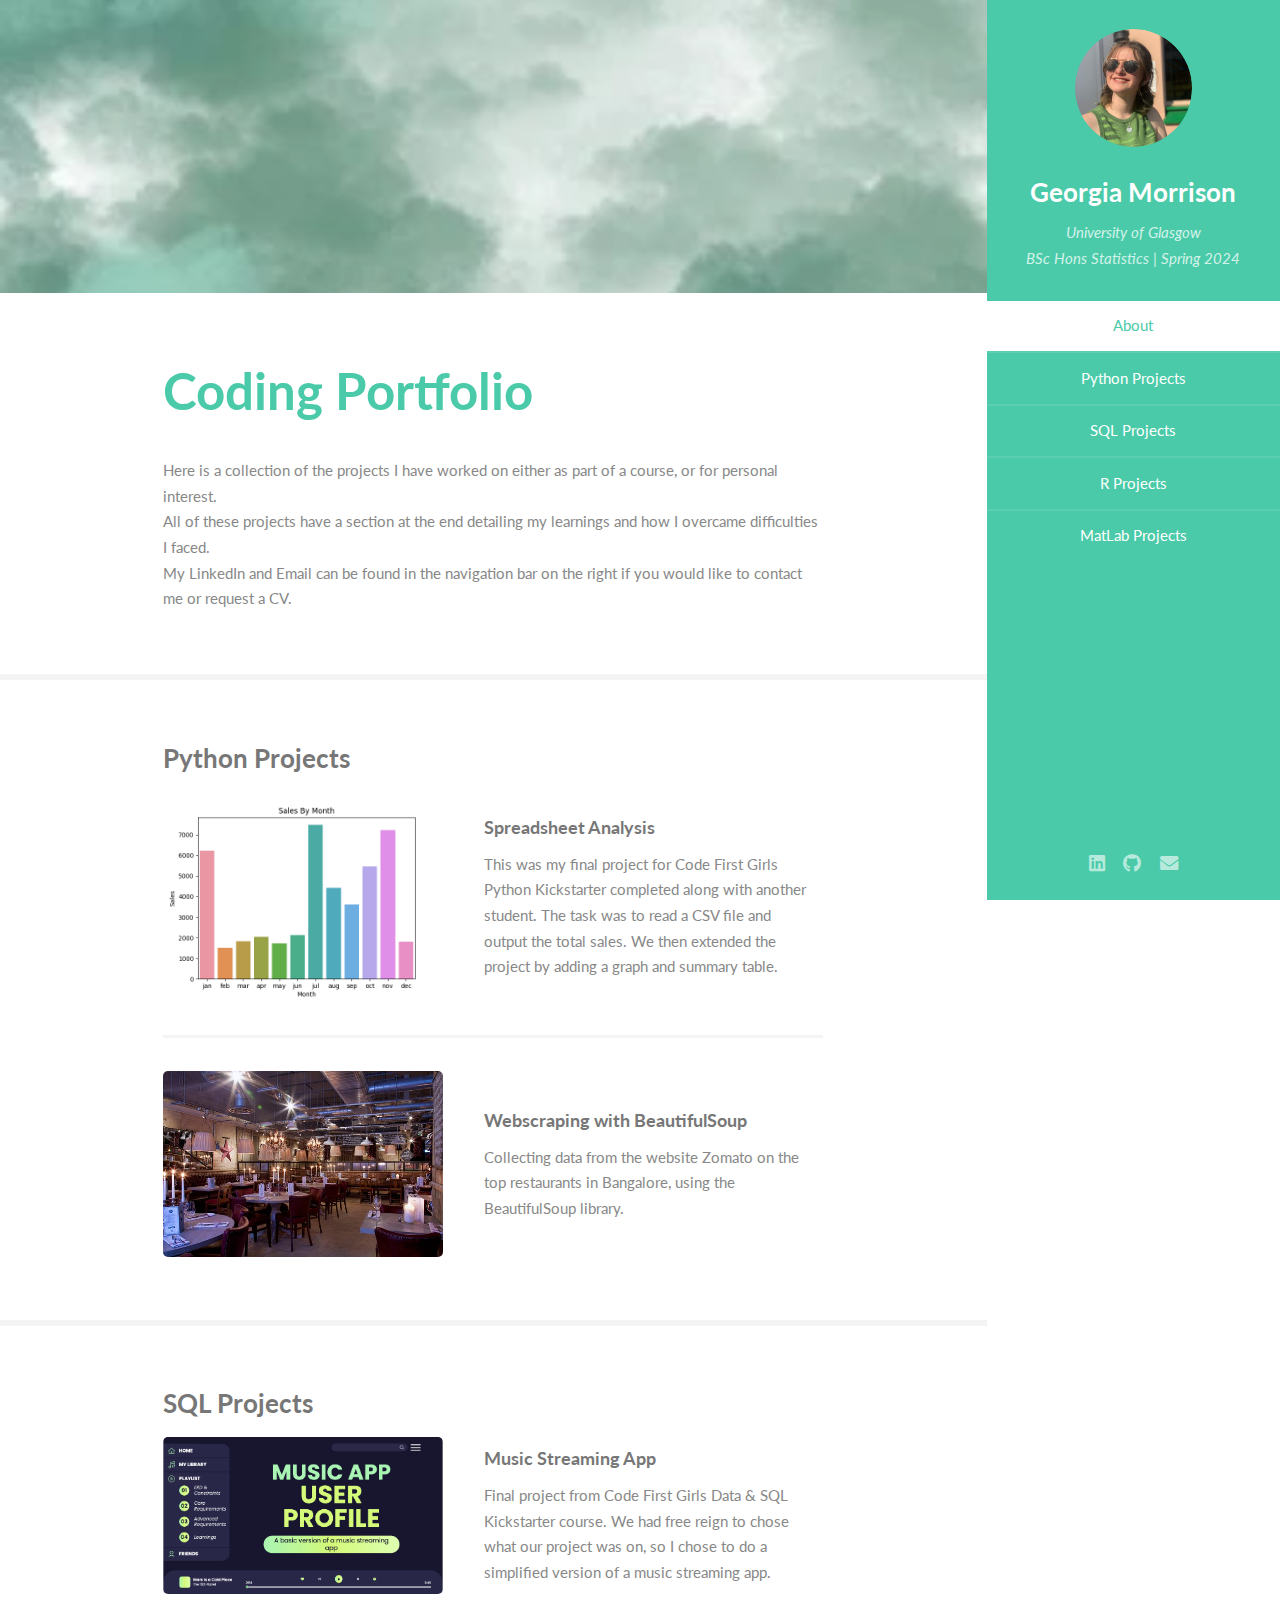
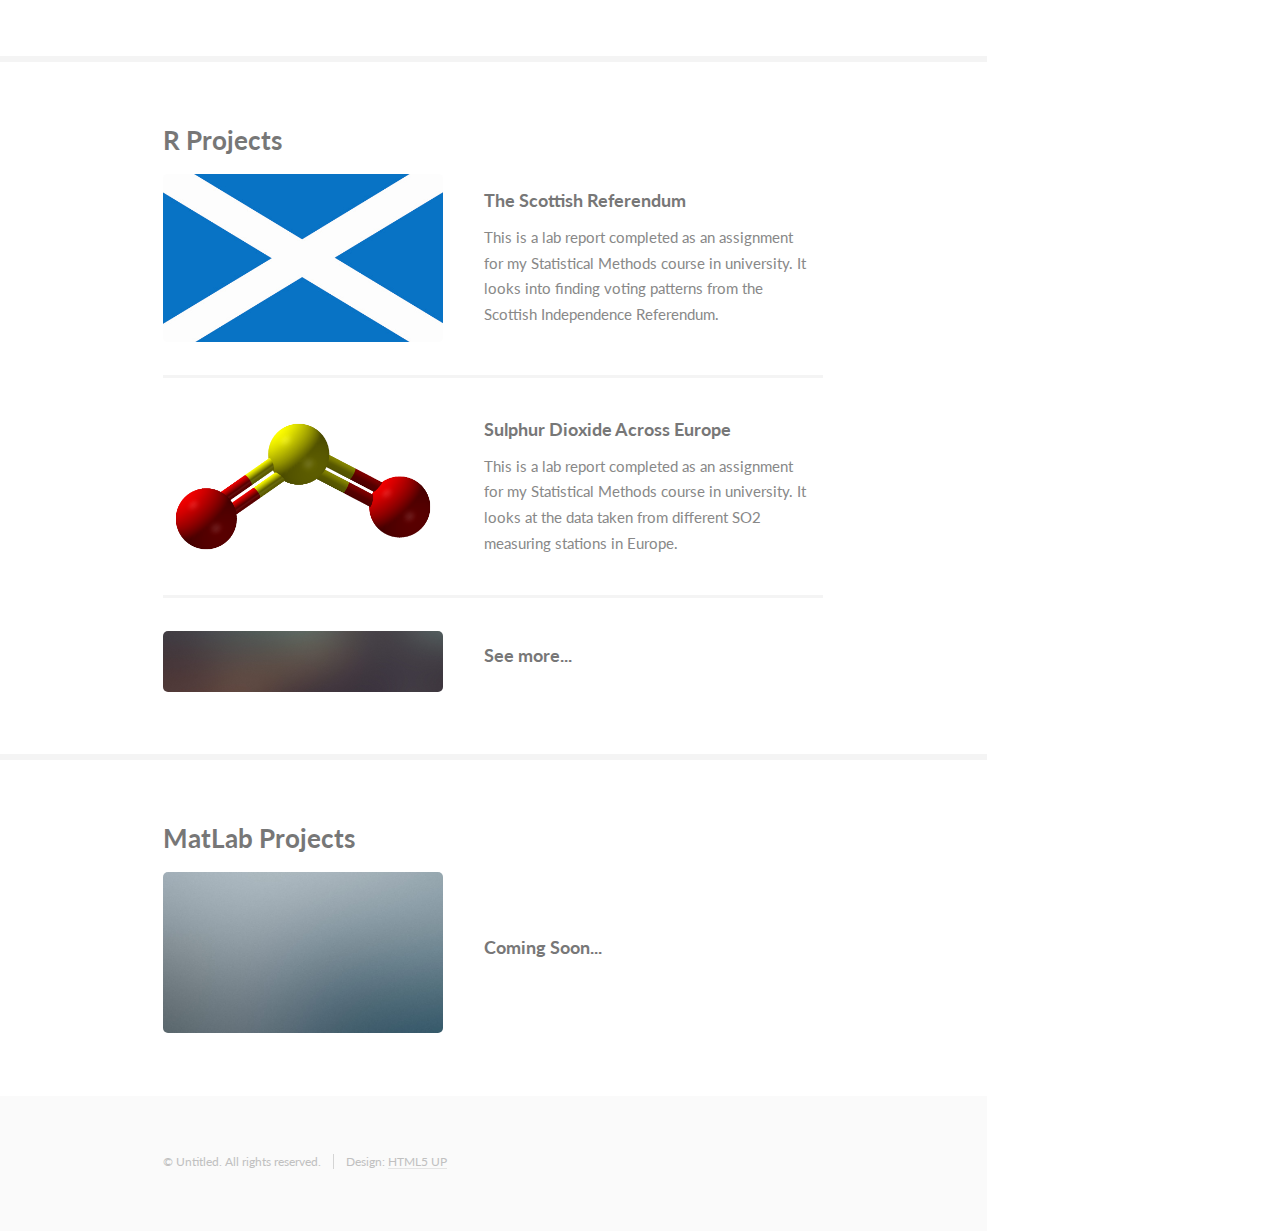
<file: index.html>
<!DOCTYPE HTML>
<!--
	Read Only by HTML5 UP
	html5up.net | @ajlkn
	Free for personal and commercial use under the CCA 3.0 license (html5up.net/license)
-->
<html>
	<head>
		<title>Coding Portfolio</title>
		<meta charset="utf-8" />
		<meta name="viewport" content="width=device-width, initial-scale=1, user-scalable=no" />
		<link rel="stylesheet" href="assets/css/main.css" />
	</head>
	<body class="is-preload">

		<!-- Header -->
			<section id="header">
				<header>
					<span class="image avatar"><img src="images/IMG_6879.jpeg" alt="" /></span>
					<h1 id="logo"><a href="#">Georgia Morrison</a></h1>
					<p>University of Glasgow<br />
					BSc Hons Statistics | Spring 2024</p>
				</header>
				<nav id="nav">
					<ul>
						<li><a href="#one" class="active">About</a></li>
						<li><a href="#two">Python Projects</a></li>
						<li><a href="#three">SQL Projects</a></li>
						<li><a href="#four">R Projects</a></li>
						<li><a href="#five">MatLab Projects</a></li>
					</ul>
				</nav>
				<footer>
					<ul class="icons">
						<li><a href="https://www.linkedin.com/in/georgia-morrison-3302131ba/" class="icon brands fa-linkedin"><span class="label">LinkedIn</span></a></li>
						<li><a href="https://github.com/georgia-morrison" class="icon brands fa-github"><span class="label">Github</span></a></li>
						<li><a href="mailto:georgia.morrison25@icloud.com" class="icon solid fa-envelope"><span class="label">Email</span></a></li>
					</ul>
				</footer>
			</section>

		<!-- Wrapper -->
			<div id="wrapper">

				<!-- Main -->
					<div id="main">

						<!-- One -->
							<section id="one">
								<div class="image main" data-position="center">
									<img src="images/greenclouds.webp" alt="" />
								</div>
								<div class="container">
									<header class="major">
										<h2>Coding Portfolio</h2>
									</header>
									<p>Here is a collection of the projects I have worked on either as part of a course, or for personal interest.<br />
										All of these projects have a section at the end detailing my learnings and how I overcame difficulties I faced.<br />
									
										My LinkedIn and Email can be found in the navigation bar on the right if you would like to contact me or request a CV.</p>
								</div>
							</section>

						<!-- Two -->
							<section id="two">
								<div class="container">
									<h3>Python Projects</h3>
									<div class="features">
										<article>
											<a href="#" class="image"><img src="images/Figure_1.png" alt="" /></a>
											<div class="inner">
												<h4><a href="sales-analysis-cfg.html">Spreadsheet Analysis</a></h4>
												<p>This was my final project for Code First Girls Python Kickstarter completed along with another student. The task was to read a CSV file and output the total sales. We then extended the project by adding a graph and summary table. </p>
											</div>
										</article>
										<article>
											<a href="#" class="image"><img src="images/restaurant.jpg" alt="" /></a>
											<div class="inner">
												<h4><a href='restaurant-info.html'>Webscraping with BeautifulSoup</a></h4>
												<p>Collecting data from the website Zomato on the top restaurants in Bangalore, using the BeautifulSoup library.</p>
											</div>
										</article>
									</ul>
								</div>
							</section>

						<!-- Three -->
							<section id="three">
								<div class="container">
									<h3>SQL Projects</h3>
									<div class="features">
										<article>
											<a href="#" class="image"><img src="images/Music Pres Cover.png" alt="" /></a>
											<div class="inner">
												<h4><a href='music-cfg-sql.html'>Music Streaming App</a></h4>
												<p>Final project from Code First Girls Data & SQL Kickstarter course. We had free reign to chose what our project was on, so I chose to do a simplified version of a music streaming app.</p>
											</div>
									</ul>
								</div>
							</section>

						<!-- Four-->
							<section id="four">
								<div class="container">
									<h3>R Projects</h3>
									<div class="features">
										<article>
											<a href="#" class="image"><img src="images/Saltire.jpg" alt="" /></a>
											<div class="inner">
												<h4><a href='scottish-referendum.html'>The Scottish Referendum</a></h4>
												<p>This is a lab report completed as an assignment for my Statistical Methods course in university. It looks into finding voting patterns from the Scottish Independence Referendum.</p>
											</div>
										</article>
										<article>
											<a href="#" class="image"><img src="images/Sulfur-balls.png" alt="" /></a>
											<div class="inner">
												<h4><a href='sulphur-dioxide.html'>Sulphur Dioxide Across Europe</a></h4>
												<p>This is a lab report completed as an assignment for my Statistical Methods course in university. It looks at the data taken from different SO2 measuring stations in Europe.</p>
											</div>
											</article>
										
										<article>
											<a href="#" class="image"><img src="images/banner.jpg" alt="" /></a>
											<div class="inner">
												<h4><a href='r-projects.html'>See more...</a></h4> 
											<div>
												</article>
									</ul>
									</ul>
									</ul>
								</div>
							</section>

						<!-- Five -->
							<section id="five">
								<div class="container">
									<h3>MatLab Projects</h3>
									<div class="features">
										<article>
											<a href="#" class="image"><img src="images/pic01.jpg" alt="" /></a>
											<div class="inner">
												<h4>Coming Soon...</h4>
												<p></p>
											</div>
									</ul>
								</div>
							</section>

			

						<!-- Five -->
						<!--
							<section id="five">
								<div class="container">
									<h3>Elements</h3>

									<section>
										<h4>Text</h4>
										<p>This is <b>bold</b> and this is <strong>strong</strong>. This is <i>italic</i> and this is <em>emphasized</em>.
										This is <sup>superscript</sup> text and this is <sub>subscript</sub> text.
										This is <u>underlined</u> and this is code: <code>for (;;) { ... }</code>. Finally, <a href="#">this is a link</a>.</p>
										<hr />
										<header>
											<h4>Heading with a Subtitle</h4>
											<p>Lorem ipsum dolor sit amet nullam id egestas urna aliquam</p>
										</header>
										<p>Nunc lacinia ante nunc ac lobortis. Interdum adipiscing gravida odio porttitor sem non mi integer non faucibus ornare mi ut ante amet placerat aliquet. Volutpat eu sed ante lacinia sapien lorem accumsan varius montes viverra nibh in adipiscing blandit tempus accumsan.</p>
										<header>
											<h5>Heading with a Subtitle</h5>
											<p>Lorem ipsum dolor sit amet nullam id egestas urna aliquam</p>
										</header>
										<p>Nunc lacinia ante nunc ac lobortis. Interdum adipiscing gravida odio porttitor sem non mi integer non faucibus ornare mi ut ante amet placerat aliquet. Volutpat eu sed ante lacinia sapien lorem accumsan varius montes viverra nibh in adipiscing blandit tempus accumsan.</p>
										<hr />
										<h2>Heading Level 2</h2>
										<h3>Heading Level 3</h3>
										<h4>Heading Level 4</h4>
										<h5>Heading Level 5</h5>
										<h6>Heading Level 6</h6>
										<hr />
										<h5>Blockquote</h5>
										<blockquote>Fringilla nisl. Donec accumsan interdum nisi, quis tincidunt felis sagittis eget tempus euismod. Vestibulum ante ipsum primis in faucibus vestibulum. Blandit adipiscing eu felis iaculis volutpat ac adipiscing accumsan faucibus. Vestibulum ante ipsum primis in faucibus lorem ipsum dolor sit amet nullam adipiscing eu felis.</blockquote>
										<h5>Preformatted</h5>
										<pre><code>i = 0;

while (!deck.isInOrder()) {
    print 'Iteration ' + i;
    deck.shuffle();
    i++;
}

print 'It took ' + i + ' iterations to sort the deck.';</code></pre>
									</section>

									<section>
										<h4>Lists</h4>
										<div class="row">
											<div class="col-6 col-12-xsmall">
												<h5>Unordered</h5>
												<ul>
													<li>Dolor pulvinar etiam magna etiam.</li>
													<li>Sagittis adipiscing lorem eleifend.</li>
													<li>Felis enim feugiat dolore viverra.</li>
												</ul>
												<h5>Alternate</h5>
												<ul class="alt">
													<li>Dolor pulvinar etiam magna etiam.</li>
													<li>Sagittis adipiscing lorem eleifend.</li>
													<li>Felis enim feugiat dolore viverra.</li>
												</ul>
											</div>
											<div class="col-6 col-12-xsmall">
												<h5>Ordered</h5>
												<ol>
													<li>Dolor pulvinar etiam magna etiam.</li>
													<li>Etiam vel felis at lorem sed viverra.</li>
													<li>Felis enim feugiat dolore viverra.</li>
													<li>Dolor pulvinar etiam magna etiam.</li>
													<li>Etiam vel felis at lorem sed viverra.</li>
													<li>Felis enim feugiat dolore viverra.</li>
												</ol>
												<h5>Icons</h5>
												<ul class="icons">
													<li><a href="#" class="icon brands fa-twitter"><span class="label">Twitter</span></a></li>
													<li><a href="#" class="icon brands fa-facebook-f"><span class="label">Facebook</span></a></li>
													<li><a href="#" class="icon brands fa-instagram"><span class="label">Instagram</span></a></li>
													<li><a href="#" class="icon brands fa-github"><span class="label">Github</span></a></li>
													<li><a href="#" class="icon brands fa-dribbble"><span class="label">Dribbble</span></a></li>
													<li><a href="#" class="icon brands fa-tumblr"><span class="label">Tumblr</span></a></li>
												</ul>
											</div>
										</div>
										<h5>Actions</h5>
										<ul class="actions">
											<li><a href="#" class="button primary">Default</a></li>
											<li><a href="#" class="button">Default</a></li>
											<li><a href="#" class="button alt">Default</a></li>
										</ul>
										<ul class="actions small">
											<li><a href="#" class="button primary small">Small</a></li>
											<li><a href="#" class="button small">Small</a></li>
											<li><a href="#" class="button alt small">Small</a></li>
										</ul>
										<div class="row">
											<div class="col-3 col-6-medium col-12-xsmall">
												<ul class="actions stacked">
													<li><a href="#" class="button primary">Default</a></li>
													<li><a href="#" class="button">Default</a></li>
													<li><a href="#" class="button alt">Default</a></li>
												</ul>
											</div>
											<div class="col-3 col-6 col-12-xsmall">
												<ul class="actions stacked">
													<li><a href="#" class="button primary small">Small</a></li>
													<li><a href="#" class="button small">Small</a></li>
													<li><a href="#" class="button alt small">Small</a></li>
												</ul>
											</div>
											<div class="col-3 col-6-medium col-12-xsmall">
												<ul class="actions stacked">
													<li><a href="#" class="button primary fit">Default</a></li>
													<li><a href="#" class="button fit">Default</a></li>
													<li><a href="#" class="button alt fit">Default</a></li>
												</ul>
											</div>
											<div class="col-3 col-6-medium col-12-xsmall">
												<ul class="actions stacked">
													<li><a href="#" class="button primary small fit">Small</a></li>
													<li><a href="#" class="button small fit">Small</a></li>
													<li><a href="#" class="button alt small fit">Small</a></li>
												</ul>
											</div>
										</div>
									</section>

									<section>
										<h4>Table</h4>
										<h5>Default</h5>
										<div class="table-wrapper">
											<table>
												<thead>
													<tr>
														<th>Name</th>
														<th>Description</th>
														<th>Price</th>
													</tr>
												</thead>
												<tbody>
													<tr>
														<td>Item One</td>
														<td>Ante turpis integer aliquet porttitor.</td>
														<td>29.99</td>
													</tr>
													<tr>
														<td>Item Two</td>
														<td>Vis ac commodo adipiscing arcu aliquet.</td>
														<td>19.99</td>
													</tr>
													<tr>
														<td>Item Three</td>
														<td> Morbi faucibus arcu accumsan lorem.</td>
														<td>29.99</td>
													</tr>
													<tr>
														<td>Item Four</td>
														<td>Vitae integer tempus condimentum.</td>
														<td>19.99</td>
													</tr>
													<tr>
														<td>Item Five</td>
														<td>Ante turpis integer aliquet porttitor.</td>
														<td>29.99</td>
													</tr>
												</tbody>
												<tfoot>
													<tr>
														<td colspan="2"></td>
														<td>100.00</td>
													</tr>
												</tfoot>
											</table>
										</div>

										<h5>Alternate</h5>
										<div class="table-wrapper">
											<table class="alt">
												<thead>
													<tr>
														<th>Name</th>
														<th>Description</th>
														<th>Price</th>
													</tr>
												</thead>
												<tbody>
													<tr>
														<td>Item One</td>
														<td>Ante turpis integer aliquet porttitor.</td>
														<td>29.99</td>
													</tr>
													<tr>
														<td>Item Two</td>
														<td>Vis ac commodo adipiscing arcu aliquet.</td>
														<td>19.99</td>
													</tr>
													<tr>
														<td>Item Three</td>
														<td> Morbi faucibus arcu accumsan lorem.</td>
														<td>29.99</td>
													</tr>
													<tr>
														<td>Item Four</td>
														<td>Vitae integer tempus condimentum.</td>
														<td>19.99</td>
													</tr>
													<tr>
														<td>Item Five</td>
														<td>Ante turpis integer aliquet porttitor.</td>
														<td>29.99</td>
													</tr>
												</tbody>
												<tfoot>
													<tr>
														<td colspan="2"></td>
														<td>100.00</td>
													</tr>
												</tfoot>
											</table>
										</div>
									</section>

									<section>
										<h4>Buttons</h4>
										<ul class="actions">
											<li><a href="#" class="button primary">Primary</a></li>
											<li><a href="#" class="button">Default</a></li>
											<li><a href="#" class="button alt">Alternate</a></li>
										</ul>
										<ul class="actions">
											<li><a href="#" class="button primary large">Large</a></li>
											<li><a href="#" class="button">Default</a></li>
											<li><a href="#" class="button alt small">Small</a></li>
										</ul>
										<ul class="actions fit">
											<li><a href="#" class="button primary fit">Fit</a></li>
											<li><a href="#" class="button fit">Fit</a></li>
											<li><a href="#" class="button alt fit">Fit</a></li>
										</ul>
										<ul class="actions fit small">
											<li><a href="#" class="button primary fit small">Fit + Small</a></li>
											<li><a href="#" class="button fit small">Fit + Small</a></li>
											<li><a href="#" class="button alt fit small">Fit + Small</a></li>
										</ul>
										<ul class="actions">
											<li><a href="#" class="button primary icon solid fa-download">Icon</a></li>
											<li><a href="#" class="button icon solid fa-download">Icon</a></li>
											<li><a href="#" class="button alt icon solid fa-check">Icon</a></li>
										</ul>
										<ul class="actions">
											<li><span class="button primary disabled">Primary</span></li>
											<li><span class="button disabled">Default</span></li>
											<li><span class="button alt disabled">Alternate</span></li>
										</ul>
									</section>

									<section>
										<h4>Form</h4>
										<form method="post" action="#">
											<div class="row gtr-uniform">
												<div class="col-6 col-12-xsmall">
													<input type="text" name="demo-name" id="demo-name" value="" placeholder="Name" />
												</div>
												<div class="col-6 col-12-xsmall">
													<input type="email" name="demo-email" id="demo-email" value="" placeholder="Email" />
												</div>
												<div class="col-12">
													<select name="demo-category" id="demo-category">
														<option value="">- Category -</option>
														<option value="1">Manufacturing</option>
														<option value="1">Shipping</option>
														<option value="1">Administration</option>
														<option value="1">Human Resources</option>
													</select>
												</div>
												<div class="col-4 col-12-medium">
													<input type="radio" id="demo-priority-low" name="demo-priority" checked>
													<label for="demo-priority-low">Low Priority</label>
												</div>
												<div class="col-4 col-12-medium">
													<input type="radio" id="demo-priority-normal" name="demo-priority">
													<label for="demo-priority-normal">Normal Priority</label>
												</div>
												<div class="col-4 col-12-medium">
													<input type="radio" id="demo-priority-high" name="demo-priority">
													<label for="demo-priority-high">High Priority</label>
												</div>
												<div class="col-6 col-12-medium">
													<input type="checkbox" id="demo-copy" name="demo-copy">
													<label for="demo-copy">Email me a copy of this message</label>
												</div>
												<div class="col-6 col-12-medium">
													<input type="checkbox" id="demo-human" name="demo-human" checked>
													<label for="demo-human">I am a human and not a robot</label>
												</div>
												<div class="col-12">
													<textarea name="demo-message" id="demo-message" placeholder="Enter your message" rows="6"></textarea>
												</div>
												<div class="col-12">
													<ul class="actions">
														<li><input type="submit" value="Send Message" /></li>
														<li><input type="reset" value="Reset" class="alt" /></li>
													</ul>
												</div>
											</div>
										</form>
									</section>

									<section>
										<h4>Image</h4>
										<h5>Fit</h5>
										<span class="image fit"><img src="images/banner.jpg" alt="" /></span>
										<div class="box alt">
											<div class="row gtr-50 gtr-uniform">
												<div class="col-4"><span class="image fit"><img src="images/pic01.jpg" alt="" /></span></div>
												<div class="col-4"><span class="image fit"><img src="images/pic02.jpg" alt="" /></span></div>
												<div class="col-4"><span class="image fit"><img src="images/pic03.jpg" alt="" /></span></div>
												<div class="col-4"><span class="image fit"><img src="images/pic02.jpg" alt="" /></span></div>
												<div class="col-4"><span class="image fit"><img src="images/pic03.jpg" alt="" /></span></div>
												<div class="col-4"><span class="image fit"><img src="images/pic01.jpg" alt="" /></span></div>
												<div class="col-4"><span class="image fit"><img src="images/pic03.jpg" alt="" /></span></div>
												<div class="col-4"><span class="image fit"><img src="images/pic01.jpg" alt="" /></span></div>
												<div class="col-4"><span class="image fit"><img src="images/pic02.jpg" alt="" /></span></div>
											</div>
										</div>
										<h5>Left &amp; Right</h5>
										<p><span class="image left"><img src="images/avatar.jpg" alt="" /></span>Fringilla nisl. Donec accumsan interdum nisi, quis tincidunt felis sagittis eget. tempus euismod. Vestibulum ante ipsum primis in faucibus vestibulum. Blandit adipiscing eu felis iaculis volutpat ac adipiscing accumsan eu faucibus. Integer ac pellentesque praesent tincidunt felis sagittis eget. tempus euismod. Vestibulum ante ipsum primis in faucibus vestibulum. Blandit adipiscing eu felis iaculis volutpat ac adipiscing accumsan eu faucibus. Integer ac pellentesque praesent. Donec accumsan interdum nisi, quis tincidunt felis sagittis eget. tempus euismod. Vestibulum ante ipsum primis in faucibus vestibulum. Blandit adipiscing eu felis iaculis volutpat ac adipiscing accumsan eu faucibus. Integer ac pellentesque praesent tincidunt felis sagittis eget. tempus euismod. Vestibulum ante ipsum primis in faucibus vestibulum. Blandit adipiscing eu felis iaculis volutpat ac adipiscing accumsan eu faucibus. Integer ac pellentesque praesent.</p>
										<p><span class="image right"><img src="images/avatar.jpg" alt="" /></span>Fringilla nisl. Donec accumsan interdum nisi, quis tincidunt felis sagittis eget. tempus euismod. Vestibulum ante ipsum primis in faucibus vestibulum. Blandit adipiscing eu felis iaculis volutpat ac adipiscing accumsan eu faucibus. Integer ac pellentesque praesent tincidunt felis sagittis eget. tempus euismod. Vestibulum ante ipsum primis in faucibus vestibulum. Blandit adipiscing eu felis iaculis volutpat ac adipiscing accumsan eu faucibus. Integer ac pellentesque praesent. Donec accumsan interdum nisi, quis tincidunt felis sagittis eget. tempus euismod. Vestibulum ante ipsum primis in faucibus vestibulum. Blandit adipiscing eu felis iaculis volutpat ac adipiscing accumsan eu faucibus. Integer ac pellentesque praesent tincidunt felis sagittis eget. tempus euismod. Vestibulum ante ipsum primis in faucibus vestibulum. Blandit adipiscing eu felis iaculis volutpat ac adipiscing accumsan eu faucibus. Integer ac pellentesque praesent.</p>
									</section>

								</div>
							</section>
						-->

					</div>

				<!-- Footer -->
					<section id="footer">
						<div class="container">
							<ul class="copyright">
								<li>&copy; Untitled. All rights reserved.</li><li>Design: <a href="http://html5up.net">HTML5 UP</a></li>
							</ul>
						</div>
					</section>

			</div>

		<!-- Scripts -->
			<script src="assets/js/jquery.min.js"></script>
			<script src="assets/js/jquery.scrollex.min.js"></script>
			<script src="assets/js/jquery.scrolly.min.js"></script>
			<script src="assets/js/browser.min.js"></script>
			<script src="assets/js/breakpoints.min.js"></script>
			<script src="assets/js/util.js"></script>
			<script src="assets/js/main.js"></script>

	</body>
</html>
</file>
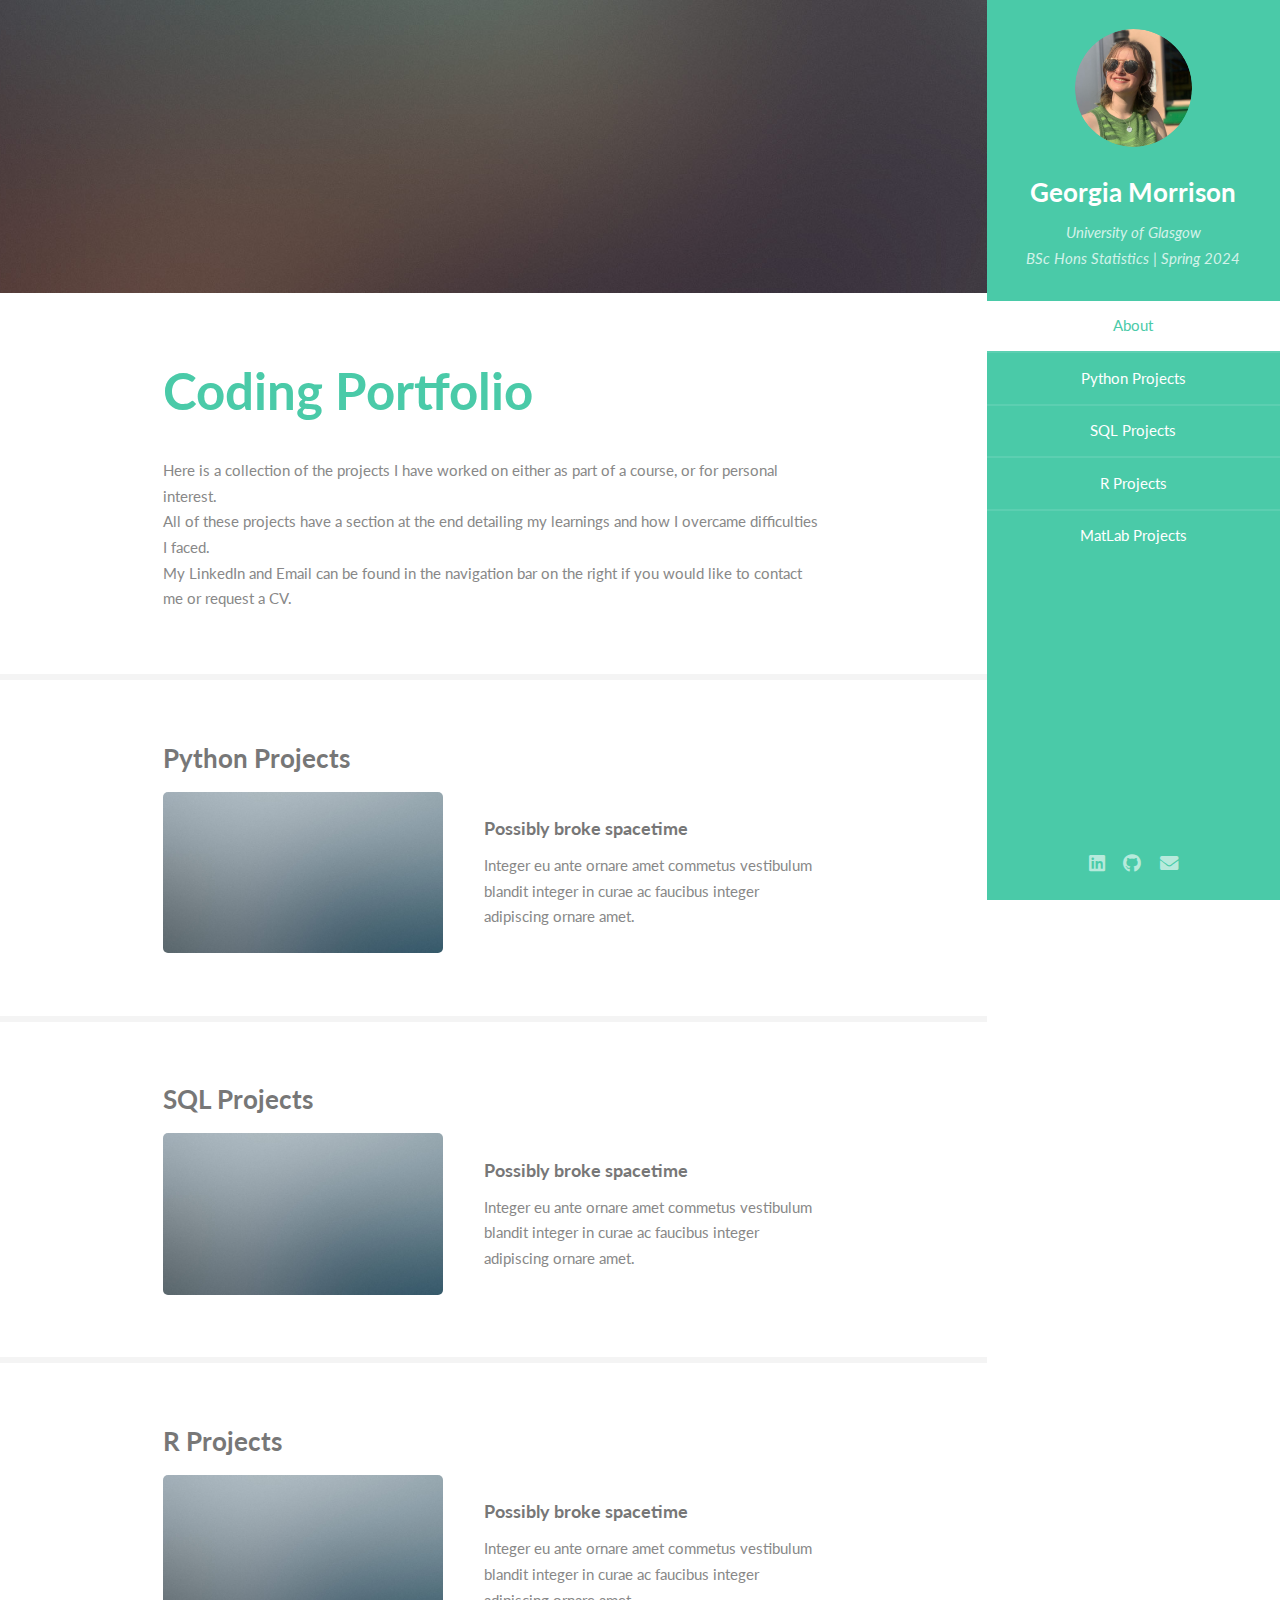
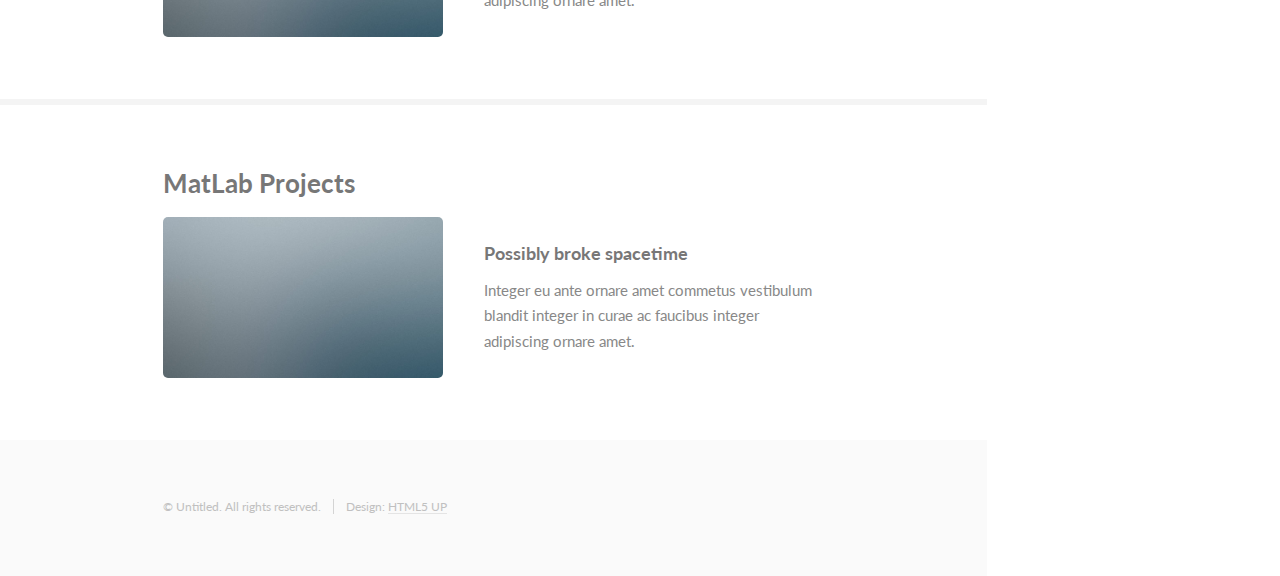
<file: html5up-read-only/index.html>
<!DOCTYPE HTML>
<!--
	Read Only by HTML5 UP
	html5up.net | @ajlkn
	Free for personal and commercial use under the CCA 3.0 license (html5up.net/license)
-->
<html>
	<head>
		<title>Coding Portfolio</title>
		<meta charset="utf-8" />
		<meta name="viewport" content="width=device-width, initial-scale=1, user-scalable=no" />
		<link rel="stylesheet" href="assets/css/main.css" />
	</head>
	<body class="is-preload">

		<!-- Header -->
			<section id="header">
				<header>
					<span class="image avatar"><img src="images/IMG_6879.jpeg" alt="" /></span>
					<h1 id="logo"><a href="#">Georgia Morrison</a></h1>
					<p>University of Glasgow<br />
					BSc Hons Statistics | Spring 2024</p>
				</header>
				<nav id="nav">
					<ul>
						<li><a href="#one" class="active">About</a></li>
						<li><a href="#two">Python Projects</a></li>
						<li><a href="#three">SQL Projects</a></li>
						<li><a href="#four">R Projects</a></li>
						<li><a href="#five">MatLab Projects</a></li>
					</ul>
				</nav>
				<footer>
					<ul class="icons">
						<li><a href="https://www.linkedin.com/in/georgia-morrison-3302131ba/" class="icon brands fa-linkedin"><span class="label">LinkedIn</span></a></li>
						<li><a href="https://github.com/georgia-morrison" class="icon brands fa-github"><span class="label">Github</span></a></li>
						<li><a href="mailto:georgia.morrison25@icloud.com" class="icon solid fa-envelope"><span class="label">Email</span></a></li>
					</ul>
				</footer>
			</section>

		<!-- Wrapper -->
			<div id="wrapper">

				<!-- Main -->
					<div id="main">

						<!-- One -->
							<section id="one">
								<div class="image main" data-position="center">
									<img src="images/banner.jpg" alt="" />
								</div>
								<div class="container">
									<header class="major">
										<h2>Coding Portfolio</h2>
									</header>
									<p>Here is a collection of the projects I have worked on either as part of a course, or for personal interest.<br />
										All of these projects have a section at the end detailing my learnings and how I overcame difficulties I faced.<br />
									
										My LinkedIn and Email can be found in the navigation bar on the right if you would like to contact me or request a CV.</p>
								</div>
							</section>

						<!-- Two -->
							<section id="two">
								<div class="container">
									<h3>Python Projects</h3>
									<div class="features">
										<article>
											<a href="#" class="image"><img src="images/pic01.jpg" alt="" /></a>
											<div class="inner">
												<h4>Possibly broke spacetime</h4>
												<p>Integer eu ante ornare amet commetus vestibulum blandit integer in curae ac faucibus integer adipiscing ornare amet.</p>
											</div>
									</ul>
								</div>
							</section>

						<!-- Three -->
						<section id="two">
							<div class="container">
								<h3>SQL Projects</h3>
								<div class="features">
									<article>
										<a href="#" class="image"><img src="images/pic01.jpg" alt="" /></a>
										<div class="inner">
											<h4>Possibly broke spacetime</h4>
											<p>Integer eu ante ornare amet commetus vestibulum blandit integer in curae ac faucibus integer adipiscing ornare amet.</p>
										</div>
								</ul>
							</div>
						</section>

						<!-- Four-->
							<section id="two">
								<div class="container">
									<h3>R Projects</h3>
									<div class="features">
										<article>
											<a href="#" class="image"><img src="images/pic01.jpg" alt="" /></a>
											<div class="inner">
												<h4>Possibly broke spacetime</h4>
												<p>Integer eu ante ornare amet commetus vestibulum blandit integer in curae ac faucibus integer adipiscing ornare amet.</p>
											</div>
									</ul>
								</div>
							</section>

						<!-- Five -->
							<section id="two">
								<div class="container">
									<h3>MatLab Projects</h3>
									<div class="features">
										<article>
											<a href="#" class="image"><img src="images/pic01.jpg" alt="" /></a>
											<div class="inner">
												<h4>Possibly broke spacetime</h4>
												<p>Integer eu ante ornare amet commetus vestibulum blandit integer in curae ac faucibus integer adipiscing ornare amet.</p>
											</div>
									</ul>
								</div>
							</section>

			

						<!-- Five -->
						<!--
							<section id="five">
								<div class="container">
									<h3>Elements</h3>

									<section>
										<h4>Text</h4>
										<p>This is <b>bold</b> and this is <strong>strong</strong>. This is <i>italic</i> and this is <em>emphasized</em>.
										This is <sup>superscript</sup> text and this is <sub>subscript</sub> text.
										This is <u>underlined</u> and this is code: <code>for (;;) { ... }</code>. Finally, <a href="#">this is a link</a>.</p>
										<hr />
										<header>
											<h4>Heading with a Subtitle</h4>
											<p>Lorem ipsum dolor sit amet nullam id egestas urna aliquam</p>
										</header>
										<p>Nunc lacinia ante nunc ac lobortis. Interdum adipiscing gravida odio porttitor sem non mi integer non faucibus ornare mi ut ante amet placerat aliquet. Volutpat eu sed ante lacinia sapien lorem accumsan varius montes viverra nibh in adipiscing blandit tempus accumsan.</p>
										<header>
											<h5>Heading with a Subtitle</h5>
											<p>Lorem ipsum dolor sit amet nullam id egestas urna aliquam</p>
										</header>
										<p>Nunc lacinia ante nunc ac lobortis. Interdum adipiscing gravida odio porttitor sem non mi integer non faucibus ornare mi ut ante amet placerat aliquet. Volutpat eu sed ante lacinia sapien lorem accumsan varius montes viverra nibh in adipiscing blandit tempus accumsan.</p>
										<hr />
										<h2>Heading Level 2</h2>
										<h3>Heading Level 3</h3>
										<h4>Heading Level 4</h4>
										<h5>Heading Level 5</h5>
										<h6>Heading Level 6</h6>
										<hr />
										<h5>Blockquote</h5>
										<blockquote>Fringilla nisl. Donec accumsan interdum nisi, quis tincidunt felis sagittis eget tempus euismod. Vestibulum ante ipsum primis in faucibus vestibulum. Blandit adipiscing eu felis iaculis volutpat ac adipiscing accumsan faucibus. Vestibulum ante ipsum primis in faucibus lorem ipsum dolor sit amet nullam adipiscing eu felis.</blockquote>
										<h5>Preformatted</h5>
										<pre><code>i = 0;

while (!deck.isInOrder()) {
    print 'Iteration ' + i;
    deck.shuffle();
    i++;
}

print 'It took ' + i + ' iterations to sort the deck.';</code></pre>
									</section>

									<section>
										<h4>Lists</h4>
										<div class="row">
											<div class="col-6 col-12-xsmall">
												<h5>Unordered</h5>
												<ul>
													<li>Dolor pulvinar etiam magna etiam.</li>
													<li>Sagittis adipiscing lorem eleifend.</li>
													<li>Felis enim feugiat dolore viverra.</li>
												</ul>
												<h5>Alternate</h5>
												<ul class="alt">
													<li>Dolor pulvinar etiam magna etiam.</li>
													<li>Sagittis adipiscing lorem eleifend.</li>
													<li>Felis enim feugiat dolore viverra.</li>
												</ul>
											</div>
											<div class="col-6 col-12-xsmall">
												<h5>Ordered</h5>
												<ol>
													<li>Dolor pulvinar etiam magna etiam.</li>
													<li>Etiam vel felis at lorem sed viverra.</li>
													<li>Felis enim feugiat dolore viverra.</li>
													<li>Dolor pulvinar etiam magna etiam.</li>
													<li>Etiam vel felis at lorem sed viverra.</li>
													<li>Felis enim feugiat dolore viverra.</li>
												</ol>
												<h5>Icons</h5>
												<ul class="icons">
													<li><a href="#" class="icon brands fa-twitter"><span class="label">Twitter</span></a></li>
													<li><a href="#" class="icon brands fa-facebook-f"><span class="label">Facebook</span></a></li>
													<li><a href="#" class="icon brands fa-instagram"><span class="label">Instagram</span></a></li>
													<li><a href="#" class="icon brands fa-github"><span class="label">Github</span></a></li>
													<li><a href="#" class="icon brands fa-dribbble"><span class="label">Dribbble</span></a></li>
													<li><a href="#" class="icon brands fa-tumblr"><span class="label">Tumblr</span></a></li>
												</ul>
											</div>
										</div>
										<h5>Actions</h5>
										<ul class="actions">
											<li><a href="#" class="button primary">Default</a></li>
											<li><a href="#" class="button">Default</a></li>
											<li><a href="#" class="button alt">Default</a></li>
										</ul>
										<ul class="actions small">
											<li><a href="#" class="button primary small">Small</a></li>
											<li><a href="#" class="button small">Small</a></li>
											<li><a href="#" class="button alt small">Small</a></li>
										</ul>
										<div class="row">
											<div class="col-3 col-6-medium col-12-xsmall">
												<ul class="actions stacked">
													<li><a href="#" class="button primary">Default</a></li>
													<li><a href="#" class="button">Default</a></li>
													<li><a href="#" class="button alt">Default</a></li>
												</ul>
											</div>
											<div class="col-3 col-6 col-12-xsmall">
												<ul class="actions stacked">
													<li><a href="#" class="button primary small">Small</a></li>
													<li><a href="#" class="button small">Small</a></li>
													<li><a href="#" class="button alt small">Small</a></li>
												</ul>
											</div>
											<div class="col-3 col-6-medium col-12-xsmall">
												<ul class="actions stacked">
													<li><a href="#" class="button primary fit">Default</a></li>
													<li><a href="#" class="button fit">Default</a></li>
													<li><a href="#" class="button alt fit">Default</a></li>
												</ul>
											</div>
											<div class="col-3 col-6-medium col-12-xsmall">
												<ul class="actions stacked">
													<li><a href="#" class="button primary small fit">Small</a></li>
													<li><a href="#" class="button small fit">Small</a></li>
													<li><a href="#" class="button alt small fit">Small</a></li>
												</ul>
											</div>
										</div>
									</section>

									<section>
										<h4>Table</h4>
										<h5>Default</h5>
										<div class="table-wrapper">
											<table>
												<thead>
													<tr>
														<th>Name</th>
														<th>Description</th>
														<th>Price</th>
													</tr>
												</thead>
												<tbody>
													<tr>
														<td>Item One</td>
														<td>Ante turpis integer aliquet porttitor.</td>
														<td>29.99</td>
													</tr>
													<tr>
														<td>Item Two</td>
														<td>Vis ac commodo adipiscing arcu aliquet.</td>
														<td>19.99</td>
													</tr>
													<tr>
														<td>Item Three</td>
														<td> Morbi faucibus arcu accumsan lorem.</td>
														<td>29.99</td>
													</tr>
													<tr>
														<td>Item Four</td>
														<td>Vitae integer tempus condimentum.</td>
														<td>19.99</td>
													</tr>
													<tr>
														<td>Item Five</td>
														<td>Ante turpis integer aliquet porttitor.</td>
														<td>29.99</td>
													</tr>
												</tbody>
												<tfoot>
													<tr>
														<td colspan="2"></td>
														<td>100.00</td>
													</tr>
												</tfoot>
											</table>
										</div>

										<h5>Alternate</h5>
										<div class="table-wrapper">
											<table class="alt">
												<thead>
													<tr>
														<th>Name</th>
														<th>Description</th>
														<th>Price</th>
													</tr>
												</thead>
												<tbody>
													<tr>
														<td>Item One</td>
														<td>Ante turpis integer aliquet porttitor.</td>
														<td>29.99</td>
													</tr>
													<tr>
														<td>Item Two</td>
														<td>Vis ac commodo adipiscing arcu aliquet.</td>
														<td>19.99</td>
													</tr>
													<tr>
														<td>Item Three</td>
														<td> Morbi faucibus arcu accumsan lorem.</td>
														<td>29.99</td>
													</tr>
													<tr>
														<td>Item Four</td>
														<td>Vitae integer tempus condimentum.</td>
														<td>19.99</td>
													</tr>
													<tr>
														<td>Item Five</td>
														<td>Ante turpis integer aliquet porttitor.</td>
														<td>29.99</td>
													</tr>
												</tbody>
												<tfoot>
													<tr>
														<td colspan="2"></td>
														<td>100.00</td>
													</tr>
												</tfoot>
											</table>
										</div>
									</section>

									<section>
										<h4>Buttons</h4>
										<ul class="actions">
											<li><a href="#" class="button primary">Primary</a></li>
											<li><a href="#" class="button">Default</a></li>
											<li><a href="#" class="button alt">Alternate</a></li>
										</ul>
										<ul class="actions">
											<li><a href="#" class="button primary large">Large</a></li>
											<li><a href="#" class="button">Default</a></li>
											<li><a href="#" class="button alt small">Small</a></li>
										</ul>
										<ul class="actions fit">
											<li><a href="#" class="button primary fit">Fit</a></li>
											<li><a href="#" class="button fit">Fit</a></li>
											<li><a href="#" class="button alt fit">Fit</a></li>
										</ul>
										<ul class="actions fit small">
											<li><a href="#" class="button primary fit small">Fit + Small</a></li>
											<li><a href="#" class="button fit small">Fit + Small</a></li>
											<li><a href="#" class="button alt fit small">Fit + Small</a></li>
										</ul>
										<ul class="actions">
											<li><a href="#" class="button primary icon solid fa-download">Icon</a></li>
											<li><a href="#" class="button icon solid fa-download">Icon</a></li>
											<li><a href="#" class="button alt icon solid fa-check">Icon</a></li>
										</ul>
										<ul class="actions">
											<li><span class="button primary disabled">Primary</span></li>
											<li><span class="button disabled">Default</span></li>
											<li><span class="button alt disabled">Alternate</span></li>
										</ul>
									</section>

									<section>
										<h4>Form</h4>
										<form method="post" action="#">
											<div class="row gtr-uniform">
												<div class="col-6 col-12-xsmall">
													<input type="text" name="demo-name" id="demo-name" value="" placeholder="Name" />
												</div>
												<div class="col-6 col-12-xsmall">
													<input type="email" name="demo-email" id="demo-email" value="" placeholder="Email" />
												</div>
												<div class="col-12">
													<select name="demo-category" id="demo-category">
														<option value="">- Category -</option>
														<option value="1">Manufacturing</option>
														<option value="1">Shipping</option>
														<option value="1">Administration</option>
														<option value="1">Human Resources</option>
													</select>
												</div>
												<div class="col-4 col-12-medium">
													<input type="radio" id="demo-priority-low" name="demo-priority" checked>
													<label for="demo-priority-low">Low Priority</label>
												</div>
												<div class="col-4 col-12-medium">
													<input type="radio" id="demo-priority-normal" name="demo-priority">
													<label for="demo-priority-normal">Normal Priority</label>
												</div>
												<div class="col-4 col-12-medium">
													<input type="radio" id="demo-priority-high" name="demo-priority">
													<label for="demo-priority-high">High Priority</label>
												</div>
												<div class="col-6 col-12-medium">
													<input type="checkbox" id="demo-copy" name="demo-copy">
													<label for="demo-copy">Email me a copy of this message</label>
												</div>
												<div class="col-6 col-12-medium">
													<input type="checkbox" id="demo-human" name="demo-human" checked>
													<label for="demo-human">I am a human and not a robot</label>
												</div>
												<div class="col-12">
													<textarea name="demo-message" id="demo-message" placeholder="Enter your message" rows="6"></textarea>
												</div>
												<div class="col-12">
													<ul class="actions">
														<li><input type="submit" value="Send Message" /></li>
														<li><input type="reset" value="Reset" class="alt" /></li>
													</ul>
												</div>
											</div>
										</form>
									</section>

									<section>
										<h4>Image</h4>
										<h5>Fit</h5>
										<span class="image fit"><img src="images/banner.jpg" alt="" /></span>
										<div class="box alt">
											<div class="row gtr-50 gtr-uniform">
												<div class="col-4"><span class="image fit"><img src="images/pic01.jpg" alt="" /></span></div>
												<div class="col-4"><span class="image fit"><img src="images/pic02.jpg" alt="" /></span></div>
												<div class="col-4"><span class="image fit"><img src="images/pic03.jpg" alt="" /></span></div>
												<div class="col-4"><span class="image fit"><img src="images/pic02.jpg" alt="" /></span></div>
												<div class="col-4"><span class="image fit"><img src="images/pic03.jpg" alt="" /></span></div>
												<div class="col-4"><span class="image fit"><img src="images/pic01.jpg" alt="" /></span></div>
												<div class="col-4"><span class="image fit"><img src="images/pic03.jpg" alt="" /></span></div>
												<div class="col-4"><span class="image fit"><img src="images/pic01.jpg" alt="" /></span></div>
												<div class="col-4"><span class="image fit"><img src="images/pic02.jpg" alt="" /></span></div>
											</div>
										</div>
										<h5>Left &amp; Right</h5>
										<p><span class="image left"><img src="images/avatar.jpg" alt="" /></span>Fringilla nisl. Donec accumsan interdum nisi, quis tincidunt felis sagittis eget. tempus euismod. Vestibulum ante ipsum primis in faucibus vestibulum. Blandit adipiscing eu felis iaculis volutpat ac adipiscing accumsan eu faucibus. Integer ac pellentesque praesent tincidunt felis sagittis eget. tempus euismod. Vestibulum ante ipsum primis in faucibus vestibulum. Blandit adipiscing eu felis iaculis volutpat ac adipiscing accumsan eu faucibus. Integer ac pellentesque praesent. Donec accumsan interdum nisi, quis tincidunt felis sagittis eget. tempus euismod. Vestibulum ante ipsum primis in faucibus vestibulum. Blandit adipiscing eu felis iaculis volutpat ac adipiscing accumsan eu faucibus. Integer ac pellentesque praesent tincidunt felis sagittis eget. tempus euismod. Vestibulum ante ipsum primis in faucibus vestibulum. Blandit adipiscing eu felis iaculis volutpat ac adipiscing accumsan eu faucibus. Integer ac pellentesque praesent.</p>
										<p><span class="image right"><img src="images/avatar.jpg" alt="" /></span>Fringilla nisl. Donec accumsan interdum nisi, quis tincidunt felis sagittis eget. tempus euismod. Vestibulum ante ipsum primis in faucibus vestibulum. Blandit adipiscing eu felis iaculis volutpat ac adipiscing accumsan eu faucibus. Integer ac pellentesque praesent tincidunt felis sagittis eget. tempus euismod. Vestibulum ante ipsum primis in faucibus vestibulum. Blandit adipiscing eu felis iaculis volutpat ac adipiscing accumsan eu faucibus. Integer ac pellentesque praesent. Donec accumsan interdum nisi, quis tincidunt felis sagittis eget. tempus euismod. Vestibulum ante ipsum primis in faucibus vestibulum. Blandit adipiscing eu felis iaculis volutpat ac adipiscing accumsan eu faucibus. Integer ac pellentesque praesent tincidunt felis sagittis eget. tempus euismod. Vestibulum ante ipsum primis in faucibus vestibulum. Blandit adipiscing eu felis iaculis volutpat ac adipiscing accumsan eu faucibus. Integer ac pellentesque praesent.</p>
									</section>

								</div>
							</section>
						-->

					</div>

				<!-- Footer -->
					<section id="footer">
						<div class="container">
							<ul class="copyright">
								<li>&copy; Untitled. All rights reserved.</li><li>Design: <a href="http://html5up.net">HTML5 UP</a></li>
							</ul>
						</div>
					</section>

			</div>

		<!-- Scripts -->
			<script src="assets/js/jquery.min.js"></script>
			<script src="assets/js/jquery.scrollex.min.js"></script>
			<script src="assets/js/jquery.scrolly.min.js"></script>
			<script src="assets/js/browser.min.js"></script>
			<script src="assets/js/breakpoints.min.js"></script>
			<script src="assets/js/util.js"></script>
			<script src="assets/js/main.js"></script>

	</body>
</html>
</file>
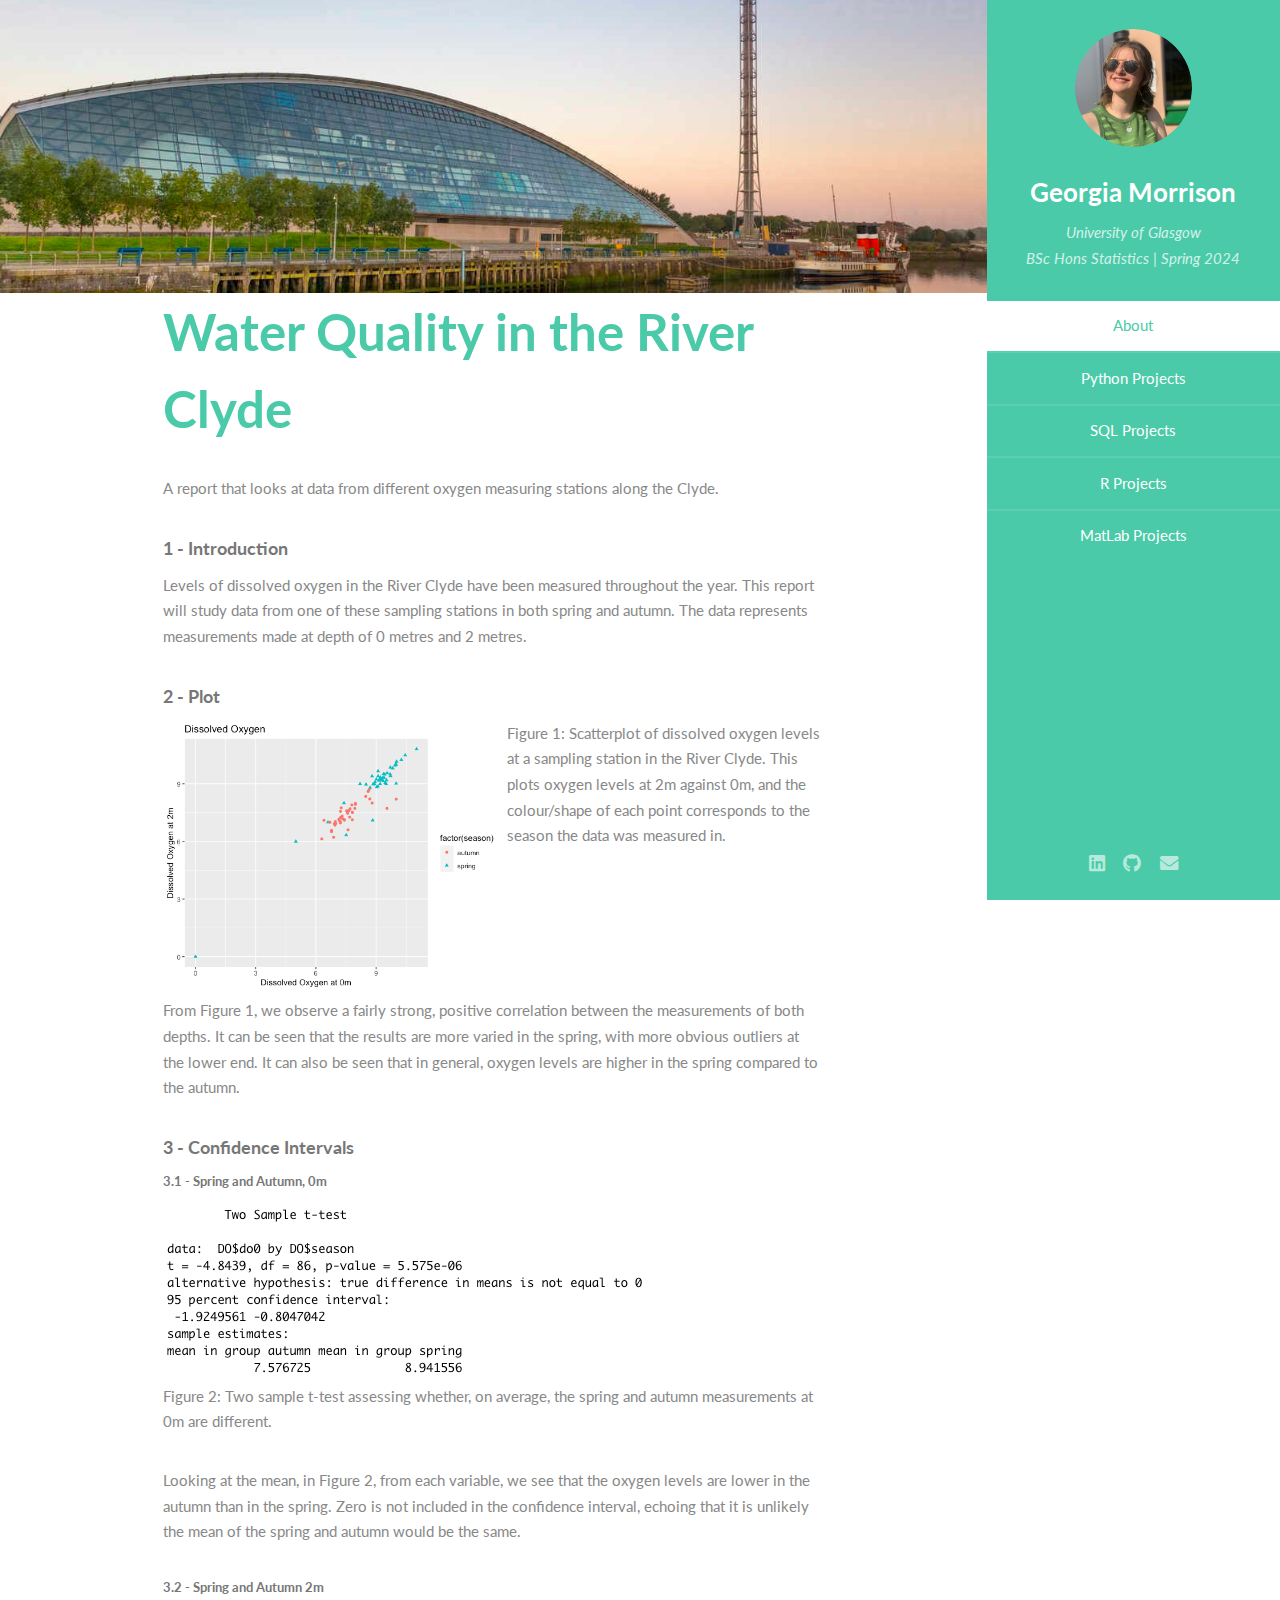
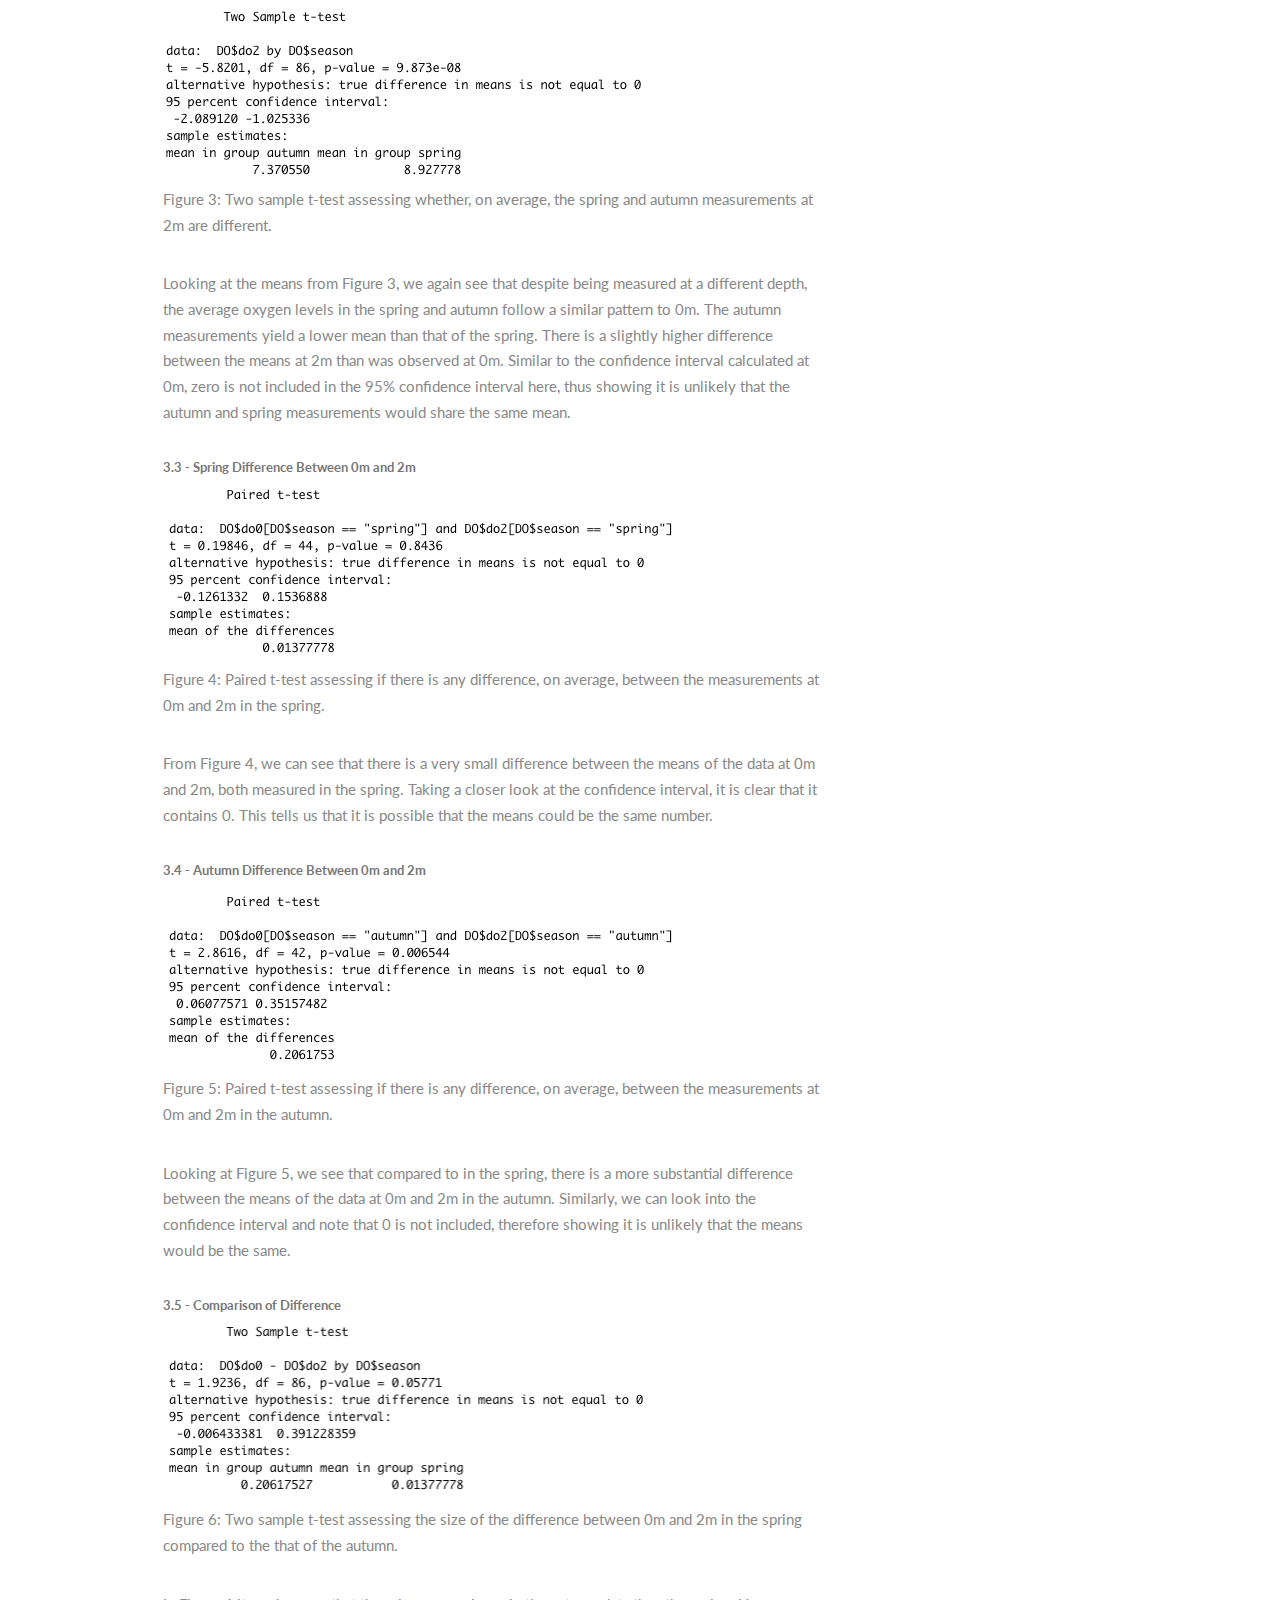
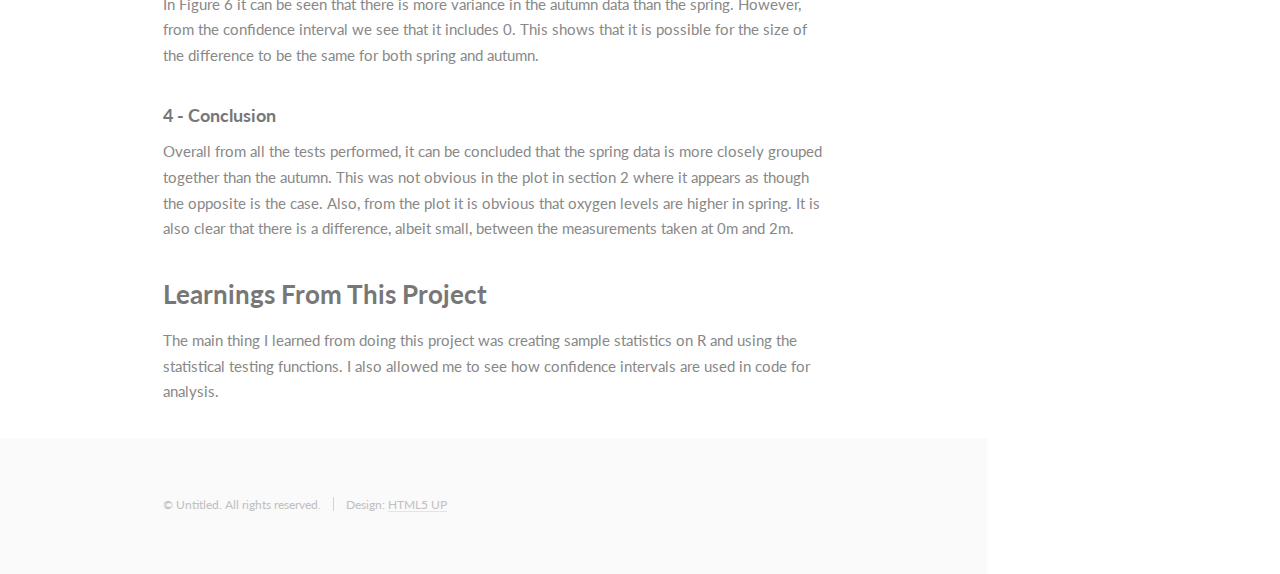
<file: clyde-water-quality.html>
<!DOCTYPE HTML>
<!--
	Read Only by HTML5 UP
	html5up.net | @ajlkn
	Free for personal and commercial use under the CCA 3.0 license (html5up.net/license)
-->
<html>
	<head>
		<title>Coding Portfolio</title>
		<meta charset="utf-8" />
		<meta name="viewport" content="width=device-width, initial-scale=1, user-scalable=no" />
		<link rel="stylesheet" href="assets/css/main.css" />
	</head>
	<body class="is-preload">

		<!-- Header -->
			<section id="header">
				<header>
					<span class="image avatar"><img src="images/IMG_6879.jpeg" alt="" /></span>
					<h1 id="logo"><a href="#">Georgia Morrison</a></h1>
					<p>University of Glasgow<br />
					BSc Hons Statistics | Spring 2024</p>
				</header>
				<nav id="nav">
					<ul>
						<li><a href="index.html" class="active">About</a></li>
						<li><a href="index.html">Python Projects</a></li>
						<li><a href="index.html">SQL Projects</a></li>
						<li><a href="index.html">R Projects</a></li>
						<li><a href="index.html">MatLab Projects</a></li>
					</ul>
				</nav>
				<footer>
					<ul class="icons">
						<li><a href="https://www.linkedin.com/in/georgia-morrison-3302131ba/" class="icon brands fa-linkedin"><span class="label">LinkedIn</span></a></li>
						<li><a href="https://github.com/georgia-morrison" class="icon brands fa-github"><span class="label">Github</span></a></li>
						<li><a href="mailto:georgia.morrison25@icloud.com" class="icon solid fa-envelope"><span class="label">Email</span></a></li>
					</ul>
				</footer>
			</section>

		<!-- Wrapper -->
			<div id="wrapper">

				<!-- Main -->
					<div id="main">

						<!-- One -->
							<div class="image main" data-position="center">
								<img src="images/clyde.jpg" alt="" />
							</div>
							<div class="container">
								<header class="major">
									<h2>Water Quality in the River Clyde</h2>
								</header>
								<p>A report that looks at data from different oxygen measuring stations along the Clyde.</p>
                
								<h4>1 - Introduction</h4>
								<p>Levels of dissolved oxygen in the River Clyde have been measured throughout the year. This report will study data from one of these sampling stations in both spring and autumn. The data represents measurements made at depth of 0 metres and 2 metres.</p>
								
								<h4>2 - Plot</h4>
								<div style="width: 100%; overflow: hidden;">
								     <div style="width: 48%; float: left;"> 
									     <img height=270 src="images/0m by 2m.png">
									</div>
								     <div style="margin-left: 52%;"> 
									     <p>Figure 1: Scatterplot of dissolved oxygen levels at a sampling station in the River Clyde. This plots oxygen levels at 2m against 0m, and the colour/shape of each point corresponds to the season the data was measured in.</p>
									    </div>
								</div>
								<p>From Figure 1, we observe a fairly strong, positive correlation between the measurements of both depths. It can be seen that the results are more varied in the spring, with more obvious outliers at the lower end. It can also be seen that in general, oxygen levels are higher in the spring compared to the autumn.</p>
									 
								<h4>3 - Confidence Intervals</h4>
								<h5>3.1 - Spring and Autumn, 0m</h5>
								<img src="images/Spring-autumn-0m.png">
								<p>Figure 2: Two sample t-test assessing whether, on average, the spring and autumn measurements at 0m are different.</p>
								<p>Looking at the mean, in Figure 2, from each variable, we see that the oxygen levels are lower in the autumn than in the spring. Zero is not included in the confidence interval, echoing that it is unlikely the mean of the spring and autumn would be the same.</p>
								
								<h5>3.2 - Spring and Autumn 2m</h5>
								<img src="images/Spring-autumn-2m.png">
								<p>Figure 3: Two sample t-test assessing whether, on average, the spring and autumn measurements at 2m are different.</p>
								<p>Looking at the means from Figure 3, we again see that despite being measured at a different depth, the average oxygen levels in the spring and autumn follow a similar pattern to 0m. The autumn measurements yield a lower mean than that of the spring. There is a slightly higher difference between the means at 2m than was observed at 0m. Similar to the confidence interval calculated at 0m, zero is not included in the 95% confidence interval here, thus showing it is unlikely that the autumn and spring measurements would share the same mean.</p>
								
								<h5>3.3 - Spring Difference Between 0m and 2m</h5>
								<img src="images/spring-difference.png">
								<p>Figure 4: Paired t-test assessing if there is any difference, on average, between the measurements at 0m and 2m in the spring.</p>
								<p>From Figure 4, we can see that there is a very small difference between the means of the data at 0m and 2m, both measured in the spring. Taking a closer look at the confidence interval, it is clear that it contains 0. This tells us that it is possible that the means could be the same number.</p>
								
								<h5>3.4 - Autumn Difference Between 0m and 2m</h5>
								<img src="images/autumn-difference.png">
								<p>Figure 5: Paired t-test assessing if there is any difference, on average, between the measurements at 0m and 2m in the autumn.</p>
								<p>Looking at Figure 5, we see that compared to in the spring, there is a more substantial difference between the means of the data at 0m and 2m in the autumn. Similarly, we can look into the confidence interval and note that 0 is not included, therefore showing it is unlikely that the means would be the same.</p>
								
								<h5>3.5 - Comparison of Difference</h5>
								<img src="images/difference-comparison.png">
								<p>Figure 6: Two sample t-test assessing the size of the difference between 0m and 2m in the spring compared to the that of the autumn.</p>
								<p>In Figure 6 it can be seen that there is more variance in the autumn data than the spring. However, from the confidence interval we see that it includes 0. This shows that it is possible for the size of the difference to be the same for both spring and autumn.</p>
								
								<h4>4 - Conclusion</h4>
								<p>Overall from all the tests performed, it can be concluded that the spring data is more closely grouped together than the autumn. This was not obvious in the plot in section 2 where it appears as though the opposite is the case. Also, from the plot it is obvious that oxygen levels are higher in spring. It is also clear that there is a difference, albeit small, between the measurements taken at 0m and 2m.</p>
								
								
								<h3>Learnings From This Project</h3>
								<p>The main thing I learned from doing this project was creating sample statistics on R and using the statistical testing functions. I also allowed me to see how confidence intervals are used in code for analysis.</p>
							</div>
						</section>

						
			

						<!-- Five -->
						<!--
							<section id="five">
								<div class="container">
									<h3>Elements</h3>

									<section>
										<h4>Text</h4>
										<p>This is <b>bold</b> and this is <strong>strong</strong>. This is <i>italic</i> and this is <em>emphasized</em>.
										This is <sup>superscript</sup> text and this is <sub>subscript</sub> text.
										This is <u>underlined</u> and this is code: <code>for (;;) { ... }</code>. Finally, <a href="#">this is a link</a>.</p>
										<hr />
										<header>
											<h4>Heading with a Subtitle</h4>
											<p>Lorem ipsum dolor sit amet nullam id egestas urna aliquam</p>
										</header>
										<p>Nunc lacinia ante nunc ac lobortis. Interdum adipiscing gravida odio porttitor sem non mi integer non faucibus ornare mi ut ante amet placerat aliquet. Volutpat eu sed ante lacinia sapien lorem accumsan varius montes viverra nibh in adipiscing blandit tempus accumsan.</p>
										<header>
											<h5>Heading with a Subtitle</h5>
											<p>Lorem ipsum dolor sit amet nullam id egestas urna aliquam</p>
										</header>
										<p>Nunc lacinia ante nunc ac lobortis. Interdum adipiscing gravida odio porttitor sem non mi integer non faucibus ornare mi ut ante amet placerat aliquet. Volutpat eu sed ante lacinia sapien lorem accumsan varius montes viverra nibh in adipiscing blandit tempus accumsan.</p>
										<hr />
										<h2>Heading Level 2</h2>
										<h3>Heading Level 3</h3>
										<h4>Heading Level 4</h4>
										<h5>Heading Level 5</h5>
										<h6>Heading Level 6</h6>
										<hr />
										<h5>Blockquote</h5>
										<blockquote>Fringilla nisl. Donec accumsan interdum nisi, quis tincidunt felis sagittis eget tempus euismod. Vestibulum ante ipsum primis in faucibus vestibulum. Blandit adipiscing eu felis iaculis volutpat ac adipiscing accumsan faucibus. Vestibulum ante ipsum primis in faucibus lorem ipsum dolor sit amet nullam adipiscing eu felis.</blockquote>
										<h5>Preformatted</h5>
										<pre><code>i = 0;

while (!deck.isInOrder()) {
    print 'Iteration ' + i;
    deck.shuffle();
    i++;
}

print 'It took ' + i + ' iterations to sort the deck.';</code></pre>
									</section>

									<section>
										<h4>Lists</h4>
										<div class="row">
											<div class="col-6 col-12-xsmall">
												<h5>Unordered</h5>
												<ul>
													<li>Dolor pulvinar etiam magna etiam.</li>
													<li>Sagittis adipiscing lorem eleifend.</li>
													<li>Felis enim feugiat dolore viverra.</li>
												</ul>
												<h5>Alternate</h5>
												<ul class="alt">
													<li>Dolor pulvinar etiam magna etiam.</li>
													<li>Sagittis adipiscing lorem eleifend.</li>
													<li>Felis enim feugiat dolore viverra.</li>
												</ul>
											</div>
											<div class="col-6 col-12-xsmall">
												<h5>Ordered</h5>
												<ol>
													<li>Dolor pulvinar etiam magna etiam.</li>
													<li>Etiam vel felis at lorem sed viverra.</li>
													<li>Felis enim feugiat dolore viverra.</li>
													<li>Dolor pulvinar etiam magna etiam.</li>
													<li>Etiam vel felis at lorem sed viverra.</li>
													<li>Felis enim feugiat dolore viverra.</li>
												</ol>
												<h5>Icons</h5>
												<ul class="icons">
													<li><a href="#" class="icon brands fa-twitter"><span class="label">Twitter</span></a></li>
													<li><a href="#" class="icon brands fa-facebook-f"><span class="label">Facebook</span></a></li>
													<li><a href="#" class="icon brands fa-instagram"><span class="label">Instagram</span></a></li>
													<li><a href="#" class="icon brands fa-github"><span class="label">Github</span></a></li>
													<li><a href="#" class="icon brands fa-dribbble"><span class="label">Dribbble</span></a></li>
													<li><a href="#" class="icon brands fa-tumblr"><span class="label">Tumblr</span></a></li>
												</ul>
											</div>
										</div>
										<h5>Actions</h5>
										<ul class="actions">
											<li><a href="#" class="button primary">Default</a></li>
											<li><a href="#" class="button">Default</a></li>
											<li><a href="#" class="button alt">Default</a></li>
										</ul>
										<ul class="actions small">
											<li><a href="#" class="button primary small">Small</a></li>
											<li><a href="#" class="button small">Small</a></li>
											<li><a href="#" class="button alt small">Small</a></li>
										</ul>
										<div class="row">
											<div class="col-3 col-6-medium col-12-xsmall">
												<ul class="actions stacked">
													<li><a href="#" class="button primary">Default</a></li>
													<li><a href="#" class="button">Default</a></li>
													<li><a href="#" class="button alt">Default</a></li>
												</ul>
											</div>
											<div class="col-3 col-6 col-12-xsmall">
												<ul class="actions stacked">
													<li><a href="#" class="button primary small">Small</a></li>
													<li><a href="#" class="button small">Small</a></li>
													<li><a href="#" class="button alt small">Small</a></li>
												</ul>
											</div>
											<div class="col-3 col-6-medium col-12-xsmall">
												<ul class="actions stacked">
													<li><a href="#" class="button primary fit">Default</a></li>
													<li><a href="#" class="button fit">Default</a></li>
													<li><a href="#" class="button alt fit">Default</a></li>
												</ul>
											</div>
											<div class="col-3 col-6-medium col-12-xsmall">
												<ul class="actions stacked">
													<li><a href="#" class="button primary small fit">Small</a></li>
													<li><a href="#" class="button small fit">Small</a></li>
													<li><a href="#" class="button alt small fit">Small</a></li>
												</ul>
											</div>
										</div>
									</section>

									<section>
										<h4>Table</h4>
										<h5>Default</h5>
										<div class="table-wrapper">
											<table>
												<thead>
													<tr>
														<th>Name</th>
														<th>Description</th>
														<th>Price</th>
													</tr>
												</thead>
												<tbody>
													<tr>
														<td>Item One</td>
														<td>Ante turpis integer aliquet porttitor.</td>
														<td>29.99</td>
													</tr>
													<tr>
														<td>Item Two</td>
														<td>Vis ac commodo adipiscing arcu aliquet.</td>
														<td>19.99</td>
													</tr>
													<tr>
														<td>Item Three</td>
														<td> Morbi faucibus arcu accumsan lorem.</td>
														<td>29.99</td>
													</tr>
													<tr>
														<td>Item Four</td>
														<td>Vitae integer tempus condimentum.</td>
														<td>19.99</td>
													</tr>
													<tr>
														<td>Item Five</td>
														<td>Ante turpis integer aliquet porttitor.</td>
														<td>29.99</td>
													</tr>
												</tbody>
												<tfoot>
													<tr>
														<td colspan="2"></td>
														<td>100.00</td>
													</tr>
												</tfoot>
											</table>
										</div>

										<h5>Alternate</h5>
										<div class="table-wrapper">
											<table class="alt">
												<thead>
													<tr>
														<th>Name</th>
														<th>Description</th>
														<th>Price</th>
													</tr>
												</thead>
												<tbody>
													<tr>
														<td>Item One</td>
														<td>Ante turpis integer aliquet porttitor.</td>
														<td>29.99</td>
													</tr>
													<tr>
														<td>Item Two</td>
														<td>Vis ac commodo adipiscing arcu aliquet.</td>
														<td>19.99</td>
													</tr>
													<tr>
														<td>Item Three</td>
														<td> Morbi faucibus arcu accumsan lorem.</td>
														<td>29.99</td>
													</tr>
													<tr>
														<td>Item Four</td>
														<td>Vitae integer tempus condimentum.</td>
														<td>19.99</td>
													</tr>
													<tr>
														<td>Item Five</td>
														<td>Ante turpis integer aliquet porttitor.</td>
														<td>29.99</td>
													</tr>
												</tbody>
												<tfoot>
													<tr>
														<td colspan="2"></td>
														<td>100.00</td>
													</tr>
												</tfoot>
											</table>
										</div>
									</section>

									<section>
										<h4>Buttons</h4>
										<ul class="actions">
											<li><a href="#" class="button primary">Primary</a></li>
											<li><a href="#" class="button">Default</a></li>
											<li><a href="#" class="button alt">Alternate</a></li>
										</ul>
										<ul class="actions">
											<li><a href="#" class="button primary large">Large</a></li>
											<li><a href="#" class="button">Default</a></li>
											<li><a href="#" class="button alt small">Small</a></li>
										</ul>
										<ul class="actions fit">
											<li><a href="#" class="button primary fit">Fit</a></li>
											<li><a href="#" class="button fit">Fit</a></li>
											<li><a href="#" class="button alt fit">Fit</a></li>
										</ul>
										<ul class="actions fit small">
											<li><a href="#" class="button primary fit small">Fit + Small</a></li>
											<li><a href="#" class="button fit small">Fit + Small</a></li>
											<li><a href="#" class="button alt fit small">Fit + Small</a></li>
										</ul>
										<ul class="actions">
											<li><a href="#" class="button primary icon solid fa-download">Icon</a></li>
											<li><a href="#" class="button icon solid fa-download">Icon</a></li>
											<li><a href="#" class="button alt icon solid fa-check">Icon</a></li>
										</ul>
										<ul class="actions">
											<li><span class="button primary disabled">Primary</span></li>
											<li><span class="button disabled">Default</span></li>
											<li><span class="button alt disabled">Alternate</span></li>
										</ul>
									</section>

									<section>
										<h4>Form</h4>
										<form method="post" action="#">
											<div class="row gtr-uniform">
												<div class="col-6 col-12-xsmall">
													<input type="text" name="demo-name" id="demo-name" value="" placeholder="Name" />
												</div>
												<div class="col-6 col-12-xsmall">
													<input type="email" name="demo-email" id="demo-email" value="" placeholder="Email" />
												</div>
												<div class="col-12">
													<select name="demo-category" id="demo-category">
														<option value="">- Category -</option>
														<option value="1">Manufacturing</option>
														<option value="1">Shipping</option>
														<option value="1">Administration</option>
														<option value="1">Human Resources</option>
													</select>
												</div>
												<div class="col-4 col-12-medium">
													<input type="radio" id="demo-priority-low" name="demo-priority" checked>
													<label for="demo-priority-low">Low Priority</label>
												</div>
												<div class="col-4 col-12-medium">
													<input type="radio" id="demo-priority-normal" name="demo-priority">
													<label for="demo-priority-normal">Normal Priority</label>
												</div>
												<div class="col-4 col-12-medium">
													<input type="radio" id="demo-priority-high" name="demo-priority">
													<label for="demo-priority-high">High Priority</label>
												</div>
												<div class="col-6 col-12-medium">
													<input type="checkbox" id="demo-copy" name="demo-copy">
													<label for="demo-copy">Email me a copy of this message</label>
												</div>
												<div class="col-6 col-12-medium">
													<input type="checkbox" id="demo-human" name="demo-human" checked>
													<label for="demo-human">I am a human and not a robot</label>
												</div>
												<div class="col-12">
													<textarea name="demo-message" id="demo-message" placeholder="Enter your message" rows="6"></textarea>
												</div>
												<div class="col-12">
													<ul class="actions">
														<li><input type="submit" value="Send Message" /></li>
														<li><input type="reset" value="Reset" class="alt" /></li>
													</ul>
												</div>
											</div>
										</form>
									</section>

									<section>
										<h4>Image</h4>
										<h5>Fit</h5>
										<span class="image fit"><img src="images/banner.jpg" alt="" /></span>
										<div class="box alt">
											<div class="row gtr-50 gtr-uniform">
												<div class="col-4"><span class="image fit"><img src="images/pic01.jpg" alt="" /></span></div>
												<div class="col-4"><span class="image fit"><img src="images/pic02.jpg" alt="" /></span></div>
												<div class="col-4"><span class="image fit"><img src="images/pic03.jpg" alt="" /></span></div>
												<div class="col-4"><span class="image fit"><img src="images/pic02.jpg" alt="" /></span></div>
												<div class="col-4"><span class="image fit"><img src="images/pic03.jpg" alt="" /></span></div>
												<div class="col-4"><span class="image fit"><img src="images/pic01.jpg" alt="" /></span></div>
												<div class="col-4"><span class="image fit"><img src="images/pic03.jpg" alt="" /></span></div>
												<div class="col-4"><span class="image fit"><img src="images/pic01.jpg" alt="" /></span></div>
												<div class="col-4"><span class="image fit"><img src="images/pic02.jpg" alt="" /></span></div>
											</div>
										</div>
										<h5>Left &amp; Right</h5>
										<p><span class="image left"><img src="images/avatar.jpg" alt="" /></span>Fringilla nisl. Donec accumsan interdum nisi, quis tincidunt felis sagittis eget. tempus euismod. Vestibulum ante ipsum primis in faucibus vestibulum. Blandit adipiscing eu felis iaculis volutpat ac adipiscing accumsan eu faucibus. Integer ac pellentesque praesent tincidunt felis sagittis eget. tempus euismod. Vestibulum ante ipsum primis in faucibus vestibulum. Blandit adipiscing eu felis iaculis volutpat ac adipiscing accumsan eu faucibus. Integer ac pellentesque praesent. Donec accumsan interdum nisi, quis tincidunt felis sagittis eget. tempus euismod. Vestibulum ante ipsum primis in faucibus vestibulum. Blandit adipiscing eu felis iaculis volutpat ac adipiscing accumsan eu faucibus. Integer ac pellentesque praesent tincidunt felis sagittis eget. tempus euismod. Vestibulum ante ipsum primis in faucibus vestibulum. Blandit adipiscing eu felis iaculis volutpat ac adipiscing accumsan eu faucibus. Integer ac pellentesque praesent.</p>
										<p><span class="image right"><img src="images/avatar.jpg" alt="" /></span>Fringilla nisl. Donec accumsan interdum nisi, quis tincidunt felis sagittis eget. tempus euismod. Vestibulum ante ipsum primis in faucibus vestibulum. Blandit adipiscing eu felis iaculis volutpat ac adipiscing accumsan eu faucibus. Integer ac pellentesque praesent tincidunt felis sagittis eget. tempus euismod. Vestibulum ante ipsum primis in faucibus vestibulum. Blandit adipiscing eu felis iaculis volutpat ac adipiscing accumsan eu faucibus. Integer ac pellentesque praesent. Donec accumsan interdum nisi, quis tincidunt felis sagittis eget. tempus euismod. Vestibulum ante ipsum primis in faucibus vestibulum. Blandit adipiscing eu felis iaculis volutpat ac adipiscing accumsan eu faucibus. Integer ac pellentesque praesent tincidunt felis sagittis eget. tempus euismod. Vestibulum ante ipsum primis in faucibus vestibulum. Blandit adipiscing eu felis iaculis volutpat ac adipiscing accumsan eu faucibus. Integer ac pellentesque praesent.</p>
									</section>

								</div>
							</section>
						-->

					</div>

				<!-- Footer -->
					<section id="footer">
						<div class="container">
							<ul class="copyright">
								<li>&copy; Untitled. All rights reserved.</li><li>Design: <a href="http://html5up.net">HTML5 UP</a></li>
							</ul>
						</div>
					</section>

			</div>

		<!-- Scripts -->
			<script src="assets/js/jquery.min.js"></script>
			<script src="assets/js/jquery.scrollex.min.js"></script>
			<script src="assets/js/jquery.scrolly.min.js"></script>
			<script src="assets/js/browser.min.js"></script>
			<script src="assets/js/breakpoints.min.js"></script>
			<script src="assets/js/util.js"></script>
			<script src="assets/js/main.js"></script>

	</body>
</html>
</file>
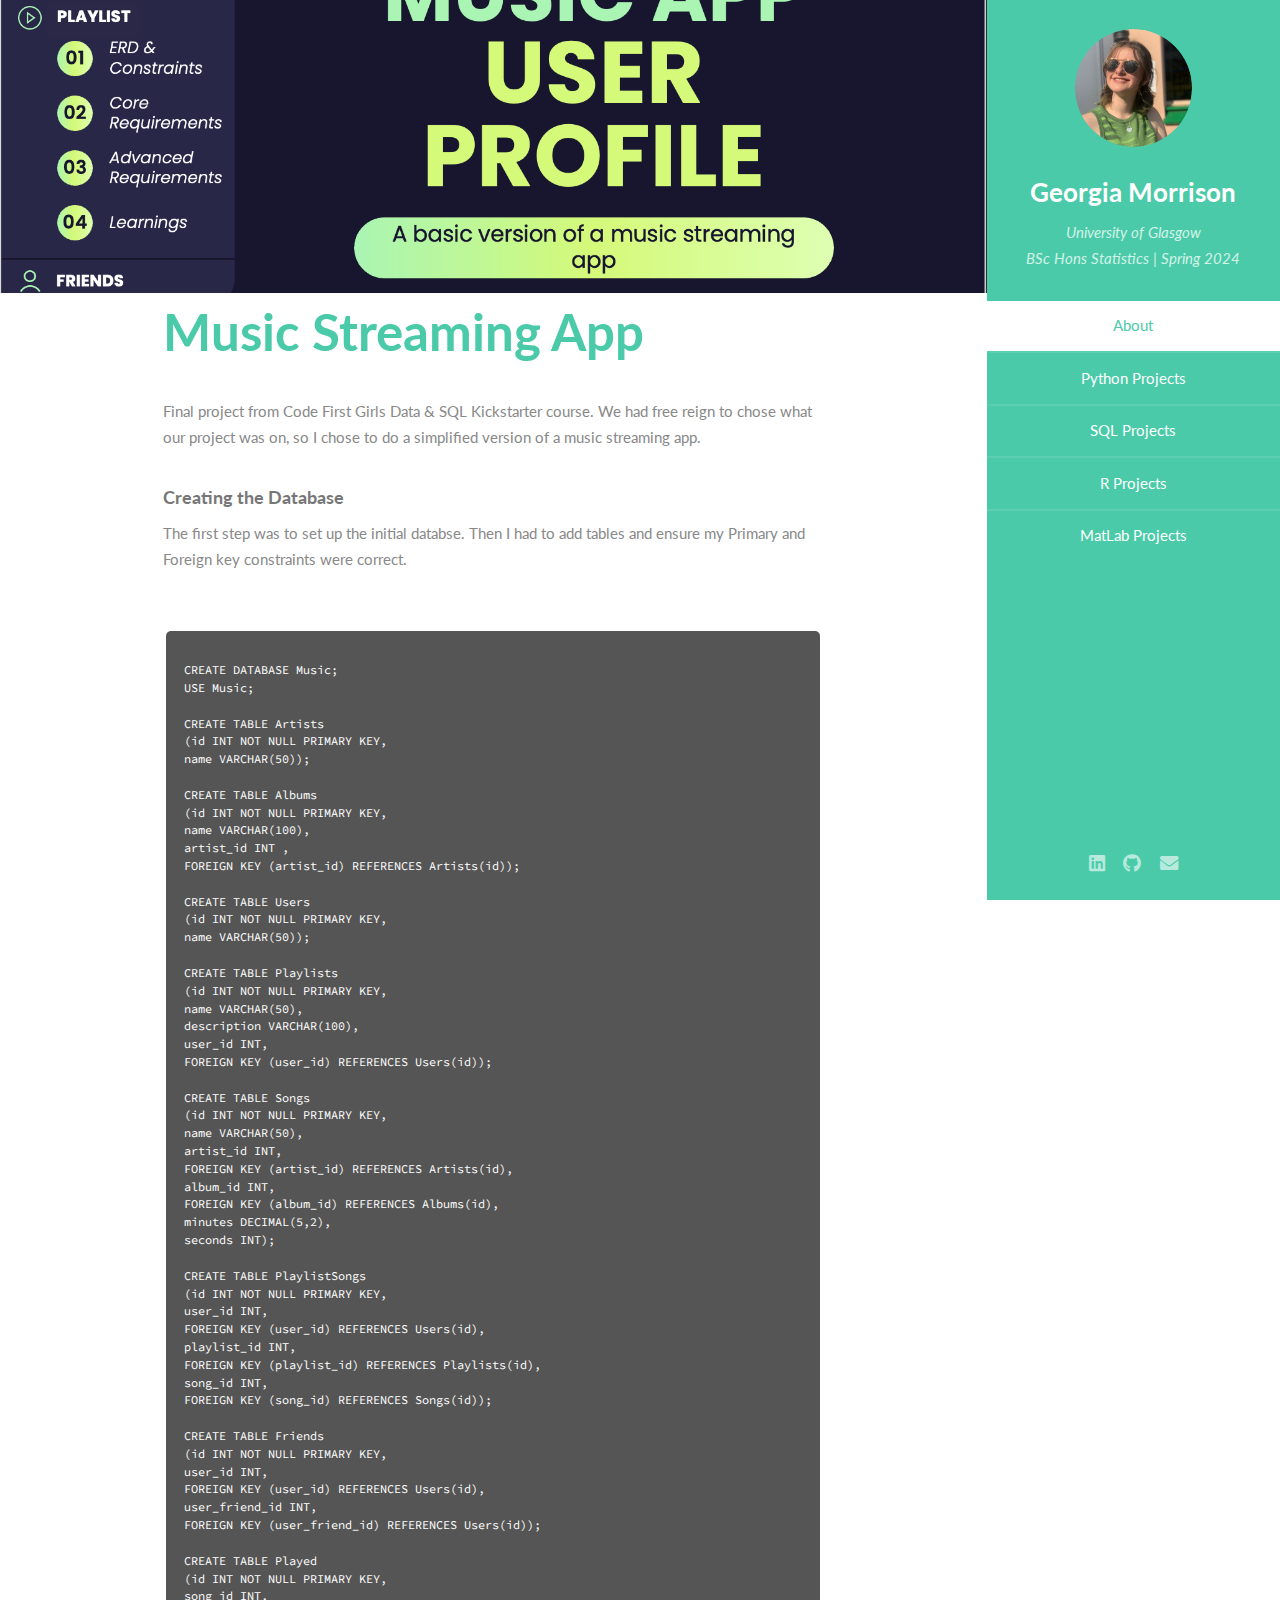
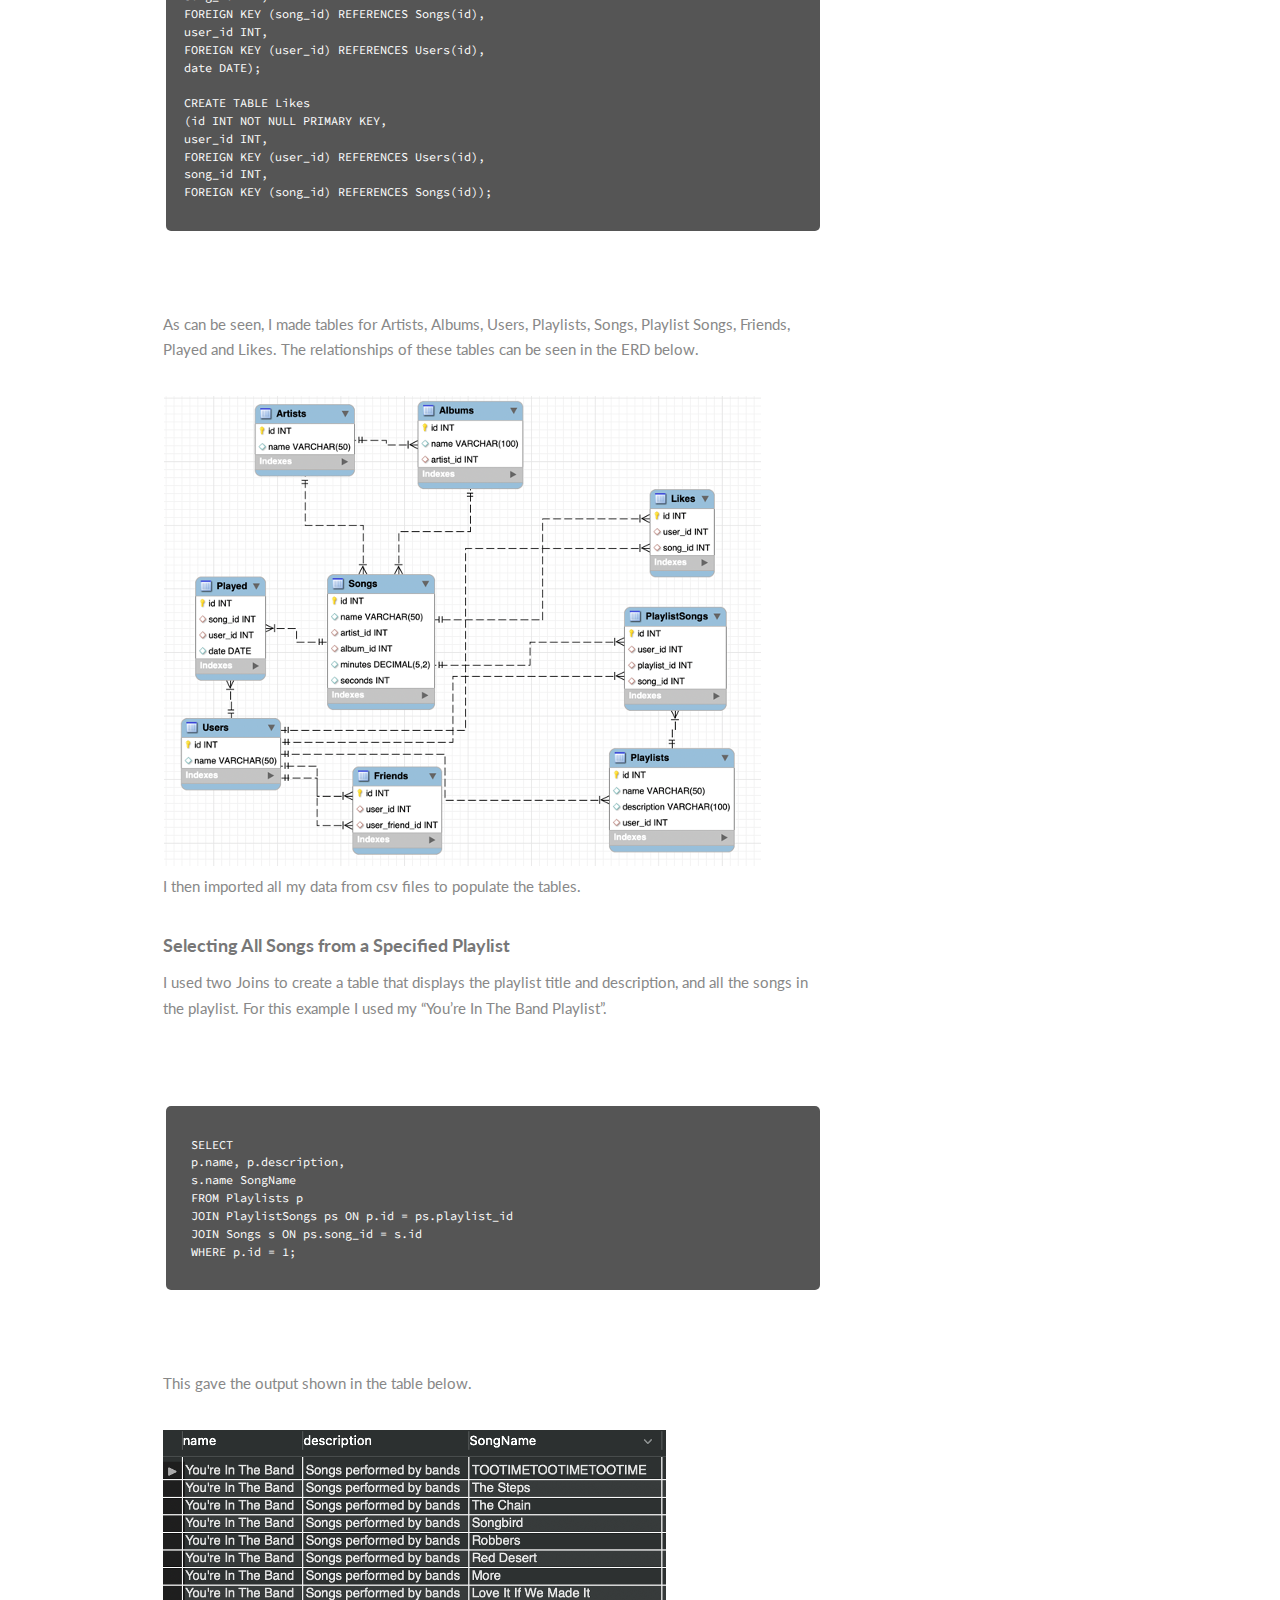
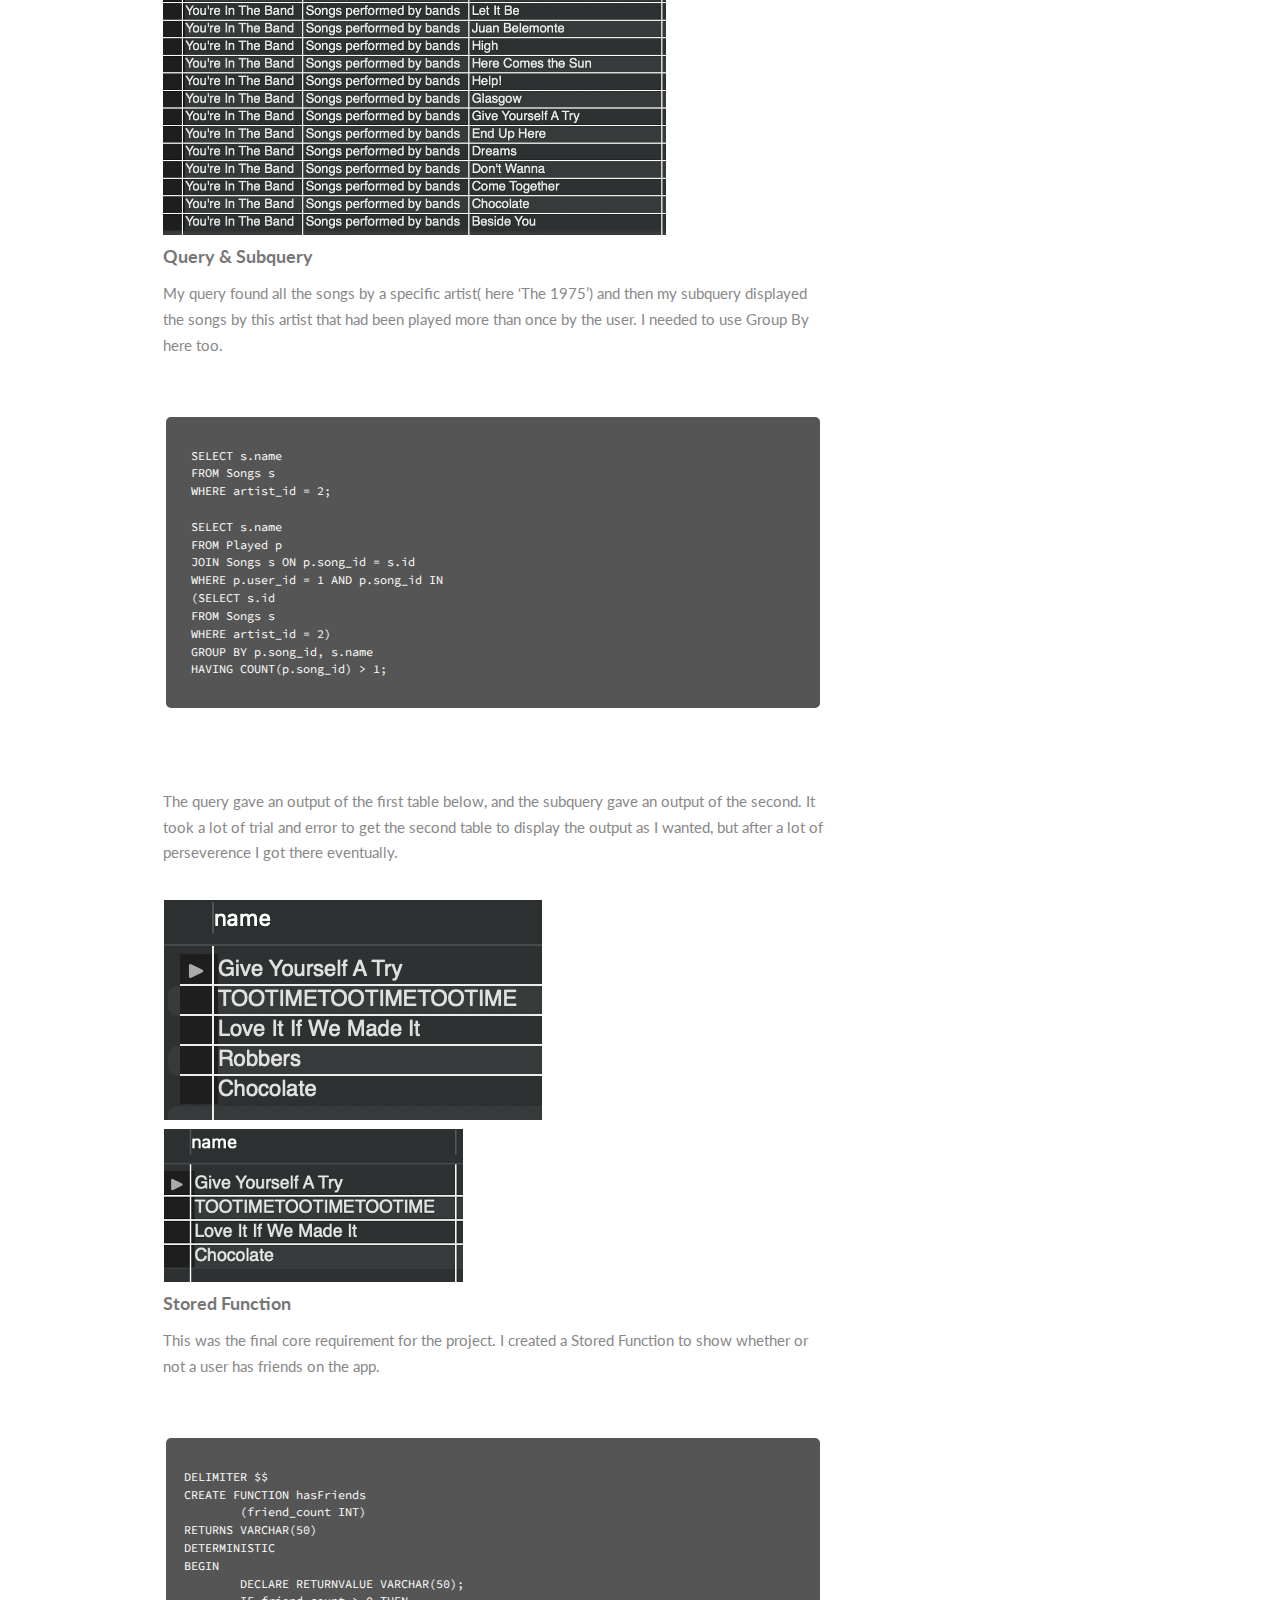
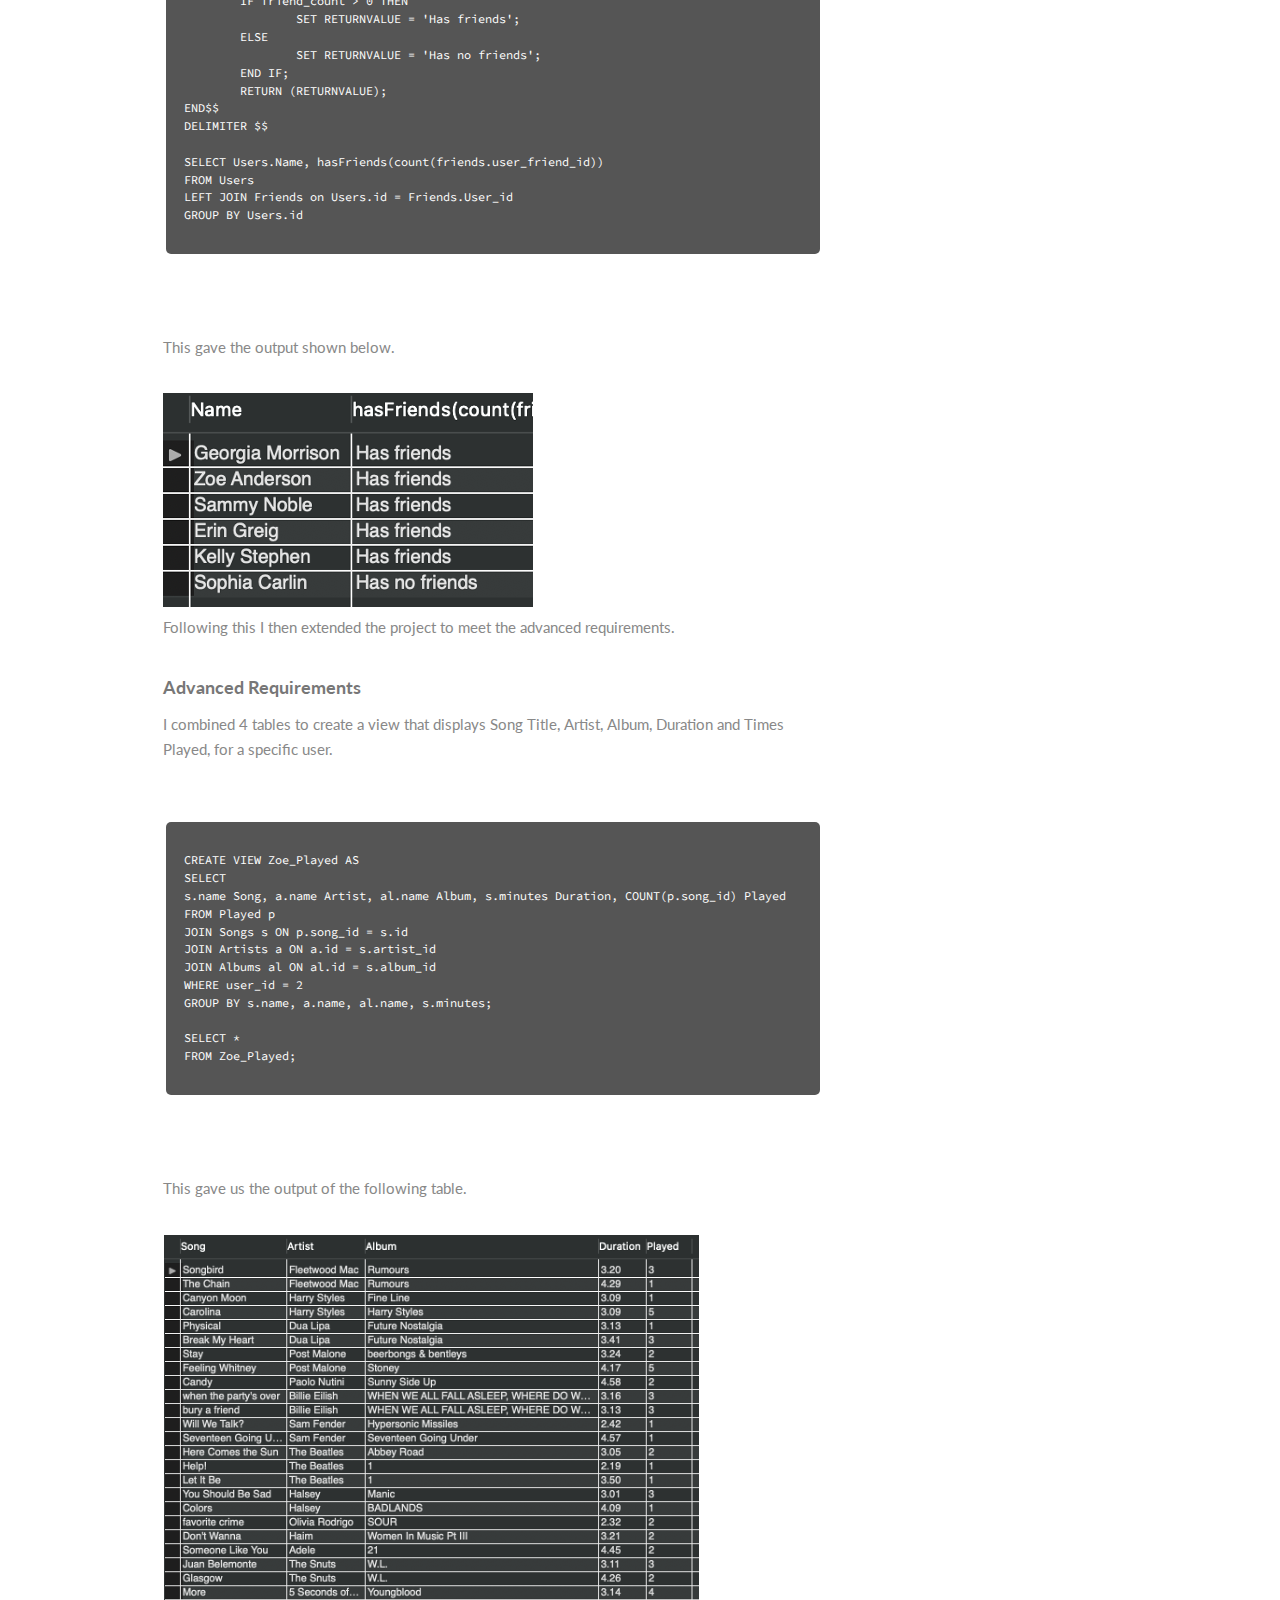
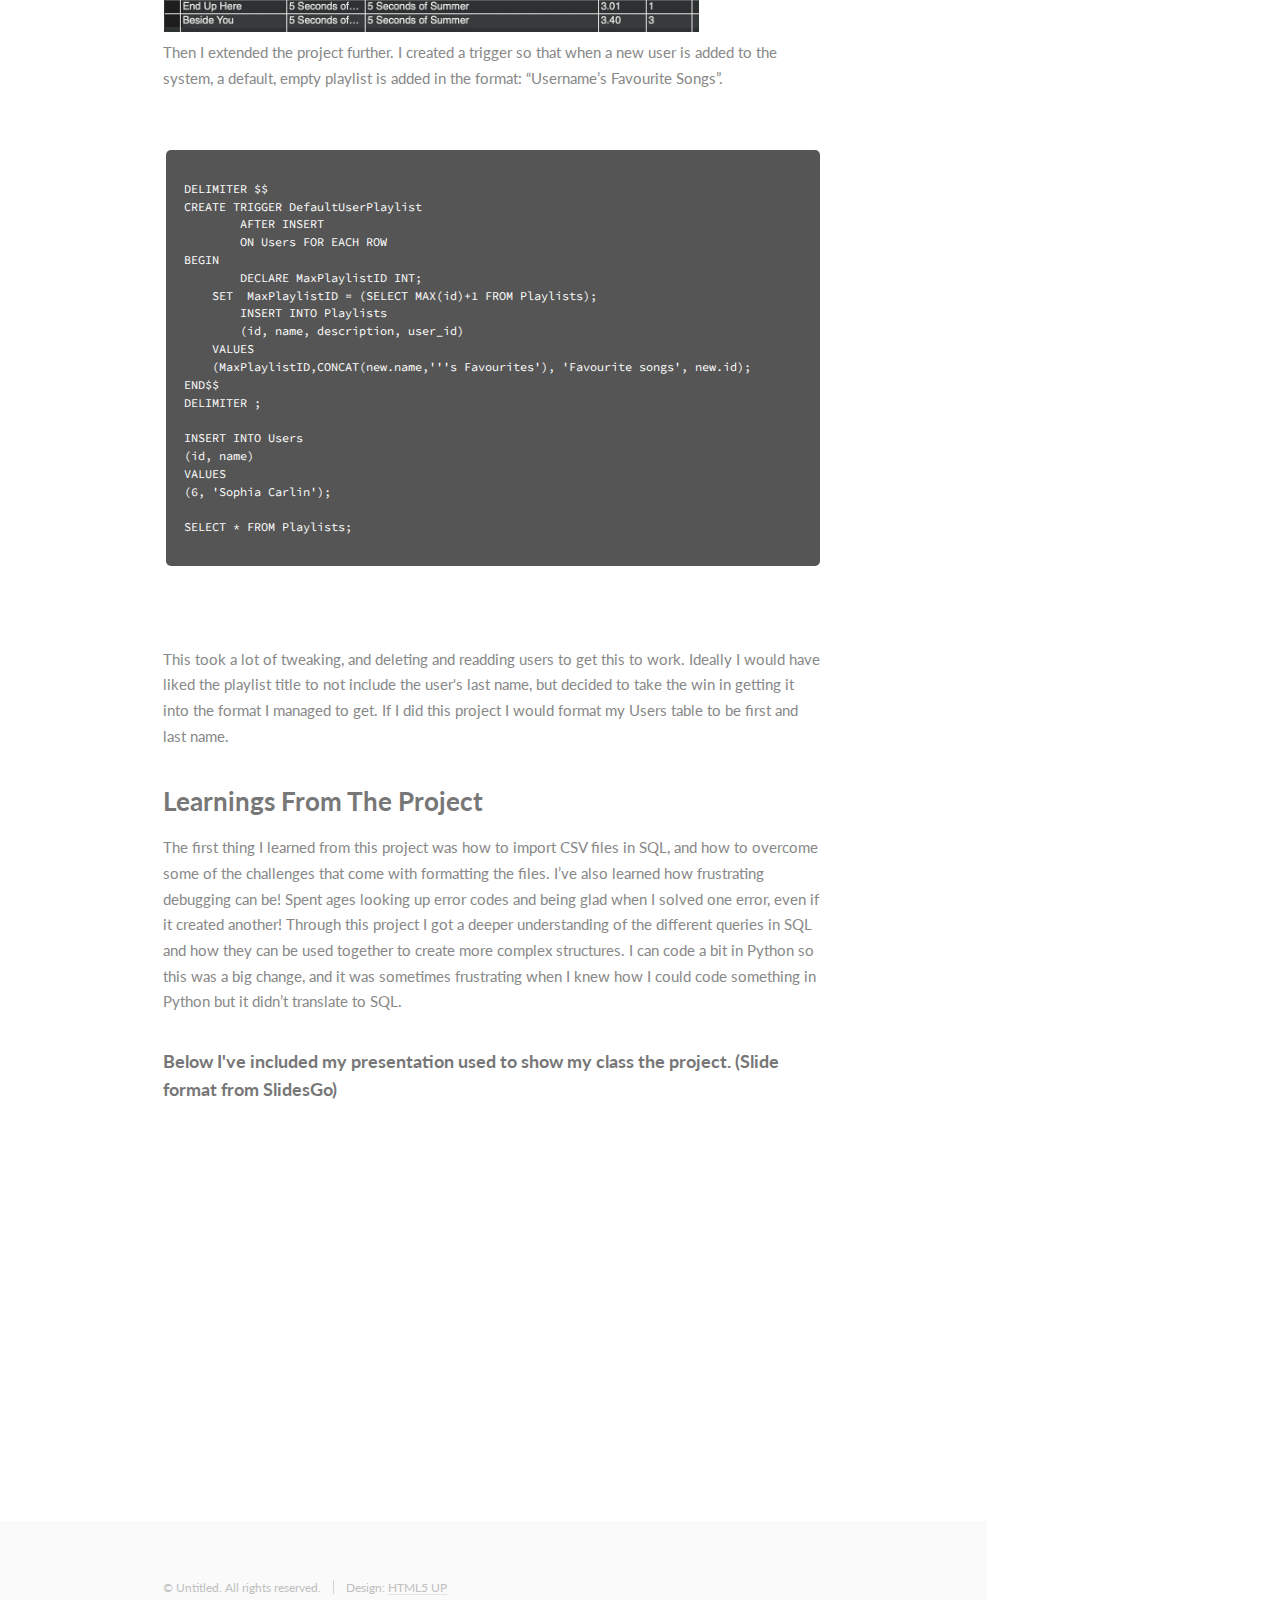
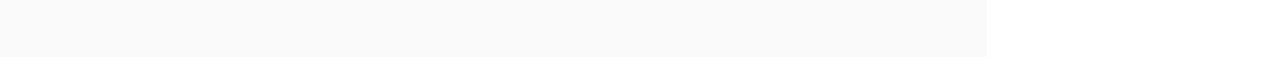
<file: music-cfg-sql.html>
<!DOCTYPE HTML>
<!--
	Read Only by HTML5 UP
	html5up.net | @ajlkn
	Free for personal and commercial use under the CCA 3.0 license (html5up.net/license)
-->
<html>
	<head>
		<title>Coding Portfolio</title>
		<meta charset="utf-8" />
		<meta name="viewport" content="width=device-width, initial-scale=1, user-scalable=no" />
		<link rel="stylesheet" href="assets/css/main.css" />
	</head>
	<body class="is-preload">

		<!-- Header -->
			<section id="header">
				<header>
					<span class="image avatar"><img src="images/IMG_6879.jpeg" alt="" /></span>
					<h1 id="logo"><a href="#">Georgia Morrison</a></h1>
					<p>University of Glasgow<br />
					BSc Hons Statistics | Spring 2024</p>
				</header>
				<nav id="nav">
					<ul>
						<li><a href="index.html" class="active">About</a></li>
						<li><a href="index.html">Python Projects</a></li>
						<li><a href="index.html">SQL Projects</a></li>
						<li><a href="index.html">R Projects</a></li>
						<li><a href="index.html">MatLab Projects</a></li>
					</ul>
				</nav>
				<footer>
					<ul class="icons">
						<li><a href="https://www.linkedin.com/in/georgia-morrison-3302131ba/" class="icon brands fa-linkedin"><span class="label">LinkedIn</span></a></li>
						<li><a href="https://github.com/georgia-morrison" class="icon brands fa-github"><span class="label">Github</span></a></li>
						<li><a href="mailto:georgia.morrison25@icloud.com" class="icon solid fa-envelope"><span class="label">Email</span></a></li>
					</ul>
				</footer>
			</section>

		<!-- Wrapper -->
			<div id="wrapper">

				<!-- Main -->
					<div id="main">

						<!-- One -->
							<div class="image main" data-position="center">
								<img src="images/Music Pres Cover.png" alt="" />
							</div>
							<div class="container">
								<header class="major">
									<h2>Music Streaming App</h2>
								</header>
								<p>Final project from Code First Girls Data & SQL Kickstarter course. We had free reign to chose what our project was on, so I chose to do a simplified version of a music streaming app.</p>
							
								<h4> Creating the Database</h4>
                <p> The first step was to set up the initial databse. Then I had to add tables and ensure my Primary and Foreign key constraints were correct. </p>
									<pre>
										<code>
CREATE DATABASE Music;
USE Music;

CREATE TABLE Artists
(id INT NOT NULL PRIMARY KEY,
name VARCHAR(50));

CREATE TABLE Albums
(id INT NOT NULL PRIMARY KEY,
name VARCHAR(100),
artist_id INT ,
FOREIGN KEY (artist_id) REFERENCES Artists(id));

CREATE TABLE Users
(id INT NOT NULL PRIMARY KEY,
name VARCHAR(50));

CREATE TABLE Playlists
(id INT NOT NULL PRIMARY KEY,
name VARCHAR(50),
description VARCHAR(100),
user_id INT,
FOREIGN KEY (user_id) REFERENCES Users(id));

CREATE TABLE Songs
(id INT NOT NULL PRIMARY KEY,
name VARCHAR(50),
artist_id INT,
FOREIGN KEY (artist_id) REFERENCES Artists(id),
album_id INT,
FOREIGN KEY (album_id) REFERENCES Albums(id),
minutes DECIMAL(5,2),
seconds INT);

CREATE TABLE PlaylistSongs
(id INT NOT NULL PRIMARY KEY,
user_id INT,
FOREIGN KEY (user_id) REFERENCES Users(id),
playlist_id INT,
FOREIGN KEY (playlist_id) REFERENCES Playlists(id),
song_id INT,
FOREIGN KEY (song_id) REFERENCES Songs(id));

CREATE TABLE Friends
(id INT NOT NULL PRIMARY KEY,
user_id INT,
FOREIGN KEY (user_id) REFERENCES Users(id),
user_friend_id INT,
FOREIGN KEY (user_friend_id) REFERENCES Users(id));

CREATE TABLE Played
(id INT NOT NULL PRIMARY KEY,
song_id INT,
FOREIGN KEY (song_id) REFERENCES Songs(id),
user_id INT,
FOREIGN KEY (user_id) REFERENCES Users(id),
date DATE);

CREATE TABLE Likes
(id INT NOT NULL PRIMARY KEY,
user_id INT,
FOREIGN KEY (user_id) REFERENCES Users(id),
song_id INT,
FOREIGN KEY (song_id) REFERENCES Songs(id));
										</code>
									</pre>
                 <p> As can be seen, I made tables for Artists, Albums, Users, Playlists, Songs, Playlist Songs, Friends, Played and Likes. The relationships of these tables can be seen in the ERD below.</p>
                 <img src="images/MusicERD.png">
                 <p>I then imported all my data from csv files to populate the tables.</p>
                 
								<h4> Selecting All Songs from a Specified Playlist </h4>
                <p>I used two Joins to create a table that displays the playlist title and description, and all the songs in the playlist. For this example I used my “You’re In The Band Playlist”.</p>
								<pre>	
									<code>
 SELECT 
 p.name, p.description,
 s.name SongName
 FROM Playlists p
 JOIN PlaylistSongs ps ON p.id = ps.playlist_id
 JOIN Songs s ON ps.song_id = s.id
 WHERE p.id = 1;
									</code>
								</pre>
                <p>This gave the output shown in the table below.</p>
                <img src="images/You're In The Band Playlist.png">
                
								<h4>Query & Subquery</h4>
                <p>My query found all the songs by a specific artist( here ‘The 1975’) and then my subquery displayed the songs by this artist that had been played more than once by the user. I needed to use Group By here too.</p>
								<pre>
									<code>
 SELECT s.name
 FROM Songs s 
 WHERE artist_id = 2;
 
 SELECT s.name
 FROM Played p
 JOIN Songs s ON p.song_id = s.id
 WHERE p.user_id = 1 AND p.song_id IN 
 (SELECT s.id
 FROM Songs s 
 WHERE artist_id = 2)
 GROUP BY p.song_id, s.name
 HAVING COUNT(p.song_id) > 1;
									</code>
								</pre>
                <p>The query gave an output of the first table below, and the subquery gave an output of the second. It took a lot of trial and error to get the second table to display the output as I wanted, but after a lot of perseverence I got there eventually.</p>
                <img src="images/1975Querypng.png">
                <img src="images/1975Subquery.png">
                
                <h4>Stored Function</h4>
                <p>This was the final core requirement for the project. I created a Stored Function to show whether or not a user has friends on the app.</p>
                <pre>
                  <code>
DELIMITER $$
CREATE FUNCTION hasFriends
	(friend_count INT)
RETURNS VARCHAR(50)
DETERMINISTIC
BEGIN
	DECLARE RETURNVALUE VARCHAR(50);
	IF friend_count > 0 THEN
		SET RETURNVALUE = 'Has friends';
	ELSE
		SET RETURNVALUE = 'Has no friends';
	END IF;
	RETURN (RETURNVALUE);
END$$
DELIMITER $$

SELECT Users.Name, hasFriends(count(friends.user_friend_id))
FROM Users 
LEFT JOIN Friends on Users.id = Friends.User_id
GROUP BY Users.id
                  </code>
                </pre>
                <p>This gave the output shown below.</p>
                <img src="images/FriendFunction.png">
                
								<p>Following this I then extended the project to meet the advanced requirements.</p>
								<h4> Advanced Requirements</h4>
                <p>I combined 4 tables to create a view that displays Song Title, Artist, Album, Duration and Times Played, for a specific user.</p>
								<pre>
									<code>
CREATE VIEW Zoe_Played AS
SELECT 
s.name Song, a.name Artist, al.name Album, s.minutes Duration, COUNT(p.song_id) Played
FROM Played p
JOIN Songs s ON p.song_id = s.id
JOIN Artists a ON a.id = s.artist_id
JOIN Albums al ON al.id = s.album_id
WHERE user_id = 2
GROUP BY s.name, a.name, al.name, s.minutes;

SELECT *
FROM Zoe_Played;
									</code>
								</pre>
								<p> This gave us the output of the following table.</p>
								<img src="images/4TablesMusic.png">
                
								<p>Then I extended the project further. I created a trigger so that when a new user is added to the system, a default, empty playlist is added in the format: “Username’s Favourite Songs”.</p>
								<pre>
									<code>
DELIMITER $$
CREATE TRIGGER DefaultUserPlaylist
	AFTER INSERT
	ON Users FOR EACH ROW
BEGIN
	DECLARE MaxPlaylistID INT;
    SET  MaxPlaylistID = (SELECT MAX(id)+1 FROM Playlists);
	INSERT INTO Playlists
	(id, name, description, user_id)
    VALUES 
    (MaxPlaylistID,CONCAT(new.name,'''s Favourites'), 'Favourite songs', new.id);
END$$
DELIMITER ;

INSERT INTO Users
(id, name)
VALUES
(6, 'Sophia Carlin');

SELECT * FROM Playlists;
									</code>
								</pre>
                <p>This took a lot of tweaking, and deleting and readding users to get this to work. Ideally I would have liked the playlist title to not include the user's last name, but decided to take the win in getting it into the format I managed to get. If I did this project I would format my Users table to be first and last name.</p>
                
                <h3>Learnings From The Project</h3>
								<p>The first thing I learned from this project was how to import CSV files in SQL, and how to overcome some of the challenges that come with formatting the files.
                   I’ve also learned how frustrating debugging can be! Spent ages looking up error codes and being glad when I solved one error, even if it created another!
                   Through this project I got a deeper understanding of the different queries in SQL and how they can be used together to create more complex structures.
                   I can code a bit in Python so this was a big change, and it was sometimes frustrating when I knew how I could code something in Python but it didn’t translate to SQL.</p>
							
                <h4>Below I've included my presentation used to show my class the project. (Slide format from SlidesGo)</h4>
                <iframe src="https://www.slideshare.net/slideshow/embed_code/key/GT0S5u42HbOd3H?hostedIn=slideshare&page=upload" width="476" height="400" frameborder="0" marginwidth="0" marginheight="0" scrolling="no"></iframe>
              </div>
						</section>

						
			

						<!-- Five -->
						<!--
							<section id="five">
								<div class="container">
									<h3>Elements</h3>

									<section>
										<h4>Text</h4>
										<p>This is <b>bold</b> and this is <strong>strong</strong>. This is <i>italic</i> and this is <em>emphasized</em>.
										This is <sup>superscript</sup> text and this is <sub>subscript</sub> text.
										This is <u>underlined</u> and this is code: <code>for (;;) { ... }</code>. Finally, <a href="#">this is a link</a>.</p>
										<hr />
										<header>
											<h4>Heading with a Subtitle</h4>
											<p>Lorem ipsum dolor sit amet nullam id egestas urna aliquam</p>
										</header>
										<p>Nunc lacinia ante nunc ac lobortis. Interdum adipiscing gravida odio porttitor sem non mi integer non faucibus ornare mi ut ante amet placerat aliquet. Volutpat eu sed ante lacinia sapien lorem accumsan varius montes viverra nibh in adipiscing blandit tempus accumsan.</p>
										<header>
											<h5>Heading with a Subtitle</h5>
											<p>Lorem ipsum dolor sit amet nullam id egestas urna aliquam</p>
										</header>
										<p>Nunc lacinia ante nunc ac lobortis. Interdum adipiscing gravida odio porttitor sem non mi integer non faucibus ornare mi ut ante amet placerat aliquet. Volutpat eu sed ante lacinia sapien lorem accumsan varius montes viverra nibh in adipiscing blandit tempus accumsan.</p>
										<hr />
										<h2>Heading Level 2</h2>
										<h3>Heading Level 3</h3>
										<h4>Heading Level 4</h4>
										<h5>Heading Level 5</h5>
										<h6>Heading Level 6</h6>
										<hr />
										<h5>Blockquote</h5>
										<blockquote>Fringilla nisl. Donec accumsan interdum nisi, quis tincidunt felis sagittis eget tempus euismod. Vestibulum ante ipsum primis in faucibus vestibulum. Blandit adipiscing eu felis iaculis volutpat ac adipiscing accumsan faucibus. Vestibulum ante ipsum primis in faucibus lorem ipsum dolor sit amet nullam adipiscing eu felis.</blockquote>
										<h5>Preformatted</h5>
										<pre><code>i = 0;

while (!deck.isInOrder()) {
    print 'Iteration ' + i;
    deck.shuffle();
    i++;
}

print 'It took ' + i + ' iterations to sort the deck.';</code></pre>
									</section>

									<section>
										<h4>Lists</h4>
										<div class="row">
											<div class="col-6 col-12-xsmall">
												<h5>Unordered</h5>
												<ul>
													<li>Dolor pulvinar etiam magna etiam.</li>
													<li>Sagittis adipiscing lorem eleifend.</li>
													<li>Felis enim feugiat dolore viverra.</li>
												</ul>
												<h5>Alternate</h5>
												<ul class="alt">
													<li>Dolor pulvinar etiam magna etiam.</li>
													<li>Sagittis adipiscing lorem eleifend.</li>
													<li>Felis enim feugiat dolore viverra.</li>
												</ul>
											</div>
											<div class="col-6 col-12-xsmall">
												<h5>Ordered</h5>
												<ol>
													<li>Dolor pulvinar etiam magna etiam.</li>
													<li>Etiam vel felis at lorem sed viverra.</li>
													<li>Felis enim feugiat dolore viverra.</li>
													<li>Dolor pulvinar etiam magna etiam.</li>
													<li>Etiam vel felis at lorem sed viverra.</li>
													<li>Felis enim feugiat dolore viverra.</li>
												</ol>
												<h5>Icons</h5>
												<ul class="icons">
													<li><a href="#" class="icon brands fa-twitter"><span class="label">Twitter</span></a></li>
													<li><a href="#" class="icon brands fa-facebook-f"><span class="label">Facebook</span></a></li>
													<li><a href="#" class="icon brands fa-instagram"><span class="label">Instagram</span></a></li>
													<li><a href="#" class="icon brands fa-github"><span class="label">Github</span></a></li>
													<li><a href="#" class="icon brands fa-dribbble"><span class="label">Dribbble</span></a></li>
													<li><a href="#" class="icon brands fa-tumblr"><span class="label">Tumblr</span></a></li>
												</ul>
											</div>
										</div>
										<h5>Actions</h5>
										<ul class="actions">
											<li><a href="#" class="button primary">Default</a></li>
											<li><a href="#" class="button">Default</a></li>
											<li><a href="#" class="button alt">Default</a></li>
										</ul>
										<ul class="actions small">
											<li><a href="#" class="button primary small">Small</a></li>
											<li><a href="#" class="button small">Small</a></li>
											<li><a href="#" class="button alt small">Small</a></li>
										</ul>
										<div class="row">
											<div class="col-3 col-6-medium col-12-xsmall">
												<ul class="actions stacked">
													<li><a href="#" class="button primary">Default</a></li>
													<li><a href="#" class="button">Default</a></li>
													<li><a href="#" class="button alt">Default</a></li>
												</ul>
											</div>
											<div class="col-3 col-6 col-12-xsmall">
												<ul class="actions stacked">
													<li><a href="#" class="button primary small">Small</a></li>
													<li><a href="#" class="button small">Small</a></li>
													<li><a href="#" class="button alt small">Small</a></li>
												</ul>
											</div>
											<div class="col-3 col-6-medium col-12-xsmall">
												<ul class="actions stacked">
													<li><a href="#" class="button primary fit">Default</a></li>
													<li><a href="#" class="button fit">Default</a></li>
													<li><a href="#" class="button alt fit">Default</a></li>
												</ul>
											</div>
											<div class="col-3 col-6-medium col-12-xsmall">
												<ul class="actions stacked">
													<li><a href="#" class="button primary small fit">Small</a></li>
													<li><a href="#" class="button small fit">Small</a></li>
													<li><a href="#" class="button alt small fit">Small</a></li>
												</ul>
											</div>
										</div>
									</section>

									<section>
										<h4>Table</h4>
										<h5>Default</h5>
										<div class="table-wrapper">
											<table>
												<thead>
													<tr>
														<th>Name</th>
														<th>Description</th>
														<th>Price</th>
													</tr>
												</thead>
												<tbody>
													<tr>
														<td>Item One</td>
														<td>Ante turpis integer aliquet porttitor.</td>
														<td>29.99</td>
													</tr>
													<tr>
														<td>Item Two</td>
														<td>Vis ac commodo adipiscing arcu aliquet.</td>
														<td>19.99</td>
													</tr>
													<tr>
														<td>Item Three</td>
														<td> Morbi faucibus arcu accumsan lorem.</td>
														<td>29.99</td>
													</tr>
													<tr>
														<td>Item Four</td>
														<td>Vitae integer tempus condimentum.</td>
														<td>19.99</td>
													</tr>
													<tr>
														<td>Item Five</td>
														<td>Ante turpis integer aliquet porttitor.</td>
														<td>29.99</td>
													</tr>
												</tbody>
												<tfoot>
													<tr>
														<td colspan="2"></td>
														<td>100.00</td>
													</tr>
												</tfoot>
											</table>
										</div>

										<h5>Alternate</h5>
										<div class="table-wrapper">
											<table class="alt">
												<thead>
													<tr>
														<th>Name</th>
														<th>Description</th>
														<th>Price</th>
													</tr>
												</thead>
												<tbody>
													<tr>
														<td>Item One</td>
														<td>Ante turpis integer aliquet porttitor.</td>
														<td>29.99</td>
													</tr>
													<tr>
														<td>Item Two</td>
														<td>Vis ac commodo adipiscing arcu aliquet.</td>
														<td>19.99</td>
													</tr>
													<tr>
														<td>Item Three</td>
														<td> Morbi faucibus arcu accumsan lorem.</td>
														<td>29.99</td>
													</tr>
													<tr>
														<td>Item Four</td>
														<td>Vitae integer tempus condimentum.</td>
														<td>19.99</td>
													</tr>
													<tr>
														<td>Item Five</td>
														<td>Ante turpis integer aliquet porttitor.</td>
														<td>29.99</td>
													</tr>
												</tbody>
												<tfoot>
													<tr>
														<td colspan="2"></td>
														<td>100.00</td>
													</tr>
												</tfoot>
											</table>
										</div>
									</section>

									<section>
										<h4>Buttons</h4>
										<ul class="actions">
											<li><a href="#" class="button primary">Primary</a></li>
											<li><a href="#" class="button">Default</a></li>
											<li><a href="#" class="button alt">Alternate</a></li>
										</ul>
										<ul class="actions">
											<li><a href="#" class="button primary large">Large</a></li>
											<li><a href="#" class="button">Default</a></li>
											<li><a href="#" class="button alt small">Small</a></li>
										</ul>
										<ul class="actions fit">
											<li><a href="#" class="button primary fit">Fit</a></li>
											<li><a href="#" class="button fit">Fit</a></li>
											<li><a href="#" class="button alt fit">Fit</a></li>
										</ul>
										<ul class="actions fit small">
											<li><a href="#" class="button primary fit small">Fit + Small</a></li>
											<li><a href="#" class="button fit small">Fit + Small</a></li>
											<li><a href="#" class="button alt fit small">Fit + Small</a></li>
										</ul>
										<ul class="actions">
											<li><a href="#" class="button primary icon solid fa-download">Icon</a></li>
											<li><a href="#" class="button icon solid fa-download">Icon</a></li>
											<li><a href="#" class="button alt icon solid fa-check">Icon</a></li>
										</ul>
										<ul class="actions">
											<li><span class="button primary disabled">Primary</span></li>
											<li><span class="button disabled">Default</span></li>
											<li><span class="button alt disabled">Alternate</span></li>
										</ul>
									</section>

									<section>
										<h4>Form</h4>
										<form method="post" action="#">
											<div class="row gtr-uniform">
												<div class="col-6 col-12-xsmall">
													<input type="text" name="demo-name" id="demo-name" value="" placeholder="Name" />
												</div>
												<div class="col-6 col-12-xsmall">
													<input type="email" name="demo-email" id="demo-email" value="" placeholder="Email" />
												</div>
												<div class="col-12">
													<select name="demo-category" id="demo-category">
														<option value="">- Category -</option>
														<option value="1">Manufacturing</option>
														<option value="1">Shipping</option>
														<option value="1">Administration</option>
														<option value="1">Human Resources</option>
													</select>
												</div>
												<div class="col-4 col-12-medium">
													<input type="radio" id="demo-priority-low" name="demo-priority" checked>
													<label for="demo-priority-low">Low Priority</label>
												</div>
												<div class="col-4 col-12-medium">
													<input type="radio" id="demo-priority-normal" name="demo-priority">
													<label for="demo-priority-normal">Normal Priority</label>
												</div>
												<div class="col-4 col-12-medium">
													<input type="radio" id="demo-priority-high" name="demo-priority">
													<label for="demo-priority-high">High Priority</label>
												</div>
												<div class="col-6 col-12-medium">
													<input type="checkbox" id="demo-copy" name="demo-copy">
													<label for="demo-copy">Email me a copy of this message</label>
												</div>
												<div class="col-6 col-12-medium">
													<input type="checkbox" id="demo-human" name="demo-human" checked>
													<label for="demo-human">I am a human and not a robot</label>
												</div>
												<div class="col-12">
													<textarea name="demo-message" id="demo-message" placeholder="Enter your message" rows="6"></textarea>
												</div>
												<div class="col-12">
													<ul class="actions">
														<li><input type="submit" value="Send Message" /></li>
														<li><input type="reset" value="Reset" class="alt" /></li>
													</ul>
												</div>
											</div>
										</form>
									</section>

									<section>
										<h4>Image</h4>
										<h5>Fit</h5>
										<span class="image fit"><img src="images/banner.jpg" alt="" /></span>
										<div class="box alt">
											<div class="row gtr-50 gtr-uniform">
												<div class="col-4"><span class="image fit"><img src="images/pic01.jpg" alt="" /></span></div>
												<div class="col-4"><span class="image fit"><img src="images/pic02.jpg" alt="" /></span></div>
												<div class="col-4"><span class="image fit"><img src="images/pic03.jpg" alt="" /></span></div>
												<div class="col-4"><span class="image fit"><img src="images/pic02.jpg" alt="" /></span></div>
												<div class="col-4"><span class="image fit"><img src="images/pic03.jpg" alt="" /></span></div>
												<div class="col-4"><span class="image fit"><img src="images/pic01.jpg" alt="" /></span></div>
												<div class="col-4"><span class="image fit"><img src="images/pic03.jpg" alt="" /></span></div>
												<div class="col-4"><span class="image fit"><img src="images/pic01.jpg" alt="" /></span></div>
												<div class="col-4"><span class="image fit"><img src="images/pic02.jpg" alt="" /></span></div>
											</div>
										</div>
										<h5>Left &amp; Right</h5>
										<p><span class="image left"><img src="images/avatar.jpg" alt="" /></span>Fringilla nisl. Donec accumsan interdum nisi, quis tincidunt felis sagittis eget. tempus euismod. Vestibulum ante ipsum primis in faucibus vestibulum. Blandit adipiscing eu felis iaculis volutpat ac adipiscing accumsan eu faucibus. Integer ac pellentesque praesent tincidunt felis sagittis eget. tempus euismod. Vestibulum ante ipsum primis in faucibus vestibulum. Blandit adipiscing eu felis iaculis volutpat ac adipiscing accumsan eu faucibus. Integer ac pellentesque praesent. Donec accumsan interdum nisi, quis tincidunt felis sagittis eget. tempus euismod. Vestibulum ante ipsum primis in faucibus vestibulum. Blandit adipiscing eu felis iaculis volutpat ac adipiscing accumsan eu faucibus. Integer ac pellentesque praesent tincidunt felis sagittis eget. tempus euismod. Vestibulum ante ipsum primis in faucibus vestibulum. Blandit adipiscing eu felis iaculis volutpat ac adipiscing accumsan eu faucibus. Integer ac pellentesque praesent.</p>
										<p><span class="image right"><img src="images/avatar.jpg" alt="" /></span>Fringilla nisl. Donec accumsan interdum nisi, quis tincidunt felis sagittis eget. tempus euismod. Vestibulum ante ipsum primis in faucibus vestibulum. Blandit adipiscing eu felis iaculis volutpat ac adipiscing accumsan eu faucibus. Integer ac pellentesque praesent tincidunt felis sagittis eget. tempus euismod. Vestibulum ante ipsum primis in faucibus vestibulum. Blandit adipiscing eu felis iaculis volutpat ac adipiscing accumsan eu faucibus. Integer ac pellentesque praesent. Donec accumsan interdum nisi, quis tincidunt felis sagittis eget. tempus euismod. Vestibulum ante ipsum primis in faucibus vestibulum. Blandit adipiscing eu felis iaculis volutpat ac adipiscing accumsan eu faucibus. Integer ac pellentesque praesent tincidunt felis sagittis eget. tempus euismod. Vestibulum ante ipsum primis in faucibus vestibulum. Blandit adipiscing eu felis iaculis volutpat ac adipiscing accumsan eu faucibus. Integer ac pellentesque praesent.</p>
									</section>

								</div>
							</section>
						-->

					</div>

				<!-- Footer -->
					<section id="footer">
						<div class="container">
							<ul class="copyright">
								<li>&copy; Untitled. All rights reserved.</li><li>Design: <a href="http://html5up.net">HTML5 UP</a></li>
							</ul>
						</div>
					</section>

			</div>

		<!-- Scripts -->
			<script src="assets/js/jquery.min.js"></script>
			<script src="assets/js/jquery.scrollex.min.js"></script>
			<script src="assets/js/jquery.scrolly.min.js"></script>
			<script src="assets/js/browser.min.js"></script>
			<script src="assets/js/breakpoints.min.js"></script>
			<script src="assets/js/util.js"></script>
			<script src="assets/js/main.js"></script>

	</body>
</html>
</file>
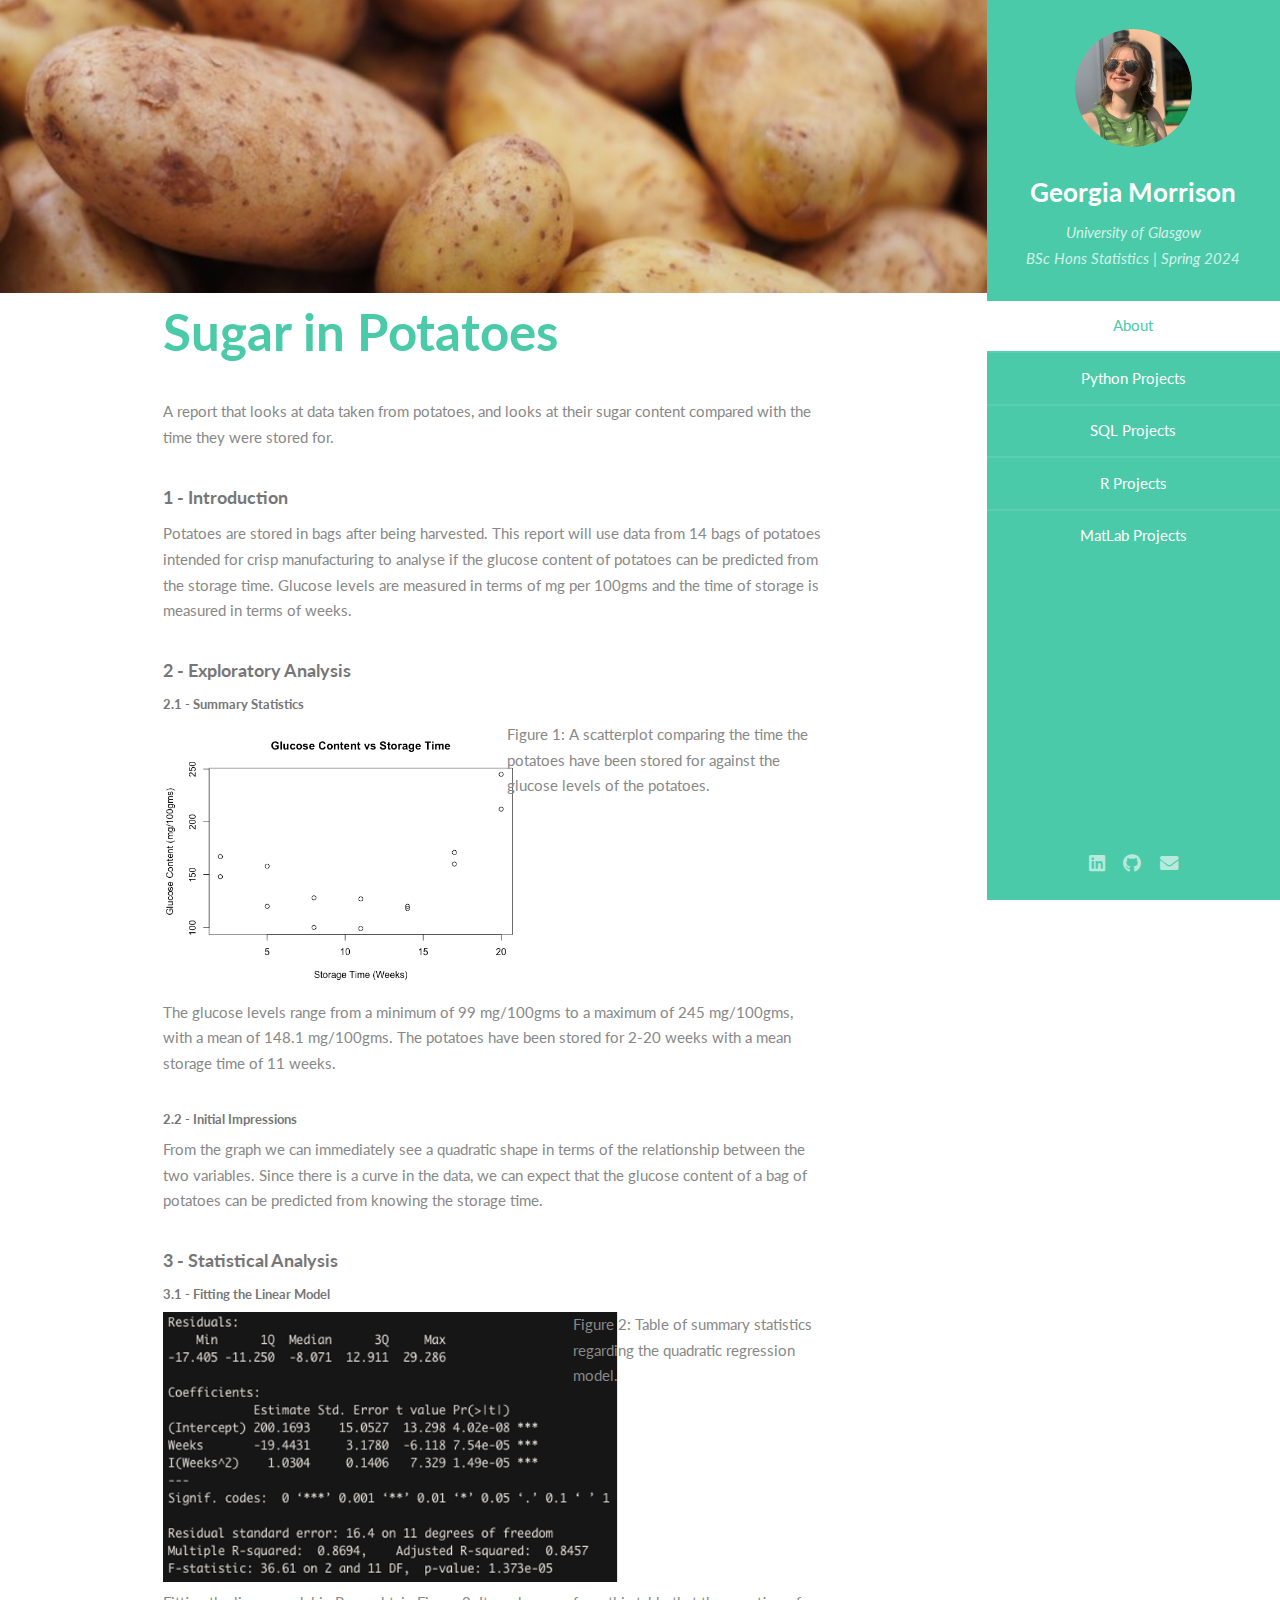
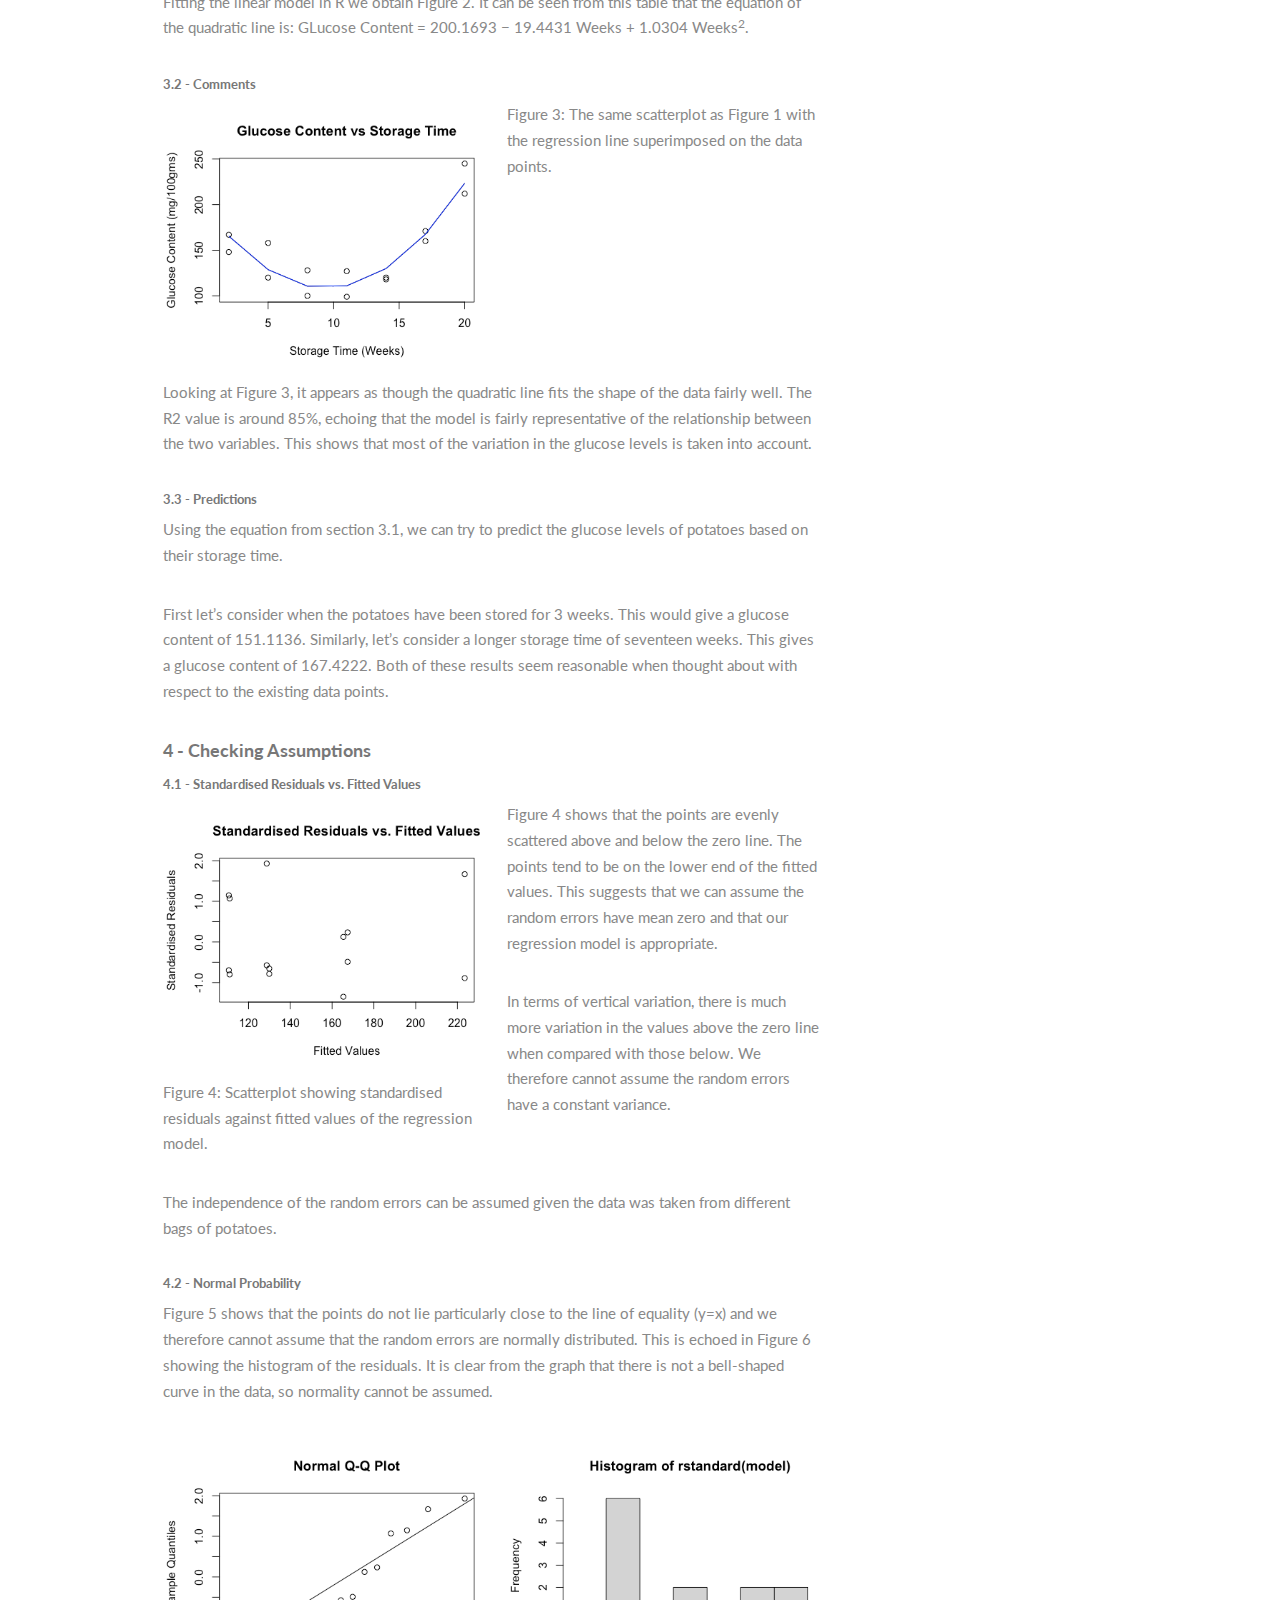
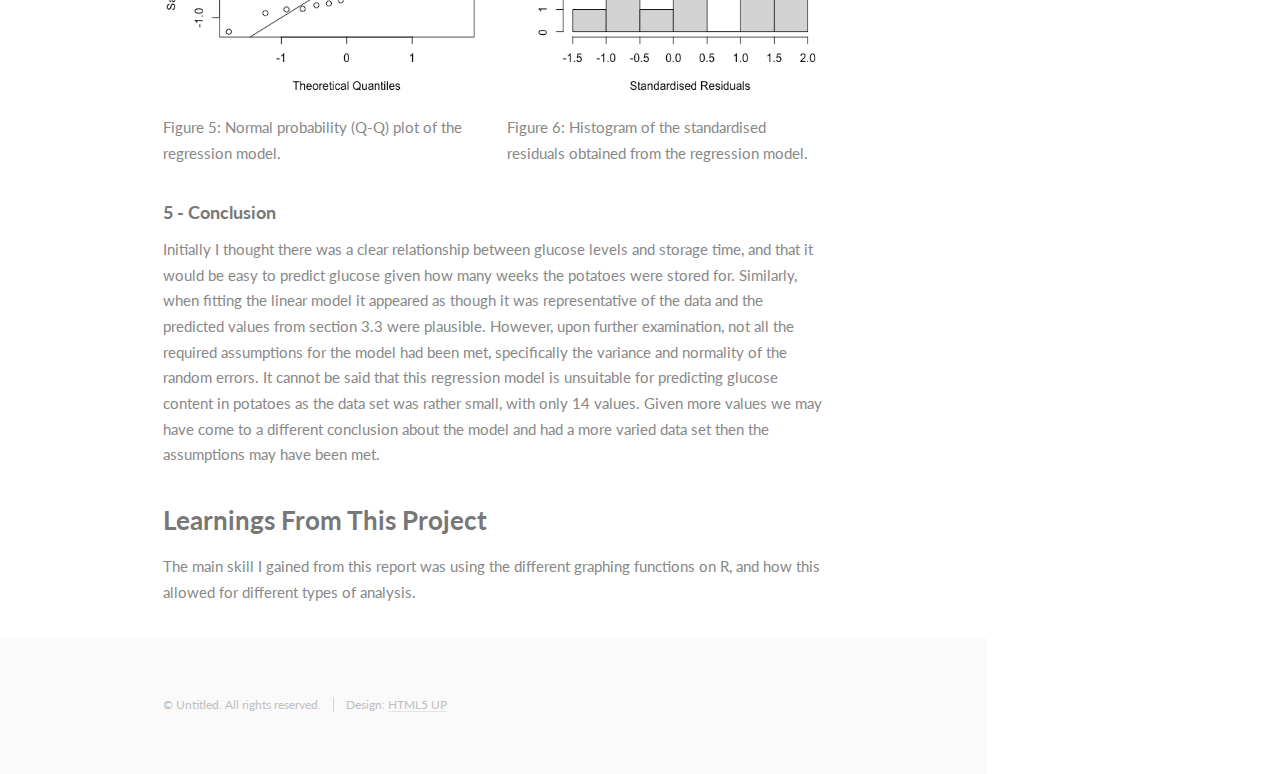
<file: potato-storage.html>
<!DOCTYPE HTML>
<!--
	Read Only by HTML5 UP
	html5up.net | @ajlkn
	Free for personal and commercial use under the CCA 3.0 license (html5up.net/license)
-->
<html>
	<head>
		<title>Coding Portfolio</title>
		<meta charset="utf-8" />
		<meta name="viewport" content="width=device-width, initial-scale=1, user-scalable=no" />
		<link rel="stylesheet" href="assets/css/main.css" />
	</head>
	<body class="is-preload">

		<!-- Header -->
			<section id="header">
				<header>
					<span class="image avatar"><img src="images/IMG_6879.jpeg" alt="" /></span>
					<h1 id="logo"><a href="#">Georgia Morrison</a></h1>
					<p>University of Glasgow<br />
					BSc Hons Statistics | Spring 2024</p>
				</header>
				<nav id="nav">
					<ul>
						<li><a href="index.html" class="active">About</a></li>
						<li><a href="index.html">Python Projects</a></li>
						<li><a href="index.html">SQL Projects</a></li>
						<li><a href="index.html">R Projects</a></li>
						<li><a href="index.html">MatLab Projects</a></li>
					</ul>
				</nav>
				<footer>
					<ul class="icons">
						<li><a href="https://www.linkedin.com/in/georgia-morrison-3302131ba/" class="icon brands fa-linkedin"><span class="label">LinkedIn</span></a></li>
						<li><a href="https://github.com/georgia-morrison" class="icon brands fa-github"><span class="label">Github</span></a></li>
						<li><a href="mailto:georgia.morrison25@icloud.com" class="icon solid fa-envelope"><span class="label">Email</span></a></li>
					</ul>
				</footer>
			</section>

		<!-- Wrapper -->
			<div id="wrapper">

				<!-- Main -->
					<div id="main">

						<!-- One -->
							<div class="image main" data-position="center">
								<img src="images/potatoes.jpg" alt="" />
							</div>
							<div class="container">
								<header class="major">
									<h2>Sugar in Potatoes</h2>
								</header>
								<p>A report that looks at data taken from potatoes, and looks at their sugar content compared with the time they were stored for.</p>
                
								<h4>1 - Introduction</h4>
								<p>Potatoes are stored in bags after being harvested. This report will use data from 14 bags of potatoes intended for crisp manufacturing to analyse if the glucose content of potatoes can be predicted from the storage time. Glucose levels are measured in terms of mg per 100gms and the time of storage is measured in terms of weeks.</p>
			
								<h4>2 - Exploratory Analysis</h4>
								<h5>2.1 - Summary Statistics</h5>
								<div style="width: 100%; overflow: hidden;">
								     <div style="width: 48%; float: left;"> 
									     <img height=270 src="images/Initial Plot.png">
									</div>
								     <div style="margin-left: 52%;"> 
									     <p>Figure 1: A scatterplot comparing the time the potatoes have been stored for against the glucose levels of the potatoes.</p>
									 </div>
								</div>
								<p>The glucose levels range from a minimum of 99 mg/100gms to a maximum of 245 mg/100gms, with a mean of 148.1 mg/100gms. The potatoes have been stored for 2-20 weeks with a mean storage time of 11 weeks.</p>
								
								<h5>2.2 - Initial Impressions</h5>
								<p>From the graph we can immediately see a quadratic shape in terms of the relationship between the two variables. Since there is a curve in the data, we can expect that the glucose content of a bag of potatoes can be predicted from knowing the storage time.</p>
								
								<h4>3 - Statistical Analysis</h4>
								<h5>3.1 - Fitting the Linear Model</h5>
								<div style="width: 100%; overflow: hidden;">
								     <div style="width: 48%; float: left;"> 
									     <img height=270 src="images/Summarystats.png">
									</div>
								     <div style="margin-left: 62%;"> 
									     <p>Figure 2: Table of summary statistics regarding the quadratic regression model.</p>
									 </div>
								</div>
								<p>Fitting the linear model in R we obtain Figure 2. It can be seen from this table that the equation of the quadratic line is:
									GLucose Content = 200.1693 − 19.4431 Weeks + 1.0304 Weeks<sup>2</sup>.</p>
								
								<h5>3.2 - Comments</h5>
								<div style="width: 100%; overflow: hidden;">
								     <div style="width: 48%; float: left;"> 
									     <img height=270 src="images/Fitted Line.png">
									</div>
								     <div style="margin-left: 52%;"> 
									     <p>Figure 3: The same scatterplot as Figure 1 with the regression line superimposed on the data points.</p>
									 </div>
								</div>
								<p>Looking at Figure 3, it appears as though the quadratic line fits the shape of the data fairly well. The R2 value is around 85%, echoing that the model is fairly representative of the relationship between the two variables. This shows that most of the variation in the glucose levels is taken into account.</p>
								
								<h5>3.3 - Predictions</h5>
								<p>Using the equation from section 3.1, we can try to predict the glucose levels of potatoes based on their storage time.</p>
								<p>First let’s consider when the potatoes have been stored for 3 weeks. This would give a glucose content of 151.1136. Similarly, let’s consider a longer storage time of seventeen weeks. This gives a glucose content of 167.4222. Both of these results seem reasonable when thought about with respect to the existing data points.</p>
								
								<h4>4 - Checking Assumptions</h4>
								<h5>4.1 - Standardised Residuals vs. Fitted Values</h5>
								<div style="width: 100%; overflow: hidden;">
								     <div style="width: 48%; float: left;"> 
									     <img height=270 src="images/Standardised Res v Fitted.png">
									     <p>Figure 4: Scatterplot showing standardised residuals against fitted values of the regression model.</p>
									</div>
								     <div style="margin-left: 52%;"> 
									     <p>Figure 4 shows that the points are evenly scattered above and below the zero line. The points tend to be on the lower end of the fitted values. This suggests that we can assume the random errors have mean zero and that our regression model is appropriate.</p>
									     <p>In terms of vertical variation, there is much more variation in the values above the zero line when compared with those below. We therefore cannot assume the random errors have a constant variance.</p>
									 </div>
								</div>
								<p>The independence of the random errors can be assumed given the data was taken from different bags of potatoes.</p>
								
								<h5>4.2 - Normal Probability</h5>
								<p>Figure 5 shows that the points do not lie particularly close to the line of equality (y=x) and we therefore cannot assume that the random errors are normally distributed. This is echoed in Figure 6 showing the histogram of the residuals. It is clear from the graph that there is not a bell-shaped curve in the data, so normality cannot be assumed.</p>
								<div style="width: 100%; overflow: hidden;">
								     <div style="width: 48%; float: left;"> 
									     <img height=270 src="images/Normal QQ.png">
									     <p>Figure 5: Normal probability (Q-Q) plot of the regression model.</p>
									</div>
								     <div style="margin-left: 52%;"> 
									   <img height=270 src="images/Histogram.png">
									     <p>Figure 6: Histogram of the standardised residuals obtained from the regression model.</p>
									 </div>
								</div>
									
								<h4>5 - Conclusion</h4>
								<p>Initially I thought there was a clear relationship between glucose levels and storage time, and that it would be easy to predict glucose given how many weeks the potatoes were stored for. Similarly, when fitting the linear model it appeared as though it was representative of the data and the predicted values from section 3.3 were plausible. However, upon further examination, not all the required assumptions for the model had been met, specifically the variance and normality of the random errors.
It cannot be said that this regression model is unsuitable for predicting glucose content in potatoes as the data set was rather small, with only 14 values. Given more values we may have come to a different conclusion about the model and had a more varied data set then the assumptions may have been met.</p>
									
								<h3>Learnings From This Project</h3>
								<p>The main skill I gained from this report was using the different graphing functions on R, and how this allowed for different types of analysis.</p>
								
							</div>
						</section>

						
			

						<!-- Five -->
						<!--
							<section id="five">
								<div class="container">
									<h3>Elements</h3>

									<section>
										<h4>Text</h4>
										<p>This is <b>bold</b> and this is <strong>strong</strong>. This is <i>italic</i> and this is <em>emphasized</em>.
										This is <sup>superscript</sup> text and this is <sub>subscript</sub> text.
										This is <u>underlined</u> and this is code: <code>for (;;) { ... }</code>. Finally, <a href="#">this is a link</a>.</p>
										<hr />
										<header>
											<h4>Heading with a Subtitle</h4>
											<p>Lorem ipsum dolor sit amet nullam id egestas urna aliquam</p>
										</header>
										<p>Nunc lacinia ante nunc ac lobortis. Interdum adipiscing gravida odio porttitor sem non mi integer non faucibus ornare mi ut ante amet placerat aliquet. Volutpat eu sed ante lacinia sapien lorem accumsan varius montes viverra nibh in adipiscing blandit tempus accumsan.</p>
										<header>
											<h5>Heading with a Subtitle</h5>
											<p>Lorem ipsum dolor sit amet nullam id egestas urna aliquam</p>
										</header>
										<p>Nunc lacinia ante nunc ac lobortis. Interdum adipiscing gravida odio porttitor sem non mi integer non faucibus ornare mi ut ante amet placerat aliquet. Volutpat eu sed ante lacinia sapien lorem accumsan varius montes viverra nibh in adipiscing blandit tempus accumsan.</p>
										<hr />
										<h2>Heading Level 2</h2>
										<h3>Heading Level 3</h3>
										<h4>Heading Level 4</h4>
										<h5>Heading Level 5</h5>
										<h6>Heading Level 6</h6>
										<hr />
										<h5>Blockquote</h5>
										<blockquote>Fringilla nisl. Donec accumsan interdum nisi, quis tincidunt felis sagittis eget tempus euismod. Vestibulum ante ipsum primis in faucibus vestibulum. Blandit adipiscing eu felis iaculis volutpat ac adipiscing accumsan faucibus. Vestibulum ante ipsum primis in faucibus lorem ipsum dolor sit amet nullam adipiscing eu felis.</blockquote>
										<h5>Preformatted</h5>
										<pre><code>i = 0;

while (!deck.isInOrder()) {
    print 'Iteration ' + i;
    deck.shuffle();
    i++;
}

print 'It took ' + i + ' iterations to sort the deck.';</code></pre>
									</section>

									<section>
										<h4>Lists</h4>
										<div class="row">
											<div class="col-6 col-12-xsmall">
												<h5>Unordered</h5>
												<ul>
													<li>Dolor pulvinar etiam magna etiam.</li>
													<li>Sagittis adipiscing lorem eleifend.</li>
													<li>Felis enim feugiat dolore viverra.</li>
												</ul>
												<h5>Alternate</h5>
												<ul class="alt">
													<li>Dolor pulvinar etiam magna etiam.</li>
													<li>Sagittis adipiscing lorem eleifend.</li>
													<li>Felis enim feugiat dolore viverra.</li>
												</ul>
											</div>
											<div class="col-6 col-12-xsmall">
												<h5>Ordered</h5>
												<ol>
													<li>Dolor pulvinar etiam magna etiam.</li>
													<li>Etiam vel felis at lorem sed viverra.</li>
													<li>Felis enim feugiat dolore viverra.</li>
													<li>Dolor pulvinar etiam magna etiam.</li>
													<li>Etiam vel felis at lorem sed viverra.</li>
													<li>Felis enim feugiat dolore viverra.</li>
												</ol>
												<h5>Icons</h5>
												<ul class="icons">
													<li><a href="#" class="icon brands fa-twitter"><span class="label">Twitter</span></a></li>
													<li><a href="#" class="icon brands fa-facebook-f"><span class="label">Facebook</span></a></li>
													<li><a href="#" class="icon brands fa-instagram"><span class="label">Instagram</span></a></li>
													<li><a href="#" class="icon brands fa-github"><span class="label">Github</span></a></li>
													<li><a href="#" class="icon brands fa-dribbble"><span class="label">Dribbble</span></a></li>
													<li><a href="#" class="icon brands fa-tumblr"><span class="label">Tumblr</span></a></li>
												</ul>
											</div>
										</div>
										<h5>Actions</h5>
										<ul class="actions">
											<li><a href="#" class="button primary">Default</a></li>
											<li><a href="#" class="button">Default</a></li>
											<li><a href="#" class="button alt">Default</a></li>
										</ul>
										<ul class="actions small">
											<li><a href="#" class="button primary small">Small</a></li>
											<li><a href="#" class="button small">Small</a></li>
											<li><a href="#" class="button alt small">Small</a></li>
										</ul>
										<div class="row">
											<div class="col-3 col-6-medium col-12-xsmall">
												<ul class="actions stacked">
													<li><a href="#" class="button primary">Default</a></li>
													<li><a href="#" class="button">Default</a></li>
													<li><a href="#" class="button alt">Default</a></li>
												</ul>
											</div>
											<div class="col-3 col-6 col-12-xsmall">
												<ul class="actions stacked">
													<li><a href="#" class="button primary small">Small</a></li>
													<li><a href="#" class="button small">Small</a></li>
													<li><a href="#" class="button alt small">Small</a></li>
												</ul>
											</div>
											<div class="col-3 col-6-medium col-12-xsmall">
												<ul class="actions stacked">
													<li><a href="#" class="button primary fit">Default</a></li>
													<li><a href="#" class="button fit">Default</a></li>
													<li><a href="#" class="button alt fit">Default</a></li>
												</ul>
											</div>
											<div class="col-3 col-6-medium col-12-xsmall">
												<ul class="actions stacked">
													<li><a href="#" class="button primary small fit">Small</a></li>
													<li><a href="#" class="button small fit">Small</a></li>
													<li><a href="#" class="button alt small fit">Small</a></li>
												</ul>
											</div>
										</div>
									</section>

									<section>
										<h4>Table</h4>
										<h5>Default</h5>
										<div class="table-wrapper">
											<table>
												<thead>
													<tr>
														<th>Name</th>
														<th>Description</th>
														<th>Price</th>
													</tr>
												</thead>
												<tbody>
													<tr>
														<td>Item One</td>
														<td>Ante turpis integer aliquet porttitor.</td>
														<td>29.99</td>
													</tr>
													<tr>
														<td>Item Two</td>
														<td>Vis ac commodo adipiscing arcu aliquet.</td>
														<td>19.99</td>
													</tr>
													<tr>
														<td>Item Three</td>
														<td> Morbi faucibus arcu accumsan lorem.</td>
														<td>29.99</td>
													</tr>
													<tr>
														<td>Item Four</td>
														<td>Vitae integer tempus condimentum.</td>
														<td>19.99</td>
													</tr>
													<tr>
														<td>Item Five</td>
														<td>Ante turpis integer aliquet porttitor.</td>
														<td>29.99</td>
													</tr>
												</tbody>
												<tfoot>
													<tr>
														<td colspan="2"></td>
														<td>100.00</td>
													</tr>
												</tfoot>
											</table>
										</div>

										<h5>Alternate</h5>
										<div class="table-wrapper">
											<table class="alt">
												<thead>
													<tr>
														<th>Name</th>
														<th>Description</th>
														<th>Price</th>
													</tr>
												</thead>
												<tbody>
													<tr>
														<td>Item One</td>
														<td>Ante turpis integer aliquet porttitor.</td>
														<td>29.99</td>
													</tr>
													<tr>
														<td>Item Two</td>
														<td>Vis ac commodo adipiscing arcu aliquet.</td>
														<td>19.99</td>
													</tr>
													<tr>
														<td>Item Three</td>
														<td> Morbi faucibus arcu accumsan lorem.</td>
														<td>29.99</td>
													</tr>
													<tr>
														<td>Item Four</td>
														<td>Vitae integer tempus condimentum.</td>
														<td>19.99</td>
													</tr>
													<tr>
														<td>Item Five</td>
														<td>Ante turpis integer aliquet porttitor.</td>
														<td>29.99</td>
													</tr>
												</tbody>
												<tfoot>
													<tr>
														<td colspan="2"></td>
														<td>100.00</td>
													</tr>
												</tfoot>
											</table>
										</div>
									</section>

									<section>
										<h4>Buttons</h4>
										<ul class="actions">
											<li><a href="#" class="button primary">Primary</a></li>
											<li><a href="#" class="button">Default</a></li>
											<li><a href="#" class="button alt">Alternate</a></li>
										</ul>
										<ul class="actions">
											<li><a href="#" class="button primary large">Large</a></li>
											<li><a href="#" class="button">Default</a></li>
											<li><a href="#" class="button alt small">Small</a></li>
										</ul>
										<ul class="actions fit">
											<li><a href="#" class="button primary fit">Fit</a></li>
											<li><a href="#" class="button fit">Fit</a></li>
											<li><a href="#" class="button alt fit">Fit</a></li>
										</ul>
										<ul class="actions fit small">
											<li><a href="#" class="button primary fit small">Fit + Small</a></li>
											<li><a href="#" class="button fit small">Fit + Small</a></li>
											<li><a href="#" class="button alt fit small">Fit + Small</a></li>
										</ul>
										<ul class="actions">
											<li><a href="#" class="button primary icon solid fa-download">Icon</a></li>
											<li><a href="#" class="button icon solid fa-download">Icon</a></li>
											<li><a href="#" class="button alt icon solid fa-check">Icon</a></li>
										</ul>
										<ul class="actions">
											<li><span class="button primary disabled">Primary</span></li>
											<li><span class="button disabled">Default</span></li>
											<li><span class="button alt disabled">Alternate</span></li>
										</ul>
									</section>

									<section>
										<h4>Form</h4>
										<form method="post" action="#">
											<div class="row gtr-uniform">
												<div class="col-6 col-12-xsmall">
													<input type="text" name="demo-name" id="demo-name" value="" placeholder="Name" />
												</div>
												<div class="col-6 col-12-xsmall">
													<input type="email" name="demo-email" id="demo-email" value="" placeholder="Email" />
												</div>
												<div class="col-12">
													<select name="demo-category" id="demo-category">
														<option value="">- Category -</option>
														<option value="1">Manufacturing</option>
														<option value="1">Shipping</option>
														<option value="1">Administration</option>
														<option value="1">Human Resources</option>
													</select>
												</div>
												<div class="col-4 col-12-medium">
													<input type="radio" id="demo-priority-low" name="demo-priority" checked>
													<label for="demo-priority-low">Low Priority</label>
												</div>
												<div class="col-4 col-12-medium">
													<input type="radio" id="demo-priority-normal" name="demo-priority">
													<label for="demo-priority-normal">Normal Priority</label>
												</div>
												<div class="col-4 col-12-medium">
													<input type="radio" id="demo-priority-high" name="demo-priority">
													<label for="demo-priority-high">High Priority</label>
												</div>
												<div class="col-6 col-12-medium">
													<input type="checkbox" id="demo-copy" name="demo-copy">
													<label for="demo-copy">Email me a copy of this message</label>
												</div>
												<div class="col-6 col-12-medium">
													<input type="checkbox" id="demo-human" name="demo-human" checked>
													<label for="demo-human">I am a human and not a robot</label>
												</div>
												<div class="col-12">
													<textarea name="demo-message" id="demo-message" placeholder="Enter your message" rows="6"></textarea>
												</div>
												<div class="col-12">
													<ul class="actions">
														<li><input type="submit" value="Send Message" /></li>
														<li><input type="reset" value="Reset" class="alt" /></li>
													</ul>
												</div>
											</div>
										</form>
									</section>

									<section>
										<h4>Image</h4>
										<h5>Fit</h5>
										<span class="image fit"><img src="images/banner.jpg" alt="" /></span>
										<div class="box alt">
											<div class="row gtr-50 gtr-uniform">
												<div class="col-4"><span class="image fit"><img src="images/pic01.jpg" alt="" /></span></div>
												<div class="col-4"><span class="image fit"><img src="images/pic02.jpg" alt="" /></span></div>
												<div class="col-4"><span class="image fit"><img src="images/pic03.jpg" alt="" /></span></div>
												<div class="col-4"><span class="image fit"><img src="images/pic02.jpg" alt="" /></span></div>
												<div class="col-4"><span class="image fit"><img src="images/pic03.jpg" alt="" /></span></div>
												<div class="col-4"><span class="image fit"><img src="images/pic01.jpg" alt="" /></span></div>
												<div class="col-4"><span class="image fit"><img src="images/pic03.jpg" alt="" /></span></div>
												<div class="col-4"><span class="image fit"><img src="images/pic01.jpg" alt="" /></span></div>
												<div class="col-4"><span class="image fit"><img src="images/pic02.jpg" alt="" /></span></div>
											</div>
										</div>
										<h5>Left &amp; Right</h5>
										<p><span class="image left"><img src="images/avatar.jpg" alt="" /></span>Fringilla nisl. Donec accumsan interdum nisi, quis tincidunt felis sagittis eget. tempus euismod. Vestibulum ante ipsum primis in faucibus vestibulum. Blandit adipiscing eu felis iaculis volutpat ac adipiscing accumsan eu faucibus. Integer ac pellentesque praesent tincidunt felis sagittis eget. tempus euismod. Vestibulum ante ipsum primis in faucibus vestibulum. Blandit adipiscing eu felis iaculis volutpat ac adipiscing accumsan eu faucibus. Integer ac pellentesque praesent. Donec accumsan interdum nisi, quis tincidunt felis sagittis eget. tempus euismod. Vestibulum ante ipsum primis in faucibus vestibulum. Blandit adipiscing eu felis iaculis volutpat ac adipiscing accumsan eu faucibus. Integer ac pellentesque praesent tincidunt felis sagittis eget. tempus euismod. Vestibulum ante ipsum primis in faucibus vestibulum. Blandit adipiscing eu felis iaculis volutpat ac adipiscing accumsan eu faucibus. Integer ac pellentesque praesent.</p>
										<p><span class="image right"><img src="images/avatar.jpg" alt="" /></span>Fringilla nisl. Donec accumsan interdum nisi, quis tincidunt felis sagittis eget. tempus euismod. Vestibulum ante ipsum primis in faucibus vestibulum. Blandit adipiscing eu felis iaculis volutpat ac adipiscing accumsan eu faucibus. Integer ac pellentesque praesent tincidunt felis sagittis eget. tempus euismod. Vestibulum ante ipsum primis in faucibus vestibulum. Blandit adipiscing eu felis iaculis volutpat ac adipiscing accumsan eu faucibus. Integer ac pellentesque praesent. Donec accumsan interdum nisi, quis tincidunt felis sagittis eget. tempus euismod. Vestibulum ante ipsum primis in faucibus vestibulum. Blandit adipiscing eu felis iaculis volutpat ac adipiscing accumsan eu faucibus. Integer ac pellentesque praesent tincidunt felis sagittis eget. tempus euismod. Vestibulum ante ipsum primis in faucibus vestibulum. Blandit adipiscing eu felis iaculis volutpat ac adipiscing accumsan eu faucibus. Integer ac pellentesque praesent.</p>
									</section>

								</div>
							</section>
						-->

					</div>

				<!-- Footer -->
					<section id="footer">
						<div class="container">
							<ul class="copyright">
								<li>&copy; Untitled. All rights reserved.</li><li>Design: <a href="http://html5up.net">HTML5 UP</a></li>
							</ul>
						</div>
					</section>

			</div>

		<!-- Scripts -->
			<script src="assets/js/jquery.min.js"></script>
			<script src="assets/js/jquery.scrollex.min.js"></script>
			<script src="assets/js/jquery.scrolly.min.js"></script>
			<script src="assets/js/browser.min.js"></script>
			<script src="assets/js/breakpoints.min.js"></script>
			<script src="assets/js/util.js"></script>
			<script src="assets/js/main.js"></script>

	</body>
</html>
</file>
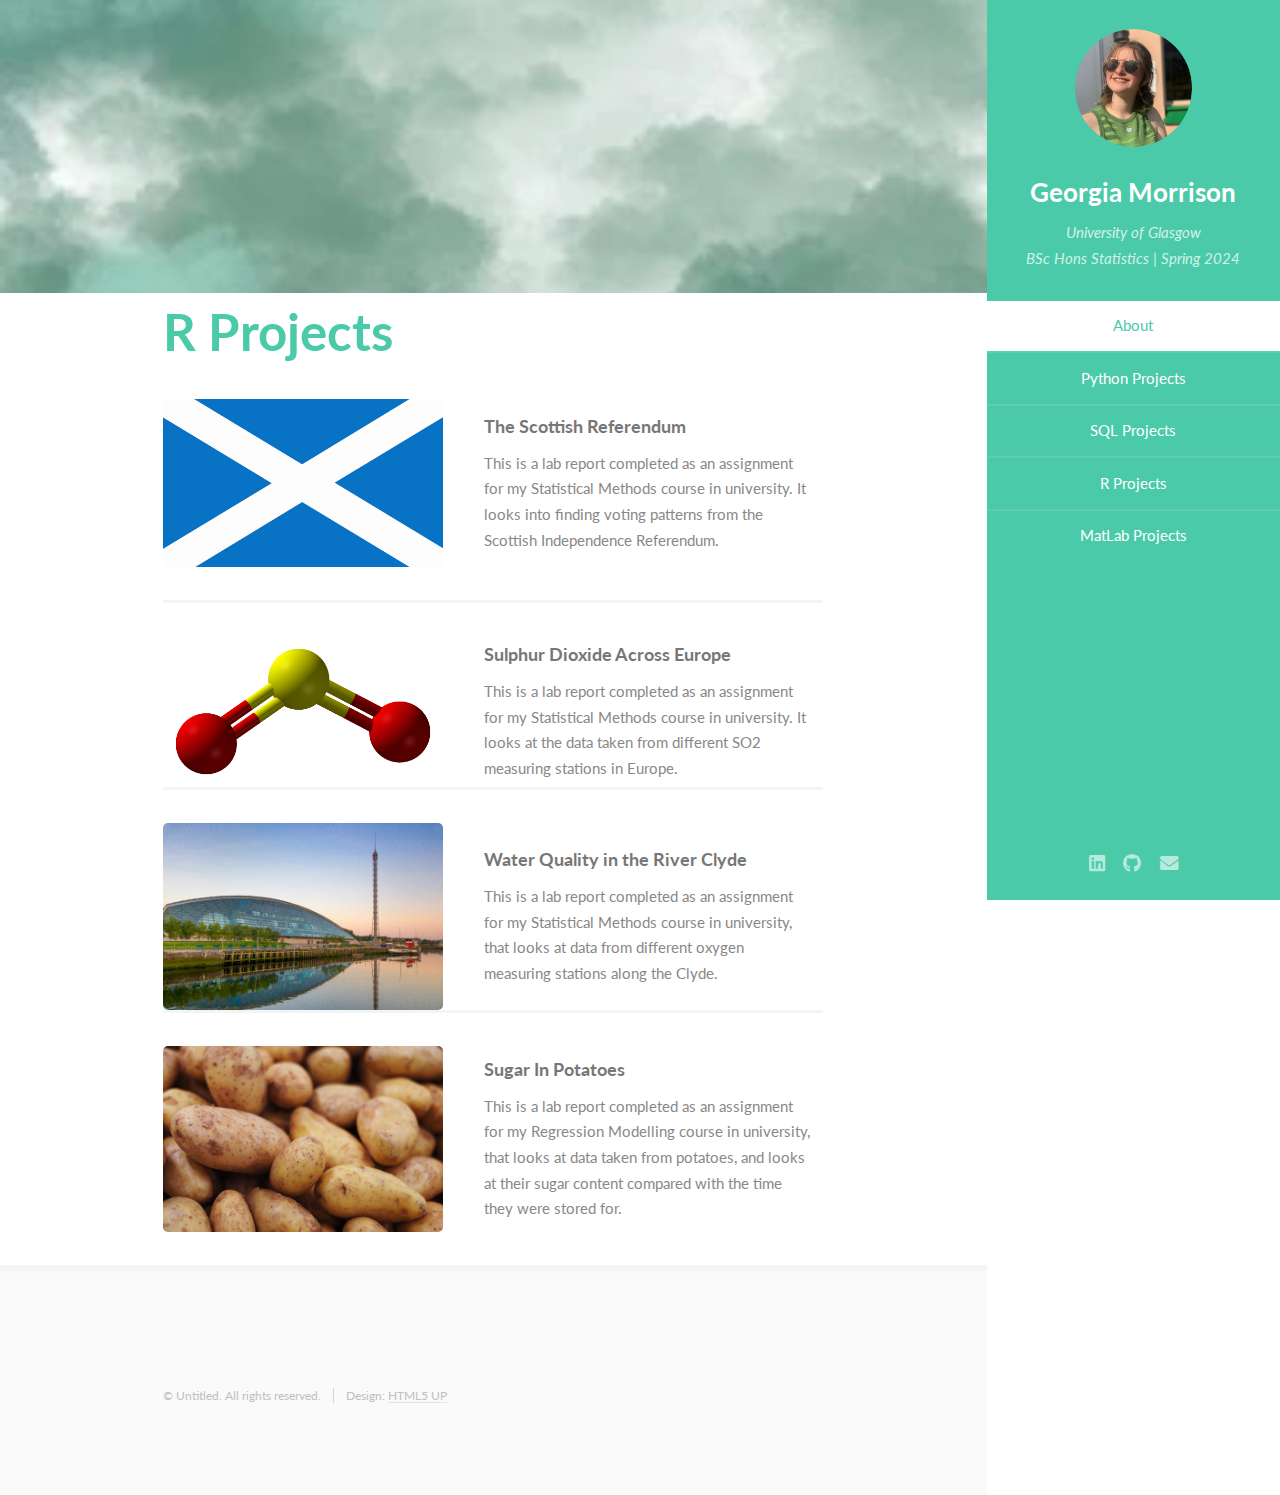
<file: r-projects.html>
<!DOCTYPE HTML>
<!--
	Read Only by HTML5 UP
	html5up.net | @ajlkn
	Free for personal and commercial use under the CCA 3.0 license (html5up.net/license)
-->
<html>
	<head>
		<title>Coding Portfolio</title>
		<meta charset="utf-8" />
		<meta name="viewport" content="width=device-width, initial-scale=1, user-scalable=no" />
		<link rel="stylesheet" href="assets/css/main.css" />
	</head>
	<body class="is-preload">

		<!-- Header -->
			<section id="header">
				<header>
					<span class="image avatar"><img src="images/IMG_6879.jpeg" alt="" /></span>
					<h1 id="logo"><a href="#">Georgia Morrison</a></h1>
					<p>University of Glasgow<br />
					BSc Hons Statistics | Spring 2024</p>
				</header>
				<nav id="nav">
					<ul>
						<li><a href="index.html" class="active">About</a></li>
						<li><a href="index.html">Python Projects</a></li>
						<li><a href="index.html">SQL Projects</a></li>
						<li><a href="#index.html">R Projects</a></li>
						<li><a href="index.html">MatLab Projects</a></li>
					</ul>
				</nav>
				<footer>
					<ul class="icons">
						<li><a href="https://www.linkedin.com/in/georgia-morrison-3302131ba/" class="icon brands fa-linkedin"><span class="label">LinkedIn</span></a></li>
						<li><a href="https://github.com/georgia-morrison" class="icon brands fa-github"><span class="label">Github</span></a></li>
						<li><a href="mailto:georgia.morrison25@icloud.com" class="icon solid fa-envelope"><span class="label">Email</span></a></li>
					</ul>
				</footer>
			</section>

		<!-- Wrapper -->
			<div id="wrapper">

				<!-- Main -->
					<div id="main">

					
								<div class="image main" data-position="center">
									<img src="images/greenclouds.webp" alt="" />
								</div>
								<div class="container">
									<header class="major">
										<h2>R Projects</h2>
									</header>
								</div>
							</section>

					
								<div class="container">
									
									<div class="features">
										<article>
											<a href="#" class="image"><img src="images/Saltire.jpg" alt="" /></a>
											<div class="inner">
												<h4><a href='scottish-referendum.html'>The Scottish Referendum</a></h4>
												<p>This is a lab report completed as an assignment for my Statistical Methods course in university. It looks into finding voting patterns from the Scottish Independence Referendum.</p>
											</div>
										</article>
										<article>
											<a href="#" class="image"><img src="images/Sulfur-balls.png" alt="" /></a>
											<div class="inner">
												<h4><a href='sulphur-dioxide.html'>Sulphur Dioxide Across Europe</a></h4>
												<p>This is a lab report completed as an assignment for my Statistical Methods course in university. It looks at the data taken from different SO2 measuring stations in Europe.</p>
											</div>
										<article>
											<a href="#" class="image"><img src="images/clyde.jpg" alt="" /></a>
											<div class="inner">
												<h4><a href='clyde-water-quality.html'>Water Quality in the River Clyde</a></h4>
												<p>This is a lab report completed as an assignment for my Statistical Methods course in university, that looks at data from different oxygen measuring stations along the Clyde.</p>
											</div>
										<article>
											<a href="#" class="image"><img src="images/potatoes.jpg" alt="" /></a>
											<div class="inner">
												<h4><a href='potato-storage.html'>Sugar In Potatoes</a></h4>
												<p>This is a lab report completed as an assignment for my Regression Modelling course in university, that looks at data taken from potatoes, and looks at their sugar content compared with the time they were stored for.</p>
											</div>
									</ul>
									</ul>
									</ul>
								</div>
							</section>


			

						<!-- Five -->
						<!--
							<section id="five">
								<div class="container">
									<h3>Elements</h3>

									<section>
										<h4>Text</h4>
										<p>This is <b>bold</b> and this is <strong>strong</strong>. This is <i>italic</i> and this is <em>emphasized</em>.
										This is <sup>superscript</sup> text and this is <sub>subscript</sub> text.
										This is <u>underlined</u> and this is code: <code>for (;;) { ... }</code>. Finally, <a href="#">this is a link</a>.</p>
										<hr />
										<header>
											<h4>Heading with a Subtitle</h4>
											<p>Lorem ipsum dolor sit amet nullam id egestas urna aliquam</p>
										</header>
										<p>Nunc lacinia ante nunc ac lobortis. Interdum adipiscing gravida odio porttitor sem non mi integer non faucibus ornare mi ut ante amet placerat aliquet. Volutpat eu sed ante lacinia sapien lorem accumsan varius montes viverra nibh in adipiscing blandit tempus accumsan.</p>
										<header>
											<h5>Heading with a Subtitle</h5>
											<p>Lorem ipsum dolor sit amet nullam id egestas urna aliquam</p>
										</header>
										<p>Nunc lacinia ante nunc ac lobortis. Interdum adipiscing gravida odio porttitor sem non mi integer non faucibus ornare mi ut ante amet placerat aliquet. Volutpat eu sed ante lacinia sapien lorem accumsan varius montes viverra nibh in adipiscing blandit tempus accumsan.</p>
										<hr />
										<h2>Heading Level 2</h2>
										<h3>Heading Level 3</h3>
										<h4>Heading Level 4</h4>
										<h5>Heading Level 5</h5>
										<h6>Heading Level 6</h6>
										<hr />
										<h5>Blockquote</h5>
										<blockquote>Fringilla nisl. Donec accumsan interdum nisi, quis tincidunt felis sagittis eget tempus euismod. Vestibulum ante ipsum primis in faucibus vestibulum. Blandit adipiscing eu felis iaculis volutpat ac adipiscing accumsan faucibus. Vestibulum ante ipsum primis in faucibus lorem ipsum dolor sit amet nullam adipiscing eu felis.</blockquote>
										<h5>Preformatted</h5>
										<pre><code>i = 0;

while (!deck.isInOrder()) {
    print 'Iteration ' + i;
    deck.shuffle();
    i++;
}

print 'It took ' + i + ' iterations to sort the deck.';</code></pre>
									</section>

									<section>
										<h4>Lists</h4>
										<div class="row">
											<div class="col-6 col-12-xsmall">
												<h5>Unordered</h5>
												<ul>
													<li>Dolor pulvinar etiam magna etiam.</li>
													<li>Sagittis adipiscing lorem eleifend.</li>
													<li>Felis enim feugiat dolore viverra.</li>
												</ul>
												<h5>Alternate</h5>
												<ul class="alt">
													<li>Dolor pulvinar etiam magna etiam.</li>
													<li>Sagittis adipiscing lorem eleifend.</li>
													<li>Felis enim feugiat dolore viverra.</li>
												</ul>
											</div>
											<div class="col-6 col-12-xsmall">
												<h5>Ordered</h5>
												<ol>
													<li>Dolor pulvinar etiam magna etiam.</li>
													<li>Etiam vel felis at lorem sed viverra.</li>
													<li>Felis enim feugiat dolore viverra.</li>
													<li>Dolor pulvinar etiam magna etiam.</li>
													<li>Etiam vel felis at lorem sed viverra.</li>
													<li>Felis enim feugiat dolore viverra.</li>
												</ol>
												<h5>Icons</h5>
												<ul class="icons">
													<li><a href="#" class="icon brands fa-twitter"><span class="label">Twitter</span></a></li>
													<li><a href="#" class="icon brands fa-facebook-f"><span class="label">Facebook</span></a></li>
													<li><a href="#" class="icon brands fa-instagram"><span class="label">Instagram</span></a></li>
													<li><a href="#" class="icon brands fa-github"><span class="label">Github</span></a></li>
													<li><a href="#" class="icon brands fa-dribbble"><span class="label">Dribbble</span></a></li>
													<li><a href="#" class="icon brands fa-tumblr"><span class="label">Tumblr</span></a></li>
												</ul>
											</div>
										</div>
										<h5>Actions</h5>
										<ul class="actions">
											<li><a href="#" class="button primary">Default</a></li>
											<li><a href="#" class="button">Default</a></li>
											<li><a href="#" class="button alt">Default</a></li>
										</ul>
										<ul class="actions small">
											<li><a href="#" class="button primary small">Small</a></li>
											<li><a href="#" class="button small">Small</a></li>
											<li><a href="#" class="button alt small">Small</a></li>
										</ul>
										<div class="row">
											<div class="col-3 col-6-medium col-12-xsmall">
												<ul class="actions stacked">
													<li><a href="#" class="button primary">Default</a></li>
													<li><a href="#" class="button">Default</a></li>
													<li><a href="#" class="button alt">Default</a></li>
												</ul>
											</div>
											<div class="col-3 col-6 col-12-xsmall">
												<ul class="actions stacked">
													<li><a href="#" class="button primary small">Small</a></li>
													<li><a href="#" class="button small">Small</a></li>
													<li><a href="#" class="button alt small">Small</a></li>
												</ul>
											</div>
											<div class="col-3 col-6-medium col-12-xsmall">
												<ul class="actions stacked">
													<li><a href="#" class="button primary fit">Default</a></li>
													<li><a href="#" class="button fit">Default</a></li>
													<li><a href="#" class="button alt fit">Default</a></li>
												</ul>
											</div>
											<div class="col-3 col-6-medium col-12-xsmall">
												<ul class="actions stacked">
													<li><a href="#" class="button primary small fit">Small</a></li>
													<li><a href="#" class="button small fit">Small</a></li>
													<li><a href="#" class="button alt small fit">Small</a></li>
												</ul>
											</div>
										</div>
									</section>

									<section>
										<h4>Table</h4>
										<h5>Default</h5>
										<div class="table-wrapper">
											<table>
												<thead>
													<tr>
														<th>Name</th>
														<th>Description</th>
														<th>Price</th>
													</tr>
												</thead>
												<tbody>
													<tr>
														<td>Item One</td>
														<td>Ante turpis integer aliquet porttitor.</td>
														<td>29.99</td>
													</tr>
													<tr>
														<td>Item Two</td>
														<td>Vis ac commodo adipiscing arcu aliquet.</td>
														<td>19.99</td>
													</tr>
													<tr>
														<td>Item Three</td>
														<td> Morbi faucibus arcu accumsan lorem.</td>
														<td>29.99</td>
													</tr>
													<tr>
														<td>Item Four</td>
														<td>Vitae integer tempus condimentum.</td>
														<td>19.99</td>
													</tr>
													<tr>
														<td>Item Five</td>
														<td>Ante turpis integer aliquet porttitor.</td>
														<td>29.99</td>
													</tr>
												</tbody>
												<tfoot>
													<tr>
														<td colspan="2"></td>
														<td>100.00</td>
													</tr>
												</tfoot>
											</table>
										</div>

										<h5>Alternate</h5>
										<div class="table-wrapper">
											<table class="alt">
												<thead>
													<tr>
														<th>Name</th>
														<th>Description</th>
														<th>Price</th>
													</tr>
												</thead>
												<tbody>
													<tr>
														<td>Item One</td>
														<td>Ante turpis integer aliquet porttitor.</td>
														<td>29.99</td>
													</tr>
													<tr>
														<td>Item Two</td>
														<td>Vis ac commodo adipiscing arcu aliquet.</td>
														<td>19.99</td>
													</tr>
													<tr>
														<td>Item Three</td>
														<td> Morbi faucibus arcu accumsan lorem.</td>
														<td>29.99</td>
													</tr>
													<tr>
														<td>Item Four</td>
														<td>Vitae integer tempus condimentum.</td>
														<td>19.99</td>
													</tr>
													<tr>
														<td>Item Five</td>
														<td>Ante turpis integer aliquet porttitor.</td>
														<td>29.99</td>
													</tr>
												</tbody>
												<tfoot>
													<tr>
														<td colspan="2"></td>
														<td>100.00</td>
													</tr>
												</tfoot>
											</table>
										</div>
									</section>

									<section>
										<h4>Buttons</h4>
										<ul class="actions">
											<li><a href="#" class="button primary">Primary</a></li>
											<li><a href="#" class="button">Default</a></li>
											<li><a href="#" class="button alt">Alternate</a></li>
										</ul>
										<ul class="actions">
											<li><a href="#" class="button primary large">Large</a></li>
											<li><a href="#" class="button">Default</a></li>
											<li><a href="#" class="button alt small">Small</a></li>
										</ul>
										<ul class="actions fit">
											<li><a href="#" class="button primary fit">Fit</a></li>
											<li><a href="#" class="button fit">Fit</a></li>
											<li><a href="#" class="button alt fit">Fit</a></li>
										</ul>
										<ul class="actions fit small">
											<li><a href="#" class="button primary fit small">Fit + Small</a></li>
											<li><a href="#" class="button fit small">Fit + Small</a></li>
											<li><a href="#" class="button alt fit small">Fit + Small</a></li>
										</ul>
										<ul class="actions">
											<li><a href="#" class="button primary icon solid fa-download">Icon</a></li>
											<li><a href="#" class="button icon solid fa-download">Icon</a></li>
											<li><a href="#" class="button alt icon solid fa-check">Icon</a></li>
										</ul>
										<ul class="actions">
											<li><span class="button primary disabled">Primary</span></li>
											<li><span class="button disabled">Default</span></li>
											<li><span class="button alt disabled">Alternate</span></li>
										</ul>
									</section>

									<section>
										<h4>Form</h4>
										<form method="post" action="#">
											<div class="row gtr-uniform">
												<div class="col-6 col-12-xsmall">
													<input type="text" name="demo-name" id="demo-name" value="" placeholder="Name" />
												</div>
												<div class="col-6 col-12-xsmall">
													<input type="email" name="demo-email" id="demo-email" value="" placeholder="Email" />
												</div>
												<div class="col-12">
													<select name="demo-category" id="demo-category">
														<option value="">- Category -</option>
														<option value="1">Manufacturing</option>
														<option value="1">Shipping</option>
														<option value="1">Administration</option>
														<option value="1">Human Resources</option>
													</select>
												</div>
												<div class="col-4 col-12-medium">
													<input type="radio" id="demo-priority-low" name="demo-priority" checked>
													<label for="demo-priority-low">Low Priority</label>
												</div>
												<div class="col-4 col-12-medium">
													<input type="radio" id="demo-priority-normal" name="demo-priority">
													<label for="demo-priority-normal">Normal Priority</label>
												</div>
												<div class="col-4 col-12-medium">
													<input type="radio" id="demo-priority-high" name="demo-priority">
													<label for="demo-priority-high">High Priority</label>
												</div>
												<div class="col-6 col-12-medium">
													<input type="checkbox" id="demo-copy" name="demo-copy">
													<label for="demo-copy">Email me a copy of this message</label>
												</div>
												<div class="col-6 col-12-medium">
													<input type="checkbox" id="demo-human" name="demo-human" checked>
													<label for="demo-human">I am a human and not a robot</label>
												</div>
												<div class="col-12">
													<textarea name="demo-message" id="demo-message" placeholder="Enter your message" rows="6"></textarea>
												</div>
												<div class="col-12">
													<ul class="actions">
														<li><input type="submit" value="Send Message" /></li>
														<li><input type="reset" value="Reset" class="alt" /></li>
													</ul>
												</div>
											</div>
										</form>
									</section>

									<section>
										<h4>Image</h4>
										<h5>Fit</h5>
										<span class="image fit"><img src="images/banner.jpg" alt="" /></span>
										<div class="box alt">
											<div class="row gtr-50 gtr-uniform">
												<div class="col-4"><span class="image fit"><img src="images/pic01.jpg" alt="" /></span></div>
												<div class="col-4"><span class="image fit"><img src="images/pic02.jpg" alt="" /></span></div>
												<div class="col-4"><span class="image fit"><img src="images/pic03.jpg" alt="" /></span></div>
												<div class="col-4"><span class="image fit"><img src="images/pic02.jpg" alt="" /></span></div>
												<div class="col-4"><span class="image fit"><img src="images/pic03.jpg" alt="" /></span></div>
												<div class="col-4"><span class="image fit"><img src="images/pic01.jpg" alt="" /></span></div>
												<div class="col-4"><span class="image fit"><img src="images/pic03.jpg" alt="" /></span></div>
												<div class="col-4"><span class="image fit"><img src="images/pic01.jpg" alt="" /></span></div>
												<div class="col-4"><span class="image fit"><img src="images/pic02.jpg" alt="" /></span></div>
											</div>
										</div>
										<h5>Left &amp; Right</h5>
										<p><span class="image left"><img src="images/avatar.jpg" alt="" /></span>Fringilla nisl. Donec accumsan interdum nisi, quis tincidunt felis sagittis eget. tempus euismod. Vestibulum ante ipsum primis in faucibus vestibulum. Blandit adipiscing eu felis iaculis volutpat ac adipiscing accumsan eu faucibus. Integer ac pellentesque praesent tincidunt felis sagittis eget. tempus euismod. Vestibulum ante ipsum primis in faucibus vestibulum. Blandit adipiscing eu felis iaculis volutpat ac adipiscing accumsan eu faucibus. Integer ac pellentesque praesent. Donec accumsan interdum nisi, quis tincidunt felis sagittis eget. tempus euismod. Vestibulum ante ipsum primis in faucibus vestibulum. Blandit adipiscing eu felis iaculis volutpat ac adipiscing accumsan eu faucibus. Integer ac pellentesque praesent tincidunt felis sagittis eget. tempus euismod. Vestibulum ante ipsum primis in faucibus vestibulum. Blandit adipiscing eu felis iaculis volutpat ac adipiscing accumsan eu faucibus. Integer ac pellentesque praesent.</p>
										<p><span class="image right"><img src="images/avatar.jpg" alt="" /></span>Fringilla nisl. Donec accumsan interdum nisi, quis tincidunt felis sagittis eget. tempus euismod. Vestibulum ante ipsum primis in faucibus vestibulum. Blandit adipiscing eu felis iaculis volutpat ac adipiscing accumsan eu faucibus. Integer ac pellentesque praesent tincidunt felis sagittis eget. tempus euismod. Vestibulum ante ipsum primis in faucibus vestibulum. Blandit adipiscing eu felis iaculis volutpat ac adipiscing accumsan eu faucibus. Integer ac pellentesque praesent. Donec accumsan interdum nisi, quis tincidunt felis sagittis eget. tempus euismod. Vestibulum ante ipsum primis in faucibus vestibulum. Blandit adipiscing eu felis iaculis volutpat ac adipiscing accumsan eu faucibus. Integer ac pellentesque praesent tincidunt felis sagittis eget. tempus euismod. Vestibulum ante ipsum primis in faucibus vestibulum. Blandit adipiscing eu felis iaculis volutpat ac adipiscing accumsan eu faucibus. Integer ac pellentesque praesent.</p>
									</section>

								</div>
							</section>
						-->

					</div>

				<!-- Footer -->
					<section id="footer">
						<div class="container">
							<ul class="copyright">
								<li>&copy; Untitled. All rights reserved.</li><li>Design: <a href="http://html5up.net">HTML5 UP</a></li>
							</ul>
						</div>
					</section>

			</div>

		<!-- Scripts -->
			<script src="assets/js/jquery.min.js"></script>
			<script src="assets/js/jquery.scrollex.min.js"></script>
			<script src="assets/js/jquery.scrolly.min.js"></script>
			<script src="assets/js/browser.min.js"></script>
			<script src="assets/js/breakpoints.min.js"></script>
			<script src="assets/js/util.js"></script>
			<script src="assets/js/main.js"></script>

	</body>
</html>
</file>
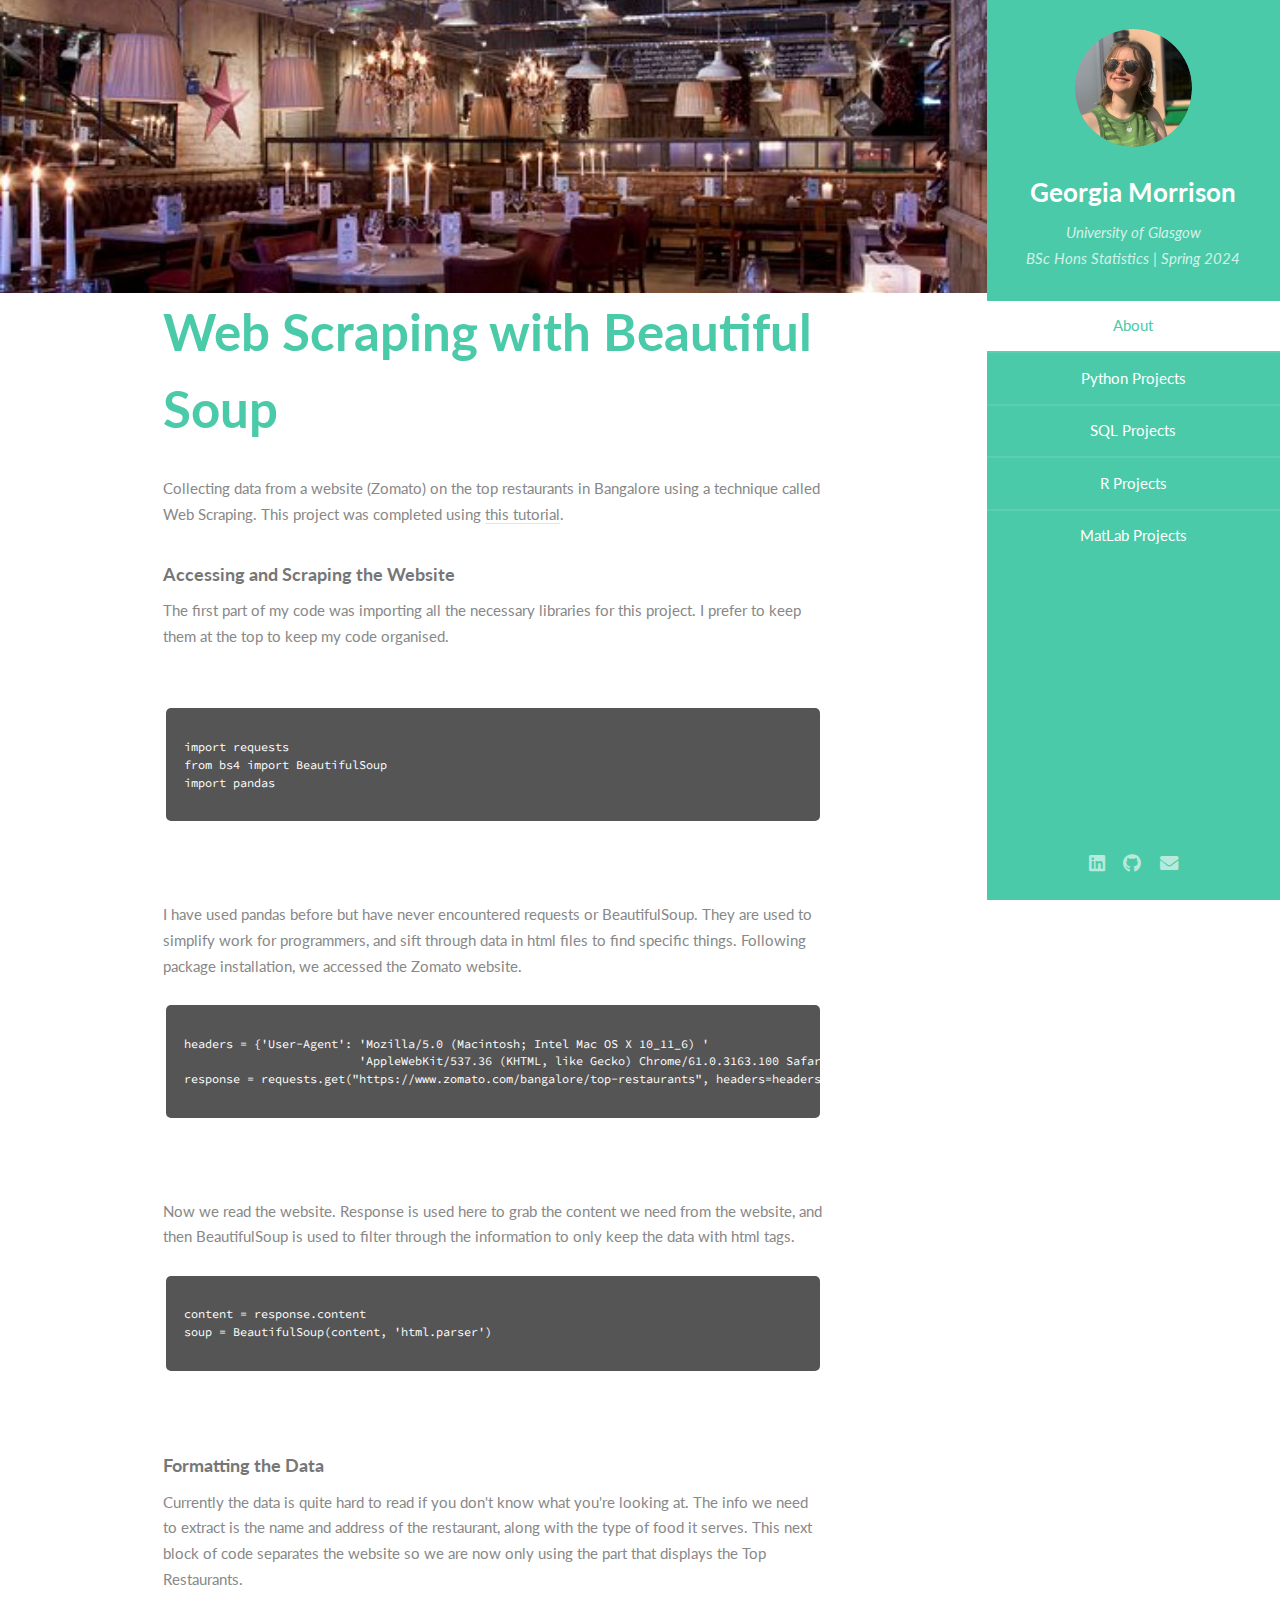
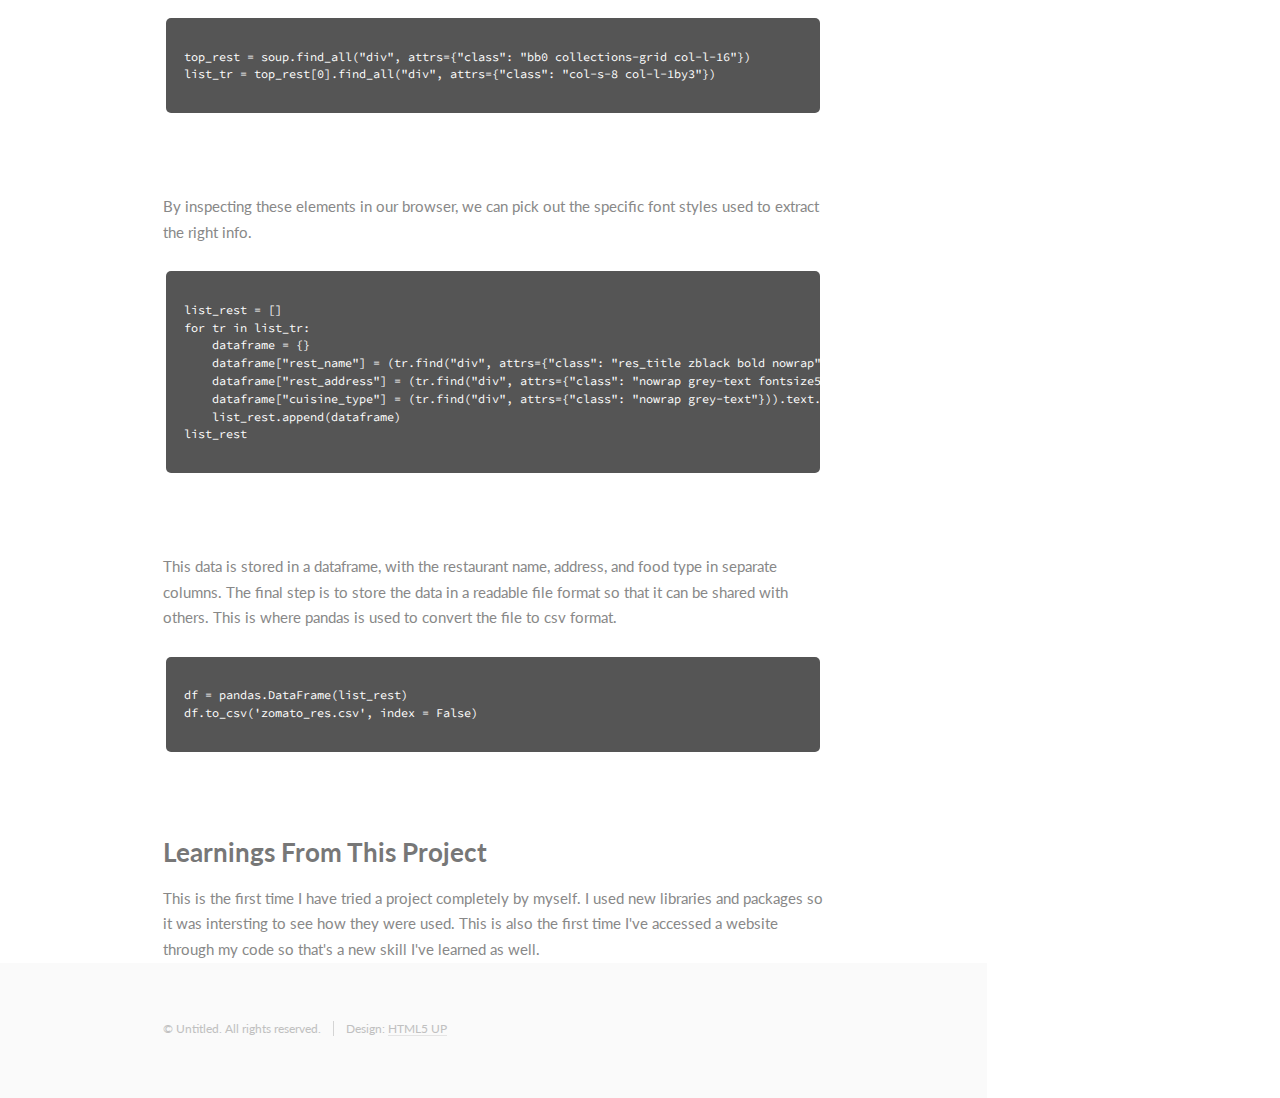
<file: restaurant-info.html>
<!DOCTYPE HTML>
<!--
	Read Only by HTML5 UP
	html5up.net | @ajlkn
	Free for personal and commercial use under the CCA 3.0 license (html5up.net/license)
-->
<html>
	<head>
		<title>Coding Portfolio</title>
		<meta charset="utf-8" />
		<meta name="viewport" content="width=device-width, initial-scale=1, user-scalable=no" />
		<link rel="stylesheet" href="assets/css/main.css" />
	</head>
	<body class="is-preload">

		<!-- Header -->
			<section id="header">
				<header>
					<span class="image avatar"><img src="images/IMG_6879.jpeg" alt="" /></span>
					<h1 id="logo"><a href="#">Georgia Morrison</a></h1>
					<p>University of Glasgow<br />
					BSc Hons Statistics | Spring 2024</p>
				</header>
				<nav id="nav">
					<ul>
						<li><a href="index.html" class="active">About</a></li>
						<li><a href="index.html">Python Projects</a></li>
						<li><a href="index.html">SQL Projects</a></li>
						<li><a href="index.html">R Projects</a></li>
						<li><a href="index.html">MatLab Projects</a></li>
					</ul>
				</nav>
				<footer>
					<ul class="icons">
						<li><a href="https://www.linkedin.com/in/georgia-morrison-3302131ba/" class="icon brands fa-linkedin"><span class="label">LinkedIn</span></a></li>
						<li><a href="https://github.com/georgia-morrison" class="icon brands fa-github"><span class="label">Github</span></a></li>
						<li><a href="mailto:georgia.morrison25@icloud.com" class="icon solid fa-envelope"><span class="label">Email</span></a></li>
					</ul>
				</footer>
			</section>

		<!-- Wrapper -->
			<div id="wrapper">

				<!-- Main -->
					<div id="main">

						<!-- One -->
							<div class="image main" data-position="center">
								<img src="images/restaurant.jpg" alt="" />
							</div>
							<div class="container">
								<header class="major">
									<h2>Web Scraping with Beautiful Soup</h2>
								</header>
								<p>Collecting data from a website (Zomato) on the top restaurants in Bangalore using a technique called Web Scraping. This project was completed using <a href="https://datascienceplus.com/zomato-web-scraping-with-beautifulsoup-in-python/">this tutorial</a>.</p>
                						
								<h4>Accessing and Scraping the Website</h4>
								<p> The first part of my code was importing all the necessary libraries for this project. I prefer to keep them at the top to keep my code organised.</p>
								<pre>
									<code>
import requests
from bs4 import BeautifulSoup
import pandas
									</code>
								</pre>
								
								<p4> I have used pandas before but have never encountered requests or BeautifulSoup. They are used to simplify work for programmers, and sift through data in html files to find specific things.</p4>
								
								<p4> Following package installation, we accessed the Zomato website.</p4>
								<pre>
									<code>
headers = {'User-Agent': 'Mozilla/5.0 (Macintosh; Intel Mac OS X 10_11_6) '
                         'AppleWebKit/537.36 (KHTML, like Gecko) Chrome/61.0.3163.100 Safari/537.36'}
response = requests.get("https://www.zomato.com/bangalore/top-restaurants", headers=headers)
									</code>
								</pre>
								
								<p4> Now we read the website. Response is used here to grab the content we need from the website, and then BeautifulSoup is used to filter through the information to only keep the data with html tags.</p4>
								<pre>
									<code>
content = response.content
soup = BeautifulSoup(content, 'html.parser')
									</code>
								</pre>
								
								<h4>Formatting the Data</h4>
								
								<p4>Currently the data is quite hard to read if you don't know what you're looking at. The info we need to extract is the name and address of the restaurant, along with the type of food it serves.</p4>
								<p4>This next block of code separates the website so we are now only using the part that displays the Top Restaurants.</p4>
								<pre>
									<code>
top_rest = soup.find_all("div", attrs={"class": "bb0 collections-grid col-l-16"})
list_tr = top_rest[0].find_all("div", attrs={"class": "col-s-8 col-l-1by3"})
									</code>
								</pre>
								
								<p4>By inspecting these elements in our browser, we can pick out the specific font styles used to extract the right info.</p4>
								<pre>
									<code>
list_rest = []
for tr in list_tr:
    dataframe = {}
    dataframe["rest_name"] = (tr.find("div", attrs={"class": "res_title zblack bold nowrap"})).text.replace('\n', ' ')
    dataframe["rest_address"] = (tr.find("div", attrs={"class": "nowrap grey-text fontsize5 ttupper"})).text.replace('\n', ' ')
    dataframe["cuisine_type"] = (tr.find("div", attrs={"class": "nowrap grey-text"})).text.replace('\n', ' ')
    list_rest.append(dataframe)
list_rest
									</code>
								</pre>
								
								<p4>This data is stored in a dataframe, with the restaurant name, address, and food type in separate columns.</p4>
								<p4>The final step is to store the data in a readable file format so that it can be shared with others. This is where pandas is used to convert the file to csv format.</p4>
								<pre>
									<code>
df = pandas.DataFrame(list_rest)
df.to_csv('zomato_res.csv', index = False)
									</code>
								</pre>
								
								<h3>Learnings From This Project</h3>
								<p4>This is the first time I have tried a project completely by myself. I used new libraries and packages so it was intersting to see how they were used. This is also the first time I've accessed a website through my code so that's a new skill I've learned as well.</p4>
							</div>
						</section>

						
			

						<!-- Five -->
						<!--
							<section id="five">
								<div class="container">
									<h3>Elements</h3>

									<section>
										<h4>Text</h4>
										<p>This is <b>bold</b> and this is <strong>strong</strong>. This is <i>italic</i> and this is <em>emphasized</em>.
										This is <sup>superscript</sup> text and this is <sub>subscript</sub> text.
										This is <u>underlined</u> and this is code: <code>for (;;) { ... }</code>. Finally, <a href="#">this is a link</a>.</p>
										<hr />
										<header>
											<h4>Heading with a Subtitle</h4>
											<p>Lorem ipsum dolor sit amet nullam id egestas urna aliquam</p>
										</header>
										<p>Nunc lacinia ante nunc ac lobortis. Interdum adipiscing gravida odio porttitor sem non mi integer non faucibus ornare mi ut ante amet placerat aliquet. Volutpat eu sed ante lacinia sapien lorem accumsan varius montes viverra nibh in adipiscing blandit tempus accumsan.</p>
										<header>
											<h5>Heading with a Subtitle</h5>
											<p>Lorem ipsum dolor sit amet nullam id egestas urna aliquam</p>
										</header>
										<p>Nunc lacinia ante nunc ac lobortis. Interdum adipiscing gravida odio porttitor sem non mi integer non faucibus ornare mi ut ante amet placerat aliquet. Volutpat eu sed ante lacinia sapien lorem accumsan varius montes viverra nibh in adipiscing blandit tempus accumsan.</p>
										<hr />
										<h2>Heading Level 2</h2>
										<h3>Heading Level 3</h3>
										<h4>Heading Level 4</h4>
										<h5>Heading Level 5</h5>
										<h6>Heading Level 6</h6>
										<hr />
										<h5>Blockquote</h5>
										<blockquote>Fringilla nisl. Donec accumsan interdum nisi, quis tincidunt felis sagittis eget tempus euismod. Vestibulum ante ipsum primis in faucibus vestibulum. Blandit adipiscing eu felis iaculis volutpat ac adipiscing accumsan faucibus. Vestibulum ante ipsum primis in faucibus lorem ipsum dolor sit amet nullam adipiscing eu felis.</blockquote>
										<h5>Preformatted</h5>
										<pre><code>i = 0;

while (!deck.isInOrder()) {
    print 'Iteration ' + i;
    deck.shuffle();
    i++;
}

print 'It took ' + i + ' iterations to sort the deck.';</code></pre>
									</section>

									<section>
										<h4>Lists</h4>
										<div class="row">
											<div class="col-6 col-12-xsmall">
												<h5>Unordered</h5>
												<ul>
													<li>Dolor pulvinar etiam magna etiam.</li>
													<li>Sagittis adipiscing lorem eleifend.</li>
													<li>Felis enim feugiat dolore viverra.</li>
												</ul>
												<h5>Alternate</h5>
												<ul class="alt">
													<li>Dolor pulvinar etiam magna etiam.</li>
													<li>Sagittis adipiscing lorem eleifend.</li>
													<li>Felis enim feugiat dolore viverra.</li>
												</ul>
											</div>
											<div class="col-6 col-12-xsmall">
												<h5>Ordered</h5>
												<ol>
													<li>Dolor pulvinar etiam magna etiam.</li>
													<li>Etiam vel felis at lorem sed viverra.</li>
													<li>Felis enim feugiat dolore viverra.</li>
													<li>Dolor pulvinar etiam magna etiam.</li>
													<li>Etiam vel felis at lorem sed viverra.</li>
													<li>Felis enim feugiat dolore viverra.</li>
												</ol>
												<h5>Icons</h5>
												<ul class="icons">
													<li><a href="#" class="icon brands fa-twitter"><span class="label">Twitter</span></a></li>
													<li><a href="#" class="icon brands fa-facebook-f"><span class="label">Facebook</span></a></li>
													<li><a href="#" class="icon brands fa-instagram"><span class="label">Instagram</span></a></li>
													<li><a href="#" class="icon brands fa-github"><span class="label">Github</span></a></li>
													<li><a href="#" class="icon brands fa-dribbble"><span class="label">Dribbble</span></a></li>
													<li><a href="#" class="icon brands fa-tumblr"><span class="label">Tumblr</span></a></li>
												</ul>
											</div>
										</div>
										<h5>Actions</h5>
										<ul class="actions">
											<li><a href="#" class="button primary">Default</a></li>
											<li><a href="#" class="button">Default</a></li>
											<li><a href="#" class="button alt">Default</a></li>
										</ul>
										<ul class="actions small">
											<li><a href="#" class="button primary small">Small</a></li>
											<li><a href="#" class="button small">Small</a></li>
											<li><a href="#" class="button alt small">Small</a></li>
										</ul>
										<div class="row">
											<div class="col-3 col-6-medium col-12-xsmall">
												<ul class="actions stacked">
													<li><a href="#" class="button primary">Default</a></li>
													<li><a href="#" class="button">Default</a></li>
													<li><a href="#" class="button alt">Default</a></li>
												</ul>
											</div>
											<div class="col-3 col-6 col-12-xsmall">
												<ul class="actions stacked">
													<li><a href="#" class="button primary small">Small</a></li>
													<li><a href="#" class="button small">Small</a></li>
													<li><a href="#" class="button alt small">Small</a></li>
												</ul>
											</div>
											<div class="col-3 col-6-medium col-12-xsmall">
												<ul class="actions stacked">
													<li><a href="#" class="button primary fit">Default</a></li>
													<li><a href="#" class="button fit">Default</a></li>
													<li><a href="#" class="button alt fit">Default</a></li>
												</ul>
											</div>
											<div class="col-3 col-6-medium col-12-xsmall">
												<ul class="actions stacked">
													<li><a href="#" class="button primary small fit">Small</a></li>
													<li><a href="#" class="button small fit">Small</a></li>
													<li><a href="#" class="button alt small fit">Small</a></li>
												</ul>
											</div>
										</div>
									</section>

									<section>
										<h4>Table</h4>
										<h5>Default</h5>
										<div class="table-wrapper">
											<table>
												<thead>
													<tr>
														<th>Name</th>
														<th>Description</th>
														<th>Price</th>
													</tr>
												</thead>
												<tbody>
													<tr>
														<td>Item One</td>
														<td>Ante turpis integer aliquet porttitor.</td>
														<td>29.99</td>
													</tr>
													<tr>
														<td>Item Two</td>
														<td>Vis ac commodo adipiscing arcu aliquet.</td>
														<td>19.99</td>
													</tr>
													<tr>
														<td>Item Three</td>
														<td> Morbi faucibus arcu accumsan lorem.</td>
														<td>29.99</td>
													</tr>
													<tr>
														<td>Item Four</td>
														<td>Vitae integer tempus condimentum.</td>
														<td>19.99</td>
													</tr>
													<tr>
														<td>Item Five</td>
														<td>Ante turpis integer aliquet porttitor.</td>
														<td>29.99</td>
													</tr>
												</tbody>
												<tfoot>
													<tr>
														<td colspan="2"></td>
														<td>100.00</td>
													</tr>
												</tfoot>
											</table>
										</div>

										<h5>Alternate</h5>
										<div class="table-wrapper">
											<table class="alt">
												<thead>
													<tr>
														<th>Name</th>
														<th>Description</th>
														<th>Price</th>
													</tr>
												</thead>
												<tbody>
													<tr>
														<td>Item One</td>
														<td>Ante turpis integer aliquet porttitor.</td>
														<td>29.99</td>
													</tr>
													<tr>
														<td>Item Two</td>
														<td>Vis ac commodo adipiscing arcu aliquet.</td>
														<td>19.99</td>
													</tr>
													<tr>
														<td>Item Three</td>
														<td> Morbi faucibus arcu accumsan lorem.</td>
														<td>29.99</td>
													</tr>
													<tr>
														<td>Item Four</td>
														<td>Vitae integer tempus condimentum.</td>
														<td>19.99</td>
													</tr>
													<tr>
														<td>Item Five</td>
														<td>Ante turpis integer aliquet porttitor.</td>
														<td>29.99</td>
													</tr>
												</tbody>
												<tfoot>
													<tr>
														<td colspan="2"></td>
														<td>100.00</td>
													</tr>
												</tfoot>
											</table>
										</div>
									</section>

									<section>
										<h4>Buttons</h4>
										<ul class="actions">
											<li><a href="#" class="button primary">Primary</a></li>
											<li><a href="#" class="button">Default</a></li>
											<li><a href="#" class="button alt">Alternate</a></li>
										</ul>
										<ul class="actions">
											<li><a href="#" class="button primary large">Large</a></li>
											<li><a href="#" class="button">Default</a></li>
											<li><a href="#" class="button alt small">Small</a></li>
										</ul>
										<ul class="actions fit">
											<li><a href="#" class="button primary fit">Fit</a></li>
											<li><a href="#" class="button fit">Fit</a></li>
											<li><a href="#" class="button alt fit">Fit</a></li>
										</ul>
										<ul class="actions fit small">
											<li><a href="#" class="button primary fit small">Fit + Small</a></li>
											<li><a href="#" class="button fit small">Fit + Small</a></li>
											<li><a href="#" class="button alt fit small">Fit + Small</a></li>
										</ul>
										<ul class="actions">
											<li><a href="#" class="button primary icon solid fa-download">Icon</a></li>
											<li><a href="#" class="button icon solid fa-download">Icon</a></li>
											<li><a href="#" class="button alt icon solid fa-check">Icon</a></li>
										</ul>
										<ul class="actions">
											<li><span class="button primary disabled">Primary</span></li>
											<li><span class="button disabled">Default</span></li>
											<li><span class="button alt disabled">Alternate</span></li>
										</ul>
									</section>

									<section>
										<h4>Form</h4>
										<form method="post" action="#">
											<div class="row gtr-uniform">
												<div class="col-6 col-12-xsmall">
													<input type="text" name="demo-name" id="demo-name" value="" placeholder="Name" />
												</div>
												<div class="col-6 col-12-xsmall">
													<input type="email" name="demo-email" id="demo-email" value="" placeholder="Email" />
												</div>
												<div class="col-12">
													<select name="demo-category" id="demo-category">
														<option value="">- Category -</option>
														<option value="1">Manufacturing</option>
														<option value="1">Shipping</option>
														<option value="1">Administration</option>
														<option value="1">Human Resources</option>
													</select>
												</div>
												<div class="col-4 col-12-medium">
													<input type="radio" id="demo-priority-low" name="demo-priority" checked>
													<label for="demo-priority-low">Low Priority</label>
												</div>
												<div class="col-4 col-12-medium">
													<input type="radio" id="demo-priority-normal" name="demo-priority">
													<label for="demo-priority-normal">Normal Priority</label>
												</div>
												<div class="col-4 col-12-medium">
													<input type="radio" id="demo-priority-high" name="demo-priority">
													<label for="demo-priority-high">High Priority</label>
												</div>
												<div class="col-6 col-12-medium">
													<input type="checkbox" id="demo-copy" name="demo-copy">
													<label for="demo-copy">Email me a copy of this message</label>
												</div>
												<div class="col-6 col-12-medium">
													<input type="checkbox" id="demo-human" name="demo-human" checked>
													<label for="demo-human">I am a human and not a robot</label>
												</div>
												<div class="col-12">
													<textarea name="demo-message" id="demo-message" placeholder="Enter your message" rows="6"></textarea>
												</div>
												<div class="col-12">
													<ul class="actions">
														<li><input type="submit" value="Send Message" /></li>
														<li><input type="reset" value="Reset" class="alt" /></li>
													</ul>
												</div>
											</div>
										</form>
									</section>

									<section>
										<h4>Image</h4>
										<h5>Fit</h5>
										<span class="image fit"><img src="images/banner.jpg" alt="" /></span>
										<div class="box alt">
											<div class="row gtr-50 gtr-uniform">
												<div class="col-4"><span class="image fit"><img src="images/pic01.jpg" alt="" /></span></div>
												<div class="col-4"><span class="image fit"><img src="images/pic02.jpg" alt="" /></span></div>
												<div class="col-4"><span class="image fit"><img src="images/pic03.jpg" alt="" /></span></div>
												<div class="col-4"><span class="image fit"><img src="images/pic02.jpg" alt="" /></span></div>
												<div class="col-4"><span class="image fit"><img src="images/pic03.jpg" alt="" /></span></div>
												<div class="col-4"><span class="image fit"><img src="images/pic01.jpg" alt="" /></span></div>
												<div class="col-4"><span class="image fit"><img src="images/pic03.jpg" alt="" /></span></div>
												<div class="col-4"><span class="image fit"><img src="images/pic01.jpg" alt="" /></span></div>
												<div class="col-4"><span class="image fit"><img src="images/pic02.jpg" alt="" /></span></div>
											</div>
										</div>
										<h5>Left &amp; Right</h5>
										<p><span class="image left"><img src="images/avatar.jpg" alt="" /></span>Fringilla nisl. Donec accumsan interdum nisi, quis tincidunt felis sagittis eget. tempus euismod. Vestibulum ante ipsum primis in faucibus vestibulum. Blandit adipiscing eu felis iaculis volutpat ac adipiscing accumsan eu faucibus. Integer ac pellentesque praesent tincidunt felis sagittis eget. tempus euismod. Vestibulum ante ipsum primis in faucibus vestibulum. Blandit adipiscing eu felis iaculis volutpat ac adipiscing accumsan eu faucibus. Integer ac pellentesque praesent. Donec accumsan interdum nisi, quis tincidunt felis sagittis eget. tempus euismod. Vestibulum ante ipsum primis in faucibus vestibulum. Blandit adipiscing eu felis iaculis volutpat ac adipiscing accumsan eu faucibus. Integer ac pellentesque praesent tincidunt felis sagittis eget. tempus euismod. Vestibulum ante ipsum primis in faucibus vestibulum. Blandit adipiscing eu felis iaculis volutpat ac adipiscing accumsan eu faucibus. Integer ac pellentesque praesent.</p>
										<p><span class="image right"><img src="images/avatar.jpg" alt="" /></span>Fringilla nisl. Donec accumsan interdum nisi, quis tincidunt felis sagittis eget. tempus euismod. Vestibulum ante ipsum primis in faucibus vestibulum. Blandit adipiscing eu felis iaculis volutpat ac adipiscing accumsan eu faucibus. Integer ac pellentesque praesent tincidunt felis sagittis eget. tempus euismod. Vestibulum ante ipsum primis in faucibus vestibulum. Blandit adipiscing eu felis iaculis volutpat ac adipiscing accumsan eu faucibus. Integer ac pellentesque praesent. Donec accumsan interdum nisi, quis tincidunt felis sagittis eget. tempus euismod. Vestibulum ante ipsum primis in faucibus vestibulum. Blandit adipiscing eu felis iaculis volutpat ac adipiscing accumsan eu faucibus. Integer ac pellentesque praesent tincidunt felis sagittis eget. tempus euismod. Vestibulum ante ipsum primis in faucibus vestibulum. Blandit adipiscing eu felis iaculis volutpat ac adipiscing accumsan eu faucibus. Integer ac pellentesque praesent.</p>
									</section>

								</div>
							</section>
						-->

					</div>

				<!-- Footer -->
					<section id="footer">
						<div class="container">
							<ul class="copyright">
								<li>&copy; Untitled. All rights reserved.</li><li>Design: <a href="http://html5up.net">HTML5 UP</a></li>
							</ul>
						</div>
					</section>

			</div>

		<!-- Scripts -->
			<script src="assets/js/jquery.min.js"></script>
			<script src="assets/js/jquery.scrollex.min.js"></script>
			<script src="assets/js/jquery.scrolly.min.js"></script>
			<script src="assets/js/browser.min.js"></script>
			<script src="assets/js/breakpoints.min.js"></script>
			<script src="assets/js/util.js"></script>
			<script src="assets/js/main.js"></script>

	</body>
</html>
</file>
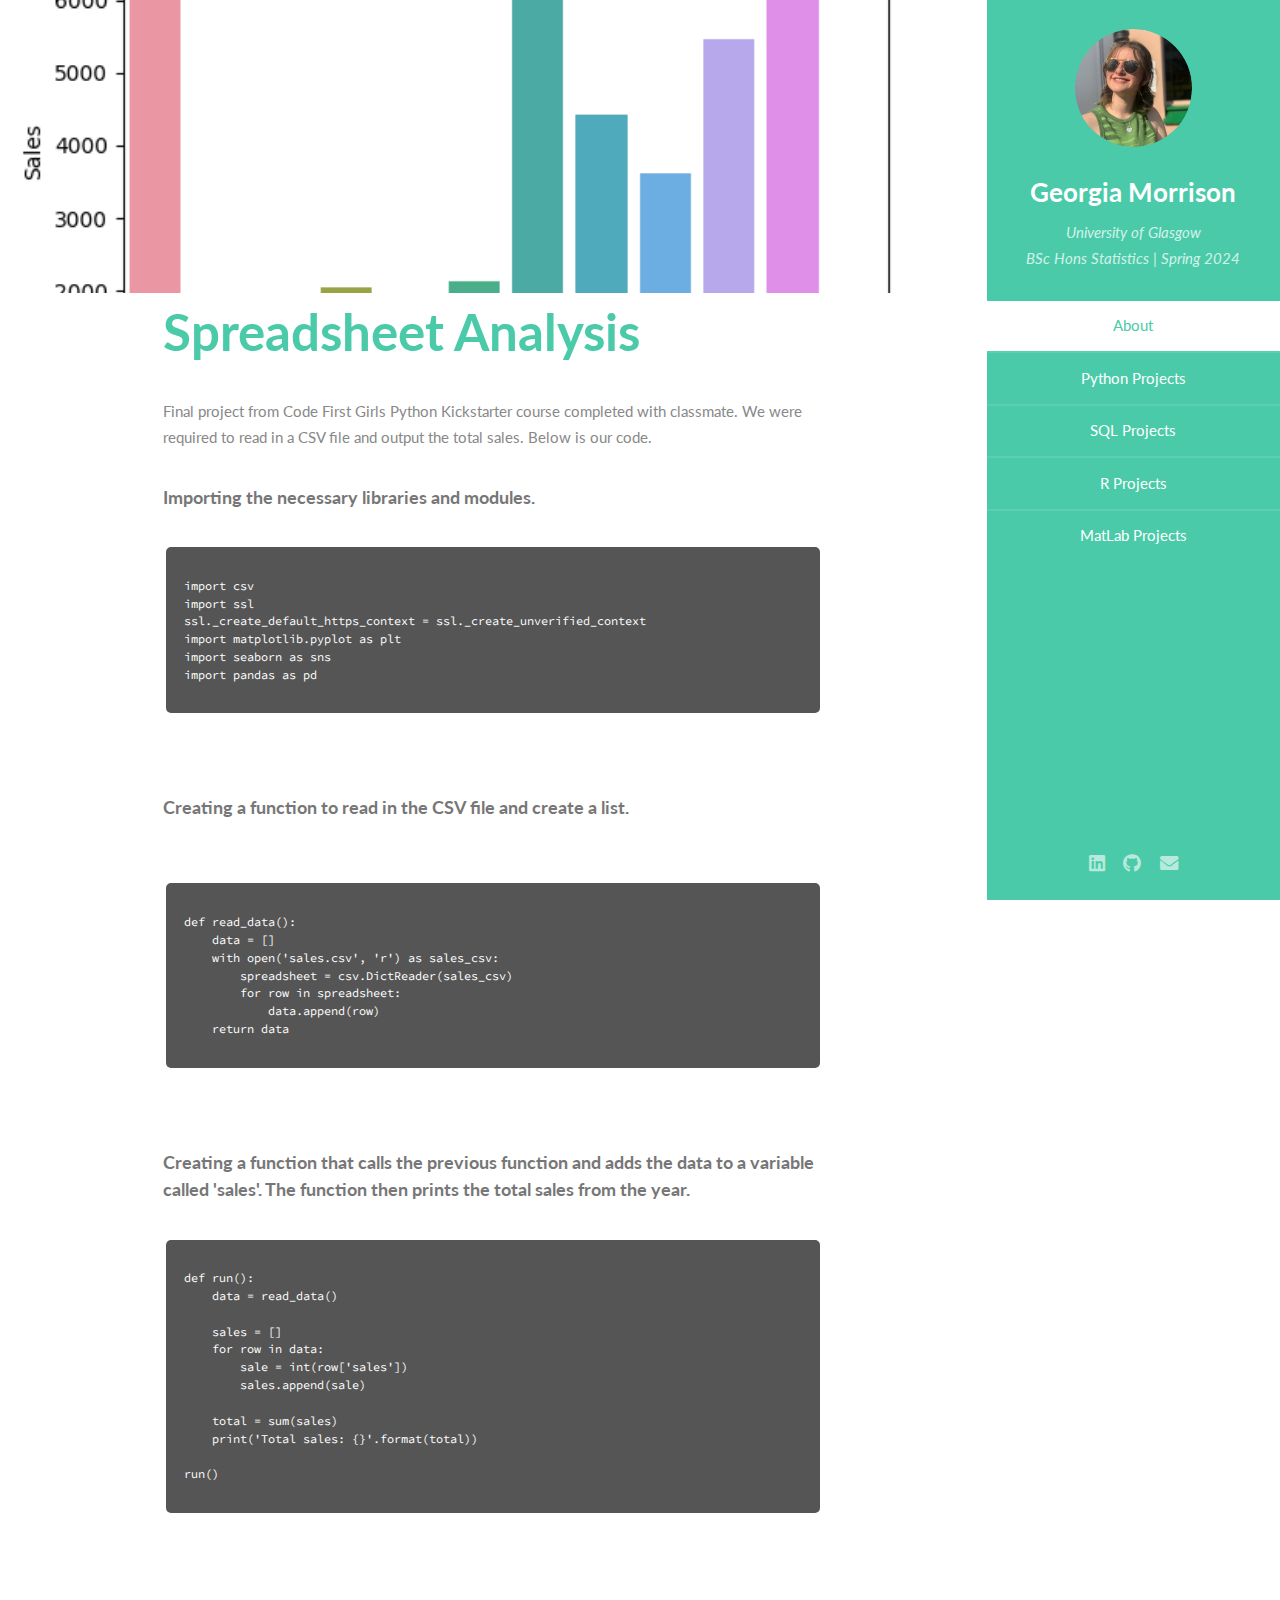
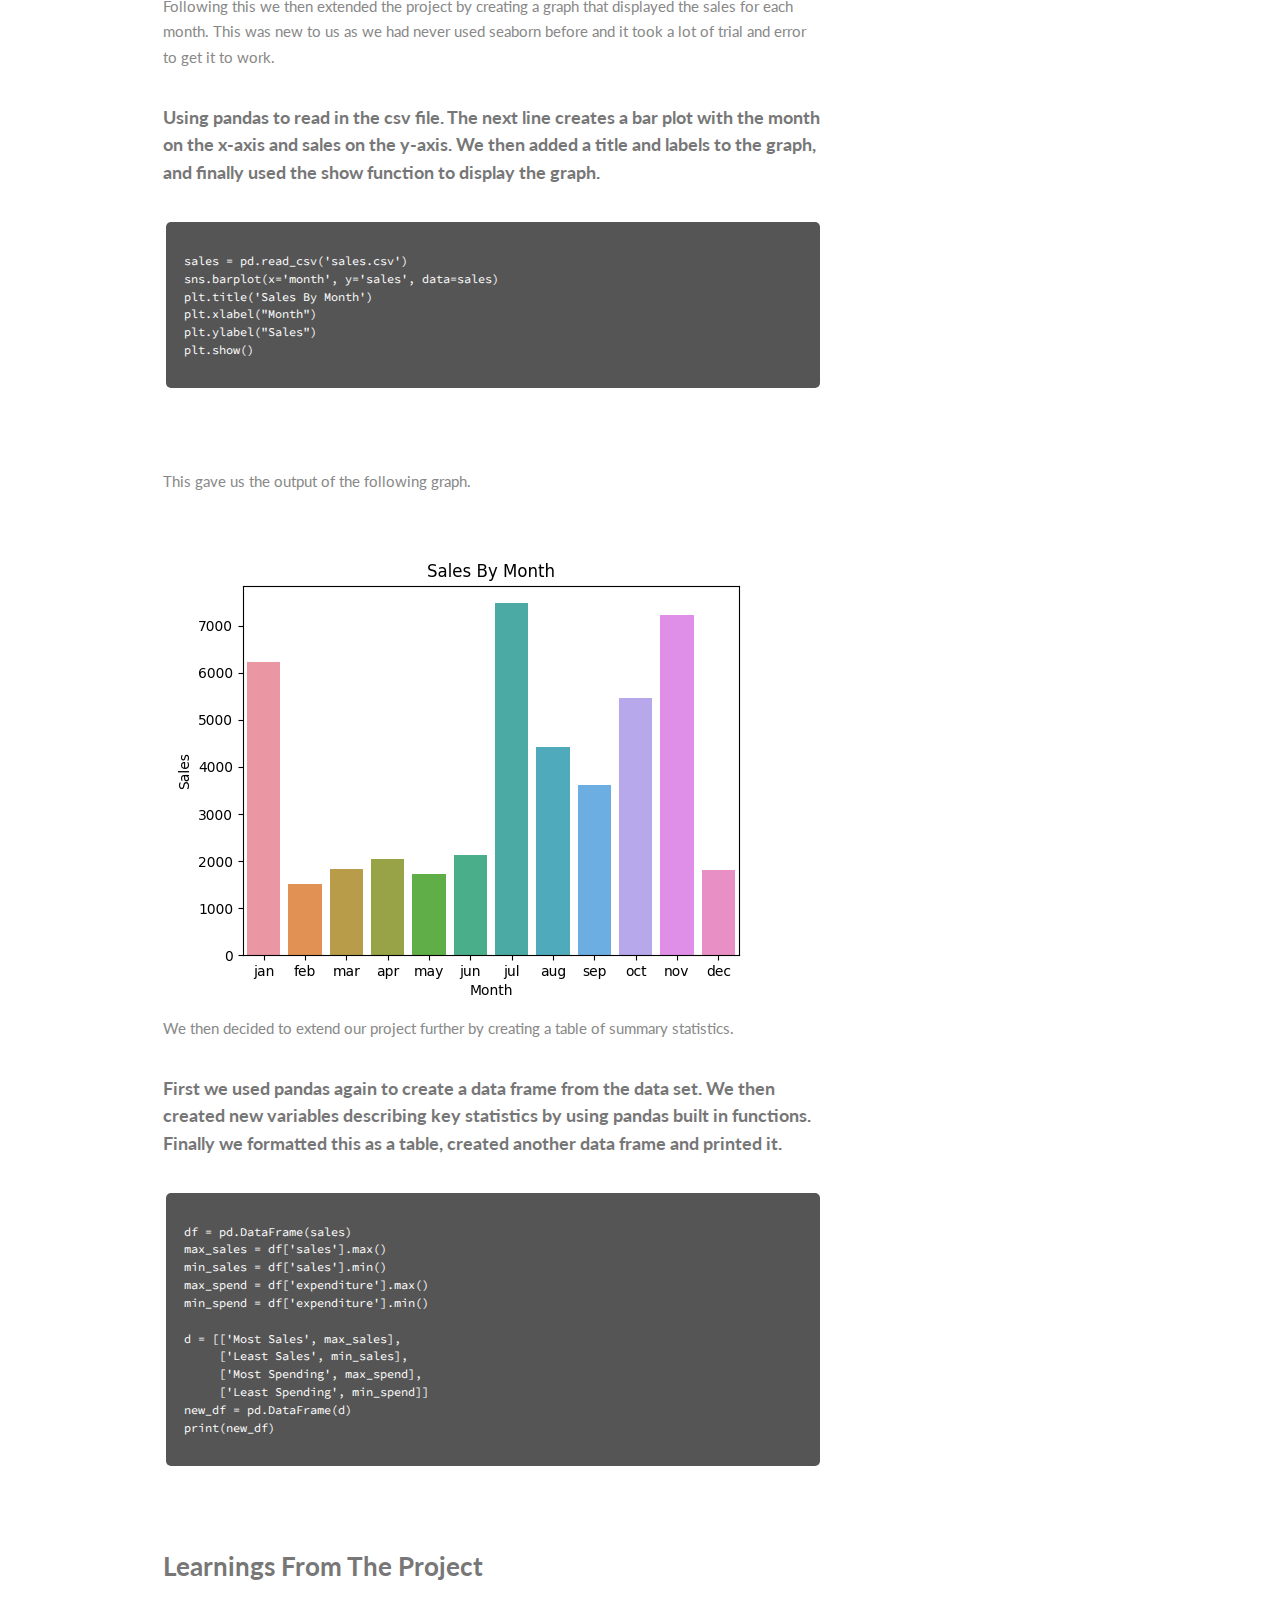
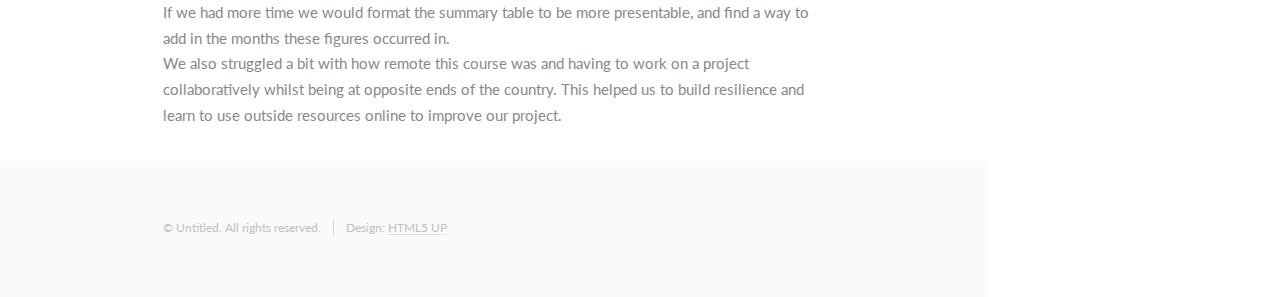
<file: sales-analysis-cfg.html>
<!DOCTYPE HTML>
<!--
	Read Only by HTML5 UP
	html5up.net | @ajlkn
	Free for personal and commercial use under the CCA 3.0 license (html5up.net/license)
-->
<html>
	<head>
		<title>Coding Portfolio</title>
		<meta charset="utf-8" />
		<meta name="viewport" content="width=device-width, initial-scale=1, user-scalable=no" />
		<link rel="stylesheet" href="assets/css/main.css" />
	</head>
	<body class="is-preload">

		<!-- Header -->
			<section id="header">
				<header>
					<span class="image avatar"><img src="images/IMG_6879.jpeg" alt="" /></span>
					<h1 id="logo"><a href="#">Georgia Morrison</a></h1>
					<p>University of Glasgow<br />
					BSc Hons Statistics | Spring 2024</p>
				</header>
				<nav id="nav">
					<ul>
						<li><a href="index.html" class="active">About</a></li>
						<li><a href="index.html">Python Projects</a></li>
						<li><a href="index.html">SQL Projects</a></li>
						<li><a href="index.html">R Projects</a></li>
						<li><a href="index.html">MatLab Projects</a></li>
					</ul>
				</nav>
				<footer>
					<ul class="icons">
						<li><a href="https://www.linkedin.com/in/georgia-morrison-3302131ba/" class="icon brands fa-linkedin"><span class="label">LinkedIn</span></a></li>
						<li><a href="https://github.com/georgia-morrison" class="icon brands fa-github"><span class="label">Github</span></a></li>
						<li><a href="mailto:georgia.morrison25@icloud.com" class="icon solid fa-envelope"><span class="label">Email</span></a></li>
					</ul>
				</footer>
			</section>

		<!-- Wrapper -->
			<div id="wrapper">

				<!-- Main -->
					<div id="main">

						<!-- One -->
							<div class="image main" data-position="center">
								<img src="images/Figure_1.png" alt="" />
							</div>
							<div class="container">
								<header class="major">
									<h2>Spreadsheet Analysis</h2>
								</header>
								<p>Final project from Code First Girls Python Kickstarter course completed with classmate. We were required to read in a CSV file and output the total sales. Below is our code.</p>
							
								<h4> Importing the necessary libraries and modules.</h4>
									<pre>
										<code>
import csv
import ssl
ssl._create_default_https_context = ssl._create_unverified_context
import matplotlib.pyplot as plt
import seaborn as sns
import pandas as pd
										</code>
									</pre>
								<h4> Creating a function to read in the CSV file and create a list. </h4>
								<pre>	
									<code>
def read_data():
    data = []
    with open('sales.csv', 'r') as sales_csv:
	spreadsheet = csv.DictReader(sales_csv)
	for row in spreadsheet:
	    data.append(row)
    return data
									</code>
								</pre>
								<h4>Creating a function that calls the previous function and adds the data to a variable called 'sales'. The function then prints the total sales from the year.</h4>
								<pre>
									<code>
def run():
    data = read_data()

    sales = []
    for row in data:
        sale = int(row['sales'])
        sales.append(sale)

    total = sum(sales)
    print('Total sales: {}'.format(total))

run()
									</code>
								</pre>
								<p>Following this we then extended the project by creating a graph that displayed the sales for each month. This was new to us as we had never used seaborn before and it took a lot of trial and error to get it to work.</p>
								<h4>Using pandas to read in the csv file. The next line creates a bar plot with the month on the x-axis and sales on the y-axis. We then added a title and labels to the graph, and finally used the show function to display the graph.</h4>
								<pre>
									<code>
sales = pd.read_csv('sales.csv')
sns.barplot(x='month', y='sales', data=sales)
plt.title('Sales By Month')
plt.xlabel("Month")
plt.ylabel("Sales")
plt.show()
									</code>
								</pre>
								<p> This gave us the output of the following graph.</p>
								<img src="images/Figure_1.png">
								<p>We then decided to extend our project further by creating a table of summary statistics.</p>
								<h4>First we used pandas again to create a data frame from the data set. We then created new variables describing key statistics by using pandas built in functions. Finally we formatted this as a table, created another data frame and printed it.</h4>
								<pre>
									<code>
df = pd.DataFrame(sales)
max_sales = df['sales'].max()
min_sales = df['sales'].min()
max_spend = df['expenditure'].max()
min_spend = df['expenditure'].min()

d = [['Most Sales', max_sales],
     ['Least Sales', min_sales],
     ['Most Spending', max_spend],
     ['Least Spending', min_spend]]
new_df = pd.DataFrame(d)
print(new_df)
									</code>
								</pre>
								<h3>Learnings From The Project</h3>
								<p>If we had more time we would format the summary table to be more presentable, and find a way to add in the months these figures occurred in.<br />
								We also struggled a bit with how remote this course was and having to work on a project collaboratively whilst being at opposite ends of the country. This helped us to build resilience and learn to use outside resources online to improve our project.</p>
							</div>
						</section>

						
			

						<!-- Five -->
						<!--
							<section id="five">
								<div class="container">
									<h3>Elements</h3>

									<section>
										<h4>Text</h4>
										<p>This is <b>bold</b> and this is <strong>strong</strong>. This is <i>italic</i> and this is <em>emphasized</em>.
										This is <sup>superscript</sup> text and this is <sub>subscript</sub> text.
										This is <u>underlined</u> and this is code: <code>for (;;) { ... }</code>. Finally, <a href="#">this is a link</a>.</p>
										<hr />
										<header>
											<h4>Heading with a Subtitle</h4>
											<p>Lorem ipsum dolor sit amet nullam id egestas urna aliquam</p>
										</header>
										<p>Nunc lacinia ante nunc ac lobortis. Interdum adipiscing gravida odio porttitor sem non mi integer non faucibus ornare mi ut ante amet placerat aliquet. Volutpat eu sed ante lacinia sapien lorem accumsan varius montes viverra nibh in adipiscing blandit tempus accumsan.</p>
										<header>
											<h5>Heading with a Subtitle</h5>
											<p>Lorem ipsum dolor sit amet nullam id egestas urna aliquam</p>
										</header>
										<p>Nunc lacinia ante nunc ac lobortis. Interdum adipiscing gravida odio porttitor sem non mi integer non faucibus ornare mi ut ante amet placerat aliquet. Volutpat eu sed ante lacinia sapien lorem accumsan varius montes viverra nibh in adipiscing blandit tempus accumsan.</p>
										<hr />
										<h2>Heading Level 2</h2>
										<h3>Heading Level 3</h3>
										<h4>Heading Level 4</h4>
										<h5>Heading Level 5</h5>
										<h6>Heading Level 6</h6>
										<hr />
										<h5>Blockquote</h5>
										<blockquote>Fringilla nisl. Donec accumsan interdum nisi, quis tincidunt felis sagittis eget tempus euismod. Vestibulum ante ipsum primis in faucibus vestibulum. Blandit adipiscing eu felis iaculis volutpat ac adipiscing accumsan faucibus. Vestibulum ante ipsum primis in faucibus lorem ipsum dolor sit amet nullam adipiscing eu felis.</blockquote>
										<h5>Preformatted</h5>
										<pre><code>i = 0;

while (!deck.isInOrder()) {
    print 'Iteration ' + i;
    deck.shuffle();
    i++;
}

print 'It took ' + i + ' iterations to sort the deck.';</code></pre>
									</section>

									<section>
										<h4>Lists</h4>
										<div class="row">
											<div class="col-6 col-12-xsmall">
												<h5>Unordered</h5>
												<ul>
													<li>Dolor pulvinar etiam magna etiam.</li>
													<li>Sagittis adipiscing lorem eleifend.</li>
													<li>Felis enim feugiat dolore viverra.</li>
												</ul>
												<h5>Alternate</h5>
												<ul class="alt">
													<li>Dolor pulvinar etiam magna etiam.</li>
													<li>Sagittis adipiscing lorem eleifend.</li>
													<li>Felis enim feugiat dolore viverra.</li>
												</ul>
											</div>
											<div class="col-6 col-12-xsmall">
												<h5>Ordered</h5>
												<ol>
													<li>Dolor pulvinar etiam magna etiam.</li>
													<li>Etiam vel felis at lorem sed viverra.</li>
													<li>Felis enim feugiat dolore viverra.</li>
													<li>Dolor pulvinar etiam magna etiam.</li>
													<li>Etiam vel felis at lorem sed viverra.</li>
													<li>Felis enim feugiat dolore viverra.</li>
												</ol>
												<h5>Icons</h5>
												<ul class="icons">
													<li><a href="#" class="icon brands fa-twitter"><span class="label">Twitter</span></a></li>
													<li><a href="#" class="icon brands fa-facebook-f"><span class="label">Facebook</span></a></li>
													<li><a href="#" class="icon brands fa-instagram"><span class="label">Instagram</span></a></li>
													<li><a href="#" class="icon brands fa-github"><span class="label">Github</span></a></li>
													<li><a href="#" class="icon brands fa-dribbble"><span class="label">Dribbble</span></a></li>
													<li><a href="#" class="icon brands fa-tumblr"><span class="label">Tumblr</span></a></li>
												</ul>
											</div>
										</div>
										<h5>Actions</h5>
										<ul class="actions">
											<li><a href="#" class="button primary">Default</a></li>
											<li><a href="#" class="button">Default</a></li>
											<li><a href="#" class="button alt">Default</a></li>
										</ul>
										<ul class="actions small">
											<li><a href="#" class="button primary small">Small</a></li>
											<li><a href="#" class="button small">Small</a></li>
											<li><a href="#" class="button alt small">Small</a></li>
										</ul>
										<div class="row">
											<div class="col-3 col-6-medium col-12-xsmall">
												<ul class="actions stacked">
													<li><a href="#" class="button primary">Default</a></li>
													<li><a href="#" class="button">Default</a></li>
													<li><a href="#" class="button alt">Default</a></li>
												</ul>
											</div>
											<div class="col-3 col-6 col-12-xsmall">
												<ul class="actions stacked">
													<li><a href="#" class="button primary small">Small</a></li>
													<li><a href="#" class="button small">Small</a></li>
													<li><a href="#" class="button alt small">Small</a></li>
												</ul>
											</div>
											<div class="col-3 col-6-medium col-12-xsmall">
												<ul class="actions stacked">
													<li><a href="#" class="button primary fit">Default</a></li>
													<li><a href="#" class="button fit">Default</a></li>
													<li><a href="#" class="button alt fit">Default</a></li>
												</ul>
											</div>
											<div class="col-3 col-6-medium col-12-xsmall">
												<ul class="actions stacked">
													<li><a href="#" class="button primary small fit">Small</a></li>
													<li><a href="#" class="button small fit">Small</a></li>
													<li><a href="#" class="button alt small fit">Small</a></li>
												</ul>
											</div>
										</div>
									</section>

									<section>
										<h4>Table</h4>
										<h5>Default</h5>
										<div class="table-wrapper">
											<table>
												<thead>
													<tr>
														<th>Name</th>
														<th>Description</th>
														<th>Price</th>
													</tr>
												</thead>
												<tbody>
													<tr>
														<td>Item One</td>
														<td>Ante turpis integer aliquet porttitor.</td>
														<td>29.99</td>
													</tr>
													<tr>
														<td>Item Two</td>
														<td>Vis ac commodo adipiscing arcu aliquet.</td>
														<td>19.99</td>
													</tr>
													<tr>
														<td>Item Three</td>
														<td> Morbi faucibus arcu accumsan lorem.</td>
														<td>29.99</td>
													</tr>
													<tr>
														<td>Item Four</td>
														<td>Vitae integer tempus condimentum.</td>
														<td>19.99</td>
													</tr>
													<tr>
														<td>Item Five</td>
														<td>Ante turpis integer aliquet porttitor.</td>
														<td>29.99</td>
													</tr>
												</tbody>
												<tfoot>
													<tr>
														<td colspan="2"></td>
														<td>100.00</td>
													</tr>
												</tfoot>
											</table>
										</div>

										<h5>Alternate</h5>
										<div class="table-wrapper">
											<table class="alt">
												<thead>
													<tr>
														<th>Name</th>
														<th>Description</th>
														<th>Price</th>
													</tr>
												</thead>
												<tbody>
													<tr>
														<td>Item One</td>
														<td>Ante turpis integer aliquet porttitor.</td>
														<td>29.99</td>
													</tr>
													<tr>
														<td>Item Two</td>
														<td>Vis ac commodo adipiscing arcu aliquet.</td>
														<td>19.99</td>
													</tr>
													<tr>
														<td>Item Three</td>
														<td> Morbi faucibus arcu accumsan lorem.</td>
														<td>29.99</td>
													</tr>
													<tr>
														<td>Item Four</td>
														<td>Vitae integer tempus condimentum.</td>
														<td>19.99</td>
													</tr>
													<tr>
														<td>Item Five</td>
														<td>Ante turpis integer aliquet porttitor.</td>
														<td>29.99</td>
													</tr>
												</tbody>
												<tfoot>
													<tr>
														<td colspan="2"></td>
														<td>100.00</td>
													</tr>
												</tfoot>
											</table>
										</div>
									</section>

									<section>
										<h4>Buttons</h4>
										<ul class="actions">
											<li><a href="#" class="button primary">Primary</a></li>
											<li><a href="#" class="button">Default</a></li>
											<li><a href="#" class="button alt">Alternate</a></li>
										</ul>
										<ul class="actions">
											<li><a href="#" class="button primary large">Large</a></li>
											<li><a href="#" class="button">Default</a></li>
											<li><a href="#" class="button alt small">Small</a></li>
										</ul>
										<ul class="actions fit">
											<li><a href="#" class="button primary fit">Fit</a></li>
											<li><a href="#" class="button fit">Fit</a></li>
											<li><a href="#" class="button alt fit">Fit</a></li>
										</ul>
										<ul class="actions fit small">
											<li><a href="#" class="button primary fit small">Fit + Small</a></li>
											<li><a href="#" class="button fit small">Fit + Small</a></li>
											<li><a href="#" class="button alt fit small">Fit + Small</a></li>
										</ul>
										<ul class="actions">
											<li><a href="#" class="button primary icon solid fa-download">Icon</a></li>
											<li><a href="#" class="button icon solid fa-download">Icon</a></li>
											<li><a href="#" class="button alt icon solid fa-check">Icon</a></li>
										</ul>
										<ul class="actions">
											<li><span class="button primary disabled">Primary</span></li>
											<li><span class="button disabled">Default</span></li>
											<li><span class="button alt disabled">Alternate</span></li>
										</ul>
									</section>

									<section>
										<h4>Form</h4>
										<form method="post" action="#">
											<div class="row gtr-uniform">
												<div class="col-6 col-12-xsmall">
													<input type="text" name="demo-name" id="demo-name" value="" placeholder="Name" />
												</div>
												<div class="col-6 col-12-xsmall">
													<input type="email" name="demo-email" id="demo-email" value="" placeholder="Email" />
												</div>
												<div class="col-12">
													<select name="demo-category" id="demo-category">
														<option value="">- Category -</option>
														<option value="1">Manufacturing</option>
														<option value="1">Shipping</option>
														<option value="1">Administration</option>
														<option value="1">Human Resources</option>
													</select>
												</div>
												<div class="col-4 col-12-medium">
													<input type="radio" id="demo-priority-low" name="demo-priority" checked>
													<label for="demo-priority-low">Low Priority</label>
												</div>
												<div class="col-4 col-12-medium">
													<input type="radio" id="demo-priority-normal" name="demo-priority">
													<label for="demo-priority-normal">Normal Priority</label>
												</div>
												<div class="col-4 col-12-medium">
													<input type="radio" id="demo-priority-high" name="demo-priority">
													<label for="demo-priority-high">High Priority</label>
												</div>
												<div class="col-6 col-12-medium">
													<input type="checkbox" id="demo-copy" name="demo-copy">
													<label for="demo-copy">Email me a copy of this message</label>
												</div>
												<div class="col-6 col-12-medium">
													<input type="checkbox" id="demo-human" name="demo-human" checked>
													<label for="demo-human">I am a human and not a robot</label>
												</div>
												<div class="col-12">
													<textarea name="demo-message" id="demo-message" placeholder="Enter your message" rows="6"></textarea>
												</div>
												<div class="col-12">
													<ul class="actions">
														<li><input type="submit" value="Send Message" /></li>
														<li><input type="reset" value="Reset" class="alt" /></li>
													</ul>
												</div>
											</div>
										</form>
									</section>

									<section>
										<h4>Image</h4>
										<h5>Fit</h5>
										<span class="image fit"><img src="images/banner.jpg" alt="" /></span>
										<div class="box alt">
											<div class="row gtr-50 gtr-uniform">
												<div class="col-4"><span class="image fit"><img src="images/pic01.jpg" alt="" /></span></div>
												<div class="col-4"><span class="image fit"><img src="images/pic02.jpg" alt="" /></span></div>
												<div class="col-4"><span class="image fit"><img src="images/pic03.jpg" alt="" /></span></div>
												<div class="col-4"><span class="image fit"><img src="images/pic02.jpg" alt="" /></span></div>
												<div class="col-4"><span class="image fit"><img src="images/pic03.jpg" alt="" /></span></div>
												<div class="col-4"><span class="image fit"><img src="images/pic01.jpg" alt="" /></span></div>
												<div class="col-4"><span class="image fit"><img src="images/pic03.jpg" alt="" /></span></div>
												<div class="col-4"><span class="image fit"><img src="images/pic01.jpg" alt="" /></span></div>
												<div class="col-4"><span class="image fit"><img src="images/pic02.jpg" alt="" /></span></div>
											</div>
										</div>
										<h5>Left &amp; Right</h5>
										<p><span class="image left"><img src="images/avatar.jpg" alt="" /></span>Fringilla nisl. Donec accumsan interdum nisi, quis tincidunt felis sagittis eget. tempus euismod. Vestibulum ante ipsum primis in faucibus vestibulum. Blandit adipiscing eu felis iaculis volutpat ac adipiscing accumsan eu faucibus. Integer ac pellentesque praesent tincidunt felis sagittis eget. tempus euismod. Vestibulum ante ipsum primis in faucibus vestibulum. Blandit adipiscing eu felis iaculis volutpat ac adipiscing accumsan eu faucibus. Integer ac pellentesque praesent. Donec accumsan interdum nisi, quis tincidunt felis sagittis eget. tempus euismod. Vestibulum ante ipsum primis in faucibus vestibulum. Blandit adipiscing eu felis iaculis volutpat ac adipiscing accumsan eu faucibus. Integer ac pellentesque praesent tincidunt felis sagittis eget. tempus euismod. Vestibulum ante ipsum primis in faucibus vestibulum. Blandit adipiscing eu felis iaculis volutpat ac adipiscing accumsan eu faucibus. Integer ac pellentesque praesent.</p>
										<p><span class="image right"><img src="images/avatar.jpg" alt="" /></span>Fringilla nisl. Donec accumsan interdum nisi, quis tincidunt felis sagittis eget. tempus euismod. Vestibulum ante ipsum primis in faucibus vestibulum. Blandit adipiscing eu felis iaculis volutpat ac adipiscing accumsan eu faucibus. Integer ac pellentesque praesent tincidunt felis sagittis eget. tempus euismod. Vestibulum ante ipsum primis in faucibus vestibulum. Blandit adipiscing eu felis iaculis volutpat ac adipiscing accumsan eu faucibus. Integer ac pellentesque praesent. Donec accumsan interdum nisi, quis tincidunt felis sagittis eget. tempus euismod. Vestibulum ante ipsum primis in faucibus vestibulum. Blandit adipiscing eu felis iaculis volutpat ac adipiscing accumsan eu faucibus. Integer ac pellentesque praesent tincidunt felis sagittis eget. tempus euismod. Vestibulum ante ipsum primis in faucibus vestibulum. Blandit adipiscing eu felis iaculis volutpat ac adipiscing accumsan eu faucibus. Integer ac pellentesque praesent.</p>
									</section>

								</div>
							</section>
						-->

					</div>

				<!-- Footer -->
					<section id="footer">
						<div class="container">
							<ul class="copyright">
								<li>&copy; Untitled. All rights reserved.</li><li>Design: <a href="http://html5up.net">HTML5 UP</a></li>
							</ul>
						</div>
					</section>

			</div>

		<!-- Scripts -->
			<script src="assets/js/jquery.min.js"></script>
			<script src="assets/js/jquery.scrollex.min.js"></script>
			<script src="assets/js/jquery.scrolly.min.js"></script>
			<script src="assets/js/browser.min.js"></script>
			<script src="assets/js/breakpoints.min.js"></script>
			<script src="assets/js/util.js"></script>
			<script src="assets/js/main.js"></script>

	</body>
</html>
</file>
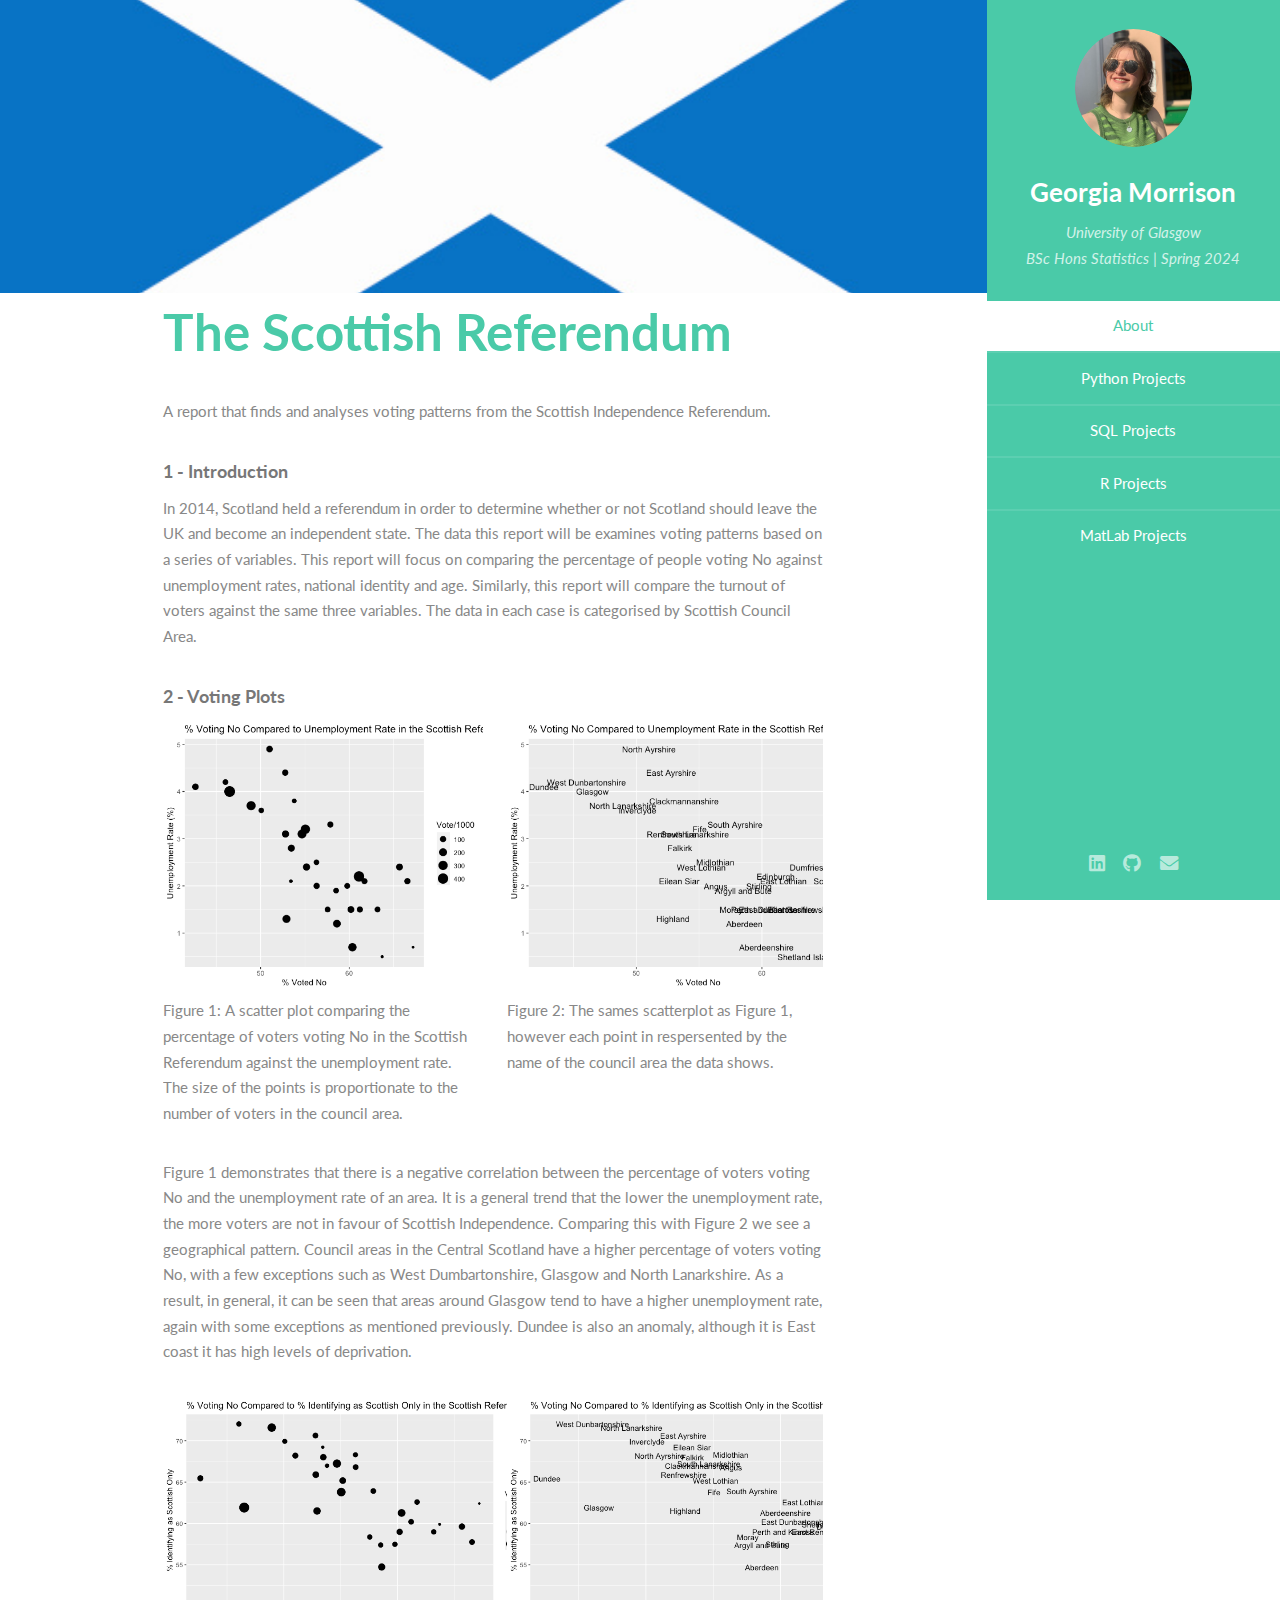
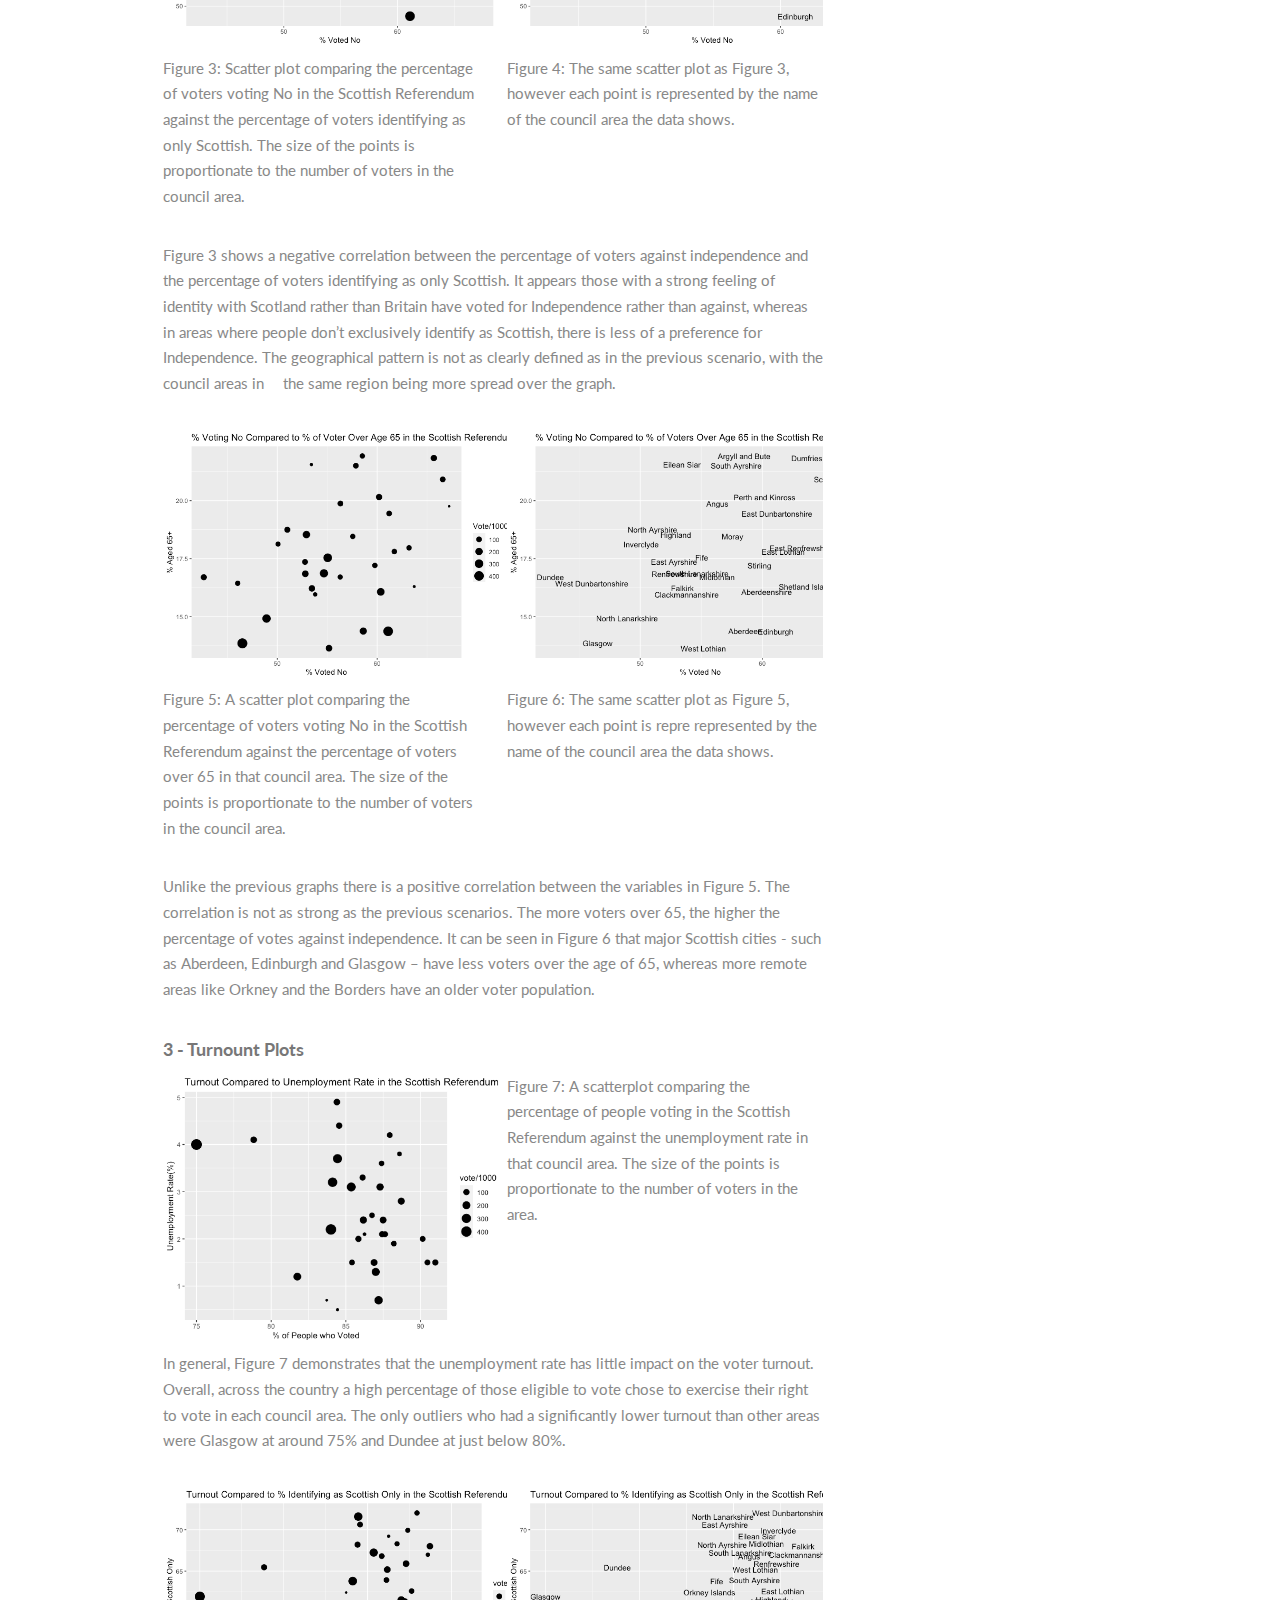
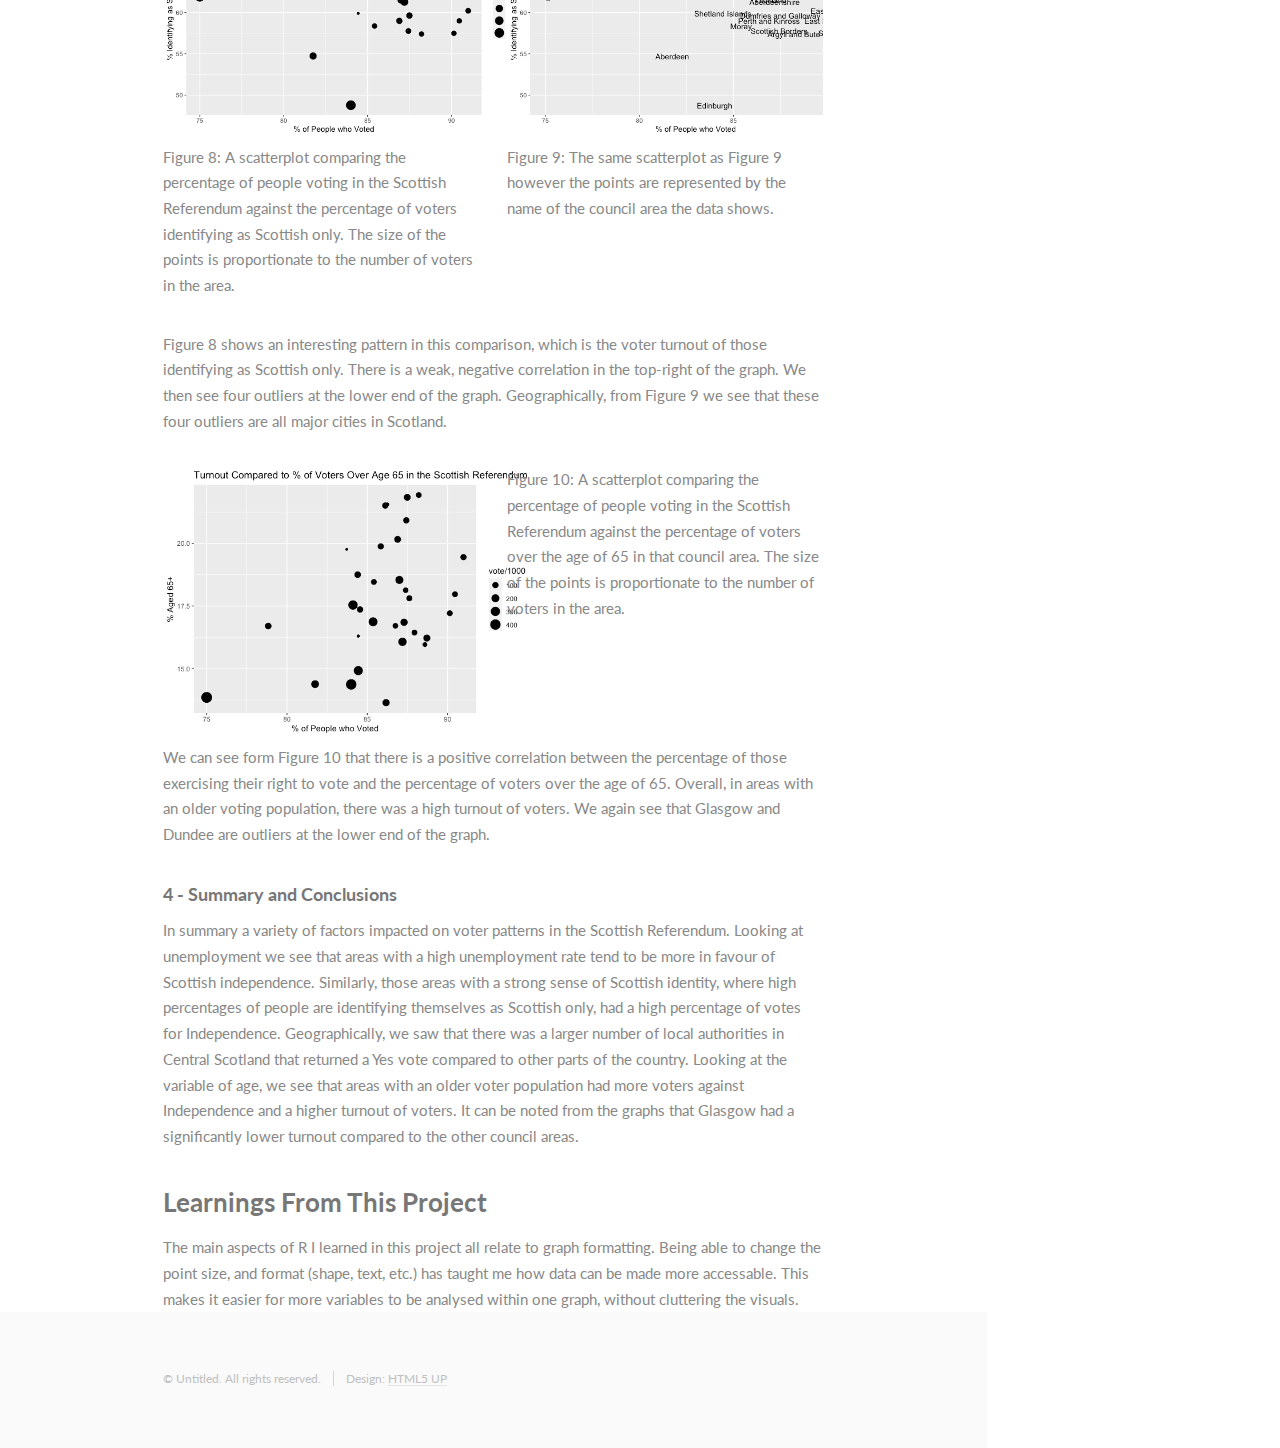
<file: scottish-referendum.html>
<!DOCTYPE HTML>
<!--
	Read Only by HTML5 UP
	html5up.net | @ajlkn
	Free for personal and commercial use under the CCA 3.0 license (html5up.net/license)
-->
<html>
	<head>
		<title>Coding Portfolio</title>
		<meta charset="utf-8" />
		<meta name="viewport" content="width=device-width, initial-scale=1, user-scalable=no" />
		<link rel="stylesheet" href="assets/css/main.css" />
	</head>
	<body class="is-preload">

		<!-- Header -->
			<section id="header">
				<header>
					<span class="image avatar"><img src="images/IMG_6879.jpeg" alt="" /></span>
					<h1 id="logo"><a href="#">Georgia Morrison</a></h1>
					<p>University of Glasgow<br />
					BSc Hons Statistics | Spring 2024</p>
				</header>
				<nav id="nav">
					<ul>
						<li><a href="index.html" class="active">About</a></li>
						<li><a href="index.html">Python Projects</a></li>
						<li><a href="index.html">SQL Projects</a></li>
						<li><a href="index.html">R Projects</a></li>
						<li><a href="index.html">MatLab Projects</a></li>
					</ul>
				</nav>
				<footer>
					<ul class="icons">
						<li><a href="https://www.linkedin.com/in/georgia-morrison-3302131ba/" class="icon brands fa-linkedin"><span class="label">LinkedIn</span></a></li>
						<li><a href="https://github.com/georgia-morrison" class="icon brands fa-github"><span class="label">Github</span></a></li>
						<li><a href="mailto:georgia.morrison25@icloud.com" class="icon solid fa-envelope"><span class="label">Email</span></a></li>
					</ul>
				</footer>
			</section>

		<!-- Wrapper -->
			<div id="wrapper">

				<!-- Main -->
					<div id="main">

						<!-- One -->
							<div class="image main" data-position="center">
								<img src="images/Saltire.jpg" alt="" />
							</div>
							<div class="container">
								<header class="major">
									<h2>The Scottish Referendum</h2>
								</header>
								<p>A report that finds and analyses voting patterns from the Scottish Independence Referendum.</p>
                
								<h4>1 - Introduction</h4>
								<p>In 2014, Scotland held a referendum in order to determine whether or not Scotland should leave the UK and become an independent state. The data this report will be examines voting patterns based on a series of variables. This report will focus on comparing the percentage of people voting No against unemployment rates, national identity and age. Similarly, this report will compare the turnout of voters against the same three variables. The data in each case is categorised by Scottish Council Area.</p>
									
								<h4> 2 - Voting Plots </h4>
								 <div style="width: 100%; overflow: hidden;">
								     <div style="width: 48%; float: left;"> 
									     <img height=270 src='images/Voted No v. Unemployment.png'> 
									     <p>Figure 1: A scatter plot comparing the percentage of voters voting No in the Scottish Referendum against the unemployment rate. The size of the points is proportionate to the number of voters in the council area.</p>
									</div>
								     <div style="margin-left: 52%;"> 
									     <img height=270 src='images/Voting No v. Unemployment Names.png'>
									     <p>Figure 2: The sames scatterplot as Figure 1, however each point in respersented by the name of the council area the data shows.</p>
									 </div>
								</div>
								<p>Figure 1 demonstrates that there is a negative correlation between the percentage of voters voting No and the unemployment rate of an area. It is a general trend that the lower the unemployment rate, the more voters are not in favour of Scottish Independence. Comparing this with Figure 2 we see a geographical pattern. Council areas in the Central Scotland have a higher percentage of voters voting No, with a few exceptions such as West Dumbartonshire, Glasgow and North Lanarkshire. As a result, in general, it can be seen that areas around Glasgow tend to have a higher unemployment rate, again with some exceptions as mentioned previously. Dundee is also an anomaly, although it is East coast it has high levels of deprivation.</p>
								
								<div style="width: 100%; overflow: hidden;">
								     <div style="width: 48%; float: left;"> 
									     <img height=250 src='images/Voting No v. Scottish.png'> 
									     <p>Figure 3: Scatter plot comparing the percentage of voters voting No in the Scottish Referendum against the percentage of voters identifying as only Scottish. The size of the points is proportionate to the number of voters in the council area.</p>
									</div>
								     <div style="margin-left: 52%;"> 
									     <img height=250 src='images/Voting No v. Scottish Names.png'>
									     <p>Figure 4: The same scatter plot as Figure 3, however each point is represented by the name of the council area the data shows.</p>
									 </div>
								</div>
								<p>Figure 3 shows a negative correlation between the percentage of voters against independence and the percentage of voters identifying as only Scottish. It appears those with a strong feeling of identity with Scotland rather than Britain have voted for Independence rather than against, whereas in areas where people don’t exclusively identify as Scottish, there is less of a preference for Independence. The geographical pattern is not as clearly defined as in the previous scenario, with the council areas in   the same region being more spread over the graph.</p>
								
								<div style="width: 100%; overflow: hidden;">
								     <div style="width: 48%; float: left;"> 
									     <img height=250 src='images/Voting No v. Age.png'> 
									     <p>Figure 5: A scatter plot comparing the percentage of voters voting No in the Scottish Referendum against the percentage of voters over 65 in that council area. The size of the points is proportionate to the number of voters in the council area.</p>
									</div>
								     <div style="margin-left: 52%;"> 
									     <img height=250 src='images/Voting No v. Age Names.png'>
									     <p>Figure 6: The same scatter plot as Figure 5, however each point is repre represented by the name of the council area the data shows.</p>
									 </div>
								</div>
								<p>Unlike the previous graphs there is a positive correlation between the variables in Figure 5. The correlation is not as strong as the previous scenarios. The more voters over 65, the higher the percentage of votes against independence. It can be seen in Figure 6 that major Scottish cities - such as Aberdeen, Edinburgh and Glasgow – have less voters over the age of 65, whereas more remote areas like Orkney and the Borders have an older voter population.</p>
							
								<h4>3 - Turnount Plots</h4>
								<div style="width: 100%; overflow: hidden;">
								     <div style="width: 48%; float: left;"> 
									     <img height=270 src="images/Turnout v Unemployment.png">
									</div>
								     <div style="margin-left: 52%;"> 
									     <p>Figure 7: A scatterplot comparing the percentage of people voting in the Scottish Referendum against the unemployment rate in that council area. The size of the points is proportionate to the number of voters in the area.</p>
									 </div>
								</div>
							
								<p>In general, Figure 7 demonstrates that the unemployment rate has little impact on the voter turnout. Overall, across the country a high percentage of those eligible to vote chose to exercise their right to vote in each council area. The only outliers who had a significantly lower turnout than other areas were Glasgow at around 75% and Dundee at just below 80%.</p>
							
								<div style="width: 100%; overflow: hidden;">
								     <div style="width: 48%; float: left;"> 
									     <img height=250 src='images/Turnout v National ID.png'> 
									     <p>Figure 8: A scatterplot comparing the percentage of people voting in the Scottish Referendum against the percentage of voters identifying as Scottish only. The size of the points is proportionate to the number of voters in the area.</p>
									</div>
								     <div style="margin-left: 52%;"> 
									     <img height=250 src='images/Turnout v National ID Names.png'>
									     <p>Figure 9: The same scatterplot as Figure 9 however the points are represented by the name of the council area the data shows.</p>
									 </div>
								</div>
								
								<p>Figure 8 shows an interesting pattern in this comparison, which is the voter turnout of those identifying as Scottish only. There is a weak, negative correlation in the top-right of the graph. We then see four outliers at the lower end of the graph. Geographically, from Figure 9 we see that these four outliers are all major cities in Scotland.</p>
							
								<div style="width: 100%; overflow: hidden;">
								     <div style="width: 48%; float: left;"> 
									     <img height=270 src="images/Turnout v Age.png">
									</div>
								     <div style="margin-left: 52%;"> 
									     <p>Figure 10: A scatterplot comparing the percentage of people voting in the Scottish Referendum against the percentage of voters over the age of 65 in that council area. The size of the points is proportionate to the number of voters in the area.</p>
									 </div>
								</div>
								
								<p>We can see form Figure 10 that there is a positive correlation between the percentage of those exercising their right to vote and the percentage of voters over the age of 65. Overall, in areas with an older voting population, there was a high turnout of voters. We again see that Glasgow and Dundee are outliers at the lower end of the graph.</p>
								
								<h4>4 - Summary and Conclusions</h4>
								<p>In summary a variety of factors impacted on voter patterns in the Scottish Referendum. Looking at unemployment we see that areas with a high unemployment rate tend to be more in favour of Scottish independence. Similarly, those areas with a strong sense of Scottish identity, where high percentages of people are identifying themselves as Scottish only, had a high percentage of votes for Independence. Geographically, we saw that there was a larger number of local authorities in Central Scotland that returned a Yes vote compared to other parts of the country. Looking at the variable of age, we see that areas with an older voter population had more voters against Independence and a higher turnout of voters. It can be noted from the graphs that Glasgow had a significantly lower turnout compared to the other council areas.</p>
							
								<h3>Learnings From This Project</h3>
								The main aspects of R I learned in this project all relate to graph formatting. Being able to change the point size, and format (shape, text, etc.) has taught me how data can be made more accessable. This makes it easier for more variables to be analysed within one graph, without cluttering the visuals.
								
							</div>
						</section>

						
			

						<!-- Five -->
						<!--
							<section id="five">
								<div class="container">
									<h3>Elements</h3>

									<section>
										<h4>Text</h4>
										<p>This is <b>bold</b> and this is <strong>strong</strong>. This is <i>italic</i> and this is <em>emphasized</em>.
										This is <sup>superscript</sup> text and this is <sub>subscript</sub> text.
										This is <u>underlined</u> and this is code: <code>for (;;) { ... }</code>. Finally, <a href="#">this is a link</a>.</p>
										<hr />
										<header>
											<h4>Heading with a Subtitle</h4>
											<p>Lorem ipsum dolor sit amet nullam id egestas urna aliquam</p>
										</header>
										<p>Nunc lacinia ante nunc ac lobortis. Interdum adipiscing gravida odio porttitor sem non mi integer non faucibus ornare mi ut ante amet placerat aliquet. Volutpat eu sed ante lacinia sapien lorem accumsan varius montes viverra nibh in adipiscing blandit tempus accumsan.</p>
										<header>
											<h5>Heading with a Subtitle</h5>
											<p>Lorem ipsum dolor sit amet nullam id egestas urna aliquam</p>
										</header>
										<p>Nunc lacinia ante nunc ac lobortis. Interdum adipiscing gravida odio porttitor sem non mi integer non faucibus ornare mi ut ante amet placerat aliquet. Volutpat eu sed ante lacinia sapien lorem accumsan varius montes viverra nibh in adipiscing blandit tempus accumsan.</p>
										<hr />
										<h2>Heading Level 2</h2>
										<h3>Heading Level 3</h3>
										<h4>Heading Level 4</h4>
										<h5>Heading Level 5</h5>
										<h6>Heading Level 6</h6>
										<hr />
										<h5>Blockquote</h5>
										<blockquote>Fringilla nisl. Donec accumsan interdum nisi, quis tincidunt felis sagittis eget tempus euismod. Vestibulum ante ipsum primis in faucibus vestibulum. Blandit adipiscing eu felis iaculis volutpat ac adipiscing accumsan faucibus. Vestibulum ante ipsum primis in faucibus lorem ipsum dolor sit amet nullam adipiscing eu felis.</blockquote>
										<h5>Preformatted</h5>
										<pre><code>i = 0;

while (!deck.isInOrder()) {
    print 'Iteration ' + i;
    deck.shuffle();
    i++;
}

print 'It took ' + i + ' iterations to sort the deck.';</code></pre>
									</section>

									<section>
										<h4>Lists</h4>
										<div class="row">
											<div class="col-6 col-12-xsmall">
												<h5>Unordered</h5>
												<ul>
													<li>Dolor pulvinar etiam magna etiam.</li>
													<li>Sagittis adipiscing lorem eleifend.</li>
													<li>Felis enim feugiat dolore viverra.</li>
												</ul>
												<h5>Alternate</h5>
												<ul class="alt">
													<li>Dolor pulvinar etiam magna etiam.</li>
													<li>Sagittis adipiscing lorem eleifend.</li>
													<li>Felis enim feugiat dolore viverra.</li>
												</ul>
											</div>
											<div class="col-6 col-12-xsmall">
												<h5>Ordered</h5>
												<ol>
													<li>Dolor pulvinar etiam magna etiam.</li>
													<li>Etiam vel felis at lorem sed viverra.</li>
													<li>Felis enim feugiat dolore viverra.</li>
													<li>Dolor pulvinar etiam magna etiam.</li>
													<li>Etiam vel felis at lorem sed viverra.</li>
													<li>Felis enim feugiat dolore viverra.</li>
												</ol>
												<h5>Icons</h5>
												<ul class="icons">
													<li><a href="#" class="icon brands fa-twitter"><span class="label">Twitter</span></a></li>
													<li><a href="#" class="icon brands fa-facebook-f"><span class="label">Facebook</span></a></li>
													<li><a href="#" class="icon brands fa-instagram"><span class="label">Instagram</span></a></li>
													<li><a href="#" class="icon brands fa-github"><span class="label">Github</span></a></li>
													<li><a href="#" class="icon brands fa-dribbble"><span class="label">Dribbble</span></a></li>
													<li><a href="#" class="icon brands fa-tumblr"><span class="label">Tumblr</span></a></li>
												</ul>
											</div>
										</div>
										<h5>Actions</h5>
										<ul class="actions">
											<li><a href="#" class="button primary">Default</a></li>
											<li><a href="#" class="button">Default</a></li>
											<li><a href="#" class="button alt">Default</a></li>
										</ul>
										<ul class="actions small">
											<li><a href="#" class="button primary small">Small</a></li>
											<li><a href="#" class="button small">Small</a></li>
											<li><a href="#" class="button alt small">Small</a></li>
										</ul>
										<div class="row">
											<div class="col-3 col-6-medium col-12-xsmall">
												<ul class="actions stacked">
													<li><a href="#" class="button primary">Default</a></li>
													<li><a href="#" class="button">Default</a></li>
													<li><a href="#" class="button alt">Default</a></li>
												</ul>
											</div>
											<div class="col-3 col-6 col-12-xsmall">
												<ul class="actions stacked">
													<li><a href="#" class="button primary small">Small</a></li>
													<li><a href="#" class="button small">Small</a></li>
													<li><a href="#" class="button alt small">Small</a></li>
												</ul>
											</div>
											<div class="col-3 col-6-medium col-12-xsmall">
												<ul class="actions stacked">
													<li><a href="#" class="button primary fit">Default</a></li>
													<li><a href="#" class="button fit">Default</a></li>
													<li><a href="#" class="button alt fit">Default</a></li>
												</ul>
											</div>
											<div class="col-3 col-6-medium col-12-xsmall">
												<ul class="actions stacked">
													<li><a href="#" class="button primary small fit">Small</a></li>
													<li><a href="#" class="button small fit">Small</a></li>
													<li><a href="#" class="button alt small fit">Small</a></li>
												</ul>
											</div>
										</div>
									</section>

									<section>
										<h4>Table</h4>
										<h5>Default</h5>
										<div class="table-wrapper">
											<table>
												<thead>
													<tr>
														<th>Name</th>
														<th>Description</th>
														<th>Price</th>
													</tr>
												</thead>
												<tbody>
													<tr>
														<td>Item One</td>
														<td>Ante turpis integer aliquet porttitor.</td>
														<td>29.99</td>
													</tr>
													<tr>
														<td>Item Two</td>
														<td>Vis ac commodo adipiscing arcu aliquet.</td>
														<td>19.99</td>
													</tr>
													<tr>
														<td>Item Three</td>
														<td> Morbi faucibus arcu accumsan lorem.</td>
														<td>29.99</td>
													</tr>
													<tr>
														<td>Item Four</td>
														<td>Vitae integer tempus condimentum.</td>
														<td>19.99</td>
													</tr>
													<tr>
														<td>Item Five</td>
														<td>Ante turpis integer aliquet porttitor.</td>
														<td>29.99</td>
													</tr>
												</tbody>
												<tfoot>
													<tr>
														<td colspan="2"></td>
														<td>100.00</td>
													</tr>
												</tfoot>
											</table>
										</div>

										<h5>Alternate</h5>
										<div class="table-wrapper">
											<table class="alt">
												<thead>
													<tr>
														<th>Name</th>
														<th>Description</th>
														<th>Price</th>
													</tr>
												</thead>
												<tbody>
													<tr>
														<td>Item One</td>
														<td>Ante turpis integer aliquet porttitor.</td>
														<td>29.99</td>
													</tr>
													<tr>
														<td>Item Two</td>
														<td>Vis ac commodo adipiscing arcu aliquet.</td>
														<td>19.99</td>
													</tr>
													<tr>
														<td>Item Three</td>
														<td> Morbi faucibus arcu accumsan lorem.</td>
														<td>29.99</td>
													</tr>
													<tr>
														<td>Item Four</td>
														<td>Vitae integer tempus condimentum.</td>
														<td>19.99</td>
													</tr>
													<tr>
														<td>Item Five</td>
														<td>Ante turpis integer aliquet porttitor.</td>
														<td>29.99</td>
													</tr>
												</tbody>
												<tfoot>
													<tr>
														<td colspan="2"></td>
														<td>100.00</td>
													</tr>
												</tfoot>
											</table>
										</div>
									</section>

									<section>
										<h4>Buttons</h4>
										<ul class="actions">
											<li><a href="#" class="button primary">Primary</a></li>
											<li><a href="#" class="button">Default</a></li>
											<li><a href="#" class="button alt">Alternate</a></li>
										</ul>
										<ul class="actions">
											<li><a href="#" class="button primary large">Large</a></li>
											<li><a href="#" class="button">Default</a></li>
											<li><a href="#" class="button alt small">Small</a></li>
										</ul>
										<ul class="actions fit">
											<li><a href="#" class="button primary fit">Fit</a></li>
											<li><a href="#" class="button fit">Fit</a></li>
											<li><a href="#" class="button alt fit">Fit</a></li>
										</ul>
										<ul class="actions fit small">
											<li><a href="#" class="button primary fit small">Fit + Small</a></li>
											<li><a href="#" class="button fit small">Fit + Small</a></li>
											<li><a href="#" class="button alt fit small">Fit + Small</a></li>
										</ul>
										<ul class="actions">
											<li><a href="#" class="button primary icon solid fa-download">Icon</a></li>
											<li><a href="#" class="button icon solid fa-download">Icon</a></li>
											<li><a href="#" class="button alt icon solid fa-check">Icon</a></li>
										</ul>
										<ul class="actions">
											<li><span class="button primary disabled">Primary</span></li>
											<li><span class="button disabled">Default</span></li>
											<li><span class="button alt disabled">Alternate</span></li>
										</ul>
									</section>

									<section>
										<h4>Form</h4>
										<form method="post" action="#">
											<div class="row gtr-uniform">
												<div class="col-6 col-12-xsmall">
													<input type="text" name="demo-name" id="demo-name" value="" placeholder="Name" />
												</div>
												<div class="col-6 col-12-xsmall">
													<input type="email" name="demo-email" id="demo-email" value="" placeholder="Email" />
												</div>
												<div class="col-12">
													<select name="demo-category" id="demo-category">
														<option value="">- Category -</option>
														<option value="1">Manufacturing</option>
														<option value="1">Shipping</option>
														<option value="1">Administration</option>
														<option value="1">Human Resources</option>
													</select>
												</div>
												<div class="col-4 col-12-medium">
													<input type="radio" id="demo-priority-low" name="demo-priority" checked>
													<label for="demo-priority-low">Low Priority</label>
												</div>
												<div class="col-4 col-12-medium">
													<input type="radio" id="demo-priority-normal" name="demo-priority">
													<label for="demo-priority-normal">Normal Priority</label>
												</div>
												<div class="col-4 col-12-medium">
													<input type="radio" id="demo-priority-high" name="demo-priority">
													<label for="demo-priority-high">High Priority</label>
												</div>
												<div class="col-6 col-12-medium">
													<input type="checkbox" id="demo-copy" name="demo-copy">
													<label for="demo-copy">Email me a copy of this message</label>
												</div>
												<div class="col-6 col-12-medium">
													<input type="checkbox" id="demo-human" name="demo-human" checked>
													<label for="demo-human">I am a human and not a robot</label>
												</div>
												<div class="col-12">
													<textarea name="demo-message" id="demo-message" placeholder="Enter your message" rows="6"></textarea>
												</div>
												<div class="col-12">
													<ul class="actions">
														<li><input type="submit" value="Send Message" /></li>
														<li><input type="reset" value="Reset" class="alt" /></li>
													</ul>
												</div>
											</div>
										</form>
									</section>

									<section>
										<h4>Image</h4>
										<h5>Fit</h5>
										<span class="image fit"><img src="images/banner.jpg" alt="" /></span>
										<div class="box alt">
											<div class="row gtr-50 gtr-uniform">
												<div class="col-4"><span class="image fit"><img src="images/pic01.jpg" alt="" /></span></div>
												<div class="col-4"><span class="image fit"><img src="images/pic02.jpg" alt="" /></span></div>
												<div class="col-4"><span class="image fit"><img src="images/pic03.jpg" alt="" /></span></div>
												<div class="col-4"><span class="image fit"><img src="images/pic02.jpg" alt="" /></span></div>
												<div class="col-4"><span class="image fit"><img src="images/pic03.jpg" alt="" /></span></div>
												<div class="col-4"><span class="image fit"><img src="images/pic01.jpg" alt="" /></span></div>
												<div class="col-4"><span class="image fit"><img src="images/pic03.jpg" alt="" /></span></div>
												<div class="col-4"><span class="image fit"><img src="images/pic01.jpg" alt="" /></span></div>
												<div class="col-4"><span class="image fit"><img src="images/pic02.jpg" alt="" /></span></div>
											</div>
										</div>
										<h5>Left &amp; Right</h5>
										<p><span class="image left"><img src="images/avatar.jpg" alt="" /></span>Fringilla nisl. Donec accumsan interdum nisi, quis tincidunt felis sagittis eget. tempus euismod. Vestibulum ante ipsum primis in faucibus vestibulum. Blandit adipiscing eu felis iaculis volutpat ac adipiscing accumsan eu faucibus. Integer ac pellentesque praesent tincidunt felis sagittis eget. tempus euismod. Vestibulum ante ipsum primis in faucibus vestibulum. Blandit adipiscing eu felis iaculis volutpat ac adipiscing accumsan eu faucibus. Integer ac pellentesque praesent. Donec accumsan interdum nisi, quis tincidunt felis sagittis eget. tempus euismod. Vestibulum ante ipsum primis in faucibus vestibulum. Blandit adipiscing eu felis iaculis volutpat ac adipiscing accumsan eu faucibus. Integer ac pellentesque praesent tincidunt felis sagittis eget. tempus euismod. Vestibulum ante ipsum primis in faucibus vestibulum. Blandit adipiscing eu felis iaculis volutpat ac adipiscing accumsan eu faucibus. Integer ac pellentesque praesent.</p>
										<p><span class="image right"><img src="images/avatar.jpg" alt="" /></span>Fringilla nisl. Donec accumsan interdum nisi, quis tincidunt felis sagittis eget. tempus euismod. Vestibulum ante ipsum primis in faucibus vestibulum. Blandit adipiscing eu felis iaculis volutpat ac adipiscing accumsan eu faucibus. Integer ac pellentesque praesent tincidunt felis sagittis eget. tempus euismod. Vestibulum ante ipsum primis in faucibus vestibulum. Blandit adipiscing eu felis iaculis volutpat ac adipiscing accumsan eu faucibus. Integer ac pellentesque praesent. Donec accumsan interdum nisi, quis tincidunt felis sagittis eget. tempus euismod. Vestibulum ante ipsum primis in faucibus vestibulum. Blandit adipiscing eu felis iaculis volutpat ac adipiscing accumsan eu faucibus. Integer ac pellentesque praesent tincidunt felis sagittis eget. tempus euismod. Vestibulum ante ipsum primis in faucibus vestibulum. Blandit adipiscing eu felis iaculis volutpat ac adipiscing accumsan eu faucibus. Integer ac pellentesque praesent.</p>
									</section>

								</div>
							</section>
						-->

					</div>

				<!-- Footer -->
					<section id="footer">
						<div class="container">
							<ul class="copyright">
								<li>&copy; Untitled. All rights reserved.</li><li>Design: <a href="http://html5up.net">HTML5 UP</a></li>
							</ul>
						</div>
					</section>

			</div>

		<!-- Scripts -->
			<script src="assets/js/jquery.min.js"></script>
			<script src="assets/js/jquery.scrollex.min.js"></script>
			<script src="assets/js/jquery.scrolly.min.js"></script>
			<script src="assets/js/browser.min.js"></script>
			<script src="assets/js/breakpoints.min.js"></script>
			<script src="assets/js/util.js"></script>
			<script src="assets/js/main.js"></script>

	</body>
</html>
</file>
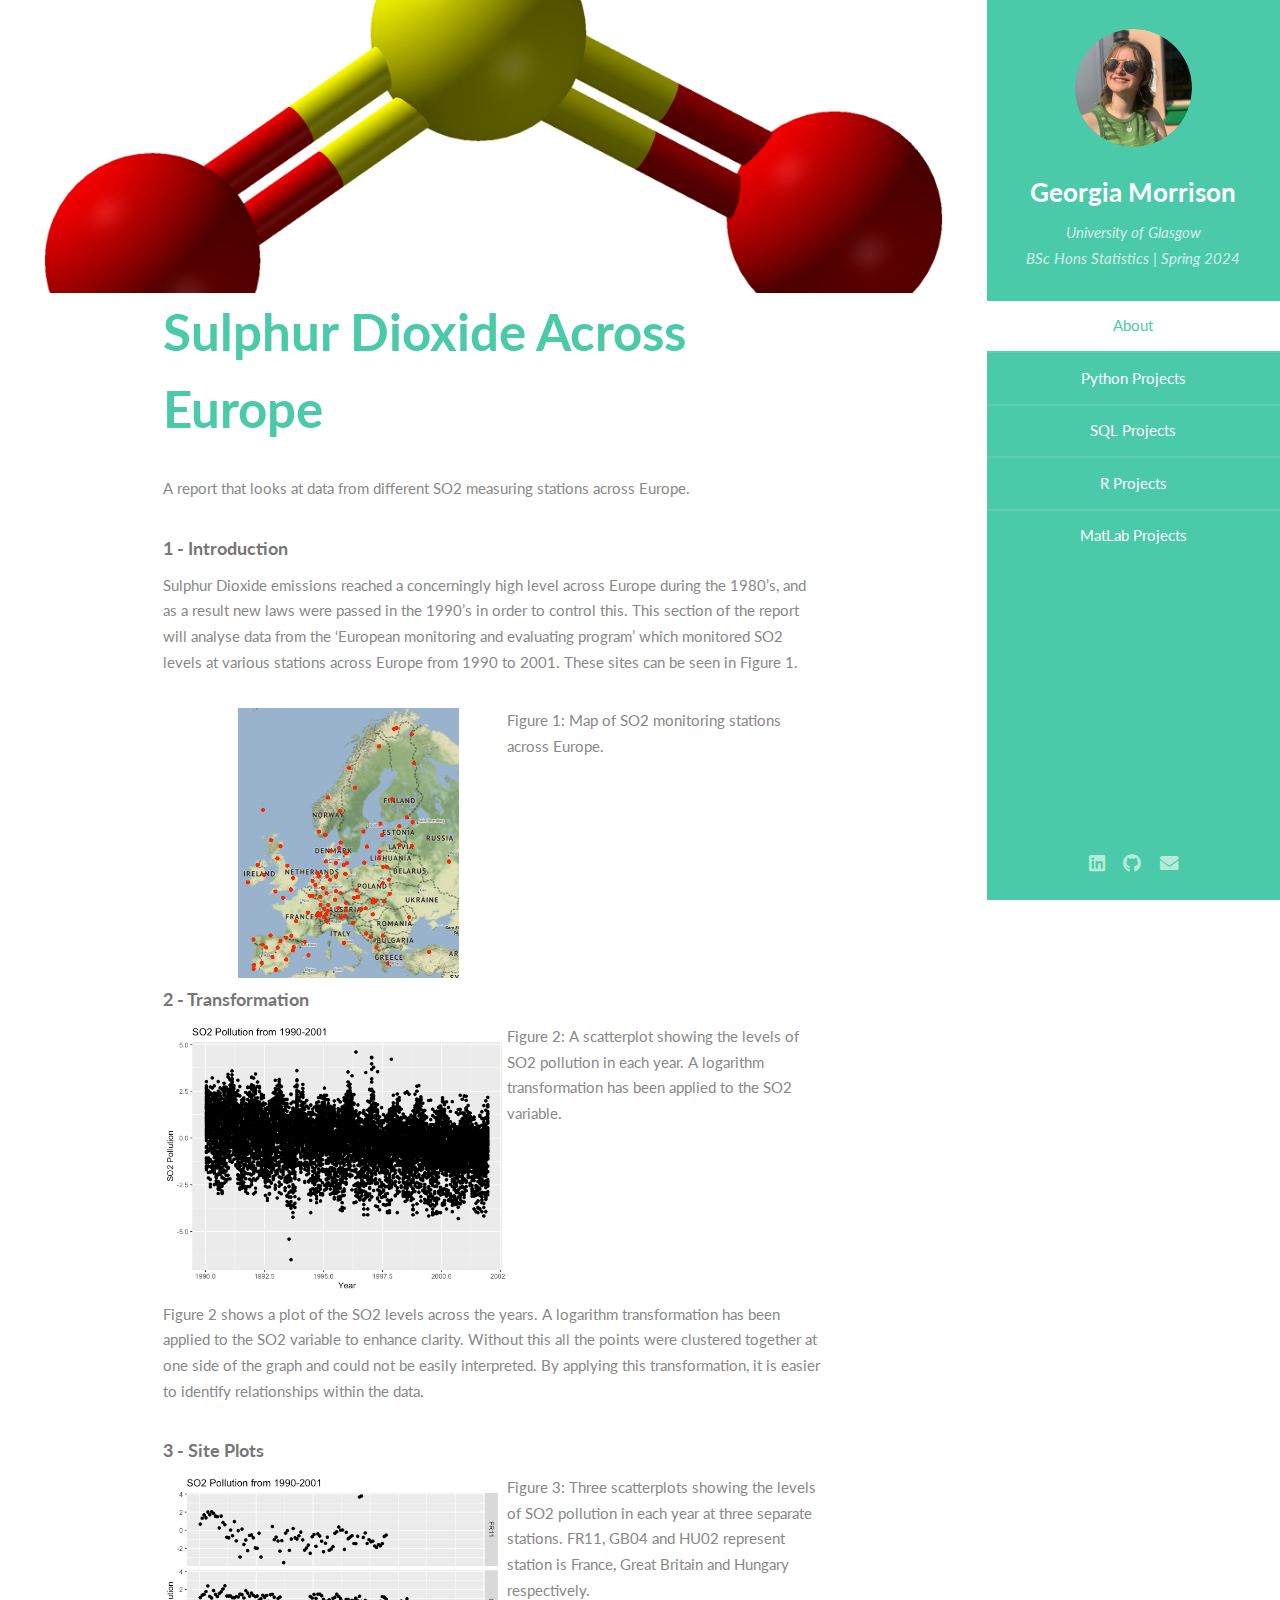
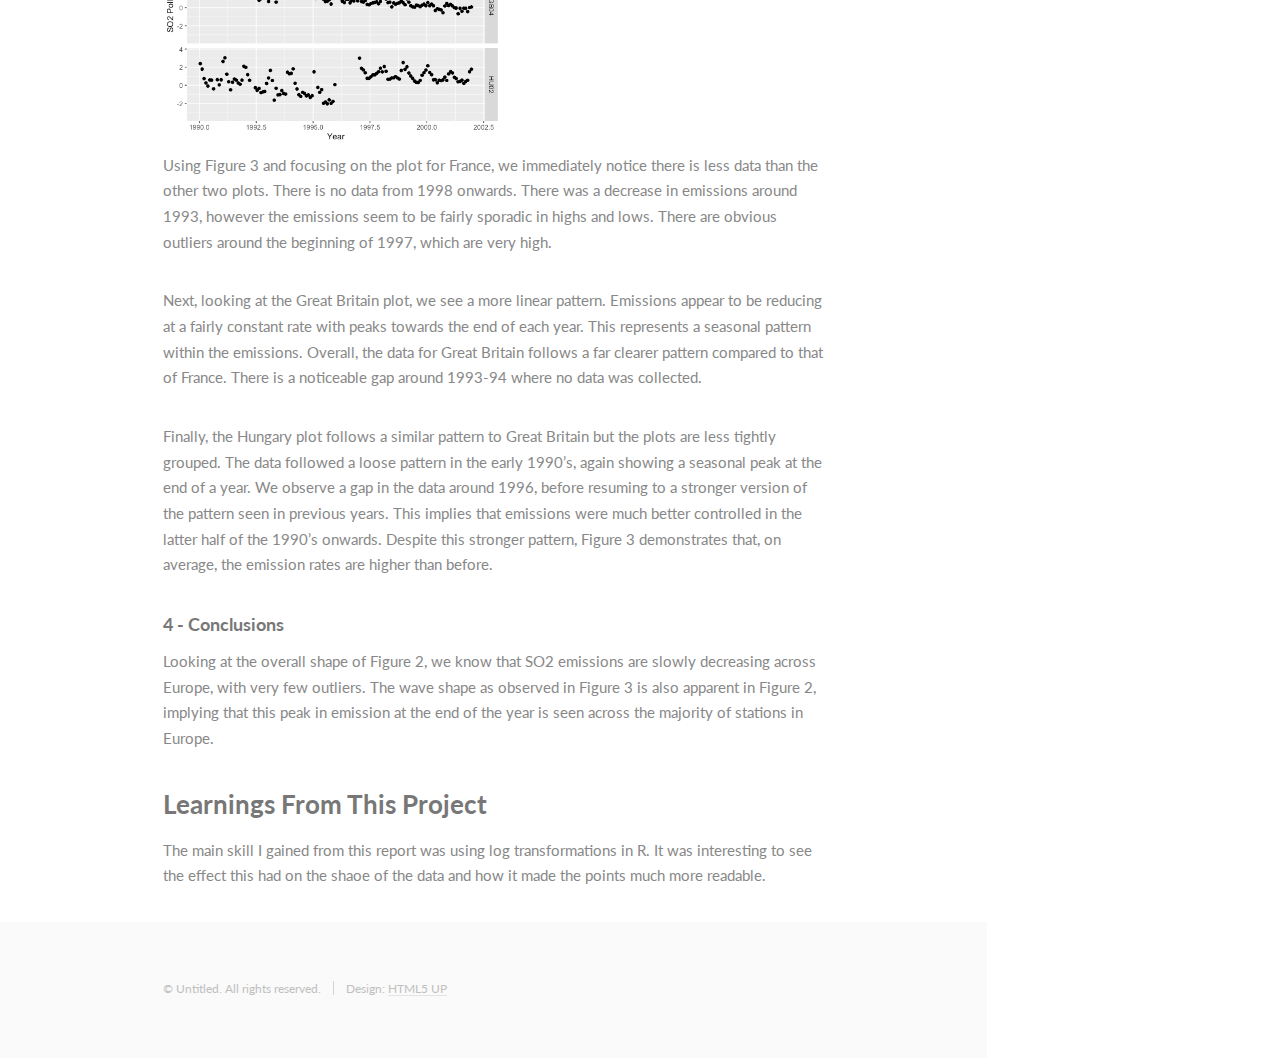
<file: sulphur-dioxide.html>
<!DOCTYPE HTML>
<!--
	Read Only by HTML5 UP
	html5up.net | @ajlkn
	Free for personal and commercial use under the CCA 3.0 license (html5up.net/license)
-->
<html>
	<head>
		<title>Coding Portfolio</title>
		<meta charset="utf-8" />
		<meta name="viewport" content="width=device-width, initial-scale=1, user-scalable=no" />
		<link rel="stylesheet" href="assets/css/main.css" />
	</head>
	<body class="is-preload">

		<!-- Header -->
			<section id="header">
				<header>
					<span class="image avatar"><img src="images/IMG_6879.jpeg" alt="" /></span>
					<h1 id="logo"><a href="#">Georgia Morrison</a></h1>
					<p>University of Glasgow<br />
					BSc Hons Statistics | Spring 2024</p>
				</header>
				<nav id="nav">
					<ul>
						<li><a href="index.html" class="active">About</a></li>
						<li><a href="index.html">Python Projects</a></li>
						<li><a href="index.html">SQL Projects</a></li>
						<li><a href="index.html">R Projects</a></li>
						<li><a href="index.html">MatLab Projects</a></li>
					</ul>
				</nav>
				<footer>
					<ul class="icons">
						<li><a href="https://www.linkedin.com/in/georgia-morrison-3302131ba/" class="icon brands fa-linkedin"><span class="label">LinkedIn</span></a></li>
						<li><a href="https://github.com/georgia-morrison" class="icon brands fa-github"><span class="label">Github</span></a></li>
						<li><a href="mailto:georgia.morrison25@icloud.com" class="icon solid fa-envelope"><span class="label">Email</span></a></li>
					</ul>
				</footer>
			</section>

		<!-- Wrapper -->
			<div id="wrapper">

				<!-- Main -->
					<div id="main">

						<!-- One -->
							<div class="image main" data-position="center">
								<img src="images/Sulfur-balls.png" alt="" />
							</div>
							<div class="container">
								<header class="major">
									<h2>Sulphur Dioxide Across Europe</h2>
								</header>
								<p>A report that looks at data from different SO2 measuring stations across Europe.</p>
                
								<h4>1 - Introduction</h4>
								<p>Sulphur Dioxide emissions reached a concerningly high level across Europe during the 1980’s, and as a result new laws were passed in the 1990’s in order to control this. This section of the report will analyse data from the ‘European monitoring and evaluating program’ which monitored SO2 levels at various stations across Europe from 1990 to 2001. These sites can be seen in Figure 1.</p>
			
								<div style="width: 100%; overflow: hidden;">
								     <div style="width: 48%; float: left;"> 
									     <img height=270 src="images/Map of Sites.png">
									</div>
								     <div style="margin-left: 52%;"> 
									     <p>Figure 1: Map of SO2 monitoring stations across Europe.</p>
									 </div>
								</div>
								
								<h4>2 - Transformation</h4>			
								<div style="width: 100%; overflow: hidden;">
								     <div style="width: 48%; float: left;"> 
									     <img height=270 src="images/Log transformation.png">
									</div>
								     <div style="margin-left: 52%;"> 
									     <p>Figure 2: A scatterplot showing the levels of SO2 pollution in each year. A logarithm transformation has been applied to the SO2 variable.</p>
									 </div>
								</div>
								
								<p>Figure 2 shows a plot of the SO2 levels across the years. A logarithm transformation has been applied to the SO2 variable to enhance clarity. Without this all the points were clustered together at one side of the graph and could not be easily interpreted. By applying this transformation, it is easier to identify relationships within the data.</p>
						
								<h4>3 - Site Plots</h4>
								<div style="width: 100%; overflow: hidden;">
								     <div style="width: 48%; float: left;"> 
									     <img height=270 src="images/Three sites.png">
									</div>
								     <div style="margin-left: 52%;"> 
									     <p>Figure 3: Three scatterplots showing the levels of SO2 pollution in each year at three separate stations. FR11, GB04 and HU02 represent station is France, Great Britain and Hungary respectively.</p>
									 </div>
								</div>
								
								
						
								<p>Using Figure 3 and focusing on the plot for France, we immediately notice there is less data than the other two plots. There is no data from 1998 onwards. There was a decrease in emissions around 1993, however the emissions seem to be fairly sporadic in highs and lows. There are obvious outliers around the beginning of 1997, which are very high.</p>
								<p>Next, looking at the Great Britain plot, we see a more linear pattern. Emissions appear to be reducing at a fairly constant rate with peaks towards the end of each year. This represents a seasonal pattern within the emissions. Overall, the data for Great Britain follows a far clearer pattern compared to that of France. There is a noticeable gap around 1993-94 where no data was collected.</p>
								<p>Finally, the Hungary plot follows a similar pattern to Great Britain but the plots are less tightly grouped. The data followed a loose pattern in the early 1990’s, again showing a seasonal peak at the end of a year. We observe a gap in the data around 1996, before resuming to a stronger version of the pattern seen in previous years. This implies that emissions were much better controlled in the latter half of the 1990’s onwards. Despite this stronger pattern, Figure 3 demonstrates that, on average, the emission rates are higher than before.</p>
						
								<h4>4 - Conclusions</h4>
								<p>Looking at the overall shape of Figure 2, we know that SO2 emissions are slowly decreasing across Europe, with very few outliers. The wave shape as observed in Figure 3 is also apparent in Figure 2, implying that this peak in emission at the end of the year is seen across the majority of stations in Europe.</p>
						
								<h3>Learnings From This Project</h3>
								<p>The main skill I gained from this report was using log transformations in R. It was interesting to see the effect this had on the shaoe of the data and how it made the points much more readable.</p>
								
							</div>
						</section>

						
			

						<!-- Five -->
						<!--
							<section id="five">
								<div class="container">
									<h3>Elements</h3>

									<section>
										<h4>Text</h4>
										<p>This is <b>bold</b> and this is <strong>strong</strong>. This is <i>italic</i> and this is <em>emphasized</em>.
										This is <sup>superscript</sup> text and this is <sub>subscript</sub> text.
										This is <u>underlined</u> and this is code: <code>for (;;) { ... }</code>. Finally, <a href="#">this is a link</a>.</p>
										<hr />
										<header>
											<h4>Heading with a Subtitle</h4>
											<p>Lorem ipsum dolor sit amet nullam id egestas urna aliquam</p>
										</header>
										<p>Nunc lacinia ante nunc ac lobortis. Interdum adipiscing gravida odio porttitor sem non mi integer non faucibus ornare mi ut ante amet placerat aliquet. Volutpat eu sed ante lacinia sapien lorem accumsan varius montes viverra nibh in adipiscing blandit tempus accumsan.</p>
										<header>
											<h5>Heading with a Subtitle</h5>
											<p>Lorem ipsum dolor sit amet nullam id egestas urna aliquam</p>
										</header>
										<p>Nunc lacinia ante nunc ac lobortis. Interdum adipiscing gravida odio porttitor sem non mi integer non faucibus ornare mi ut ante amet placerat aliquet. Volutpat eu sed ante lacinia sapien lorem accumsan varius montes viverra nibh in adipiscing blandit tempus accumsan.</p>
										<hr />
										<h2>Heading Level 2</h2>
										<h3>Heading Level 3</h3>
										<h4>Heading Level 4</h4>
										<h5>Heading Level 5</h5>
										<h6>Heading Level 6</h6>
										<hr />
										<h5>Blockquote</h5>
										<blockquote>Fringilla nisl. Donec accumsan interdum nisi, quis tincidunt felis sagittis eget tempus euismod. Vestibulum ante ipsum primis in faucibus vestibulum. Blandit adipiscing eu felis iaculis volutpat ac adipiscing accumsan faucibus. Vestibulum ante ipsum primis in faucibus lorem ipsum dolor sit amet nullam adipiscing eu felis.</blockquote>
										<h5>Preformatted</h5>
										<pre><code>i = 0;

while (!deck.isInOrder()) {
    print 'Iteration ' + i;
    deck.shuffle();
    i++;
}

print 'It took ' + i + ' iterations to sort the deck.';</code></pre>
									</section>

									<section>
										<h4>Lists</h4>
										<div class="row">
											<div class="col-6 col-12-xsmall">
												<h5>Unordered</h5>
												<ul>
													<li>Dolor pulvinar etiam magna etiam.</li>
													<li>Sagittis adipiscing lorem eleifend.</li>
													<li>Felis enim feugiat dolore viverra.</li>
												</ul>
												<h5>Alternate</h5>
												<ul class="alt">
													<li>Dolor pulvinar etiam magna etiam.</li>
													<li>Sagittis adipiscing lorem eleifend.</li>
													<li>Felis enim feugiat dolore viverra.</li>
												</ul>
											</div>
											<div class="col-6 col-12-xsmall">
												<h5>Ordered</h5>
												<ol>
													<li>Dolor pulvinar etiam magna etiam.</li>
													<li>Etiam vel felis at lorem sed viverra.</li>
													<li>Felis enim feugiat dolore viverra.</li>
													<li>Dolor pulvinar etiam magna etiam.</li>
													<li>Etiam vel felis at lorem sed viverra.</li>
													<li>Felis enim feugiat dolore viverra.</li>
												</ol>
												<h5>Icons</h5>
												<ul class="icons">
													<li><a href="#" class="icon brands fa-twitter"><span class="label">Twitter</span></a></li>
													<li><a href="#" class="icon brands fa-facebook-f"><span class="label">Facebook</span></a></li>
													<li><a href="#" class="icon brands fa-instagram"><span class="label">Instagram</span></a></li>
													<li><a href="#" class="icon brands fa-github"><span class="label">Github</span></a></li>
													<li><a href="#" class="icon brands fa-dribbble"><span class="label">Dribbble</span></a></li>
													<li><a href="#" class="icon brands fa-tumblr"><span class="label">Tumblr</span></a></li>
												</ul>
											</div>
										</div>
										<h5>Actions</h5>
										<ul class="actions">
											<li><a href="#" class="button primary">Default</a></li>
											<li><a href="#" class="button">Default</a></li>
											<li><a href="#" class="button alt">Default</a></li>
										</ul>
										<ul class="actions small">
											<li><a href="#" class="button primary small">Small</a></li>
											<li><a href="#" class="button small">Small</a></li>
											<li><a href="#" class="button alt small">Small</a></li>
										</ul>
										<div class="row">
											<div class="col-3 col-6-medium col-12-xsmall">
												<ul class="actions stacked">
													<li><a href="#" class="button primary">Default</a></li>
													<li><a href="#" class="button">Default</a></li>
													<li><a href="#" class="button alt">Default</a></li>
												</ul>
											</div>
											<div class="col-3 col-6 col-12-xsmall">
												<ul class="actions stacked">
													<li><a href="#" class="button primary small">Small</a></li>
													<li><a href="#" class="button small">Small</a></li>
													<li><a href="#" class="button alt small">Small</a></li>
												</ul>
											</div>
											<div class="col-3 col-6-medium col-12-xsmall">
												<ul class="actions stacked">
													<li><a href="#" class="button primary fit">Default</a></li>
													<li><a href="#" class="button fit">Default</a></li>
													<li><a href="#" class="button alt fit">Default</a></li>
												</ul>
											</div>
											<div class="col-3 col-6-medium col-12-xsmall">
												<ul class="actions stacked">
													<li><a href="#" class="button primary small fit">Small</a></li>
													<li><a href="#" class="button small fit">Small</a></li>
													<li><a href="#" class="button alt small fit">Small</a></li>
												</ul>
											</div>
										</div>
									</section>

									<section>
										<h4>Table</h4>
										<h5>Default</h5>
										<div class="table-wrapper">
											<table>
												<thead>
													<tr>
														<th>Name</th>
														<th>Description</th>
														<th>Price</th>
													</tr>
												</thead>
												<tbody>
													<tr>
														<td>Item One</td>
														<td>Ante turpis integer aliquet porttitor.</td>
														<td>29.99</td>
													</tr>
													<tr>
														<td>Item Two</td>
														<td>Vis ac commodo adipiscing arcu aliquet.</td>
														<td>19.99</td>
													</tr>
													<tr>
														<td>Item Three</td>
														<td> Morbi faucibus arcu accumsan lorem.</td>
														<td>29.99</td>
													</tr>
													<tr>
														<td>Item Four</td>
														<td>Vitae integer tempus condimentum.</td>
														<td>19.99</td>
													</tr>
													<tr>
														<td>Item Five</td>
														<td>Ante turpis integer aliquet porttitor.</td>
														<td>29.99</td>
													</tr>
												</tbody>
												<tfoot>
													<tr>
														<td colspan="2"></td>
														<td>100.00</td>
													</tr>
												</tfoot>
											</table>
										</div>

										<h5>Alternate</h5>
										<div class="table-wrapper">
											<table class="alt">
												<thead>
													<tr>
														<th>Name</th>
														<th>Description</th>
														<th>Price</th>
													</tr>
												</thead>
												<tbody>
													<tr>
														<td>Item One</td>
														<td>Ante turpis integer aliquet porttitor.</td>
														<td>29.99</td>
													</tr>
													<tr>
														<td>Item Two</td>
														<td>Vis ac commodo adipiscing arcu aliquet.</td>
														<td>19.99</td>
													</tr>
													<tr>
														<td>Item Three</td>
														<td> Morbi faucibus arcu accumsan lorem.</td>
														<td>29.99</td>
													</tr>
													<tr>
														<td>Item Four</td>
														<td>Vitae integer tempus condimentum.</td>
														<td>19.99</td>
													</tr>
													<tr>
														<td>Item Five</td>
														<td>Ante turpis integer aliquet porttitor.</td>
														<td>29.99</td>
													</tr>
												</tbody>
												<tfoot>
													<tr>
														<td colspan="2"></td>
														<td>100.00</td>
													</tr>
												</tfoot>
											</table>
										</div>
									</section>

									<section>
										<h4>Buttons</h4>
										<ul class="actions">
											<li><a href="#" class="button primary">Primary</a></li>
											<li><a href="#" class="button">Default</a></li>
											<li><a href="#" class="button alt">Alternate</a></li>
										</ul>
										<ul class="actions">
											<li><a href="#" class="button primary large">Large</a></li>
											<li><a href="#" class="button">Default</a></li>
											<li><a href="#" class="button alt small">Small</a></li>
										</ul>
										<ul class="actions fit">
											<li><a href="#" class="button primary fit">Fit</a></li>
											<li><a href="#" class="button fit">Fit</a></li>
											<li><a href="#" class="button alt fit">Fit</a></li>
										</ul>
										<ul class="actions fit small">
											<li><a href="#" class="button primary fit small">Fit + Small</a></li>
											<li><a href="#" class="button fit small">Fit + Small</a></li>
											<li><a href="#" class="button alt fit small">Fit + Small</a></li>
										</ul>
										<ul class="actions">
											<li><a href="#" class="button primary icon solid fa-download">Icon</a></li>
											<li><a href="#" class="button icon solid fa-download">Icon</a></li>
											<li><a href="#" class="button alt icon solid fa-check">Icon</a></li>
										</ul>
										<ul class="actions">
											<li><span class="button primary disabled">Primary</span></li>
											<li><span class="button disabled">Default</span></li>
											<li><span class="button alt disabled">Alternate</span></li>
										</ul>
									</section>

									<section>
										<h4>Form</h4>
										<form method="post" action="#">
											<div class="row gtr-uniform">
												<div class="col-6 col-12-xsmall">
													<input type="text" name="demo-name" id="demo-name" value="" placeholder="Name" />
												</div>
												<div class="col-6 col-12-xsmall">
													<input type="email" name="demo-email" id="demo-email" value="" placeholder="Email" />
												</div>
												<div class="col-12">
													<select name="demo-category" id="demo-category">
														<option value="">- Category -</option>
														<option value="1">Manufacturing</option>
														<option value="1">Shipping</option>
														<option value="1">Administration</option>
														<option value="1">Human Resources</option>
													</select>
												</div>
												<div class="col-4 col-12-medium">
													<input type="radio" id="demo-priority-low" name="demo-priority" checked>
													<label for="demo-priority-low">Low Priority</label>
												</div>
												<div class="col-4 col-12-medium">
													<input type="radio" id="demo-priority-normal" name="demo-priority">
													<label for="demo-priority-normal">Normal Priority</label>
												</div>
												<div class="col-4 col-12-medium">
													<input type="radio" id="demo-priority-high" name="demo-priority">
													<label for="demo-priority-high">High Priority</label>
												</div>
												<div class="col-6 col-12-medium">
													<input type="checkbox" id="demo-copy" name="demo-copy">
													<label for="demo-copy">Email me a copy of this message</label>
												</div>
												<div class="col-6 col-12-medium">
													<input type="checkbox" id="demo-human" name="demo-human" checked>
													<label for="demo-human">I am a human and not a robot</label>
												</div>
												<div class="col-12">
													<textarea name="demo-message" id="demo-message" placeholder="Enter your message" rows="6"></textarea>
												</div>
												<div class="col-12">
													<ul class="actions">
														<li><input type="submit" value="Send Message" /></li>
														<li><input type="reset" value="Reset" class="alt" /></li>
													</ul>
												</div>
											</div>
										</form>
									</section>

									<section>
										<h4>Image</h4>
										<h5>Fit</h5>
										<span class="image fit"><img src="images/banner.jpg" alt="" /></span>
										<div class="box alt">
											<div class="row gtr-50 gtr-uniform">
												<div class="col-4"><span class="image fit"><img src="images/pic01.jpg" alt="" /></span></div>
												<div class="col-4"><span class="image fit"><img src="images/pic02.jpg" alt="" /></span></div>
												<div class="col-4"><span class="image fit"><img src="images/pic03.jpg" alt="" /></span></div>
												<div class="col-4"><span class="image fit"><img src="images/pic02.jpg" alt="" /></span></div>
												<div class="col-4"><span class="image fit"><img src="images/pic03.jpg" alt="" /></span></div>
												<div class="col-4"><span class="image fit"><img src="images/pic01.jpg" alt="" /></span></div>
												<div class="col-4"><span class="image fit"><img src="images/pic03.jpg" alt="" /></span></div>
												<div class="col-4"><span class="image fit"><img src="images/pic01.jpg" alt="" /></span></div>
												<div class="col-4"><span class="image fit"><img src="images/pic02.jpg" alt="" /></span></div>
											</div>
										</div>
										<h5>Left &amp; Right</h5>
										<p><span class="image left"><img src="images/avatar.jpg" alt="" /></span>Fringilla nisl. Donec accumsan interdum nisi, quis tincidunt felis sagittis eget. tempus euismod. Vestibulum ante ipsum primis in faucibus vestibulum. Blandit adipiscing eu felis iaculis volutpat ac adipiscing accumsan eu faucibus. Integer ac pellentesque praesent tincidunt felis sagittis eget. tempus euismod. Vestibulum ante ipsum primis in faucibus vestibulum. Blandit adipiscing eu felis iaculis volutpat ac adipiscing accumsan eu faucibus. Integer ac pellentesque praesent. Donec accumsan interdum nisi, quis tincidunt felis sagittis eget. tempus euismod. Vestibulum ante ipsum primis in faucibus vestibulum. Blandit adipiscing eu felis iaculis volutpat ac adipiscing accumsan eu faucibus. Integer ac pellentesque praesent tincidunt felis sagittis eget. tempus euismod. Vestibulum ante ipsum primis in faucibus vestibulum. Blandit adipiscing eu felis iaculis volutpat ac adipiscing accumsan eu faucibus. Integer ac pellentesque praesent.</p>
										<p><span class="image right"><img src="images/avatar.jpg" alt="" /></span>Fringilla nisl. Donec accumsan interdum nisi, quis tincidunt felis sagittis eget. tempus euismod. Vestibulum ante ipsum primis in faucibus vestibulum. Blandit adipiscing eu felis iaculis volutpat ac adipiscing accumsan eu faucibus. Integer ac pellentesque praesent tincidunt felis sagittis eget. tempus euismod. Vestibulum ante ipsum primis in faucibus vestibulum. Blandit adipiscing eu felis iaculis volutpat ac adipiscing accumsan eu faucibus. Integer ac pellentesque praesent. Donec accumsan interdum nisi, quis tincidunt felis sagittis eget. tempus euismod. Vestibulum ante ipsum primis in faucibus vestibulum. Blandit adipiscing eu felis iaculis volutpat ac adipiscing accumsan eu faucibus. Integer ac pellentesque praesent tincidunt felis sagittis eget. tempus euismod. Vestibulum ante ipsum primis in faucibus vestibulum. Blandit adipiscing eu felis iaculis volutpat ac adipiscing accumsan eu faucibus. Integer ac pellentesque praesent.</p>
									</section>

								</div>
							</section>
						-->

					</div>

				<!-- Footer -->
					<section id="footer">
						<div class="container">
							<ul class="copyright">
								<li>&copy; Untitled. All rights reserved.</li><li>Design: <a href="http://html5up.net">HTML5 UP</a></li>
							</ul>
						</div>
					</section>

			</div>

		<!-- Scripts -->
			<script src="assets/js/jquery.min.js"></script>
			<script src="assets/js/jquery.scrollex.min.js"></script>
			<script src="assets/js/jquery.scrolly.min.js"></script>
			<script src="assets/js/browser.min.js"></script>
			<script src="assets/js/breakpoints.min.js"></script>
			<script src="assets/js/util.js"></script>
			<script src="assets/js/main.js"></script>

	</body>
</html>
</file>
<file: assets/css/main.css>
@import url("fontawesome-all.min.css");
@import url("https://fonts.googleapis.com/css?family=Lato:400,400italic,700,700italic|Source+Code+Pro:400");

/*
	Read Only by HTML5 UP
	html5up.net | @ajlkn
	Free for personal and commercial use under the CCA 3.0 license (html5up.net/license)
*/

html, body, div, span, applet, object,
iframe, h1, h2, h3, h4, h5, h6, p, blockquote,
pre, a, abbr, acronym, address, big, cite,
code, del, dfn, em, img, ins, kbd, q, s, samp,
small, strike, strong, sub, sup, tt, var, b,
u, i, center, dl, dt, dd, ol, ul, li, fieldset,
form, label, legend, table, caption, tbody,
tfoot, thead, tr, th, td, article, aside,
canvas, details, embed, figure, figcaption,
footer, header, hgroup, menu, nav, output, ruby,
section, summary, time, mark, audio, video {
	margin: 0;
	padding: 0;
	border: 0;
	font-size: 100%;
	font: inherit;
	vertical-align: baseline;}

article, aside, details, figcaption, figure,
footer, header, hgroup, menu, nav, section {
	display: block;}

body {
	line-height: 1;
}

ol, ul {
	list-style: none;
}

blockquote, q {
	quotes: none;
}

	blockquote:before, blockquote:after, q:before, q:after {
		content: '';
		content: none;
	}

table {
	border-collapse: collapse;
	border-spacing: 0;
}

body {
	-webkit-text-size-adjust: none;
}

mark {
	background-color: transparent;
	color: inherit;
}

input::-moz-focus-inner {
	border: 0;
	padding: 0;
}

input, select, textarea {
	-moz-appearance: none;
	-webkit-appearance: none;
	-ms-appearance: none;
	appearance: none;
}

/* Basic */

	html {
		box-sizing: border-box;
	}

	*, *:before, *:after {
		box-sizing: inherit;
	}

	body {
		background: #fff;
	}

		body.is-preload *, body.is-preload *:before, body.is-preload *:after {
			-moz-animation: none !important;
			-webkit-animation: none !important;
			-ms-animation: none !important;
			animation: none !important;
			-moz-transition: none !important;
			-webkit-transition: none !important;
			-ms-transition: none !important;
			transition: none !important;
		}

	body, input, select, textarea {
		color: #888;
		font-family: "Lato", sans-serif;
		font-size: 16pt;
		font-weight: 400;
		line-height: 1.75em;
	}

	a {
		-moz-transition: color 0.2s ease-in-out, border-color 0.2s ease-in-out;
		-webkit-transition: color 0.2s ease-in-out, border-color 0.2s ease-in-out;
		-ms-transition: color 0.2s ease-in-out, border-color 0.2s ease-in-out;
		transition: color 0.2s ease-in-out, border-color 0.2s ease-in-out;
		border-bottom: solid 1px #e4e4e4;
		color: inherit;
		text-decoration: none;
	}

		a:hover {
			border-bottom-color: transparent;
			color: #4acaa8 !important;
		}

	strong, b {
		color: #777;
		font-weight: 700;
	}

	em, i {
		font-style: italic;
	}

	p {
		margin: 0 0 2.25em 0;
	}

	h1, h2, h3, h4, h5, h6 {
		color: #777;
		font-weight: 700;
		line-height: 1em;
		margin: 0 0 0.5625em 0;
	}

		h1 a, h2 a, h3 a, h4 a, h5 a, h6 a {
			border: 0;
			color: inherit;
			text-decoration: none;
		}

	h2 {
		font-size: 2em;
		line-height: 1.5em;
	}

	h3 {
		font-size: 1.75em;
		line-height: 1.5em;
	}

	h4 {
		font-size: 1.25em;
		line-height: 1.5em;
	}

	h5 {
		font-size: 0.9em;
		line-height: 1.5em;
	}

	h6 {
		font-size: 0.7em;
		line-height: 1.5em;
	}

	sub {
		font-size: 0.8em;
		position: relative;
		top: 0.5em;
	}

	sup {
		font-size: 0.8em;
		position: relative;
		top: -0.5em;
	}

	hr {
		border: 0;
		border-bottom: solid 2px #f4f4f4;
		margin: 2.25em 0;
	}

		hr.major {
			margin: 3.375em 0;
		}

	blockquote {
		border-left: solid 8px #e4e4e4;
		font-style: italic;
		margin: 0 0 2.25em 0;
		padding: 0.5em 0 0.5em 2em;
	}

	code {
		background: #555;
		border-radius: 5px;
		color: #fff;
		font-family: "Source Code Pro", monospace;
		font-size: 0.9em;
		margin: 0 0.25em;
		padding: 0.25em 0.65em;
	}

	pre {
		font-family: "Source Code Pro", monospace;
		font-size: 0.9em;
		margin: 0 0 2.25em 0;
	}

		pre code {
			-webkit-overflow-scrolling: touch;
			display: block;
			line-height: 1.5em;
			overflow-x: auto;
			padding: 1em 1.5em;
		}

	.align-left {
		text-align: left;
	}

	.align-center {
		text-align: center;
	}

	.align-right {
		text-align: right;
	}

/* Row */

	.row {
		display: flex;
		flex-wrap: wrap;
		box-sizing: border-box;
		align-items: stretch;
	}

		.row > * {
			box-sizing: border-box;
		}

		.row.gtr-uniform > * > :last-child {
			margin-bottom: 0;
		}

		.row.aln-left {
			justify-content: flex-start;
		}

		.row.aln-center {
			justify-content: center;
		}

		.row.aln-right {
			justify-content: flex-end;
		}

		.row.aln-top {
			align-items: flex-start;
		}

		.row.aln-middle {
			align-items: center;
		}

		.row.aln-bottom {
			align-items: flex-end;
		}

		.row > .imp {
			order: -1;
		}

		.row > .col-1 {
			width: 8.33333%;
		}

		.row > .off-1 {
			margin-left: 8.33333%;
		}

		.row > .col-2 {
			width: 16.66667%;
		}

		.row > .off-2 {
			margin-left: 16.66667%;
		}

		.row > .col-3 {
			width: 25%;
		}

		.row > .off-3 {
			margin-left: 25%;
		}

		.row > .col-4 {
			width: 33.33333%;
		}

		.row > .off-4 {
			margin-left: 33.33333%;
		}

		.row > .col-5 {
			width: 41.66667%;
		}

		.row > .off-5 {
			margin-left: 41.66667%;
		}

		.row > .col-6 {
			width: 50%;
		}

		.row > .off-6 {
			margin-left: 50%;
		}

		.row > .col-7 {
			width: 58.33333%;
		}

		.row > .off-7 {
			margin-left: 58.33333%;
		}

		.row > .col-8 {
			width: 66.66667%;
		}

		.row > .off-8 {
			margin-left: 66.66667%;
		}

		.row > .col-9 {
			width: 75%;
		}

		.row > .off-9 {
			margin-left: 75%;
		}

		.row > .col-10 {
			width: 83.33333%;
		}

		.row > .off-10 {
			margin-left: 83.33333%;
		}

		.row > .col-11 {
			width: 91.66667%;
		}

		.row > .off-11 {
			margin-left: 91.66667%;
		}

		.row > .col-12 {
			width: 100%;
		}

		.row > .off-12 {
			margin-left: 100%;
		}

		.row.gtr-0 {
			margin-top: 0;
			margin-left: 0em;
		}

			.row.gtr-0 > * {
				padding: 0 0 0 0em;
			}

			.row.gtr-0.gtr-uniform {
				margin-top: 0em;
			}

				.row.gtr-0.gtr-uniform > * {
					padding-top: 0em;
				}

		.row.gtr-25 {
			margin-top: 0;
			margin-left: -0.5em;
		}

			.row.gtr-25 > * {
				padding: 0 0 0 0.5em;
			}

			.row.gtr-25.gtr-uniform {
				margin-top: -0.5em;
			}

				.row.gtr-25.gtr-uniform > * {
					padding-top: 0.5em;
				}

		.row.gtr-50 {
			margin-top: 0;
			margin-left: -1em;
		}

			.row.gtr-50 > * {
				padding: 0 0 0 1em;
			}

			.row.gtr-50.gtr-uniform {
				margin-top: -1em;
			}

				.row.gtr-50.gtr-uniform > * {
					padding-top: 1em;
				}

		.row {
			margin-top: 0;
			margin-left: -2em;
		}

			.row > * {
				padding: 0 0 0 2em;
			}

			.row.gtr-uniform {
				margin-top: -2em;
			}

				.row.gtr-uniform > * {
					padding-top: 2em;
				}

		.row.gtr-150 {
			margin-top: 0;
			margin-left: -3em;
		}

			.row.gtr-150 > * {
				padding: 0 0 0 3em;
			}

			.row.gtr-150.gtr-uniform {
				margin-top: -3em;
			}

				.row.gtr-150.gtr-uniform > * {
					padding-top: 3em;
				}

		.row.gtr-200 {
			margin-top: 0;
			margin-left: -4em;
		}

			.row.gtr-200 > * {
				padding: 0 0 0 4em;
			}

			.row.gtr-200.gtr-uniform {
				margin-top: -4em;
			}

				.row.gtr-200.gtr-uniform > * {
					padding-top: 4em;
				}

		@media screen and (max-width: 1680px) {

			.row {
				display: flex;
				flex-wrap: wrap;
				box-sizing: border-box;
				align-items: stretch;
			}

				.row > * {
					box-sizing: border-box;
				}

				.row.gtr-uniform > * > :last-child {
					margin-bottom: 0;
				}

				.row.aln-left {
					justify-content: flex-start;
				}

				.row.aln-center {
					justify-content: center;
				}

				.row.aln-right {
					justify-content: flex-end;
				}

				.row.aln-top {
					align-items: flex-start;
				}

				.row.aln-middle {
					align-items: center;
				}

				.row.aln-bottom {
					align-items: flex-end;
				}

				.row > .imp-xlarge {
					order: -1;
				}

				.row > .col-1-xlarge {
					width: 8.33333%;
				}

				.row > .off-1-xlarge {
					margin-left: 8.33333%;
				}

				.row > .col-2-xlarge {
					width: 16.66667%;
				}

				.row > .off-2-xlarge {
					margin-left: 16.66667%;
				}

				.row > .col-3-xlarge {
					width: 25%;
				}

				.row > .off-3-xlarge {
					margin-left: 25%;
				}

				.row > .col-4-xlarge {
					width: 33.33333%;
				}

				.row > .off-4-xlarge {
					margin-left: 33.33333%;
				}

				.row > .col-5-xlarge {
					width: 41.66667%;
				}

				.row > .off-5-xlarge {
					margin-left: 41.66667%;
				}

				.row > .col-6-xlarge {
					width: 50%;
				}

				.row > .off-6-xlarge {
					margin-left: 50%;
				}

				.row > .col-7-xlarge {
					width: 58.33333%;
				}

				.row > .off-7-xlarge {
					margin-left: 58.33333%;
				}

				.row > .col-8-xlarge {
					width: 66.66667%;
				}

				.row > .off-8-xlarge {
					margin-left: 66.66667%;
				}

				.row > .col-9-xlarge {
					width: 75%;
				}

				.row > .off-9-xlarge {
					margin-left: 75%;
				}

				.row > .col-10-xlarge {
					width: 83.33333%;
				}

				.row > .off-10-xlarge {
					margin-left: 83.33333%;
				}

				.row > .col-11-xlarge {
					width: 91.66667%;
				}

				.row > .off-11-xlarge {
					margin-left: 91.66667%;
				}

				.row > .col-12-xlarge {
					width: 100%;
				}

				.row > .off-12-xlarge {
					margin-left: 100%;
				}

				.row.gtr-0 {
					margin-top: 0;
					margin-left: 0em;
				}

					.row.gtr-0 > * {
						padding: 0 0 0 0em;
					}

					.row.gtr-0.gtr-uniform {
						margin-top: 0em;
					}

						.row.gtr-0.gtr-uniform > * {
							padding-top: 0em;
						}

				.row.gtr-25 {
					margin-top: 0;
					margin-left: -0.5em;
				}

					.row.gtr-25 > * {
						padding: 0 0 0 0.5em;
					}

					.row.gtr-25.gtr-uniform {
						margin-top: -0.5em;
					}

						.row.gtr-25.gtr-uniform > * {
							padding-top: 0.5em;
						}

				.row.gtr-50 {
					margin-top: 0;
					margin-left: -1em;
				}

					.row.gtr-50 > * {
						padding: 0 0 0 1em;
					}

					.row.gtr-50.gtr-uniform {
						margin-top: -1em;
					}

						.row.gtr-50.gtr-uniform > * {
							padding-top: 1em;
						}

				.row {
					margin-top: 0;
					margin-left: -2em;
				}

					.row > * {
						padding: 0 0 0 2em;
					}

					.row.gtr-uniform {
						margin-top: -2em;
					}

						.row.gtr-uniform > * {
							padding-top: 2em;
						}

				.row.gtr-150 {
					margin-top: 0;
					margin-left: -3em;
				}

					.row.gtr-150 > * {
						padding: 0 0 0 3em;
					}

					.row.gtr-150.gtr-uniform {
						margin-top: -3em;
					}

						.row.gtr-150.gtr-uniform > * {
							padding-top: 3em;
						}

				.row.gtr-200 {
					margin-top: 0;
					margin-left: -4em;
				}

					.row.gtr-200 > * {
						padding: 0 0 0 4em;
					}

					.row.gtr-200.gtr-uniform {
						margin-top: -4em;
					}

						.row.gtr-200.gtr-uniform > * {
							padding-top: 4em;
						}

		}

		@media screen and (max-width: 1280px) {

			.row {
				display: flex;
				flex-wrap: wrap;
				box-sizing: border-box;
				align-items: stretch;
			}

				.row > * {
					box-sizing: border-box;
				}

				.row.gtr-uniform > * > :last-child {
					margin-bottom: 0;
				}

				.row.aln-left {
					justify-content: flex-start;
				}

				.row.aln-center {
					justify-content: center;
				}

				.row.aln-right {
					justify-content: flex-end;
				}

				.row.aln-top {
					align-items: flex-start;
				}

				.row.aln-middle {
					align-items: center;
				}

				.row.aln-bottom {
					align-items: flex-end;
				}

				.row > .imp-large {
					order: -1;
				}

				.row > .col-1-large {
					width: 8.33333%;
				}

				.row > .off-1-large {
					margin-left: 8.33333%;
				}

				.row > .col-2-large {
					width: 16.66667%;
				}

				.row > .off-2-large {
					margin-left: 16.66667%;
				}

				.row > .col-3-large {
					width: 25%;
				}

				.row > .off-3-large {
					margin-left: 25%;
				}

				.row > .col-4-large {
					width: 33.33333%;
				}

				.row > .off-4-large {
					margin-left: 33.33333%;
				}

				.row > .col-5-large {
					width: 41.66667%;
				}

				.row > .off-5-large {
					margin-left: 41.66667%;
				}

				.row > .col-6-large {
					width: 50%;
				}

				.row > .off-6-large {
					margin-left: 50%;
				}

				.row > .col-7-large {
					width: 58.33333%;
				}

				.row > .off-7-large {
					margin-left: 58.33333%;
				}

				.row > .col-8-large {
					width: 66.66667%;
				}

				.row > .off-8-large {
					margin-left: 66.66667%;
				}

				.row > .col-9-large {
					width: 75%;
				}

				.row > .off-9-large {
					margin-left: 75%;
				}

				.row > .col-10-large {
					width: 83.33333%;
				}

				.row > .off-10-large {
					margin-left: 83.33333%;
				}

				.row > .col-11-large {
					width: 91.66667%;
				}

				.row > .off-11-large {
					margin-left: 91.66667%;
				}

				.row > .col-12-large {
					width: 100%;
				}

				.row > .off-12-large {
					margin-left: 100%;
				}

				.row.gtr-0 {
					margin-top: 0;
					margin-left: 0em;
				}

					.row.gtr-0 > * {
						padding: 0 0 0 0em;
					}

					.row.gtr-0.gtr-uniform {
						margin-top: 0em;
					}

						.row.gtr-0.gtr-uniform > * {
							padding-top: 0em;
						}

				.row.gtr-25 {
					margin-top: 0;
					margin-left: -0.375em;
				}

					.row.gtr-25 > * {
						padding: 0 0 0 0.375em;
					}

					.row.gtr-25.gtr-uniform {
						margin-top: -0.375em;
					}

						.row.gtr-25.gtr-uniform > * {
							padding-top: 0.375em;
						}

				.row.gtr-50 {
					margin-top: 0;
					margin-left: -0.75em;
				}

					.row.gtr-50 > * {
						padding: 0 0 0 0.75em;
					}

					.row.gtr-50.gtr-uniform {
						margin-top: -0.75em;
					}

						.row.gtr-50.gtr-uniform > * {
							padding-top: 0.75em;
						}

				.row {
					margin-top: 0;
					margin-left: -1.5em;
				}

					.row > * {
						padding: 0 0 0 1.5em;
					}

					.row.gtr-uniform {
						margin-top: -1.5em;
					}

						.row.gtr-uniform > * {
							padding-top: 1.5em;
						}

				.row.gtr-150 {
					margin-top: 0;
					margin-left: -2.25em;
				}

					.row.gtr-150 > * {
						padding: 0 0 0 2.25em;
					}

					.row.gtr-150.gtr-uniform {
						margin-top: -2.25em;
					}

						.row.gtr-150.gtr-uniform > * {
							padding-top: 2.25em;
						}

				.row.gtr-200 {
					margin-top: 0;
					margin-left: -3em;
				}

					.row.gtr-200 > * {
						padding: 0 0 0 3em;
					}

					.row.gtr-200.gtr-uniform {
						margin-top: -3em;
					}

						.row.gtr-200.gtr-uniform > * {
							padding-top: 3em;
						}

		}

		@media screen and (max-width: 1024px) {

			.row {
				display: flex;
				flex-wrap: wrap;
				box-sizing: border-box;
				align-items: stretch;
			}

				.row > * {
					box-sizing: border-box;
				}

				.row.gtr-uniform > * > :last-child {
					margin-bottom: 0;
				}

				.row.aln-left {
					justify-content: flex-start;
				}

				.row.aln-center {
					justify-content: center;
				}

				.row.aln-right {
					justify-content: flex-end;
				}

				.row.aln-top {
					align-items: flex-start;
				}

				.row.aln-middle {
					align-items: center;
				}

				.row.aln-bottom {
					align-items: flex-end;
				}

				.row > .imp-medium {
					order: -1;
				}

				.row > .col-1-medium {
					width: 8.33333%;
				}

				.row > .off-1-medium {
					margin-left: 8.33333%;
				}

				.row > .col-2-medium {
					width: 16.66667%;
				}

				.row > .off-2-medium {
					margin-left: 16.66667%;
				}

				.row > .col-3-medium {
					width: 25%;
				}

				.row > .off-3-medium {
					margin-left: 25%;
				}

				.row > .col-4-medium {
					width: 33.33333%;
				}

				.row > .off-4-medium {
					margin-left: 33.33333%;
				}

				.row > .col-5-medium {
					width: 41.66667%;
				}

				.row > .off-5-medium {
					margin-left: 41.66667%;
				}

				.row > .col-6-medium {
					width: 50%;
				}

				.row > .off-6-medium {
					margin-left: 50%;
				}

				.row > .col-7-medium {
					width: 58.33333%;
				}

				.row > .off-7-medium {
					margin-left: 58.33333%;
				}

				.row > .col-8-medium {
					width: 66.66667%;
				}

				.row > .off-8-medium {
					margin-left: 66.66667%;
				}

				.row > .col-9-medium {
					width: 75%;
				}

				.row > .off-9-medium {
					margin-left: 75%;
				}

				.row > .col-10-medium {
					width: 83.33333%;
				}

				.row > .off-10-medium {
					margin-left: 83.33333%;
				}

				.row > .col-11-medium {
					width: 91.66667%;
				}

				.row > .off-11-medium {
					margin-left: 91.66667%;
				}

				.row > .col-12-medium {
					width: 100%;
				}

				.row > .off-12-medium {
					margin-left: 100%;
				}

				.row.gtr-0 {
					margin-top: 0;
					margin-left: 0em;
				}

					.row.gtr-0 > * {
						padding: 0 0 0 0em;
					}

					.row.gtr-0.gtr-uniform {
						margin-top: 0em;
					}

						.row.gtr-0.gtr-uniform > * {
							padding-top: 0em;
						}

				.row.gtr-25 {
					margin-top: 0;
					margin-left: -0.375em;
				}

					.row.gtr-25 > * {
						padding: 0 0 0 0.375em;
					}

					.row.gtr-25.gtr-uniform {
						margin-top: -0.375em;
					}

						.row.gtr-25.gtr-uniform > * {
							padding-top: 0.375em;
						}

				.row.gtr-50 {
					margin-top: 0;
					margin-left: -0.75em;
				}

					.row.gtr-50 > * {
						padding: 0 0 0 0.75em;
					}

					.row.gtr-50.gtr-uniform {
						margin-top: -0.75em;
					}

						.row.gtr-50.gtr-uniform > * {
							padding-top: 0.75em;
						}

				.row {
					margin-top: 0;
					margin-left: -1.5em;
				}

					.row > * {
						padding: 0 0 0 1.5em;
					}

					.row.gtr-uniform {
						margin-top: -1.5em;
					}

						.row.gtr-uniform > * {
							padding-top: 1.5em;
						}

				.row.gtr-150 {
					margin-top: 0;
					margin-left: -2.25em;
				}

					.row.gtr-150 > * {
						padding: 0 0 0 2.25em;
					}

					.row.gtr-150.gtr-uniform {
						margin-top: -2.25em;
					}

						.row.gtr-150.gtr-uniform > * {
							padding-top: 2.25em;
						}

				.row.gtr-200 {
					margin-top: 0;
					margin-left: -3em;
				}

					.row.gtr-200 > * {
						padding: 0 0 0 3em;
					}

					.row.gtr-200.gtr-uniform {
						margin-top: -3em;
					}

						.row.gtr-200.gtr-uniform > * {
							padding-top: 3em;
						}

		}

		@media screen and (max-width: 736px) {

			.row {
				display: flex;
				flex-wrap: wrap;
				box-sizing: border-box;
				align-items: stretch;
			}

				.row > * {
					box-sizing: border-box;
				}

				.row.gtr-uniform > * > :last-child {
					margin-bottom: 0;
				}

				.row.aln-left {
					justify-content: flex-start;
				}

				.row.aln-center {
					justify-content: center;
				}

				.row.aln-right {
					justify-content: flex-end;
				}

				.row.aln-top {
					align-items: flex-start;
				}

				.row.aln-middle {
					align-items: center;
				}

				.row.aln-bottom {
					align-items: flex-end;
				}

				.row > .imp-small {
					order: -1;
				}

				.row > .col-1-small {
					width: 8.33333%;
				}

				.row > .off-1-small {
					margin-left: 8.33333%;
				}

				.row > .col-2-small {
					width: 16.66667%;
				}

				.row > .off-2-small {
					margin-left: 16.66667%;
				}

				.row > .col-3-small {
					width: 25%;
				}

				.row > .off-3-small {
					margin-left: 25%;
				}

				.row > .col-4-small {
					width: 33.33333%;
				}

				.row > .off-4-small {
					margin-left: 33.33333%;
				}

				.row > .col-5-small {
					width: 41.66667%;
				}

				.row > .off-5-small {
					margin-left: 41.66667%;
				}

				.row > .col-6-small {
					width: 50%;
				}

				.row > .off-6-small {
					margin-left: 50%;
				}

				.row > .col-7-small {
					width: 58.33333%;
				}

				.row > .off-7-small {
					margin-left: 58.33333%;
				}

				.row > .col-8-small {
					width: 66.66667%;
				}

				.row > .off-8-small {
					margin-left: 66.66667%;
				}

				.row > .col-9-small {
					width: 75%;
				}

				.row > .off-9-small {
					margin-left: 75%;
				}

				.row > .col-10-small {
					width: 83.33333%;
				}

				.row > .off-10-small {
					margin-left: 83.33333%;
				}

				.row > .col-11-small {
					width: 91.66667%;
				}

				.row > .off-11-small {
					margin-left: 91.66667%;
				}

				.row > .col-12-small {
					width: 100%;
				}

				.row > .off-12-small {
					margin-left: 100%;
				}

				.row.gtr-0 {
					margin-top: 0;
					margin-left: 0em;
				}

					.row.gtr-0 > * {
						padding: 0 0 0 0em;
					}

					.row.gtr-0.gtr-uniform {
						margin-top: 0em;
					}

						.row.gtr-0.gtr-uniform > * {
							padding-top: 0em;
						}

				.row.gtr-25 {
					margin-top: 0;
					margin-left: -0.3125em;
				}

					.row.gtr-25 > * {
						padding: 0 0 0 0.3125em;
					}

					.row.gtr-25.gtr-uniform {
						margin-top: -0.3125em;
					}

						.row.gtr-25.gtr-uniform > * {
							padding-top: 0.3125em;
						}

				.row.gtr-50 {
					margin-top: 0;
					margin-left: -0.625em;
				}

					.row.gtr-50 > * {
						padding: 0 0 0 0.625em;
					}

					.row.gtr-50.gtr-uniform {
						margin-top: -0.625em;
					}

						.row.gtr-50.gtr-uniform > * {
							padding-top: 0.625em;
						}

				.row {
					margin-top: 0;
					margin-left: -1.25em;
				}

					.row > * {
						padding: 0 0 0 1.25em;
					}

					.row.gtr-uniform {
						margin-top: -1.25em;
					}

						.row.gtr-uniform > * {
							padding-top: 1.25em;
						}

				.row.gtr-150 {
					margin-top: 0;
					margin-left: -1.875em;
				}

					.row.gtr-150 > * {
						padding: 0 0 0 1.875em;
					}

					.row.gtr-150.gtr-uniform {
						margin-top: -1.875em;
					}

						.row.gtr-150.gtr-uniform > * {
							padding-top: 1.875em;
						}

				.row.gtr-200 {
					margin-top: 0;
					margin-left: -2.5em;
				}

					.row.gtr-200 > * {
						padding: 0 0 0 2.5em;
					}

					.row.gtr-200.gtr-uniform {
						margin-top: -2.5em;
					}

						.row.gtr-200.gtr-uniform > * {
							padding-top: 2.5em;
						}

		}

		@media screen and (max-width: 480px) {

			.row {
				display: flex;
				flex-wrap: wrap;
				box-sizing: border-box;
				align-items: stretch;
			}

				.row > * {
					box-sizing: border-box;
				}

				.row.gtr-uniform > * > :last-child {
					margin-bottom: 0;
				}

				.row.aln-left {
					justify-content: flex-start;
				}

				.row.aln-center {
					justify-content: center;
				}

				.row.aln-right {
					justify-content: flex-end;
				}

				.row.aln-top {
					align-items: flex-start;
				}

				.row.aln-middle {
					align-items: center;
				}

				.row.aln-bottom {
					align-items: flex-end;
				}

				.row > .imp-xsmall {
					order: -1;
				}

				.row > .col-1-xsmall {
					width: 8.33333%;
				}

				.row > .off-1-xsmall {
					margin-left: 8.33333%;
				}

				.row > .col-2-xsmall {
					width: 16.66667%;
				}

				.row > .off-2-xsmall {
					margin-left: 16.66667%;
				}

				.row > .col-3-xsmall {
					width: 25%;
				}

				.row > .off-3-xsmall {
					margin-left: 25%;
				}

				.row > .col-4-xsmall {
					width: 33.33333%;
				}

				.row > .off-4-xsmall {
					margin-left: 33.33333%;
				}

				.row > .col-5-xsmall {
					width: 41.66667%;
				}

				.row > .off-5-xsmall {
					margin-left: 41.66667%;
				}

				.row > .col-6-xsmall {
					width: 50%;
				}

				.row > .off-6-xsmall {
					margin-left: 50%;
				}

				.row > .col-7-xsmall {
					width: 58.33333%;
				}

				.row > .off-7-xsmall {
					margin-left: 58.33333%;
				}

				.row > .col-8-xsmall {
					width: 66.66667%;
				}

				.row > .off-8-xsmall {
					margin-left: 66.66667%;
				}

				.row > .col-9-xsmall {
					width: 75%;
				}

				.row > .off-9-xsmall {
					margin-left: 75%;
				}

				.row > .col-10-xsmall {
					width: 83.33333%;
				}

				.row > .off-10-xsmall {
					margin-left: 83.33333%;
				}

				.row > .col-11-xsmall {
					width: 91.66667%;
				}

				.row > .off-11-xsmall {
					margin-left: 91.66667%;
				}

				.row > .col-12-xsmall {
					width: 100%;
				}

				.row > .off-12-xsmall {
					margin-left: 100%;
				}

				.row.gtr-0 {
					margin-top: 0;
					margin-left: 0em;
				}

					.row.gtr-0 > * {
						padding: 0 0 0 0em;
					}

					.row.gtr-0.gtr-uniform {
						margin-top: 0em;
					}

						.row.gtr-0.gtr-uniform > * {
							padding-top: 0em;
						}

				.row.gtr-25 {
					margin-top: 0;
					margin-left: -0.3125em;
				}

					.row.gtr-25 > * {
						padding: 0 0 0 0.3125em;
					}

					.row.gtr-25.gtr-uniform {
						margin-top: -0.3125em;
					}

						.row.gtr-25.gtr-uniform > * {
							padding-top: 0.3125em;
						}

				.row.gtr-50 {
					margin-top: 0;
					margin-left: -0.625em;
				}

					.row.gtr-50 > * {
						padding: 0 0 0 0.625em;
					}

					.row.gtr-50.gtr-uniform {
						margin-top: -0.625em;
					}

						.row.gtr-50.gtr-uniform > * {
							padding-top: 0.625em;
						}

				.row {
					margin-top: 0;
					margin-left: -1.25em;
				}

					.row > * {
						padding: 0 0 0 1.25em;
					}

					.row.gtr-uniform {
						margin-top: -1.25em;
					}

						.row.gtr-uniform > * {
							padding-top: 1.25em;
						}

				.row.gtr-150 {
					margin-top: 0;
					margin-left: -1.875em;
				}

					.row.gtr-150 > * {
						padding: 0 0 0 1.875em;
					}

					.row.gtr-150.gtr-uniform {
						margin-top: -1.875em;
					}

						.row.gtr-150.gtr-uniform > * {
							padding-top: 1.875em;
						}

				.row.gtr-200 {
					margin-top: 0;
					margin-left: -2.5em;
				}

					.row.gtr-200 > * {
						padding: 0 0 0 2.5em;
					}

					.row.gtr-200.gtr-uniform {
						margin-top: -2.5em;
					}

						.row.gtr-200.gtr-uniform > * {
							padding-top: 2.5em;
						}

		}

/* Container */

	.container {
		margin: 0 auto;
		max-width: calc(100% - 4.5em);
		width: 45em;
	}

		.container.xsmall {
			width: 11.25em;
		}

		.container.small {
			width: 22.5em;
		}

		.container.medium {
			width: 33.75em;
		}

		.container.large {
			width: 56.25em;
		}

		.container.xlarge {
			width: 67.5em;
		}

		.container.max {
			width: 100%;
		}

		@media screen and (max-width: 1024px) {

			.container {
				width: 100% !important;
			}

		}

		@media screen and (max-width: 480px) {

			.container {
				max-width: calc(100% - 3.375em);
			}

		}

/* Section/Article */

	section.special, article.special {
		text-align: center;
	}

	header p {
		color: #aaa;
		position: relative;
		margin: 0 0 1.6875em 0;
	}

	header h2 + p {
		font-size: 1.25em;
		margin-top: -0.5em;
		line-height: 1.5em;
	}

	header h3 + p {
		font-size: 1.1em;
		margin-top: -0.35em;
		line-height: 1.5em;
	}

	header h4 + p,
	header h5 + p,
	header h6 + p {
		font-size: 0.9em;
		margin-top: -0.25em;
		line-height: 1.5em;
	}

	header.major h2 {
		color: #4acaa8;
		font-size: 3.5em;
	}

		header.major h2 + p {
			color: #777;
			font-size: 1.75em;
			font-weight: 700;
			margin-top: -0.75em;
		}

/* Form */

	form {
		margin: 0 0 2.25em 0;
	}

	label {
		color: #777;
		display: block;
		font-size: 0.9em;
		font-weight: 700;
		margin: 0 0 1.125em 0;
	}

	input::-moz-focus-inner {
		border: 0;
		padding: 0;
	}

	input[type="text"],
	input[type="password"],
	input[type="email"],
	select,
	textarea {
		-moz-appearance: none;
		-webkit-appearance: none;
		-ms-appearance: none;
		appearance: none;
		border-radius: 5px;
		border: none;
		border: solid 2px #e4e4e4;
		color: inherit;
		display: block;
		outline: 0;
		padding: 0 1em;
		text-decoration: none;
		width: 100%;
	}

		input[type="text"]:invalid,
		input[type="password"]:invalid,
		input[type="email"]:invalid,
		select:invalid,
		textarea:invalid {
			box-shadow: none;
		}

		input[type="text"]:focus,
		input[type="password"]:focus,
		input[type="email"]:focus,
		select:focus,
		textarea:focus {
			border-color: #4acaa8;
		}

	select {
		background-image: url("data:image/svg+xml;charset=utf8,%3Csvg xmlns='http://www.w3.org/2000/svg' width='40' height='40' preserveAspectRatio='none' viewBox='0 0 40 40'%3E%3Cpath d='M9.4,12.3l10.4,10.4l10.4-10.4c0.2-0.2,0.5-0.4,0.9-0.4c0.3,0,0.6,0.1,0.9,0.4l3.3,3.3c0.2,0.2,0.4,0.5,0.4,0.9 c0,0.4-0.1,0.6-0.4,0.9L20.7,31.9c-0.2,0.2-0.5,0.4-0.9,0.4c-0.3,0-0.6-0.1-0.9-0.4L4.3,17.3c-0.2-0.2-0.4-0.5-0.4-0.9 c0-0.4,0.1-0.6,0.4-0.9l3.3-3.3c0.2-0.2,0.5-0.4,0.9-0.4S9.1,12.1,9.4,12.3z' fill='%23e4e4e4' /%3E%3C/svg%3E");
		background-size: 1.25em;
		background-repeat: no-repeat;
		background-position: calc(100% - 1em) center;
		height: 2.75em;
		padding-right: 2.75em;
		text-overflow: ellipsis;
	}

		select option {
			color: #777;
			background: #fff;
		}

		select:focus::-ms-value {
			background-color: transparent;
		}

		select::-ms-expand {
			display: none;
		}

	input[type="text"],
	input[type="password"],
	input[type="email"],
	select {
		height: 2.75em;
	}

	textarea {
		padding: 0.75em 1em;
	}

	input[type="checkbox"],
	input[type="radio"] {
		-moz-appearance: none;
		-webkit-appearance: none;
		-ms-appearance: none;
		appearance: none;
		display: block;
		float: left;
		margin-right: -2em;
		opacity: 0;
		width: 1em;
		z-index: -1;
	}

		input[type="checkbox"] + label,
		input[type="radio"] + label {
			text-decoration: none;
			color: #888;
			cursor: pointer;
			display: inline-block;
			font-size: 1em;
			font-weight: 400;
			padding-left: 2.4em;
			padding-right: 0.75em;
			position: relative;
		}

			input[type="checkbox"] + label:before,
			input[type="radio"] + label:before {
				-moz-osx-font-smoothing: grayscale;
				-webkit-font-smoothing: antialiased;
				display: inline-block;
				font-style: normal;
				font-variant: normal;
				text-rendering: auto;
				line-height: 1;
				text-transform: none !important;
				font-family: 'Font Awesome 5 Free';
				font-weight: 900;
			}

			input[type="checkbox"] + label:before,
			input[type="radio"] + label:before {
				background: #fafafa;
				border-radius: 5px;
				border: solid 2px #e4e4e4;
				content: '';
				display: inline-block;
				font-size: 0.8em;
				height: 2.0625em;
				left: 0;
				line-height: 2.0625em;
				position: absolute;
				text-align: center;
				top: 0;
				width: 2.0625em;
			}

		input[type="checkbox"]:checked + label:before,
		input[type="radio"]:checked + label:before {
			background: #989898;
			border-color: #989898;
			color: #ffffff;
			content: '\f00c';
		}

		input[type="checkbox"]:focus + label:before,
		input[type="radio"]:focus + label:before {
			border-color: #4acaa8;
		}

	input[type="checkbox"] + label:before {
		border-radius: 5px;
	}

	input[type="radio"] + label:before {
		border-radius: 100%;
	}

	::-webkit-input-placeholder {
		color: #aaa !important;
		font-style: italic;
		opacity: 1.0;
	}

	:-moz-placeholder {
		color: #aaa !important;
		font-style: italic;
		opacity: 1.0;
	}

	::-moz-placeholder {
		color: #aaa !important;
		font-style: italic;
		opacity: 1.0;
	}

	:-ms-input-placeholder {
		color: #aaa !important;
		font-style: italic;
		opacity: 1.0;
	}

/* Box */

	.box {
		border-radius: 5px;
		border: solid 2px #e4e4e4;
		margin-bottom: 2.25em;
		padding: 1.5em;
	}

		.box > :last-child,
		.box > :last-child > :last-child,
		.box > :last-child > :last-child > :last-child {
			margin-bottom: 0;
		}

		.box.alt {
			border: 0;
			border-radius: 0;
			padding: 0;
		}

/* Icon */

	.icon {
		text-decoration: none;
		border-bottom: none;
		position: relative;
	}

		.icon:before {
			-moz-osx-font-smoothing: grayscale;
			-webkit-font-smoothing: antialiased;
			display: inline-block;
			font-style: normal;
			font-variant: normal;
			text-rendering: auto;
			line-height: 1;
			text-transform: none !important;
			font-family: 'Font Awesome 5 Free';
			font-weight: 400;
		}

		.icon > .label {
			display: none;
		}

		.icon:before {
			line-height: inherit;
		}

		.icon.solid:before {
			font-weight: 900;
		}

		.icon.brands:before {
			font-family: 'Font Awesome 5 Brands';
		}

/* Image */

	.image {
		border-radius: 5px;
		border: 0;
		display: inline-block;
		position: relative;
	}

		.image[data-position] img {
			-moz-object-fit: cover;
			-webkit-object-fit: cover;
			-ms-object-fit: cover;
			object-fit: cover;
			display: block;
			position: absolute;
			top: 0;
			left: 0;
			width: 100%;
			height: 100%;
		}

		.image[data-position="top left"] img {
			-moz-object-position: top left;
			-webkit-object-position: top left;
			-ms-object-position: top left;
			object-position: top left;
		}

		.image[data-position="top"] img {
			-moz-object-position: top;
			-webkit-object-position: top;
			-ms-object-position: top;
			object-position: top;
		}

		.image[data-position="top right"] img {
			-moz-object-position: top right;
			-webkit-object-position: top right;
			-ms-object-position: top right;
			object-position: top right;
		}

		.image[data-position="right"] img {
			-moz-object-position: right;
			-webkit-object-position: right;
			-ms-object-position: right;
			object-position: right;
		}

		.image[data-position="bottom right"] img {
			-moz-object-position: bottom right;
			-webkit-object-position: bottom right;
			-ms-object-position: bottom right;
			object-position: bottom right;
		}

		.image[data-position="bottom"] img {
			-moz-object-position: bottom;
			-webkit-object-position: bottom;
			-ms-object-position: bottom;
			object-position: bottom;
		}

		.image[data-position="bottom left"] img {
			-moz-object-position: bottom left;
			-webkit-object-position: bottom left;
			-ms-object-position: bottom left;
			object-position: bottom left;
		}

		.image[data-position="left"] img {
			-moz-object-position: left;
			-webkit-object-position: left;
			-ms-object-position: left;
			object-position: left;
		}

		.image[data-position="center"] img {
			-moz-object-position: center;
			-webkit-object-position: center;
			-ms-object-position: center;
			object-position: center;
		}

		.image[data-position="25% 25%"] img {
			-moz-object-position: 25% 25%;
			-webkit-object-position: 25% 25%;
			-ms-object-position: 25% 25%;
			object-position: 25% 25%;
		}

		.image[data-position="75% 25%"] img {
			-moz-object-position: 75% 25%;
			-webkit-object-position: 75% 25%;
			-ms-object-position: 75% 25%;
			object-position: 75% 25%;
		}

		.image[data-position="75% 75%"] img {
			-moz-object-position: 75% 75%;
			-webkit-object-position: 75% 75%;
			-ms-object-position: 75% 75%;
			object-position: 75% 75%;
		}

		.image[data-position="25% 75%"] img {
			-moz-object-position: 25% 75%;
			-webkit-object-position: 25% 75%;
			-ms-object-position: 25% 75%;
			object-position: 25% 75%;
		}

		.image img {
			border-radius: 5px;
			display: block;
		}

		.image.left {
			float: left;
			margin: 0 2.5em 2em 0;
			top: 0.25em;
		}

		.image.right {
			float: right;
			margin: 0 0 2em 2.5em;
			top: 0.25em;
		}

		.image.fit {
			display: block;
			margin: 0 0 2.25em 0;
			width: 100%;
		}

			.image.fit img {
				display: block;
				width: 100%;
			}

		.image.avatar {
			border-radius: 100%;
			overflow: hidden;
		}

			.image.avatar img {
				border-radius: 100%;
				display: block;
				width: 100%;
			}

		.image.main {
			display: block;
			height: 20em;
			border-radius: 0;
		}

			.image.main img {
				border-radius: 0;
			}

/* List */

	ol {
		list-style: decimal;
		margin: 0 0 2.25em 0;
		padding-left: 1.25em;
	}

		ol li {
			padding-left: 0.25em;
		}

	ul {
		list-style: disc;
		margin: 0 0 2.25em 0;
		padding-left: 1em;
	}

		ul li {
			padding-left: 0.5em;
		}

		ul.alt {
			list-style: none;
			padding-left: 0;
		}

			ul.alt li {
				border-top: solid 2px #f4f4f4;
				padding: 0.5em 0;
			}

				ul.alt li:first-child {
					border-top: 0;
					padding-top: 0;
				}

	dl {
		margin: 0 0 2.25em 0;
	}

/* Actions */

	ul.actions {
		display: -moz-flex;
		display: -webkit-flex;
		display: -ms-flex;
		display: flex;
		cursor: default;
		list-style: none;
		margin-left: -1.125em;
		padding-left: 0;
	}

		ul.actions li {
			padding: 0 0 0 1.125em;
			vertical-align: middle;
		}

		ul.actions.special {
			-moz-justify-content: center;
			-webkit-justify-content: center;
			-ms-justify-content: center;
			justify-content: center;
			width: 100%;
			margin-left: 0;
		}

			ul.actions.special li:first-child {
				padding-left: 0;
			}

		ul.actions.stacked {
			-moz-flex-direction: column;
			-webkit-flex-direction: column;
			-ms-flex-direction: column;
			flex-direction: column;
			margin-left: 0;
		}

			ul.actions.stacked li {
				padding: 1.125em 0 0 0;
			}

				ul.actions.stacked li:first-child {
					padding-top: 0;
				}

		ul.actions.fit {
			width: calc(100% + 1.125em);
		}

			ul.actions.fit li {
				-moz-flex-grow: 1;
				-webkit-flex-grow: 1;
				-ms-flex-grow: 1;
				flex-grow: 1;
				-moz-flex-shrink: 1;
				-webkit-flex-shrink: 1;
				-ms-flex-shrink: 1;
				flex-shrink: 1;
				width: 100%;
			}

				ul.actions.fit li > * {
					width: 100%;
				}

			ul.actions.fit.stacked {
				width: 100%;
			}

		@media screen and (max-width: 480px) {

			ul.actions:not(.fixed) {
				-moz-flex-direction: column;
				-webkit-flex-direction: column;
				-ms-flex-direction: column;
				flex-direction: column;
				margin-left: 0;
				width: 100% !important;
			}

				ul.actions:not(.fixed) li {
					-moz-flex-grow: 1;
					-webkit-flex-grow: 1;
					-ms-flex-grow: 1;
					flex-grow: 1;
					-moz-flex-shrink: 1;
					-webkit-flex-shrink: 1;
					-ms-flex-shrink: 1;
					flex-shrink: 1;
					padding: 1.125em 0 0 0;
					text-align: center;
					width: 100%;
				}

					ul.actions:not(.fixed) li > * {
						width: 100%;
					}

					ul.actions:not(.fixed) li:first-child {
						padding-top: 0;
					}

					ul.actions:not(.fixed) li input[type="submit"],
					ul.actions:not(.fixed) li input[type="reset"],
					ul.actions:not(.fixed) li input[type="button"],
					ul.actions:not(.fixed) li button,
					ul.actions:not(.fixed) li .button {
						width: 100%;
					}

						ul.actions:not(.fixed) li input[type="submit"].icon:before,
						ul.actions:not(.fixed) li input[type="reset"].icon:before,
						ul.actions:not(.fixed) li input[type="button"].icon:before,
						ul.actions:not(.fixed) li button.icon:before,
						ul.actions:not(.fixed) li .button.icon:before {
							margin-left: -0.5rem;
						}

		}

/* Feature Icons */

	ul.feature-icons {
		list-style: none;
		padding-left: 0;
	}

		ul.feature-icons li {
			text-decoration: none;
			display: inline-block;
			margin: 0 0 1.6875em 0;
			padding: 0.35em 0 0 3.5em;
			position: relative;
			vertical-align: top;
			width: 48%;
		}

			ul.feature-icons li:before {
				-moz-osx-font-smoothing: grayscale;
				-webkit-font-smoothing: antialiased;
				display: inline-block;
				font-style: normal;
				font-variant: normal;
				text-rendering: auto;
				line-height: 1;
				text-transform: none !important;
				font-family: 'Font Awesome 5 Free';
				font-weight: 400;
			}

			ul.feature-icons li:before {
				background: #4acaa8;
				border-radius: 100%;
				color: #ffffff;
				display: block;
				height: 2.5em;
				left: 0;
				line-height: 2.5em;
				position: absolute;
				text-align: center;
				top: 0;
				width: 2.5em;
			}

/* Icons */

	ul.icons {
		cursor: default;
		list-style: none;
		padding-left: 0;
	}

		ul.icons li {
			display: inline-block;
			padding: 0 1em 0 0;
		}

			ul.icons li:last-child {
				padding-right: 0 !important;
			}

			ul.icons li .icon:before {
				font-size: 1.25em;
			}

/* Table */

	.table-wrapper {
		-webkit-overflow-scrolling: touch;
		overflow-x: auto;
	}

	table {
		margin: 0 0 2.25em 0;
		width: 100%;
	}

		table tbody tr {
			border: solid 2px #f4f4f4;
			border-left: 0;
			border-right: 0;
		}

			table tbody tr:nth-child(2n + 1) {
				background-color: #fafafa;
			}

		table td {
			padding: 0.75em 0.75em;
		}

		table th {
			color: #777;
			font-size: 0.9em;
			font-weight: 700;
			padding: 0 0.75em 0.75em 0.75em;
			text-align: left;
		}

		table thead {
			border-bottom: solid 4px #e4e4e4;
		}

		table tfoot {
			border-top: solid 4px #e4e4e4;
		}

		table.alt {
			border-collapse: separate;
		}

			table.alt tbody tr td {
				border: solid 2px #e4e4e4;
				border-left-width: 0;
				border-top-width: 0;
			}

				table.alt tbody tr td:first-child {
					border-left-width: 2px;
				}

			table.alt tbody tr:first-child td {
				border-top-width: 2px;
			}

			table.alt thead {
				border-bottom: 0;
			}

			table.alt tfoot {
				border-top: 0;
			}

/* Button */

	input[type="submit"],
	input[type="reset"],
	input[type="button"],
	.button {
		-moz-appearance: none;
		-webkit-appearance: none;
		-ms-appearance: none;
		appearance: none;
		-moz-transition: background-color 0.2s ease-in-out, color 0.2s ease-in-out;
		-webkit-transition: background-color 0.2s ease-in-out, color 0.2s ease-in-out;
		-ms-transition: background-color 0.2s ease-in-out, color 0.2s ease-in-out;
		transition: background-color 0.2s ease-in-out, color 0.2s ease-in-out;
		background-color: #989898;
		border-radius: 5px;
		border: 0;
		color: #ffffff !important;
		cursor: pointer;
		display: inline-block;
		font-weight: 700;
		height: 2.75em;
		line-height: 2.75em;
		padding: 0 1.5em;
		text-align: center;
		text-decoration: none;
		white-space: nowrap;
	}

		input[type="submit"]:hover,
		input[type="reset"]:hover,
		input[type="button"]:hover,
		.button:hover {
			background-color: #a5a5a5;
			color: #ffffff !important;
		}

		input[type="submit"]:active,
		input[type="reset"]:active,
		input[type="button"]:active,
		.button:active {
			background-color: #8b8b8b;
		}

		input[type="submit"].icon,
		input[type="reset"].icon,
		input[type="button"].icon,
		.button.icon {
			padding-left: 1.35em;
		}

			input[type="submit"].icon:before,
			input[type="reset"].icon:before,
			input[type="button"].icon:before,
			.button.icon:before {
				margin-right: 0.5em;
			}

		input[type="submit"].fit,
		input[type="reset"].fit,
		input[type="button"].fit,
		.button.fit {
			width: 100%;
		}

		input[type="submit"].small,
		input[type="reset"].small,
		input[type="button"].small,
		.button.small {
			font-size: 0.8em;
		}

		input[type="submit"].large,
		input[type="reset"].large,
		input[type="button"].large,
		.button.large {
			font-size: 1.35em;
		}

		input[type="submit"].alt,
		input[type="reset"].alt,
		input[type="button"].alt,
		.button.alt {
			background-color: transparent;
			box-shadow: inset 0 0 0 2px #e4e4e4;
			color: #777 !important;
		}

			input[type="submit"].alt:hover,
			input[type="reset"].alt:hover,
			input[type="button"].alt:hover,
			.button.alt:hover {
				background-color: #f4f4f4;
				color: #777 !important;
			}

			input[type="submit"].alt:active,
			input[type="reset"].alt:active,
			input[type="button"].alt:active,
			.button.alt:active {
				background-color: #eaeaea;
			}

			input[type="submit"].alt.icon:before,
			input[type="reset"].alt.icon:before,
			input[type="button"].alt.icon:before,
			.button.alt.icon:before {
				color: #aaa;
			}

		input[type="submit"].primary,
		input[type="reset"].primary,
		input[type="button"].primary,
		.button.primary {
			background-color: #4acaa8;
			color: #ffffff !important;
		}

			input[type="submit"].primary:hover,
			input[type="reset"].primary:hover,
			input[type="button"].primary:hover,
			.button.primary:hover {
				background-color: #5ed0b1;
			}

			input[type="submit"].primary:active,
			input[type="reset"].primary:active,
			input[type="button"].primary:active,
			.button.primary:active {
				background-color: #39c29d;
			}

		input[type="submit"].disabled, input[type="submit"]:disabled,
		input[type="reset"].disabled,
		input[type="reset"]:disabled,
		input[type="button"].disabled,
		input[type="button"]:disabled,
		.button.disabled,
		.button:disabled {
			background-color: #888 !important;
			box-shadow: inset 0 -0.15em 0 0 rgba(0, 0, 0, 0.15);
			color: #fff !important;
			cursor: default;
			opacity: 0.25;
		}

/* Features */

	.features article {
		border-top: solid 3px #f4f4f4;
		margin-bottom: 2.25em;
		padding-top: 2.25em;
	}

		.features article:first-child {
			border-top: 0;
			padding-top: 0;
		}

		.features article .image {
			display: inline-block;
			padding-right: 2.5em;
			vertical-align: middle;
			width: 48%;
		}

			.features article .image img {
				display: block;
				width: 100%;
			}

		.features article .inner {
			display: inline-block;
			vertical-align: middle;
			width: 50%;
		}

			.features article .inner > :last-child {
				margin-bottom: 0;
			}

/* Header */

	#header {
		display: -moz-flex;
		display: -webkit-flex;
		display: -ms-flex;
		display: flex;
		-moz-flex-direction: column;
		-webkit-flex-direction: column;
		-ms-flex-direction: column;
		flex-direction: column;
		-moz-justify-content: space-between;
		-webkit-justify-content: space-between;
		-ms-justify-content: space-between;
		justify-content: space-between;
		background: #4acaa8;
		color: #d2f2e9;
		height: 100%;
		overflow-y: auto;
		position: fixed;
		text-align: center;
		top: 0;
		width: 23em;
		right: 0;
	}

		#header h1, #header h2, #header h3, #header h4, #header h5, #header h6 {
			color: #ffffff;
		}

			#header h1 a, #header h2 a, #header h3 a, #header h4 a, #header h5 a, #header h6 a {
				color: #ffffff;
			}

		#header header p {
			color: #b7eadc;
		}

		#header a {
			color: #d2f2e9;
		}

			#header a:hover {
				color: #ffffff !important;
			}

		#header > header {
			-moz-flex-shrink: 0;
			-webkit-flex-shrink: 0;
			-ms-flex-shrink: 0;
			flex-shrink: 0;
			padding: 3em;
		}

			#header > header .avatar {
				display: block;
				margin: 0 auto 2.25em auto;
				width: 8em;
			}

			#header > header h1 {
				font-size: 1.75em;
				margin: 0;
			}

			#header > header p {
				color: #d2f2e9;
				font-style: italic;
				margin: 1em 0 0 0;
			}

		#header > footer {
			-moz-flex-shrink: 0;
			-webkit-flex-shrink: 0;
			-ms-flex-shrink: 0;
			flex-shrink: 0;
			bottom: 0;
			left: 0;
			padding: 2em;
			width: 100%;
		}

			#header > footer .icons {
				margin: 0;
			}

				#header > footer .icons li a {
					color: #b7eadc;
				}

		#header > nav {
			-moz-flex-grow: 1;
			-webkit-flex-grow: 1;
			-ms-flex-grow: 1;
			flex-grow: 1;
		}

			#header > nav ul {
				list-style: none;
				margin: 0;
				padding: 0;
			}

				#header > nav ul li {
					border-top: solid 2px #5ccfb1;
					display: block;
					padding: 0;
				}

					#header > nav ul li a {
						-moz-transition: none;
						-webkit-transition: none;
						-ms-transition: none;
						transition: none;
						border: 0;
						color: #ffffff !important;
						display: block;
						padding: 0.85em 0;
						text-decoration: none;
					}

						#header > nav ul li a.active {
							background: #fff;
							color: #4acaa8 !important;
						}

					#header > nav ul li:first-child {
						border-top: 0;
					}

/* Wrapper */

	#wrapper {
		background: #fff;
		padding-right: 23em;
	}

/* Main */

	#main > section {
		border-top: solid 6px #f4f4f4;
	}

		#main > section > .container {
			padding: 6em 0 4em 0;
		}

		#main > section:first-child {
			border-top: 0;
		}

/* Footer */

	#footer {
		background: #fafafa;
		border-top: 0;
		color: #c0c0c0;
		overflow: hidden;
		padding: 4em 0 2em 0;
	}

		#footer .copyright {
			line-height: 1em;
			list-style: none;
			padding: 0;
		}

			#footer .copyright li {
				border-left: solid 1px #d4d4d4;
				display: inline-block;
				font-size: 0.8em;
				margin-left: 1em;
				padding-left: 1em;
			}

				#footer .copyright li:first-child {
					border-left: 0;
					margin-left: 0;
					padding-left: 0;
				}

				#footer .copyright li a {
					color: inherit;
				}

/* XLarge */

	@media screen and (max-width: 1680px) {

		/* Basic */

			body, input, select, textarea {
				font-size: 13pt;
			}

		/* Header */

			#header {
				width: 21em;
			}

				#header > header {
					padding: 2em;
				}

				#header > footer {
					padding: 1.5em;
				}

		/* Wrapper */

			#wrapper {
				padding-right: 21em;
			}

		/* Main */

			#main > section > .container {
				padding: 4em 0 2em 0;
			}

	}

/* Large */

	@media screen and (max-width: 1280px) {

		/* Basic */

			body, input, select, textarea {
				font-size: 11pt;
			}

		/* Header */

			#header {
				width: 20em;
			}

		/* Wrapper */

			#wrapper {
				padding-right: 20em;
			}

	}

/* Medium */

	#titleBar {
		display: none;
	}

	@media screen and (max-width: 1024px) {

		/* Basic */

			html, body {
				overflow-x: hidden;
			}

			body, input, select, textarea {
				font-size: 12pt;
			}

		/* Image */

			.image.left, .image.right {
				max-width: 40%;
			}

				.image.left img, .image.right img {
					width: 100%;
				}

			.image.main {
				height: 20em;
			}

		/* Header */

			#header {
				-moz-backface-visibility: hidden;
				-webkit-backface-visibility: hidden;
				-ms-backface-visibility: hidden;
				backface-visibility: hidden;
				-moz-transition: -moz-transform 0.5s ease;
				-webkit-transition: -webkit-transform 0.5s ease;
				-ms-transition: -ms-transform 0.5s ease;
				transition: transform 0.5s ease;
				display: block;
				height: 100%;
				overflow-y: auto;
				position: fixed;
				top: 0;
				width: 23em;
				z-index: 10002;
				-moz-transform: translateX(23em);
				-webkit-transform: translateX(23em);
				-ms-transform: translateX(23em);
				transform: translateX(23em);
				right: 0;
			}

				#header > footer {
					bottom: auto;
					left: auto;
					margin: 0.5em 0 0 0;
					position: relative;
					right: auto;
					top: auto;
				}

		/* Wrapper */

			#wrapper {
				-moz-backface-visibility: hidden;
				-webkit-backface-visibility: hidden;
				-ms-backface-visibility: hidden;
				backface-visibility: hidden;
				-moz-transition: -moz-transform 0.5s ease;
				-webkit-transition: -webkit-transform 0.5s ease;
				-ms-transition: -ms-transform 0.5s ease;
				transition: transform 0.5s ease;
				padding: 44px 0 1px 0;
			}

		/* Header Panel */

			#titleBar {
				-moz-backface-visibility: hidden;
				-webkit-backface-visibility: hidden;
				-ms-backface-visibility: hidden;
				backface-visibility: hidden;
				-moz-transition: -moz-transform 0.5s ease;
				-webkit-transition: -webkit-transform 0.5s ease;
				-ms-transition: -ms-transform 0.5s ease;
				transition: transform 0.5s ease;
				display: block;
				height: 44px;
				left: 0;
				position: fixed;
				top: 0;
				width: 100%;
				z-index: 10001;
				background: #222;
				color: #fff;
				min-width: 320px;
			}

				#titleBar .title {
					color: #fff;
					display: block;
					font-weight: 700;
					height: 44px;
					line-height: 44px;
					padding: 0 1em;
					width: 100%;
					text-align: left;
				}

					#titleBar .title a {
						border: 0;
						text-decoration: none;
					}

				#titleBar .toggle {
					text-decoration: none;
					height: 4em;
					position: absolute;
					top: 0;
					width: 6em;
					border: 0;
					outline: 0;
					right: 0;
				}

					#titleBar .toggle:before {
						-moz-osx-font-smoothing: grayscale;
						-webkit-font-smoothing: antialiased;
						display: inline-block;
						font-style: normal;
						font-variant: normal;
						text-rendering: auto;
						line-height: 1;
						text-transform: none !important;
						font-family: 'Font Awesome 5 Free';
						font-weight: 900;
					}

					#titleBar .toggle:before {
						background: #4acaa8;
						color: #ffffff;
						content: '\f0c9';
						display: block;
						font-size: 18px;
						height: 44px;
						line-height: 44px;
						position: absolute;
						text-align: center;
						top: 0;
						width: 64px;
						right: 0;
					}

			body.header-visible #wrapper, body.header-visible #titleBar {
				-moz-transform: translateX(-23em);
				-webkit-transform: translateX(-23em);
				-ms-transform: translateX(-23em);
				transform: translateX(-23em);
			}

			body.header-visible #header {
				-moz-transform: translateX(0);
				-webkit-transform: translateX(0);
				-ms-transform: translateX(0);
				transform: translateX(0);
			}

	}

/* Small */

	@media screen and (max-width: 736px) {

		/* Basic */

			body, input, select, textarea {
				font-size: 12pt;
			}

			h1 br, h2 br, h3 br, h4 br, h5 br, h6 br {
				display: none;
			}

			h2 {
				font-size: 1.75em;
			}

			h3 {
				font-size: 1.5em;
			}

			h4 {
				font-size: 1em;
			}

		/* Image */

			.image.left {
				margin: 0 1.5em 1em 0;
			}

			.image.right {
				margin: 0 0 1em 1.5em;
			}

			.image.main {
				height: 12em;
			}

		/* Section/Article */

			header br {
				display: none;
			}

			header.major h2 {
				font-size: 2.5em;
			}

				header.major h2 + p {
					font-size: 1.5em;
				}

		/* Features */

			.features article .image {
				display: block;
				margin: 0 0 2.25em 0;
				padding-right: 0;
				width: 100%;
			}

			.features article .inner {
				display: block;
				width: 100%;
			}

		/* Header */

			#header {
				width: 17em;
				-moz-transform: translateX(17em);
				-webkit-transform: translateX(17em);
				-ms-transform: translateX(17em);
				transform: translateX(17em);
				right: 0;
			}

				#header > header {
					padding: 2em;
				}

					#header > header .avatar {
						margin: 0 auto 1.6875em auto;
						width: 6em;
					}

					#header > header h1 {
						font-size: 1.5em;
					}

					#header > header p {
						margin: 1em 0 0 0;
					}

				#header > footer {
					padding: 1.5em;
				}

		/* Main */

			#main > section > .container {
				padding: 2em 0 0 0;
			}

		/* Footer */

			#footer {
				text-align: center;
			}

				#footer .copyright li {
					border-left: 0;
					display: block;
					line-height: 1.75em;
					margin: 0.75em 0 0 0;
					padding-left: 0;
				}

					#footer .copyright li:first-child {
						margin-top: 0;
					}

		/* Header Panel */

			#titleBar .toggle {
				height: 4em;
				width: 6em;
			}

				#titleBar .toggle:before {
					font-size: 14px;
					width: 44px;
				}

			body.header-visible #wrapper, body.header-visible #titleBar {
				-moz-transform: translateX(-17em);
				-webkit-transform: translateX(-17em);
				-ms-transform: translateX(-17em);
				transform: translateX(-17em);
			}

	}

/* XSmall */

	@media screen and (max-width: 480px) {

		/* Basic */

			html, body {
				min-width: 320px;
			}

			body, input, select, textarea {
				font-size: 12pt;
			}

		/* List */

			ul.actions {
				margin: 0 0 2.25em 0;
			}

				ul.actions li {
					display: block;
					padding: 1.125em 0 0 0;
					text-align: center;
					width: 100%;
				}

					ul.actions li:first-child {
						padding-top: 0;
					}

					ul.actions li > * {
						width: 100%;
						margin: 0 !important;
					}

						ul.actions li > *.icon:before {
							margin-left: -2em;
						}

				ul.actions.small li {
					padding: 0.5625em 0 0 0;
				}

					ul.actions.small li:first-child {
						padding-top: 0;
					}

			ul.feature-icons li {
				display: block;
				width: 100%;
			}

		/* Button */

			input[type="submit"],
			input[type="reset"],
			input[type="button"],
			.button {
				padding: 0;
			}

	}

.imageClass{
	display:inline;
	list-style-type:none;
]
</file>
<file: html5up-read-only/assets/css/main.css>
@import url("fontawesome-all.min.css");
@import url("https://fonts.googleapis.com/css?family=Lato:400,400italic,700,700italic|Source+Code+Pro:400");

/*
	Read Only by HTML5 UP
	html5up.net | @ajlkn
	Free for personal and commercial use under the CCA 3.0 license (html5up.net/license)
*/

html, body, div, span, applet, object,
iframe, h1, h2, h3, h4, h5, h6, p, blockquote,
pre, a, abbr, acronym, address, big, cite,
code, del, dfn, em, img, ins, kbd, q, s, samp,
small, strike, strong, sub, sup, tt, var, b,
u, i, center, dl, dt, dd, ol, ul, li, fieldset,
form, label, legend, table, caption, tbody,
tfoot, thead, tr, th, td, article, aside,
canvas, details, embed, figure, figcaption,
footer, header, hgroup, menu, nav, output, ruby,
section, summary, time, mark, audio, video {
	margin: 0;
	padding: 0;
	border: 0;
	font-size: 100%;
	font: inherit;
	vertical-align: baseline;}

article, aside, details, figcaption, figure,
footer, header, hgroup, menu, nav, section {
	display: block;}

body {
	line-height: 1;
}

ol, ul {
	list-style: none;
}

blockquote, q {
	quotes: none;
}

	blockquote:before, blockquote:after, q:before, q:after {
		content: '';
		content: none;
	}

table {
	border-collapse: collapse;
	border-spacing: 0;
}

body {
	-webkit-text-size-adjust: none;
}

mark {
	background-color: transparent;
	color: inherit;
}

input::-moz-focus-inner {
	border: 0;
	padding: 0;
}

input, select, textarea {
	-moz-appearance: none;
	-webkit-appearance: none;
	-ms-appearance: none;
	appearance: none;
}

/* Basic */

	html {
		box-sizing: border-box;
	}

	*, *:before, *:after {
		box-sizing: inherit;
	}

	body {
		background: #fff;
	}

		body.is-preload *, body.is-preload *:before, body.is-preload *:after {
			-moz-animation: none !important;
			-webkit-animation: none !important;
			-ms-animation: none !important;
			animation: none !important;
			-moz-transition: none !important;
			-webkit-transition: none !important;
			-ms-transition: none !important;
			transition: none !important;
		}

	body, input, select, textarea {
		color: #888;
		font-family: "Lato", sans-serif;
		font-size: 16pt;
		font-weight: 400;
		line-height: 1.75em;
	}

	a {
		-moz-transition: color 0.2s ease-in-out, border-color 0.2s ease-in-out;
		-webkit-transition: color 0.2s ease-in-out, border-color 0.2s ease-in-out;
		-ms-transition: color 0.2s ease-in-out, border-color 0.2s ease-in-out;
		transition: color 0.2s ease-in-out, border-color 0.2s ease-in-out;
		border-bottom: solid 1px #e4e4e4;
		color: inherit;
		text-decoration: none;
	}

		a:hover {
			border-bottom-color: transparent;
			color: #4acaa8 !important;
		}

	strong, b {
		color: #777;
		font-weight: 700;
	}

	em, i {
		font-style: italic;
	}

	p {
		margin: 0 0 2.25em 0;
	}

	h1, h2, h3, h4, h5, h6 {
		color: #777;
		font-weight: 700;
		line-height: 1em;
		margin: 0 0 0.5625em 0;
	}

		h1 a, h2 a, h3 a, h4 a, h5 a, h6 a {
			border: 0;
			color: inherit;
			text-decoration: none;
		}

	h2 {
		font-size: 2em;
		line-height: 1.5em;
	}

	h3 {
		font-size: 1.75em;
		line-height: 1.5em;
	}

	h4 {
		font-size: 1.25em;
		line-height: 1.5em;
	}

	h5 {
		font-size: 0.9em;
		line-height: 1.5em;
	}

	h6 {
		font-size: 0.7em;
		line-height: 1.5em;
	}

	sub {
		font-size: 0.8em;
		position: relative;
		top: 0.5em;
	}

	sup {
		font-size: 0.8em;
		position: relative;
		top: -0.5em;
	}

	hr {
		border: 0;
		border-bottom: solid 2px #f4f4f4;
		margin: 2.25em 0;
	}

		hr.major {
			margin: 3.375em 0;
		}

	blockquote {
		border-left: solid 8px #e4e4e4;
		font-style: italic;
		margin: 0 0 2.25em 0;
		padding: 0.5em 0 0.5em 2em;
	}

	code {
		background: #555;
		border-radius: 5px;
		color: #fff;
		font-family: "Source Code Pro", monospace;
		font-size: 0.9em;
		margin: 0 0.25em;
		padding: 0.25em 0.65em;
	}

	pre {
		font-family: "Source Code Pro", monospace;
		font-size: 0.9em;
		margin: 0 0 2.25em 0;
	}

		pre code {
			-webkit-overflow-scrolling: touch;
			display: block;
			line-height: 1.5em;
			overflow-x: auto;
			padding: 1em 1.5em;
		}

	.align-left {
		text-align: left;
	}

	.align-center {
		text-align: center;
	}

	.align-right {
		text-align: right;
	}

/* Row */

	.row {
		display: flex;
		flex-wrap: wrap;
		box-sizing: border-box;
		align-items: stretch;
	}

		.row > * {
			box-sizing: border-box;
		}

		.row.gtr-uniform > * > :last-child {
			margin-bottom: 0;
		}

		.row.aln-left {
			justify-content: flex-start;
		}

		.row.aln-center {
			justify-content: center;
		}

		.row.aln-right {
			justify-content: flex-end;
		}

		.row.aln-top {
			align-items: flex-start;
		}

		.row.aln-middle {
			align-items: center;
		}

		.row.aln-bottom {
			align-items: flex-end;
		}

		.row > .imp {
			order: -1;
		}

		.row > .col-1 {
			width: 8.33333%;
		}

		.row > .off-1 {
			margin-left: 8.33333%;
		}

		.row > .col-2 {
			width: 16.66667%;
		}

		.row > .off-2 {
			margin-left: 16.66667%;
		}

		.row > .col-3 {
			width: 25%;
		}

		.row > .off-3 {
			margin-left: 25%;
		}

		.row > .col-4 {
			width: 33.33333%;
		}

		.row > .off-4 {
			margin-left: 33.33333%;
		}

		.row > .col-5 {
			width: 41.66667%;
		}

		.row > .off-5 {
			margin-left: 41.66667%;
		}

		.row > .col-6 {
			width: 50%;
		}

		.row > .off-6 {
			margin-left: 50%;
		}

		.row > .col-7 {
			width: 58.33333%;
		}

		.row > .off-7 {
			margin-left: 58.33333%;
		}

		.row > .col-8 {
			width: 66.66667%;
		}

		.row > .off-8 {
			margin-left: 66.66667%;
		}

		.row > .col-9 {
			width: 75%;
		}

		.row > .off-9 {
			margin-left: 75%;
		}

		.row > .col-10 {
			width: 83.33333%;
		}

		.row > .off-10 {
			margin-left: 83.33333%;
		}

		.row > .col-11 {
			width: 91.66667%;
		}

		.row > .off-11 {
			margin-left: 91.66667%;
		}

		.row > .col-12 {
			width: 100%;
		}

		.row > .off-12 {
			margin-left: 100%;
		}

		.row.gtr-0 {
			margin-top: 0;
			margin-left: 0em;
		}

			.row.gtr-0 > * {
				padding: 0 0 0 0em;
			}

			.row.gtr-0.gtr-uniform {
				margin-top: 0em;
			}

				.row.gtr-0.gtr-uniform > * {
					padding-top: 0em;
				}

		.row.gtr-25 {
			margin-top: 0;
			margin-left: -0.5em;
		}

			.row.gtr-25 > * {
				padding: 0 0 0 0.5em;
			}

			.row.gtr-25.gtr-uniform {
				margin-top: -0.5em;
			}

				.row.gtr-25.gtr-uniform > * {
					padding-top: 0.5em;
				}

		.row.gtr-50 {
			margin-top: 0;
			margin-left: -1em;
		}

			.row.gtr-50 > * {
				padding: 0 0 0 1em;
			}

			.row.gtr-50.gtr-uniform {
				margin-top: -1em;
			}

				.row.gtr-50.gtr-uniform > * {
					padding-top: 1em;
				}

		.row {
			margin-top: 0;
			margin-left: -2em;
		}

			.row > * {
				padding: 0 0 0 2em;
			}

			.row.gtr-uniform {
				margin-top: -2em;
			}

				.row.gtr-uniform > * {
					padding-top: 2em;
				}

		.row.gtr-150 {
			margin-top: 0;
			margin-left: -3em;
		}

			.row.gtr-150 > * {
				padding: 0 0 0 3em;
			}

			.row.gtr-150.gtr-uniform {
				margin-top: -3em;
			}

				.row.gtr-150.gtr-uniform > * {
					padding-top: 3em;
				}

		.row.gtr-200 {
			margin-top: 0;
			margin-left: -4em;
		}

			.row.gtr-200 > * {
				padding: 0 0 0 4em;
			}

			.row.gtr-200.gtr-uniform {
				margin-top: -4em;
			}

				.row.gtr-200.gtr-uniform > * {
					padding-top: 4em;
				}

		@media screen and (max-width: 1680px) {

			.row {
				display: flex;
				flex-wrap: wrap;
				box-sizing: border-box;
				align-items: stretch;
			}

				.row > * {
					box-sizing: border-box;
				}

				.row.gtr-uniform > * > :last-child {
					margin-bottom: 0;
				}

				.row.aln-left {
					justify-content: flex-start;
				}

				.row.aln-center {
					justify-content: center;
				}

				.row.aln-right {
					justify-content: flex-end;
				}

				.row.aln-top {
					align-items: flex-start;
				}

				.row.aln-middle {
					align-items: center;
				}

				.row.aln-bottom {
					align-items: flex-end;
				}

				.row > .imp-xlarge {
					order: -1;
				}

				.row > .col-1-xlarge {
					width: 8.33333%;
				}

				.row > .off-1-xlarge {
					margin-left: 8.33333%;
				}

				.row > .col-2-xlarge {
					width: 16.66667%;
				}

				.row > .off-2-xlarge {
					margin-left: 16.66667%;
				}

				.row > .col-3-xlarge {
					width: 25%;
				}

				.row > .off-3-xlarge {
					margin-left: 25%;
				}

				.row > .col-4-xlarge {
					width: 33.33333%;
				}

				.row > .off-4-xlarge {
					margin-left: 33.33333%;
				}

				.row > .col-5-xlarge {
					width: 41.66667%;
				}

				.row > .off-5-xlarge {
					margin-left: 41.66667%;
				}

				.row > .col-6-xlarge {
					width: 50%;
				}

				.row > .off-6-xlarge {
					margin-left: 50%;
				}

				.row > .col-7-xlarge {
					width: 58.33333%;
				}

				.row > .off-7-xlarge {
					margin-left: 58.33333%;
				}

				.row > .col-8-xlarge {
					width: 66.66667%;
				}

				.row > .off-8-xlarge {
					margin-left: 66.66667%;
				}

				.row > .col-9-xlarge {
					width: 75%;
				}

				.row > .off-9-xlarge {
					margin-left: 75%;
				}

				.row > .col-10-xlarge {
					width: 83.33333%;
				}

				.row > .off-10-xlarge {
					margin-left: 83.33333%;
				}

				.row > .col-11-xlarge {
					width: 91.66667%;
				}

				.row > .off-11-xlarge {
					margin-left: 91.66667%;
				}

				.row > .col-12-xlarge {
					width: 100%;
				}

				.row > .off-12-xlarge {
					margin-left: 100%;
				}

				.row.gtr-0 {
					margin-top: 0;
					margin-left: 0em;
				}

					.row.gtr-0 > * {
						padding: 0 0 0 0em;
					}

					.row.gtr-0.gtr-uniform {
						margin-top: 0em;
					}

						.row.gtr-0.gtr-uniform > * {
							padding-top: 0em;
						}

				.row.gtr-25 {
					margin-top: 0;
					margin-left: -0.5em;
				}

					.row.gtr-25 > * {
						padding: 0 0 0 0.5em;
					}

					.row.gtr-25.gtr-uniform {
						margin-top: -0.5em;
					}

						.row.gtr-25.gtr-uniform > * {
							padding-top: 0.5em;
						}

				.row.gtr-50 {
					margin-top: 0;
					margin-left: -1em;
				}

					.row.gtr-50 > * {
						padding: 0 0 0 1em;
					}

					.row.gtr-50.gtr-uniform {
						margin-top: -1em;
					}

						.row.gtr-50.gtr-uniform > * {
							padding-top: 1em;
						}

				.row {
					margin-top: 0;
					margin-left: -2em;
				}

					.row > * {
						padding: 0 0 0 2em;
					}

					.row.gtr-uniform {
						margin-top: -2em;
					}

						.row.gtr-uniform > * {
							padding-top: 2em;
						}

				.row.gtr-150 {
					margin-top: 0;
					margin-left: -3em;
				}

					.row.gtr-150 > * {
						padding: 0 0 0 3em;
					}

					.row.gtr-150.gtr-uniform {
						margin-top: -3em;
					}

						.row.gtr-150.gtr-uniform > * {
							padding-top: 3em;
						}

				.row.gtr-200 {
					margin-top: 0;
					margin-left: -4em;
				}

					.row.gtr-200 > * {
						padding: 0 0 0 4em;
					}

					.row.gtr-200.gtr-uniform {
						margin-top: -4em;
					}

						.row.gtr-200.gtr-uniform > * {
							padding-top: 4em;
						}

		}

		@media screen and (max-width: 1280px) {

			.row {
				display: flex;
				flex-wrap: wrap;
				box-sizing: border-box;
				align-items: stretch;
			}

				.row > * {
					box-sizing: border-box;
				}

				.row.gtr-uniform > * > :last-child {
					margin-bottom: 0;
				}

				.row.aln-left {
					justify-content: flex-start;
				}

				.row.aln-center {
					justify-content: center;
				}

				.row.aln-right {
					justify-content: flex-end;
				}

				.row.aln-top {
					align-items: flex-start;
				}

				.row.aln-middle {
					align-items: center;
				}

				.row.aln-bottom {
					align-items: flex-end;
				}

				.row > .imp-large {
					order: -1;
				}

				.row > .col-1-large {
					width: 8.33333%;
				}

				.row > .off-1-large {
					margin-left: 8.33333%;
				}

				.row > .col-2-large {
					width: 16.66667%;
				}

				.row > .off-2-large {
					margin-left: 16.66667%;
				}

				.row > .col-3-large {
					width: 25%;
				}

				.row > .off-3-large {
					margin-left: 25%;
				}

				.row > .col-4-large {
					width: 33.33333%;
				}

				.row > .off-4-large {
					margin-left: 33.33333%;
				}

				.row > .col-5-large {
					width: 41.66667%;
				}

				.row > .off-5-large {
					margin-left: 41.66667%;
				}

				.row > .col-6-large {
					width: 50%;
				}

				.row > .off-6-large {
					margin-left: 50%;
				}

				.row > .col-7-large {
					width: 58.33333%;
				}

				.row > .off-7-large {
					margin-left: 58.33333%;
				}

				.row > .col-8-large {
					width: 66.66667%;
				}

				.row > .off-8-large {
					margin-left: 66.66667%;
				}

				.row > .col-9-large {
					width: 75%;
				}

				.row > .off-9-large {
					margin-left: 75%;
				}

				.row > .col-10-large {
					width: 83.33333%;
				}

				.row > .off-10-large {
					margin-left: 83.33333%;
				}

				.row > .col-11-large {
					width: 91.66667%;
				}

				.row > .off-11-large {
					margin-left: 91.66667%;
				}

				.row > .col-12-large {
					width: 100%;
				}

				.row > .off-12-large {
					margin-left: 100%;
				}

				.row.gtr-0 {
					margin-top: 0;
					margin-left: 0em;
				}

					.row.gtr-0 > * {
						padding: 0 0 0 0em;
					}

					.row.gtr-0.gtr-uniform {
						margin-top: 0em;
					}

						.row.gtr-0.gtr-uniform > * {
							padding-top: 0em;
						}

				.row.gtr-25 {
					margin-top: 0;
					margin-left: -0.375em;
				}

					.row.gtr-25 > * {
						padding: 0 0 0 0.375em;
					}

					.row.gtr-25.gtr-uniform {
						margin-top: -0.375em;
					}

						.row.gtr-25.gtr-uniform > * {
							padding-top: 0.375em;
						}

				.row.gtr-50 {
					margin-top: 0;
					margin-left: -0.75em;
				}

					.row.gtr-50 > * {
						padding: 0 0 0 0.75em;
					}

					.row.gtr-50.gtr-uniform {
						margin-top: -0.75em;
					}

						.row.gtr-50.gtr-uniform > * {
							padding-top: 0.75em;
						}

				.row {
					margin-top: 0;
					margin-left: -1.5em;
				}

					.row > * {
						padding: 0 0 0 1.5em;
					}

					.row.gtr-uniform {
						margin-top: -1.5em;
					}

						.row.gtr-uniform > * {
							padding-top: 1.5em;
						}

				.row.gtr-150 {
					margin-top: 0;
					margin-left: -2.25em;
				}

					.row.gtr-150 > * {
						padding: 0 0 0 2.25em;
					}

					.row.gtr-150.gtr-uniform {
						margin-top: -2.25em;
					}

						.row.gtr-150.gtr-uniform > * {
							padding-top: 2.25em;
						}

				.row.gtr-200 {
					margin-top: 0;
					margin-left: -3em;
				}

					.row.gtr-200 > * {
						padding: 0 0 0 3em;
					}

					.row.gtr-200.gtr-uniform {
						margin-top: -3em;
					}

						.row.gtr-200.gtr-uniform > * {
							padding-top: 3em;
						}

		}

		@media screen and (max-width: 1024px) {

			.row {
				display: flex;
				flex-wrap: wrap;
				box-sizing: border-box;
				align-items: stretch;
			}

				.row > * {
					box-sizing: border-box;
				}

				.row.gtr-uniform > * > :last-child {
					margin-bottom: 0;
				}

				.row.aln-left {
					justify-content: flex-start;
				}

				.row.aln-center {
					justify-content: center;
				}

				.row.aln-right {
					justify-content: flex-end;
				}

				.row.aln-top {
					align-items: flex-start;
				}

				.row.aln-middle {
					align-items: center;
				}

				.row.aln-bottom {
					align-items: flex-end;
				}

				.row > .imp-medium {
					order: -1;
				}

				.row > .col-1-medium {
					width: 8.33333%;
				}

				.row > .off-1-medium {
					margin-left: 8.33333%;
				}

				.row > .col-2-medium {
					width: 16.66667%;
				}

				.row > .off-2-medium {
					margin-left: 16.66667%;
				}

				.row > .col-3-medium {
					width: 25%;
				}

				.row > .off-3-medium {
					margin-left: 25%;
				}

				.row > .col-4-medium {
					width: 33.33333%;
				}

				.row > .off-4-medium {
					margin-left: 33.33333%;
				}

				.row > .col-5-medium {
					width: 41.66667%;
				}

				.row > .off-5-medium {
					margin-left: 41.66667%;
				}

				.row > .col-6-medium {
					width: 50%;
				}

				.row > .off-6-medium {
					margin-left: 50%;
				}

				.row > .col-7-medium {
					width: 58.33333%;
				}

				.row > .off-7-medium {
					margin-left: 58.33333%;
				}

				.row > .col-8-medium {
					width: 66.66667%;
				}

				.row > .off-8-medium {
					margin-left: 66.66667%;
				}

				.row > .col-9-medium {
					width: 75%;
				}

				.row > .off-9-medium {
					margin-left: 75%;
				}

				.row > .col-10-medium {
					width: 83.33333%;
				}

				.row > .off-10-medium {
					margin-left: 83.33333%;
				}

				.row > .col-11-medium {
					width: 91.66667%;
				}

				.row > .off-11-medium {
					margin-left: 91.66667%;
				}

				.row > .col-12-medium {
					width: 100%;
				}

				.row > .off-12-medium {
					margin-left: 100%;
				}

				.row.gtr-0 {
					margin-top: 0;
					margin-left: 0em;
				}

					.row.gtr-0 > * {
						padding: 0 0 0 0em;
					}

					.row.gtr-0.gtr-uniform {
						margin-top: 0em;
					}

						.row.gtr-0.gtr-uniform > * {
							padding-top: 0em;
						}

				.row.gtr-25 {
					margin-top: 0;
					margin-left: -0.375em;
				}

					.row.gtr-25 > * {
						padding: 0 0 0 0.375em;
					}

					.row.gtr-25.gtr-uniform {
						margin-top: -0.375em;
					}

						.row.gtr-25.gtr-uniform > * {
							padding-top: 0.375em;
						}

				.row.gtr-50 {
					margin-top: 0;
					margin-left: -0.75em;
				}

					.row.gtr-50 > * {
						padding: 0 0 0 0.75em;
					}

					.row.gtr-50.gtr-uniform {
						margin-top: -0.75em;
					}

						.row.gtr-50.gtr-uniform > * {
							padding-top: 0.75em;
						}

				.row {
					margin-top: 0;
					margin-left: -1.5em;
				}

					.row > * {
						padding: 0 0 0 1.5em;
					}

					.row.gtr-uniform {
						margin-top: -1.5em;
					}

						.row.gtr-uniform > * {
							padding-top: 1.5em;
						}

				.row.gtr-150 {
					margin-top: 0;
					margin-left: -2.25em;
				}

					.row.gtr-150 > * {
						padding: 0 0 0 2.25em;
					}

					.row.gtr-150.gtr-uniform {
						margin-top: -2.25em;
					}

						.row.gtr-150.gtr-uniform > * {
							padding-top: 2.25em;
						}

				.row.gtr-200 {
					margin-top: 0;
					margin-left: -3em;
				}

					.row.gtr-200 > * {
						padding: 0 0 0 3em;
					}

					.row.gtr-200.gtr-uniform {
						margin-top: -3em;
					}

						.row.gtr-200.gtr-uniform > * {
							padding-top: 3em;
						}

		}

		@media screen and (max-width: 736px) {

			.row {
				display: flex;
				flex-wrap: wrap;
				box-sizing: border-box;
				align-items: stretch;
			}

				.row > * {
					box-sizing: border-box;
				}

				.row.gtr-uniform > * > :last-child {
					margin-bottom: 0;
				}

				.row.aln-left {
					justify-content: flex-start;
				}

				.row.aln-center {
					justify-content: center;
				}

				.row.aln-right {
					justify-content: flex-end;
				}

				.row.aln-top {
					align-items: flex-start;
				}

				.row.aln-middle {
					align-items: center;
				}

				.row.aln-bottom {
					align-items: flex-end;
				}

				.row > .imp-small {
					order: -1;
				}

				.row > .col-1-small {
					width: 8.33333%;
				}

				.row > .off-1-small {
					margin-left: 8.33333%;
				}

				.row > .col-2-small {
					width: 16.66667%;
				}

				.row > .off-2-small {
					margin-left: 16.66667%;
				}

				.row > .col-3-small {
					width: 25%;
				}

				.row > .off-3-small {
					margin-left: 25%;
				}

				.row > .col-4-small {
					width: 33.33333%;
				}

				.row > .off-4-small {
					margin-left: 33.33333%;
				}

				.row > .col-5-small {
					width: 41.66667%;
				}

				.row > .off-5-small {
					margin-left: 41.66667%;
				}

				.row > .col-6-small {
					width: 50%;
				}

				.row > .off-6-small {
					margin-left: 50%;
				}

				.row > .col-7-small {
					width: 58.33333%;
				}

				.row > .off-7-small {
					margin-left: 58.33333%;
				}

				.row > .col-8-small {
					width: 66.66667%;
				}

				.row > .off-8-small {
					margin-left: 66.66667%;
				}

				.row > .col-9-small {
					width: 75%;
				}

				.row > .off-9-small {
					margin-left: 75%;
				}

				.row > .col-10-small {
					width: 83.33333%;
				}

				.row > .off-10-small {
					margin-left: 83.33333%;
				}

				.row > .col-11-small {
					width: 91.66667%;
				}

				.row > .off-11-small {
					margin-left: 91.66667%;
				}

				.row > .col-12-small {
					width: 100%;
				}

				.row > .off-12-small {
					margin-left: 100%;
				}

				.row.gtr-0 {
					margin-top: 0;
					margin-left: 0em;
				}

					.row.gtr-0 > * {
						padding: 0 0 0 0em;
					}

					.row.gtr-0.gtr-uniform {
						margin-top: 0em;
					}

						.row.gtr-0.gtr-uniform > * {
							padding-top: 0em;
						}

				.row.gtr-25 {
					margin-top: 0;
					margin-left: -0.3125em;
				}

					.row.gtr-25 > * {
						padding: 0 0 0 0.3125em;
					}

					.row.gtr-25.gtr-uniform {
						margin-top: -0.3125em;
					}

						.row.gtr-25.gtr-uniform > * {
							padding-top: 0.3125em;
						}

				.row.gtr-50 {
					margin-top: 0;
					margin-left: -0.625em;
				}

					.row.gtr-50 > * {
						padding: 0 0 0 0.625em;
					}

					.row.gtr-50.gtr-uniform {
						margin-top: -0.625em;
					}

						.row.gtr-50.gtr-uniform > * {
							padding-top: 0.625em;
						}

				.row {
					margin-top: 0;
					margin-left: -1.25em;
				}

					.row > * {
						padding: 0 0 0 1.25em;
					}

					.row.gtr-uniform {
						margin-top: -1.25em;
					}

						.row.gtr-uniform > * {
							padding-top: 1.25em;
						}

				.row.gtr-150 {
					margin-top: 0;
					margin-left: -1.875em;
				}

					.row.gtr-150 > * {
						padding: 0 0 0 1.875em;
					}

					.row.gtr-150.gtr-uniform {
						margin-top: -1.875em;
					}

						.row.gtr-150.gtr-uniform > * {
							padding-top: 1.875em;
						}

				.row.gtr-200 {
					margin-top: 0;
					margin-left: -2.5em;
				}

					.row.gtr-200 > * {
						padding: 0 0 0 2.5em;
					}

					.row.gtr-200.gtr-uniform {
						margin-top: -2.5em;
					}

						.row.gtr-200.gtr-uniform > * {
							padding-top: 2.5em;
						}

		}

		@media screen and (max-width: 480px) {

			.row {
				display: flex;
				flex-wrap: wrap;
				box-sizing: border-box;
				align-items: stretch;
			}

				.row > * {
					box-sizing: border-box;
				}

				.row.gtr-uniform > * > :last-child {
					margin-bottom: 0;
				}

				.row.aln-left {
					justify-content: flex-start;
				}

				.row.aln-center {
					justify-content: center;
				}

				.row.aln-right {
					justify-content: flex-end;
				}

				.row.aln-top {
					align-items: flex-start;
				}

				.row.aln-middle {
					align-items: center;
				}

				.row.aln-bottom {
					align-items: flex-end;
				}

				.row > .imp-xsmall {
					order: -1;
				}

				.row > .col-1-xsmall {
					width: 8.33333%;
				}

				.row > .off-1-xsmall {
					margin-left: 8.33333%;
				}

				.row > .col-2-xsmall {
					width: 16.66667%;
				}

				.row > .off-2-xsmall {
					margin-left: 16.66667%;
				}

				.row > .col-3-xsmall {
					width: 25%;
				}

				.row > .off-3-xsmall {
					margin-left: 25%;
				}

				.row > .col-4-xsmall {
					width: 33.33333%;
				}

				.row > .off-4-xsmall {
					margin-left: 33.33333%;
				}

				.row > .col-5-xsmall {
					width: 41.66667%;
				}

				.row > .off-5-xsmall {
					margin-left: 41.66667%;
				}

				.row > .col-6-xsmall {
					width: 50%;
				}

				.row > .off-6-xsmall {
					margin-left: 50%;
				}

				.row > .col-7-xsmall {
					width: 58.33333%;
				}

				.row > .off-7-xsmall {
					margin-left: 58.33333%;
				}

				.row > .col-8-xsmall {
					width: 66.66667%;
				}

				.row > .off-8-xsmall {
					margin-left: 66.66667%;
				}

				.row > .col-9-xsmall {
					width: 75%;
				}

				.row > .off-9-xsmall {
					margin-left: 75%;
				}

				.row > .col-10-xsmall {
					width: 83.33333%;
				}

				.row > .off-10-xsmall {
					margin-left: 83.33333%;
				}

				.row > .col-11-xsmall {
					width: 91.66667%;
				}

				.row > .off-11-xsmall {
					margin-left: 91.66667%;
				}

				.row > .col-12-xsmall {
					width: 100%;
				}

				.row > .off-12-xsmall {
					margin-left: 100%;
				}

				.row.gtr-0 {
					margin-top: 0;
					margin-left: 0em;
				}

					.row.gtr-0 > * {
						padding: 0 0 0 0em;
					}

					.row.gtr-0.gtr-uniform {
						margin-top: 0em;
					}

						.row.gtr-0.gtr-uniform > * {
							padding-top: 0em;
						}

				.row.gtr-25 {
					margin-top: 0;
					margin-left: -0.3125em;
				}

					.row.gtr-25 > * {
						padding: 0 0 0 0.3125em;
					}

					.row.gtr-25.gtr-uniform {
						margin-top: -0.3125em;
					}

						.row.gtr-25.gtr-uniform > * {
							padding-top: 0.3125em;
						}

				.row.gtr-50 {
					margin-top: 0;
					margin-left: -0.625em;
				}

					.row.gtr-50 > * {
						padding: 0 0 0 0.625em;
					}

					.row.gtr-50.gtr-uniform {
						margin-top: -0.625em;
					}

						.row.gtr-50.gtr-uniform > * {
							padding-top: 0.625em;
						}

				.row {
					margin-top: 0;
					margin-left: -1.25em;
				}

					.row > * {
						padding: 0 0 0 1.25em;
					}

					.row.gtr-uniform {
						margin-top: -1.25em;
					}

						.row.gtr-uniform > * {
							padding-top: 1.25em;
						}

				.row.gtr-150 {
					margin-top: 0;
					margin-left: -1.875em;
				}

					.row.gtr-150 > * {
						padding: 0 0 0 1.875em;
					}

					.row.gtr-150.gtr-uniform {
						margin-top: -1.875em;
					}

						.row.gtr-150.gtr-uniform > * {
							padding-top: 1.875em;
						}

				.row.gtr-200 {
					margin-top: 0;
					margin-left: -2.5em;
				}

					.row.gtr-200 > * {
						padding: 0 0 0 2.5em;
					}

					.row.gtr-200.gtr-uniform {
						margin-top: -2.5em;
					}

						.row.gtr-200.gtr-uniform > * {
							padding-top: 2.5em;
						}

		}

/* Container */

	.container {
		margin: 0 auto;
		max-width: calc(100% - 4.5em);
		width: 45em;
	}

		.container.xsmall {
			width: 11.25em;
		}

		.container.small {
			width: 22.5em;
		}

		.container.medium {
			width: 33.75em;
		}

		.container.large {
			width: 56.25em;
		}

		.container.xlarge {
			width: 67.5em;
		}

		.container.max {
			width: 100%;
		}

		@media screen and (max-width: 1024px) {

			.container {
				width: 100% !important;
			}

		}

		@media screen and (max-width: 480px) {

			.container {
				max-width: calc(100% - 3.375em);
			}

		}

/* Section/Article */

	section.special, article.special {
		text-align: center;
	}

	header p {
		color: #aaa;
		position: relative;
		margin: 0 0 1.6875em 0;
	}

	header h2 + p {
		font-size: 1.25em;
		margin-top: -0.5em;
		line-height: 1.5em;
	}

	header h3 + p {
		font-size: 1.1em;
		margin-top: -0.35em;
		line-height: 1.5em;
	}

	header h4 + p,
	header h5 + p,
	header h6 + p {
		font-size: 0.9em;
		margin-top: -0.25em;
		line-height: 1.5em;
	}

	header.major h2 {
		color: #4acaa8;
		font-size: 3.5em;
	}

		header.major h2 + p {
			color: #777;
			font-size: 1.75em;
			font-weight: 700;
			margin-top: -0.75em;
		}

/* Form */

	form {
		margin: 0 0 2.25em 0;
	}

	label {
		color: #777;
		display: block;
		font-size: 0.9em;
		font-weight: 700;
		margin: 0 0 1.125em 0;
	}

	input::-moz-focus-inner {
		border: 0;
		padding: 0;
	}

	input[type="text"],
	input[type="password"],
	input[type="email"],
	select,
	textarea {
		-moz-appearance: none;
		-webkit-appearance: none;
		-ms-appearance: none;
		appearance: none;
		border-radius: 5px;
		border: none;
		border: solid 2px #e4e4e4;
		color: inherit;
		display: block;
		outline: 0;
		padding: 0 1em;
		text-decoration: none;
		width: 100%;
	}

		input[type="text"]:invalid,
		input[type="password"]:invalid,
		input[type="email"]:invalid,
		select:invalid,
		textarea:invalid {
			box-shadow: none;
		}

		input[type="text"]:focus,
		input[type="password"]:focus,
		input[type="email"]:focus,
		select:focus,
		textarea:focus {
			border-color: #4acaa8;
		}

	select {
		background-image: url("data:image/svg+xml;charset=utf8,%3Csvg xmlns='http://www.w3.org/2000/svg' width='40' height='40' preserveAspectRatio='none' viewBox='0 0 40 40'%3E%3Cpath d='M9.4,12.3l10.4,10.4l10.4-10.4c0.2-0.2,0.5-0.4,0.9-0.4c0.3,0,0.6,0.1,0.9,0.4l3.3,3.3c0.2,0.2,0.4,0.5,0.4,0.9 c0,0.4-0.1,0.6-0.4,0.9L20.7,31.9c-0.2,0.2-0.5,0.4-0.9,0.4c-0.3,0-0.6-0.1-0.9-0.4L4.3,17.3c-0.2-0.2-0.4-0.5-0.4-0.9 c0-0.4,0.1-0.6,0.4-0.9l3.3-3.3c0.2-0.2,0.5-0.4,0.9-0.4S9.1,12.1,9.4,12.3z' fill='%23e4e4e4' /%3E%3C/svg%3E");
		background-size: 1.25em;
		background-repeat: no-repeat;
		background-position: calc(100% - 1em) center;
		height: 2.75em;
		padding-right: 2.75em;
		text-overflow: ellipsis;
	}

		select option {
			color: #777;
			background: #fff;
		}

		select:focus::-ms-value {
			background-color: transparent;
		}

		select::-ms-expand {
			display: none;
		}

	input[type="text"],
	input[type="password"],
	input[type="email"],
	select {
		height: 2.75em;
	}

	textarea {
		padding: 0.75em 1em;
	}

	input[type="checkbox"],
	input[type="radio"] {
		-moz-appearance: none;
		-webkit-appearance: none;
		-ms-appearance: none;
		appearance: none;
		display: block;
		float: left;
		margin-right: -2em;
		opacity: 0;
		width: 1em;
		z-index: -1;
	}

		input[type="checkbox"] + label,
		input[type="radio"] + label {
			text-decoration: none;
			color: #888;
			cursor: pointer;
			display: inline-block;
			font-size: 1em;
			font-weight: 400;
			padding-left: 2.4em;
			padding-right: 0.75em;
			position: relative;
		}

			input[type="checkbox"] + label:before,
			input[type="radio"] + label:before {
				-moz-osx-font-smoothing: grayscale;
				-webkit-font-smoothing: antialiased;
				display: inline-block;
				font-style: normal;
				font-variant: normal;
				text-rendering: auto;
				line-height: 1;
				text-transform: none !important;
				font-family: 'Font Awesome 5 Free';
				font-weight: 900;
			}

			input[type="checkbox"] + label:before,
			input[type="radio"] + label:before {
				background: #fafafa;
				border-radius: 5px;
				border: solid 2px #e4e4e4;
				content: '';
				display: inline-block;
				font-size: 0.8em;
				height: 2.0625em;
				left: 0;
				line-height: 2.0625em;
				position: absolute;
				text-align: center;
				top: 0;
				width: 2.0625em;
			}

		input[type="checkbox"]:checked + label:before,
		input[type="radio"]:checked + label:before {
			background: #989898;
			border-color: #989898;
			color: #ffffff;
			content: '\f00c';
		}

		input[type="checkbox"]:focus + label:before,
		input[type="radio"]:focus + label:before {
			border-color: #4acaa8;
		}

	input[type="checkbox"] + label:before {
		border-radius: 5px;
	}

	input[type="radio"] + label:before {
		border-radius: 100%;
	}

	::-webkit-input-placeholder {
		color: #aaa !important;
		font-style: italic;
		opacity: 1.0;
	}

	:-moz-placeholder {
		color: #aaa !important;
		font-style: italic;
		opacity: 1.0;
	}

	::-moz-placeholder {
		color: #aaa !important;
		font-style: italic;
		opacity: 1.0;
	}

	:-ms-input-placeholder {
		color: #aaa !important;
		font-style: italic;
		opacity: 1.0;
	}

/* Box */

	.box {
		border-radius: 5px;
		border: solid 2px #e4e4e4;
		margin-bottom: 2.25em;
		padding: 1.5em;
	}

		.box > :last-child,
		.box > :last-child > :last-child,
		.box > :last-child > :last-child > :last-child {
			margin-bottom: 0;
		}

		.box.alt {
			border: 0;
			border-radius: 0;
			padding: 0;
		}

/* Icon */

	.icon {
		text-decoration: none;
		border-bottom: none;
		position: relative;
	}

		.icon:before {
			-moz-osx-font-smoothing: grayscale;
			-webkit-font-smoothing: antialiased;
			display: inline-block;
			font-style: normal;
			font-variant: normal;
			text-rendering: auto;
			line-height: 1;
			text-transform: none !important;
			font-family: 'Font Awesome 5 Free';
			font-weight: 400;
		}

		.icon > .label {
			display: none;
		}

		.icon:before {
			line-height: inherit;
		}

		.icon.solid:before {
			font-weight: 900;
		}

		.icon.brands:before {
			font-family: 'Font Awesome 5 Brands';
		}

/* Image */

	.image {
		border-radius: 5px;
		border: 0;
		display: inline-block;
		position: relative;
	}

		.image[data-position] img {
			-moz-object-fit: cover;
			-webkit-object-fit: cover;
			-ms-object-fit: cover;
			object-fit: cover;
			display: block;
			position: absolute;
			top: 0;
			left: 0;
			width: 100%;
			height: 100%;
		}

		.image[data-position="top left"] img {
			-moz-object-position: top left;
			-webkit-object-position: top left;
			-ms-object-position: top left;
			object-position: top left;
		}

		.image[data-position="top"] img {
			-moz-object-position: top;
			-webkit-object-position: top;
			-ms-object-position: top;
			object-position: top;
		}

		.image[data-position="top right"] img {
			-moz-object-position: top right;
			-webkit-object-position: top right;
			-ms-object-position: top right;
			object-position: top right;
		}

		.image[data-position="right"] img {
			-moz-object-position: right;
			-webkit-object-position: right;
			-ms-object-position: right;
			object-position: right;
		}

		.image[data-position="bottom right"] img {
			-moz-object-position: bottom right;
			-webkit-object-position: bottom right;
			-ms-object-position: bottom right;
			object-position: bottom right;
		}

		.image[data-position="bottom"] img {
			-moz-object-position: bottom;
			-webkit-object-position: bottom;
			-ms-object-position: bottom;
			object-position: bottom;
		}

		.image[data-position="bottom left"] img {
			-moz-object-position: bottom left;
			-webkit-object-position: bottom left;
			-ms-object-position: bottom left;
			object-position: bottom left;
		}

		.image[data-position="left"] img {
			-moz-object-position: left;
			-webkit-object-position: left;
			-ms-object-position: left;
			object-position: left;
		}

		.image[data-position="center"] img {
			-moz-object-position: center;
			-webkit-object-position: center;
			-ms-object-position: center;
			object-position: center;
		}

		.image[data-position="25% 25%"] img {
			-moz-object-position: 25% 25%;
			-webkit-object-position: 25% 25%;
			-ms-object-position: 25% 25%;
			object-position: 25% 25%;
		}

		.image[data-position="75% 25%"] img {
			-moz-object-position: 75% 25%;
			-webkit-object-position: 75% 25%;
			-ms-object-position: 75% 25%;
			object-position: 75% 25%;
		}

		.image[data-position="75% 75%"] img {
			-moz-object-position: 75% 75%;
			-webkit-object-position: 75% 75%;
			-ms-object-position: 75% 75%;
			object-position: 75% 75%;
		}

		.image[data-position="25% 75%"] img {
			-moz-object-position: 25% 75%;
			-webkit-object-position: 25% 75%;
			-ms-object-position: 25% 75%;
			object-position: 25% 75%;
		}

		.image img {
			border-radius: 5px;
			display: block;
		}

		.image.left {
			float: left;
			margin: 0 2.5em 2em 0;
			top: 0.25em;
		}

		.image.right {
			float: right;
			margin: 0 0 2em 2.5em;
			top: 0.25em;
		}

		.image.fit {
			display: block;
			margin: 0 0 2.25em 0;
			width: 100%;
		}

			.image.fit img {
				display: block;
				width: 100%;
			}

		.image.avatar {
			border-radius: 100%;
			overflow: hidden;
		}

			.image.avatar img {
				border-radius: 100%;
				display: block;
				width: 100%;
			}

		.image.main {
			display: block;
			height: 20em;
			border-radius: 0;
		}

			.image.main img {
				border-radius: 0;
			}

/* List */

	ol {
		list-style: decimal;
		margin: 0 0 2.25em 0;
		padding-left: 1.25em;
	}

		ol li {
			padding-left: 0.25em;
		}

	ul {
		list-style: disc;
		margin: 0 0 2.25em 0;
		padding-left: 1em;
	}

		ul li {
			padding-left: 0.5em;
		}

		ul.alt {
			list-style: none;
			padding-left: 0;
		}

			ul.alt li {
				border-top: solid 2px #f4f4f4;
				padding: 0.5em 0;
			}

				ul.alt li:first-child {
					border-top: 0;
					padding-top: 0;
				}

	dl {
		margin: 0 0 2.25em 0;
	}

/* Actions */

	ul.actions {
		display: -moz-flex;
		display: -webkit-flex;
		display: -ms-flex;
		display: flex;
		cursor: default;
		list-style: none;
		margin-left: -1.125em;
		padding-left: 0;
	}

		ul.actions li {
			padding: 0 0 0 1.125em;
			vertical-align: middle;
		}

		ul.actions.special {
			-moz-justify-content: center;
			-webkit-justify-content: center;
			-ms-justify-content: center;
			justify-content: center;
			width: 100%;
			margin-left: 0;
		}

			ul.actions.special li:first-child {
				padding-left: 0;
			}

		ul.actions.stacked {
			-moz-flex-direction: column;
			-webkit-flex-direction: column;
			-ms-flex-direction: column;
			flex-direction: column;
			margin-left: 0;
		}

			ul.actions.stacked li {
				padding: 1.125em 0 0 0;
			}

				ul.actions.stacked li:first-child {
					padding-top: 0;
				}

		ul.actions.fit {
			width: calc(100% + 1.125em);
		}

			ul.actions.fit li {
				-moz-flex-grow: 1;
				-webkit-flex-grow: 1;
				-ms-flex-grow: 1;
				flex-grow: 1;
				-moz-flex-shrink: 1;
				-webkit-flex-shrink: 1;
				-ms-flex-shrink: 1;
				flex-shrink: 1;
				width: 100%;
			}

				ul.actions.fit li > * {
					width: 100%;
				}

			ul.actions.fit.stacked {
				width: 100%;
			}

		@media screen and (max-width: 480px) {

			ul.actions:not(.fixed) {
				-moz-flex-direction: column;
				-webkit-flex-direction: column;
				-ms-flex-direction: column;
				flex-direction: column;
				margin-left: 0;
				width: 100% !important;
			}

				ul.actions:not(.fixed) li {
					-moz-flex-grow: 1;
					-webkit-flex-grow: 1;
					-ms-flex-grow: 1;
					flex-grow: 1;
					-moz-flex-shrink: 1;
					-webkit-flex-shrink: 1;
					-ms-flex-shrink: 1;
					flex-shrink: 1;
					padding: 1.125em 0 0 0;
					text-align: center;
					width: 100%;
				}

					ul.actions:not(.fixed) li > * {
						width: 100%;
					}

					ul.actions:not(.fixed) li:first-child {
						padding-top: 0;
					}

					ul.actions:not(.fixed) li input[type="submit"],
					ul.actions:not(.fixed) li input[type="reset"],
					ul.actions:not(.fixed) li input[type="button"],
					ul.actions:not(.fixed) li button,
					ul.actions:not(.fixed) li .button {
						width: 100%;
					}

						ul.actions:not(.fixed) li input[type="submit"].icon:before,
						ul.actions:not(.fixed) li input[type="reset"].icon:before,
						ul.actions:not(.fixed) li input[type="button"].icon:before,
						ul.actions:not(.fixed) li button.icon:before,
						ul.actions:not(.fixed) li .button.icon:before {
							margin-left: -0.5rem;
						}

		}

/* Feature Icons */

	ul.feature-icons {
		list-style: none;
		padding-left: 0;
	}

		ul.feature-icons li {
			text-decoration: none;
			display: inline-block;
			margin: 0 0 1.6875em 0;
			padding: 0.35em 0 0 3.5em;
			position: relative;
			vertical-align: top;
			width: 48%;
		}

			ul.feature-icons li:before {
				-moz-osx-font-smoothing: grayscale;
				-webkit-font-smoothing: antialiased;
				display: inline-block;
				font-style: normal;
				font-variant: normal;
				text-rendering: auto;
				line-height: 1;
				text-transform: none !important;
				font-family: 'Font Awesome 5 Free';
				font-weight: 400;
			}

			ul.feature-icons li:before {
				background: #4acaa8;
				border-radius: 100%;
				color: #ffffff;
				display: block;
				height: 2.5em;
				left: 0;
				line-height: 2.5em;
				position: absolute;
				text-align: center;
				top: 0;
				width: 2.5em;
			}

/* Icons */

	ul.icons {
		cursor: default;
		list-style: none;
		padding-left: 0;
	}

		ul.icons li {
			display: inline-block;
			padding: 0 1em 0 0;
		}

			ul.icons li:last-child {
				padding-right: 0 !important;
			}

			ul.icons li .icon:before {
				font-size: 1.25em;
			}

/* Table */

	.table-wrapper {
		-webkit-overflow-scrolling: touch;
		overflow-x: auto;
	}

	table {
		margin: 0 0 2.25em 0;
		width: 100%;
	}

		table tbody tr {
			border: solid 2px #f4f4f4;
			border-left: 0;
			border-right: 0;
		}

			table tbody tr:nth-child(2n + 1) {
				background-color: #fafafa;
			}

		table td {
			padding: 0.75em 0.75em;
		}

		table th {
			color: #777;
			font-size: 0.9em;
			font-weight: 700;
			padding: 0 0.75em 0.75em 0.75em;
			text-align: left;
		}

		table thead {
			border-bottom: solid 4px #e4e4e4;
		}

		table tfoot {
			border-top: solid 4px #e4e4e4;
		}

		table.alt {
			border-collapse: separate;
		}

			table.alt tbody tr td {
				border: solid 2px #e4e4e4;
				border-left-width: 0;
				border-top-width: 0;
			}

				table.alt tbody tr td:first-child {
					border-left-width: 2px;
				}

			table.alt tbody tr:first-child td {
				border-top-width: 2px;
			}

			table.alt thead {
				border-bottom: 0;
			}

			table.alt tfoot {
				border-top: 0;
			}

/* Button */

	input[type="submit"],
	input[type="reset"],
	input[type="button"],
	.button {
		-moz-appearance: none;
		-webkit-appearance: none;
		-ms-appearance: none;
		appearance: none;
		-moz-transition: background-color 0.2s ease-in-out, color 0.2s ease-in-out;
		-webkit-transition: background-color 0.2s ease-in-out, color 0.2s ease-in-out;
		-ms-transition: background-color 0.2s ease-in-out, color 0.2s ease-in-out;
		transition: background-color 0.2s ease-in-out, color 0.2s ease-in-out;
		background-color: #989898;
		border-radius: 5px;
		border: 0;
		color: #ffffff !important;
		cursor: pointer;
		display: inline-block;
		font-weight: 700;
		height: 2.75em;
		line-height: 2.75em;
		padding: 0 1.5em;
		text-align: center;
		text-decoration: none;
		white-space: nowrap;
	}

		input[type="submit"]:hover,
		input[type="reset"]:hover,
		input[type="button"]:hover,
		.button:hover {
			background-color: #a5a5a5;
			color: #ffffff !important;
		}

		input[type="submit"]:active,
		input[type="reset"]:active,
		input[type="button"]:active,
		.button:active {
			background-color: #8b8b8b;
		}

		input[type="submit"].icon,
		input[type="reset"].icon,
		input[type="button"].icon,
		.button.icon {
			padding-left: 1.35em;
		}

			input[type="submit"].icon:before,
			input[type="reset"].icon:before,
			input[type="button"].icon:before,
			.button.icon:before {
				margin-right: 0.5em;
			}

		input[type="submit"].fit,
		input[type="reset"].fit,
		input[type="button"].fit,
		.button.fit {
			width: 100%;
		}

		input[type="submit"].small,
		input[type="reset"].small,
		input[type="button"].small,
		.button.small {
			font-size: 0.8em;
		}

		input[type="submit"].large,
		input[type="reset"].large,
		input[type="button"].large,
		.button.large {
			font-size: 1.35em;
		}

		input[type="submit"].alt,
		input[type="reset"].alt,
		input[type="button"].alt,
		.button.alt {
			background-color: transparent;
			box-shadow: inset 0 0 0 2px #e4e4e4;
			color: #777 !important;
		}

			input[type="submit"].alt:hover,
			input[type="reset"].alt:hover,
			input[type="button"].alt:hover,
			.button.alt:hover {
				background-color: #f4f4f4;
				color: #777 !important;
			}

			input[type="submit"].alt:active,
			input[type="reset"].alt:active,
			input[type="button"].alt:active,
			.button.alt:active {
				background-color: #eaeaea;
			}

			input[type="submit"].alt.icon:before,
			input[type="reset"].alt.icon:before,
			input[type="button"].alt.icon:before,
			.button.alt.icon:before {
				color: #aaa;
			}

		input[type="submit"].primary,
		input[type="reset"].primary,
		input[type="button"].primary,
		.button.primary {
			background-color: #4acaa8;
			color: #ffffff !important;
		}

			input[type="submit"].primary:hover,
			input[type="reset"].primary:hover,
			input[type="button"].primary:hover,
			.button.primary:hover {
				background-color: #5ed0b1;
			}

			input[type="submit"].primary:active,
			input[type="reset"].primary:active,
			input[type="button"].primary:active,
			.button.primary:active {
				background-color: #39c29d;
			}

		input[type="submit"].disabled, input[type="submit"]:disabled,
		input[type="reset"].disabled,
		input[type="reset"]:disabled,
		input[type="button"].disabled,
		input[type="button"]:disabled,
		.button.disabled,
		.button:disabled {
			background-color: #888 !important;
			box-shadow: inset 0 -0.15em 0 0 rgba(0, 0, 0, 0.15);
			color: #fff !important;
			cursor: default;
			opacity: 0.25;
		}

/* Features */

	.features article {
		border-top: solid 3px #f4f4f4;
		margin-bottom: 2.25em;
		padding-top: 2.25em;
	}

		.features article:first-child {
			border-top: 0;
			padding-top: 0;
		}

		.features article .image {
			display: inline-block;
			padding-right: 2.5em;
			vertical-align: middle;
			width: 48%;
		}

			.features article .image img {
				display: block;
				width: 100%;
			}

		.features article .inner {
			display: inline-block;
			vertical-align: middle;
			width: 50%;
		}

			.features article .inner > :last-child {
				margin-bottom: 0;
			}

/* Header */

	#header {
		display: -moz-flex;
		display: -webkit-flex;
		display: -ms-flex;
		display: flex;
		-moz-flex-direction: column;
		-webkit-flex-direction: column;
		-ms-flex-direction: column;
		flex-direction: column;
		-moz-justify-content: space-between;
		-webkit-justify-content: space-between;
		-ms-justify-content: space-between;
		justify-content: space-between;
		background: #4acaa8;
		color: #d2f2e9;
		height: 100%;
		overflow-y: auto;
		position: fixed;
		text-align: center;
		top: 0;
		width: 23em;
		right: 0;
	}

		#header h1, #header h2, #header h3, #header h4, #header h5, #header h6 {
			color: #ffffff;
		}

			#header h1 a, #header h2 a, #header h3 a, #header h4 a, #header h5 a, #header h6 a {
				color: #ffffff;
			}

		#header header p {
			color: #b7eadc;
		}

		#header a {
			color: #d2f2e9;
		}

			#header a:hover {
				color: #ffffff !important;
			}

		#header > header {
			-moz-flex-shrink: 0;
			-webkit-flex-shrink: 0;
			-ms-flex-shrink: 0;
			flex-shrink: 0;
			padding: 3em;
		}

			#header > header .avatar {
				display: block;
				margin: 0 auto 2.25em auto;
				width: 8em;
			}

			#header > header h1 {
				font-size: 1.75em;
				margin: 0;
			}

			#header > header p {
				color: #d2f2e9;
				font-style: italic;
				margin: 1em 0 0 0;
			}

		#header > footer {
			-moz-flex-shrink: 0;
			-webkit-flex-shrink: 0;
			-ms-flex-shrink: 0;
			flex-shrink: 0;
			bottom: 0;
			left: 0;
			padding: 2em;
			width: 100%;
		}

			#header > footer .icons {
				margin: 0;
			}

				#header > footer .icons li a {
					color: #b7eadc;
				}

		#header > nav {
			-moz-flex-grow: 1;
			-webkit-flex-grow: 1;
			-ms-flex-grow: 1;
			flex-grow: 1;
		}

			#header > nav ul {
				list-style: none;
				margin: 0;
				padding: 0;
			}

				#header > nav ul li {
					border-top: solid 2px #5ccfb1;
					display: block;
					padding: 0;
				}

					#header > nav ul li a {
						-moz-transition: none;
						-webkit-transition: none;
						-ms-transition: none;
						transition: none;
						border: 0;
						color: #ffffff !important;
						display: block;
						padding: 0.85em 0;
						text-decoration: none;
					}

						#header > nav ul li a.active {
							background: #fff;
							color: #4acaa8 !important;
						}

					#header > nav ul li:first-child {
						border-top: 0;
					}

/* Wrapper */

	#wrapper {
		background: #fff;
		padding-right: 23em;
	}

/* Main */

	#main > section {
		border-top: solid 6px #f4f4f4;
	}

		#main > section > .container {
			padding: 6em 0 4em 0;
		}

		#main > section:first-child {
			border-top: 0;
		}

/* Footer */

	#footer {
		background: #fafafa;
		border-top: 0;
		color: #c0c0c0;
		overflow: hidden;
		padding: 4em 0 2em 0;
	}

		#footer .copyright {
			line-height: 1em;
			list-style: none;
			padding: 0;
		}

			#footer .copyright li {
				border-left: solid 1px #d4d4d4;
				display: inline-block;
				font-size: 0.8em;
				margin-left: 1em;
				padding-left: 1em;
			}

				#footer .copyright li:first-child {
					border-left: 0;
					margin-left: 0;
					padding-left: 0;
				}

				#footer .copyright li a {
					color: inherit;
				}

/* XLarge */

	@media screen and (max-width: 1680px) {

		/* Basic */

			body, input, select, textarea {
				font-size: 13pt;
			}

		/* Header */

			#header {
				width: 21em;
			}

				#header > header {
					padding: 2em;
				}

				#header > footer {
					padding: 1.5em;
				}

		/* Wrapper */

			#wrapper {
				padding-right: 21em;
			}

		/* Main */

			#main > section > .container {
				padding: 4em 0 2em 0;
			}

	}

/* Large */

	@media screen and (max-width: 1280px) {

		/* Basic */

			body, input, select, textarea {
				font-size: 11pt;
			}

		/* Header */

			#header {
				width: 20em;
			}

		/* Wrapper */

			#wrapper {
				padding-right: 20em;
			}

	}

/* Medium */

	#titleBar {
		display: none;
	}

	@media screen and (max-width: 1024px) {

		/* Basic */

			html, body {
				overflow-x: hidden;
			}

			body, input, select, textarea {
				font-size: 12pt;
			}

		/* Image */

			.image.left, .image.right {
				max-width: 40%;
			}

				.image.left img, .image.right img {
					width: 100%;
				}

			.image.main {
				height: 20em;
			}

		/* Header */

			#header {
				-moz-backface-visibility: hidden;
				-webkit-backface-visibility: hidden;
				-ms-backface-visibility: hidden;
				backface-visibility: hidden;
				-moz-transition: -moz-transform 0.5s ease;
				-webkit-transition: -webkit-transform 0.5s ease;
				-ms-transition: -ms-transform 0.5s ease;
				transition: transform 0.5s ease;
				display: block;
				height: 100%;
				overflow-y: auto;
				position: fixed;
				top: 0;
				width: 23em;
				z-index: 10002;
				-moz-transform: translateX(23em);
				-webkit-transform: translateX(23em);
				-ms-transform: translateX(23em);
				transform: translateX(23em);
				right: 0;
			}

				#header > footer {
					bottom: auto;
					left: auto;
					margin: 0.5em 0 0 0;
					position: relative;
					right: auto;
					top: auto;
				}

		/* Wrapper */

			#wrapper {
				-moz-backface-visibility: hidden;
				-webkit-backface-visibility: hidden;
				-ms-backface-visibility: hidden;
				backface-visibility: hidden;
				-moz-transition: -moz-transform 0.5s ease;
				-webkit-transition: -webkit-transform 0.5s ease;
				-ms-transition: -ms-transform 0.5s ease;
				transition: transform 0.5s ease;
				padding: 44px 0 1px 0;
			}

		/* Header Panel */

			#titleBar {
				-moz-backface-visibility: hidden;
				-webkit-backface-visibility: hidden;
				-ms-backface-visibility: hidden;
				backface-visibility: hidden;
				-moz-transition: -moz-transform 0.5s ease;
				-webkit-transition: -webkit-transform 0.5s ease;
				-ms-transition: -ms-transform 0.5s ease;
				transition: transform 0.5s ease;
				display: block;
				height: 44px;
				left: 0;
				position: fixed;
				top: 0;
				width: 100%;
				z-index: 10001;
				background: #222;
				color: #fff;
				min-width: 320px;
			}

				#titleBar .title {
					color: #fff;
					display: block;
					font-weight: 700;
					height: 44px;
					line-height: 44px;
					padding: 0 1em;
					width: 100%;
					text-align: left;
				}

					#titleBar .title a {
						border: 0;
						text-decoration: none;
					}

				#titleBar .toggle {
					text-decoration: none;
					height: 4em;
					position: absolute;
					top: 0;
					width: 6em;
					border: 0;
					outline: 0;
					right: 0;
				}

					#titleBar .toggle:before {
						-moz-osx-font-smoothing: grayscale;
						-webkit-font-smoothing: antialiased;
						display: inline-block;
						font-style: normal;
						font-variant: normal;
						text-rendering: auto;
						line-height: 1;
						text-transform: none !important;
						font-family: 'Font Awesome 5 Free';
						font-weight: 900;
					}

					#titleBar .toggle:before {
						background: #4acaa8;
						color: #ffffff;
						content: '\f0c9';
						display: block;
						font-size: 18px;
						height: 44px;
						line-height: 44px;
						position: absolute;
						text-align: center;
						top: 0;
						width: 64px;
						right: 0;
					}

			body.header-visible #wrapper, body.header-visible #titleBar {
				-moz-transform: translateX(-23em);
				-webkit-transform: translateX(-23em);
				-ms-transform: translateX(-23em);
				transform: translateX(-23em);
			}

			body.header-visible #header {
				-moz-transform: translateX(0);
				-webkit-transform: translateX(0);
				-ms-transform: translateX(0);
				transform: translateX(0);
			}

	}

/* Small */

	@media screen and (max-width: 736px) {

		/* Basic */

			body, input, select, textarea {
				font-size: 12pt;
			}

			h1 br, h2 br, h3 br, h4 br, h5 br, h6 br {
				display: none;
			}

			h2 {
				font-size: 1.75em;
			}

			h3 {
				font-size: 1.5em;
			}

			h4 {
				font-size: 1em;
			}

		/* Image */

			.image.left {
				margin: 0 1.5em 1em 0;
			}

			.image.right {
				margin: 0 0 1em 1.5em;
			}

			.image.main {
				height: 12em;
			}

		/* Section/Article */

			header br {
				display: none;
			}

			header.major h2 {
				font-size: 2.5em;
			}

				header.major h2 + p {
					font-size: 1.5em;
				}

		/* Features */

			.features article .image {
				display: block;
				margin: 0 0 2.25em 0;
				padding-right: 0;
				width: 100%;
			}

			.features article .inner {
				display: block;
				width: 100%;
			}

		/* Header */

			#header {
				width: 17em;
				-moz-transform: translateX(17em);
				-webkit-transform: translateX(17em);
				-ms-transform: translateX(17em);
				transform: translateX(17em);
				right: 0;
			}

				#header > header {
					padding: 2em;
				}

					#header > header .avatar {
						margin: 0 auto 1.6875em auto;
						width: 6em;
					}

					#header > header h1 {
						font-size: 1.5em;
					}

					#header > header p {
						margin: 1em 0 0 0;
					}

				#header > footer {
					padding: 1.5em;
				}

		/* Main */

			#main > section > .container {
				padding: 2em 0 0 0;
			}

		/* Footer */

			#footer {
				text-align: center;
			}

				#footer .copyright li {
					border-left: 0;
					display: block;
					line-height: 1.75em;
					margin: 0.75em 0 0 0;
					padding-left: 0;
				}

					#footer .copyright li:first-child {
						margin-top: 0;
					}

		/* Header Panel */

			#titleBar .toggle {
				height: 4em;
				width: 6em;
			}

				#titleBar .toggle:before {
					font-size: 14px;
					width: 44px;
				}

			body.header-visible #wrapper, body.header-visible #titleBar {
				-moz-transform: translateX(-17em);
				-webkit-transform: translateX(-17em);
				-ms-transform: translateX(-17em);
				transform: translateX(-17em);
			}

	}

/* XSmall */

	@media screen and (max-width: 480px) {

		/* Basic */

			html, body {
				min-width: 320px;
			}

			body, input, select, textarea {
				font-size: 12pt;
			}

		/* List */

			ul.actions {
				margin: 0 0 2.25em 0;
			}

				ul.actions li {
					display: block;
					padding: 1.125em 0 0 0;
					text-align: center;
					width: 100%;
				}

					ul.actions li:first-child {
						padding-top: 0;
					}

					ul.actions li > * {
						width: 100%;
						margin: 0 !important;
					}

						ul.actions li > *.icon:before {
							margin-left: -2em;
						}

				ul.actions.small li {
					padding: 0.5625em 0 0 0;
				}

					ul.actions.small li:first-child {
						padding-top: 0;
					}

			ul.feature-icons li {
				display: block;
				width: 100%;
			}

		/* Button */

			input[type="submit"],
			input[type="reset"],
			input[type="button"],
			.button {
				padding: 0;
			}

	}
</file>
